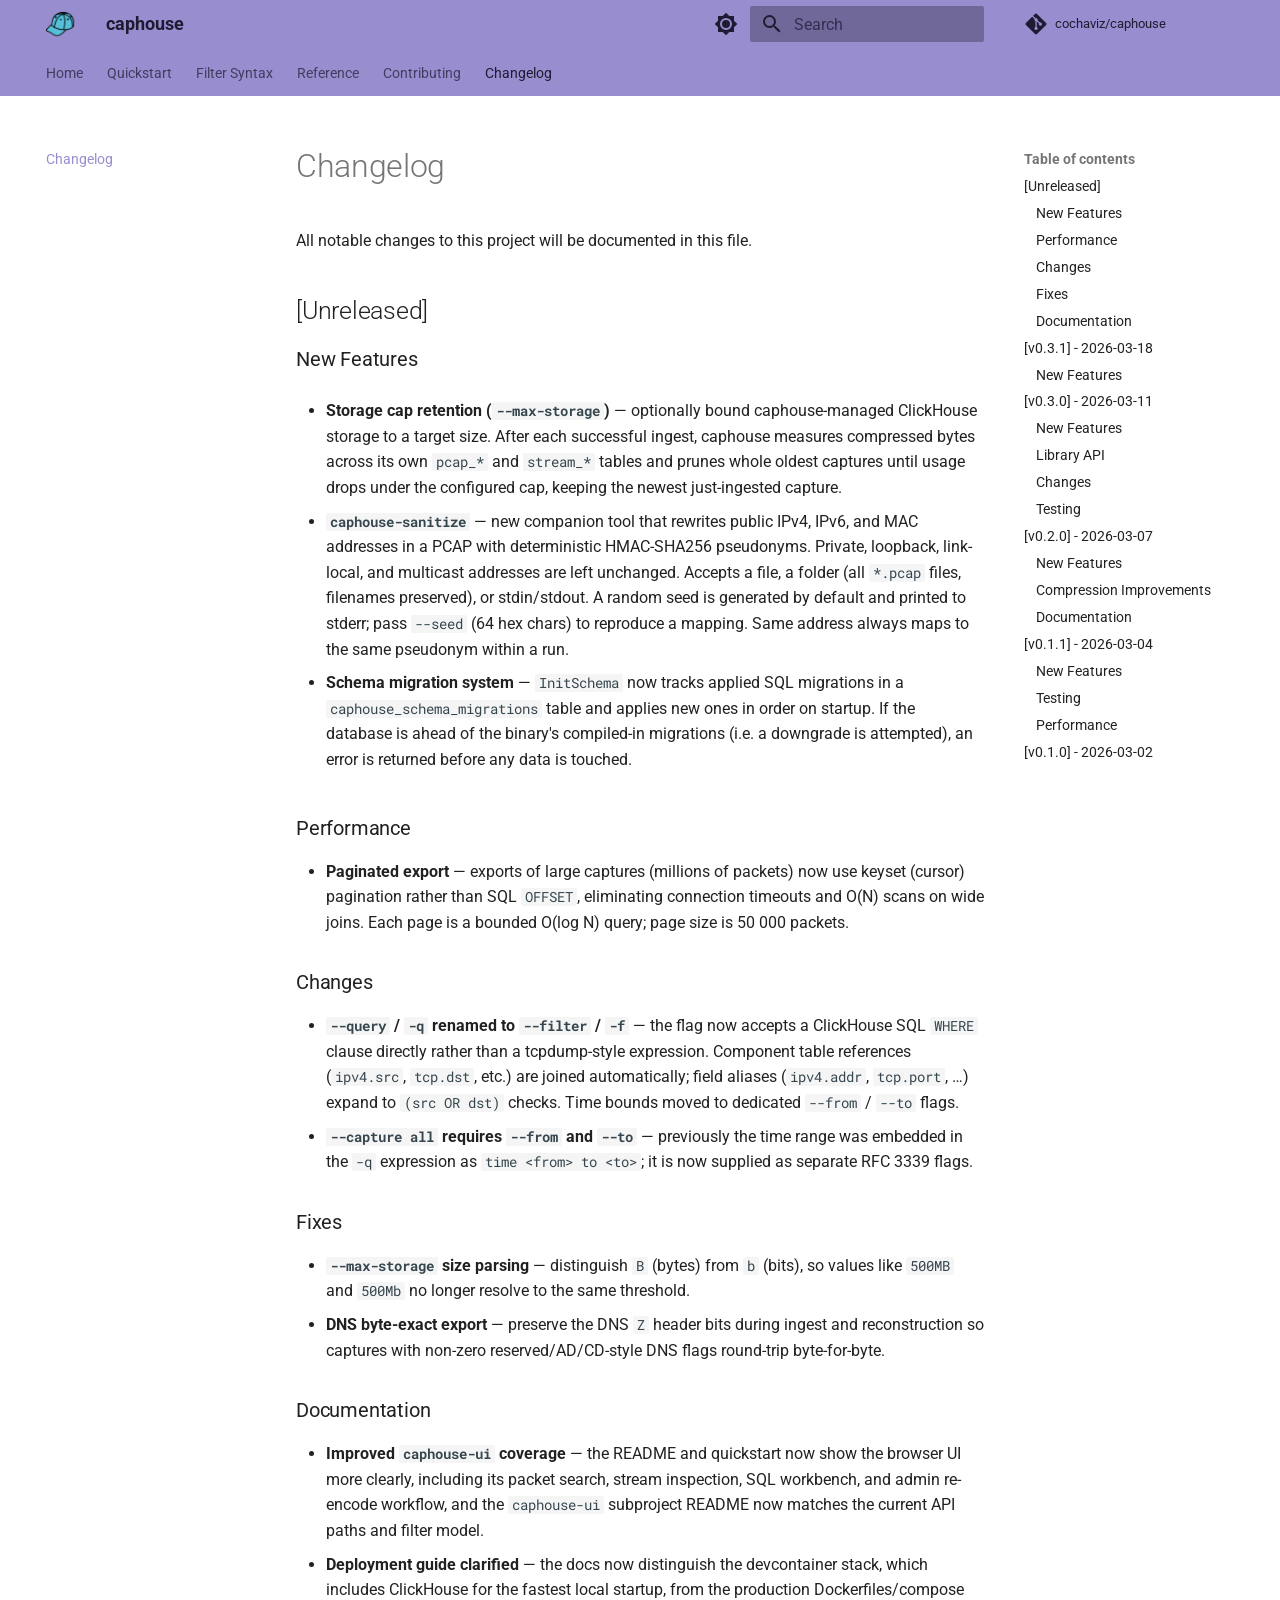
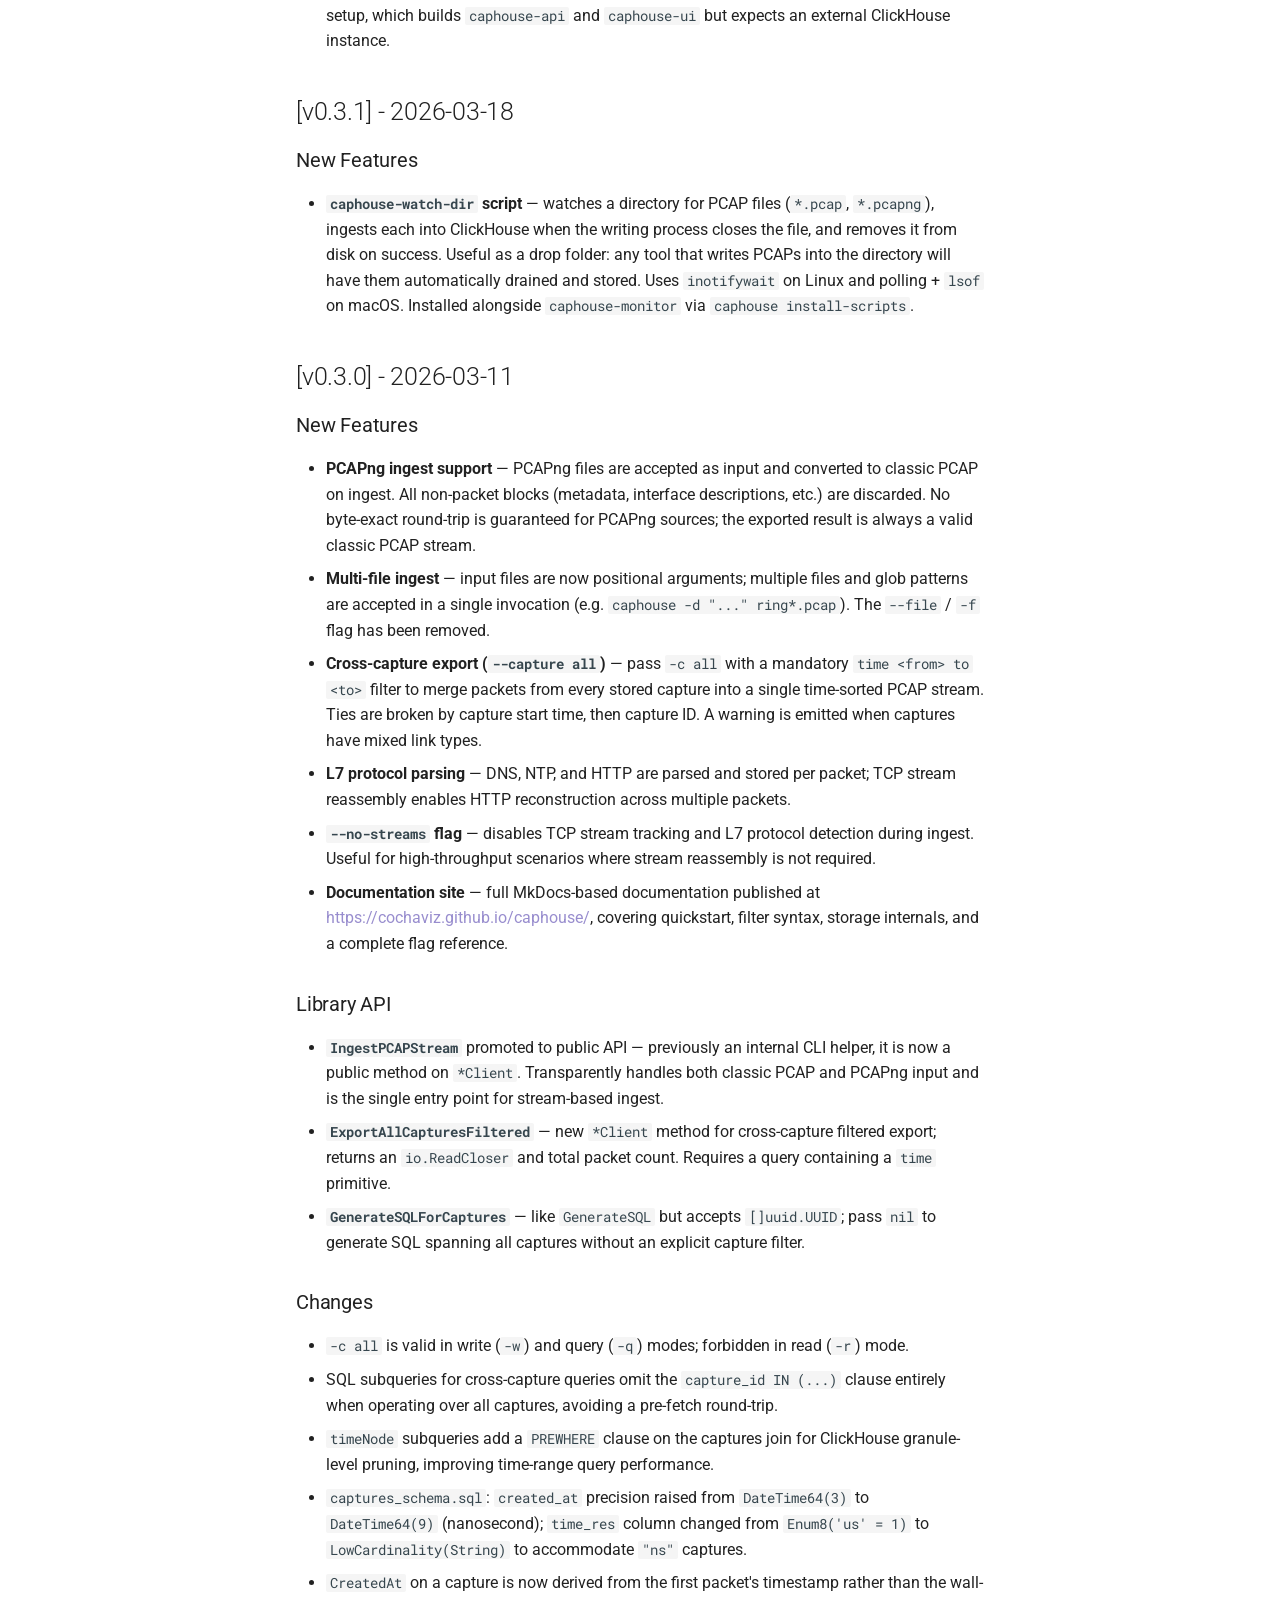
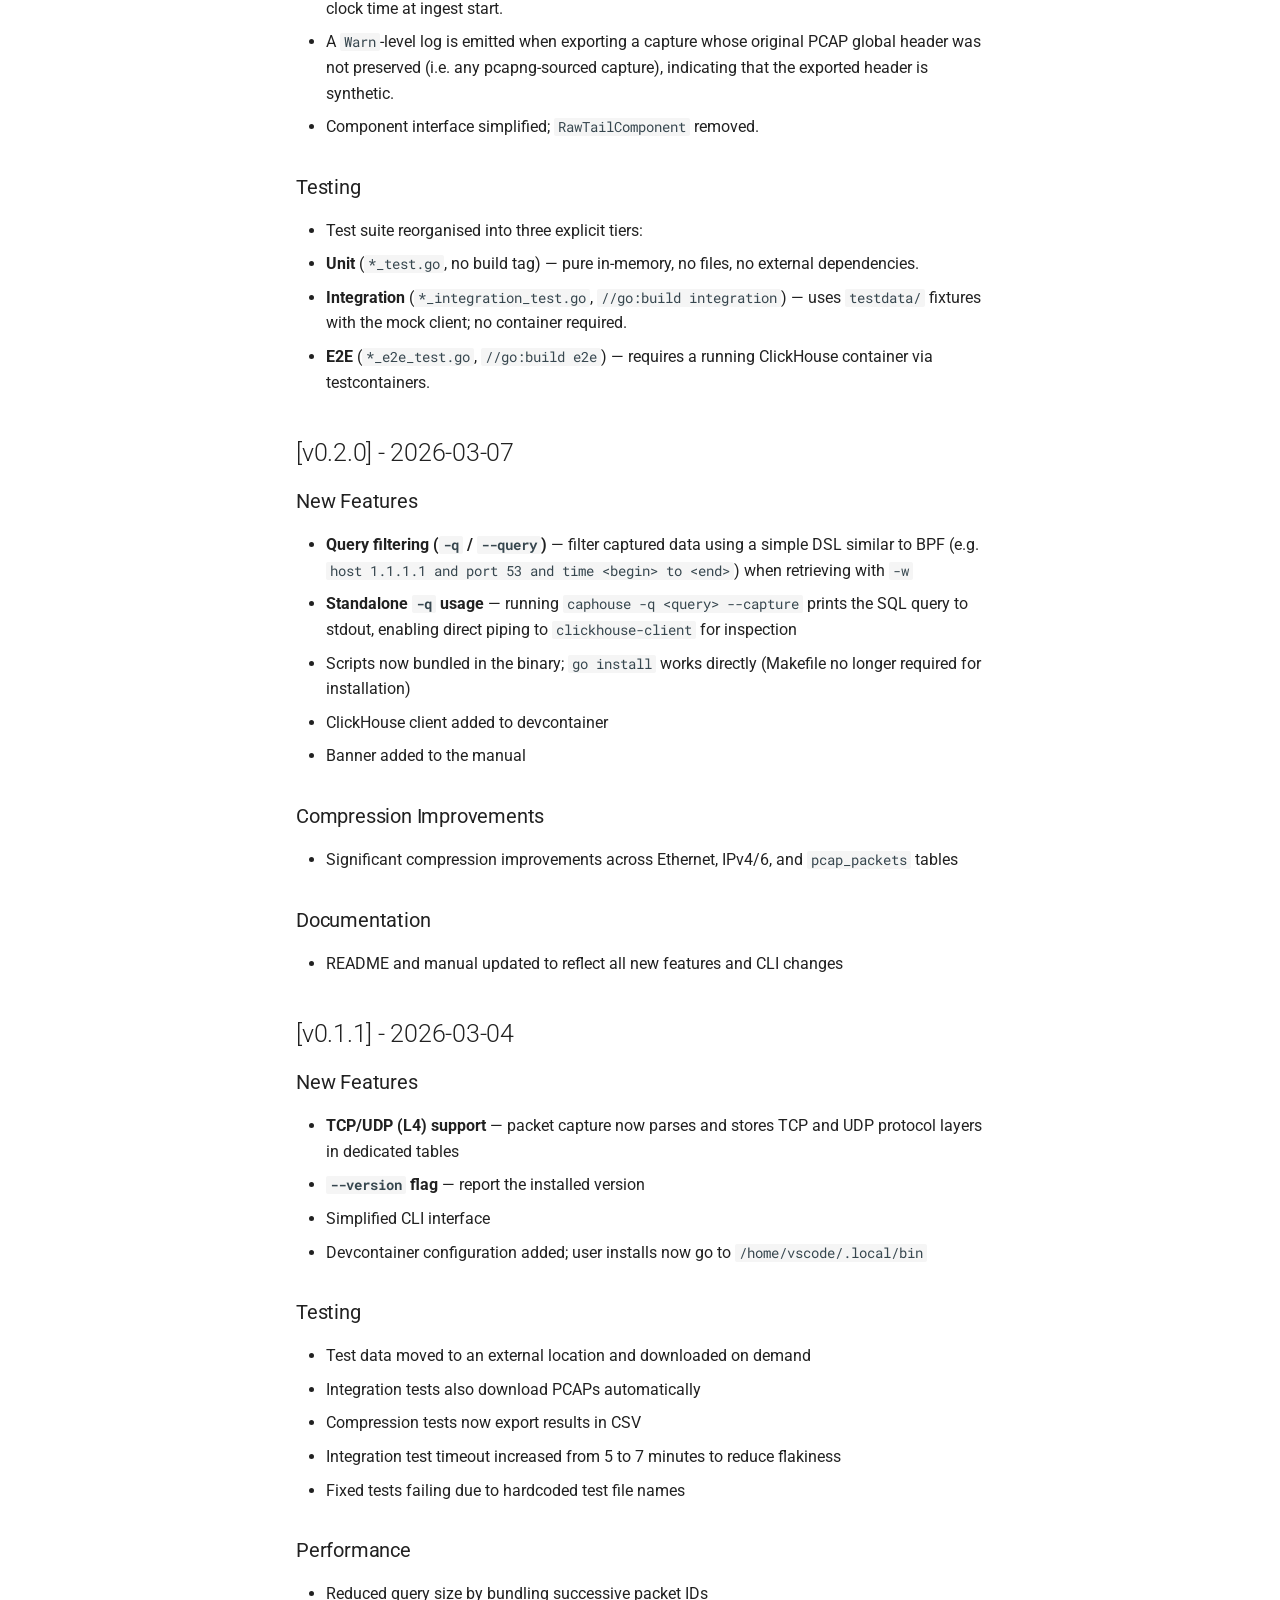
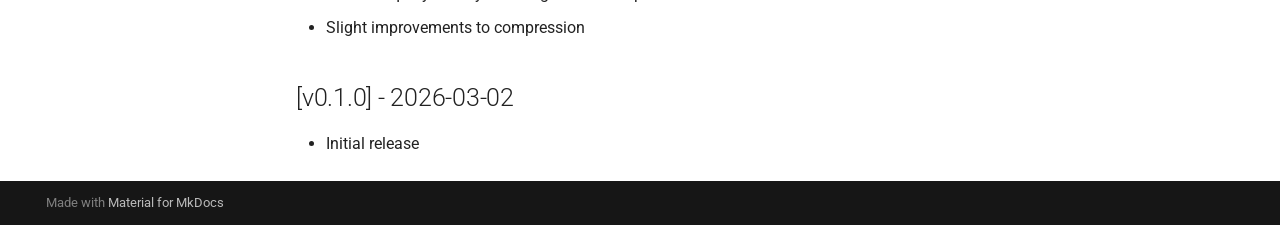
<file: changelog/index.html>
<!doctype html>
<html lang="en" class="no-js">
  <head>
    
      <meta charset="utf-8">
      <meta name="viewport" content="width=device-width,initial-scale=1">
      
        <meta name="description" content="Store and query PCAP files in ClickHouse — parsed, compressed, and reconstructible on demand.">
      
      
      
        <link rel="canonical" href="https://cochaviz.github.io/caphouse/changelog/">
      
      
        <link rel="prev" href="../development/">
      
      
      
        
      
      
      <link rel="icon" href="../assets/images/favicon.png">
      <meta name="generator" content="mkdocs-1.6.1, mkdocs-material-9.7.6">
    
    
      
        <title>Changelog - caphouse</title>
      
    
    
      <link rel="stylesheet" href="../assets/stylesheets/main.484c7ddc.min.css">
      
        
        <link rel="stylesheet" href="../assets/stylesheets/palette.ab4e12ef.min.css">
      
      


    
    
      
    
    
      
        
        
        <link rel="preconnect" href="https://fonts.gstatic.com" crossorigin>
        <link rel="stylesheet" href="https://fonts.googleapis.com/css?family=Roboto:300,300i,400,400i,700,700i%7CRoboto+Mono:400,400i,700,700i&display=fallback">
        <style>:root{--md-text-font:"Roboto";--md-code-font:"Roboto Mono"}</style>
      
    
    
      <link rel="stylesheet" href="../custom.css">
    
    <script>__md_scope=new URL("..",location),__md_hash=e=>[...e].reduce(((e,_)=>(e<<5)-e+_.charCodeAt(0)),0),__md_get=(e,_=localStorage,t=__md_scope)=>JSON.parse(_.getItem(t.pathname+"."+e)),__md_set=(e,_,t=localStorage,a=__md_scope)=>{try{t.setItem(a.pathname+"."+e,JSON.stringify(_))}catch(e){}}</script>
    
      

    
    
  </head>
  
  
    
    
      
    
    
    
    
    <body dir="ltr" data-md-color-scheme="default" data-md-color-primary="indigo" data-md-color-accent="indigo">
  
    
    <input class="md-toggle" data-md-toggle="drawer" type="checkbox" id="__drawer" autocomplete="off">
    <input class="md-toggle" data-md-toggle="search" type="checkbox" id="__search" autocomplete="off">
    <label class="md-overlay" for="__drawer"></label>
    <div data-md-component="skip">
      
        
        <a href="#changelog" class="md-skip">
          Skip to content
        </a>
      
    </div>
    <div data-md-component="announce">
      
    </div>
    
    
      

<header class="md-header" data-md-component="header">
  <nav class="md-header__inner md-grid" aria-label="Header">
    <a href=".." title="caphouse" class="md-header__button md-logo" aria-label="caphouse" data-md-component="logo">
      
  <img src="../caphouse-logo.png" alt="logo">

    </a>
    <label class="md-header__button md-icon" for="__drawer">
      
      <svg xmlns="http://www.w3.org/2000/svg" viewBox="0 0 24 24"><path d="M3 6h18v2H3zm0 5h18v2H3zm0 5h18v2H3z"/></svg>
    </label>
    <div class="md-header__title" data-md-component="header-title">
      <div class="md-header__ellipsis">
        <div class="md-header__topic">
          <span class="md-ellipsis">
            caphouse
          </span>
        </div>
        <div class="md-header__topic" data-md-component="header-topic">
          <span class="md-ellipsis">
            
              Changelog
            
          </span>
        </div>
      </div>
    </div>
    
      
        <form class="md-header__option" data-md-component="palette">
  
    
    
    
    <input class="md-option" data-md-color-media="(prefers-color-scheme: light)" data-md-color-scheme="default" data-md-color-primary="indigo" data-md-color-accent="indigo"  aria-label="Switch to dark mode"  type="radio" name="__palette" id="__palette_0">
    
      <label class="md-header__button md-icon" title="Switch to dark mode" for="__palette_1" hidden>
        <svg xmlns="http://www.w3.org/2000/svg" viewBox="0 0 24 24"><path d="M12 8a4 4 0 0 0-4 4 4 4 0 0 0 4 4 4 4 0 0 0 4-4 4 4 0 0 0-4-4m0 10a6 6 0 0 1-6-6 6 6 0 0 1 6-6 6 6 0 0 1 6 6 6 6 0 0 1-6 6m8-9.31V4h-4.69L12 .69 8.69 4H4v4.69L.69 12 4 15.31V20h4.69L12 23.31 15.31 20H20v-4.69L23.31 12z"/></svg>
      </label>
    
  
    
    
    
    <input class="md-option" data-md-color-media="(prefers-color-scheme: dark)" data-md-color-scheme="slate" data-md-color-primary="indigo" data-md-color-accent="indigo"  aria-label="Switch to light mode"  type="radio" name="__palette" id="__palette_1">
    
      <label class="md-header__button md-icon" title="Switch to light mode" for="__palette_0" hidden>
        <svg xmlns="http://www.w3.org/2000/svg" viewBox="0 0 24 24"><path d="M12 18c-.89 0-1.74-.2-2.5-.55C11.56 16.5 13 14.42 13 12s-1.44-4.5-3.5-5.45C10.26 6.2 11.11 6 12 6a6 6 0 0 1 6 6 6 6 0 0 1-6 6m8-9.31V4h-4.69L12 .69 8.69 4H4v4.69L.69 12 4 15.31V20h4.69L12 23.31 15.31 20H20v-4.69L23.31 12z"/></svg>
      </label>
    
  
</form>
      
    
    
      <script>var palette=__md_get("__palette");if(palette&&palette.color){if("(prefers-color-scheme)"===palette.color.media){var media=matchMedia("(prefers-color-scheme: light)"),input=document.querySelector(media.matches?"[data-md-color-media='(prefers-color-scheme: light)']":"[data-md-color-media='(prefers-color-scheme: dark)']");palette.color.media=input.getAttribute("data-md-color-media"),palette.color.scheme=input.getAttribute("data-md-color-scheme"),palette.color.primary=input.getAttribute("data-md-color-primary"),palette.color.accent=input.getAttribute("data-md-color-accent")}for(var[key,value]of Object.entries(palette.color))document.body.setAttribute("data-md-color-"+key,value)}</script>
    
    
    
      
      
        <label class="md-header__button md-icon" for="__search">
          
          <svg xmlns="http://www.w3.org/2000/svg" viewBox="0 0 24 24"><path d="M9.5 3A6.5 6.5 0 0 1 16 9.5c0 1.61-.59 3.09-1.56 4.23l.27.27h.79l5 5-1.5 1.5-5-5v-.79l-.27-.27A6.52 6.52 0 0 1 9.5 16 6.5 6.5 0 0 1 3 9.5 6.5 6.5 0 0 1 9.5 3m0 2C7 5 5 7 5 9.5S7 14 9.5 14 14 12 14 9.5 12 5 9.5 5"/></svg>
        </label>
        <div class="md-search" data-md-component="search" role="dialog">
  <label class="md-search__overlay" for="__search"></label>
  <div class="md-search__inner" role="search">
    <form class="md-search__form" name="search">
      <input type="text" class="md-search__input" name="query" aria-label="Search" placeholder="Search" autocapitalize="off" autocorrect="off" autocomplete="off" spellcheck="false" data-md-component="search-query" required>
      <label class="md-search__icon md-icon" for="__search">
        
        <svg xmlns="http://www.w3.org/2000/svg" viewBox="0 0 24 24"><path d="M9.5 3A6.5 6.5 0 0 1 16 9.5c0 1.61-.59 3.09-1.56 4.23l.27.27h.79l5 5-1.5 1.5-5-5v-.79l-.27-.27A6.52 6.52 0 0 1 9.5 16 6.5 6.5 0 0 1 3 9.5 6.5 6.5 0 0 1 9.5 3m0 2C7 5 5 7 5 9.5S7 14 9.5 14 14 12 14 9.5 12 5 9.5 5"/></svg>
        
        <svg xmlns="http://www.w3.org/2000/svg" viewBox="0 0 24 24"><path d="M20 11v2H8l5.5 5.5-1.42 1.42L4.16 12l7.92-7.92L13.5 5.5 8 11z"/></svg>
      </label>
      <nav class="md-search__options" aria-label="Search">
        
        <button type="reset" class="md-search__icon md-icon" title="Clear" aria-label="Clear" tabindex="-1">
          
          <svg xmlns="http://www.w3.org/2000/svg" viewBox="0 0 24 24"><path d="M19 6.41 17.59 5 12 10.59 6.41 5 5 6.41 10.59 12 5 17.59 6.41 19 12 13.41 17.59 19 19 17.59 13.41 12z"/></svg>
        </button>
      </nav>
      
    </form>
    <div class="md-search__output">
      <div class="md-search__scrollwrap" tabindex="0" data-md-scrollfix>
        <div class="md-search-result" data-md-component="search-result">
          <div class="md-search-result__meta">
            Initializing search
          </div>
          <ol class="md-search-result__list" role="presentation"></ol>
        </div>
      </div>
    </div>
  </div>
</div>
      
    
    
      <div class="md-header__source">
        <a href="https://github.com/cochaviz/caphouse" title="Go to repository" class="md-source" data-md-component="source">
  <div class="md-source__icon md-icon">
    
    <svg xmlns="http://www.w3.org/2000/svg" viewBox="0 0 448 512"><!--! Font Awesome Free 7.1.0 by @fontawesome - https://fontawesome.com License - https://fontawesome.com/license/free (Icons: CC BY 4.0, Fonts: SIL OFL 1.1, Code: MIT License) Copyright 2025 Fonticons, Inc.--><path d="M439.6 236.1 244 40.5c-5.4-5.5-12.8-8.5-20.4-8.5s-15 3-20.4 8.4L162.5 81l51.5 51.5c27.1-9.1 52.7 16.8 43.4 43.7l49.7 49.7c34.2-11.8 61.2 31 35.5 56.7-26.5 26.5-70.2-2.9-56-37.3L240.3 199v121.9c25.3 12.5 22.3 41.8 9.1 55-6.4 6.4-15.2 10.1-24.3 10.1s-17.8-3.6-24.3-10.1c-17.6-17.6-11.1-46.9 11.2-56v-123c-20.8-8.5-24.6-30.7-18.6-45L142.6 101 8.5 235.1C3 240.6 0 247.9 0 255.5s3 15 8.5 20.4l195.6 195.7c5.4 5.4 12.7 8.4 20.4 8.4s15-3 20.4-8.4l194.7-194.7c5.4-5.4 8.4-12.8 8.4-20.4s-3-15-8.4-20.4"/></svg>
  </div>
  <div class="md-source__repository">
    cochaviz/caphouse
  </div>
</a>
      </div>
    
  </nav>
  
</header>
    
    <div class="md-container" data-md-component="container">
      
      
        
          
            
<nav class="md-tabs" aria-label="Tabs" data-md-component="tabs">
  <div class="md-grid">
    <ul class="md-tabs__list">
      
        
  
  
  
  
    <li class="md-tabs__item">
      <a href=".." class="md-tabs__link">
        
  
  
    
  
  Home

      </a>
    </li>
  

      
        
  
  
  
  
    <li class="md-tabs__item">
      <a href="../quickstart/" class="md-tabs__link">
        
  
  
    
  
  Quickstart

      </a>
    </li>
  

      
        
  
  
  
  
    <li class="md-tabs__item">
      <a href="../filters/" class="md-tabs__link">
        
  
  
    
  
  Filter Syntax

      </a>
    </li>
  

      
        
  
  
  
  
    
    
      <li class="md-tabs__item">
        <a href="../reference/" class="md-tabs__link">
          
  
  
  Reference

        </a>
      </li>
    
  

      
        
  
  
  
  
    
    
      <li class="md-tabs__item">
        <a href="../development/" class="md-tabs__link">
          
  
  
  Contributing

        </a>
      </li>
    
  

      
        
  
  
  
    
  
  
    <li class="md-tabs__item md-tabs__item--active">
      <a href="./" class="md-tabs__link">
        
  
  
    
  
  Changelog

      </a>
    </li>
  

      
    </ul>
  </div>
</nav>
          
        
      
      <main class="md-main" data-md-component="main">
        <div class="md-main__inner md-grid">
          
            
              
              <div class="md-sidebar md-sidebar--primary" data-md-component="sidebar" data-md-type="navigation" >
                <div class="md-sidebar__scrollwrap">
                  <div class="md-sidebar__inner">
                    


  


<nav class="md-nav md-nav--primary md-nav--lifted" aria-label="Navigation" data-md-level="0">
  <label class="md-nav__title" for="__drawer">
    <a href=".." title="caphouse" class="md-nav__button md-logo" aria-label="caphouse" data-md-component="logo">
      
  <img src="../caphouse-logo.png" alt="logo">

    </a>
    caphouse
  </label>
  
    <div class="md-nav__source">
      <a href="https://github.com/cochaviz/caphouse" title="Go to repository" class="md-source" data-md-component="source">
  <div class="md-source__icon md-icon">
    
    <svg xmlns="http://www.w3.org/2000/svg" viewBox="0 0 448 512"><!--! Font Awesome Free 7.1.0 by @fontawesome - https://fontawesome.com License - https://fontawesome.com/license/free (Icons: CC BY 4.0, Fonts: SIL OFL 1.1, Code: MIT License) Copyright 2025 Fonticons, Inc.--><path d="M439.6 236.1 244 40.5c-5.4-5.5-12.8-8.5-20.4-8.5s-15 3-20.4 8.4L162.5 81l51.5 51.5c27.1-9.1 52.7 16.8 43.4 43.7l49.7 49.7c34.2-11.8 61.2 31 35.5 56.7-26.5 26.5-70.2-2.9-56-37.3L240.3 199v121.9c25.3 12.5 22.3 41.8 9.1 55-6.4 6.4-15.2 10.1-24.3 10.1s-17.8-3.6-24.3-10.1c-17.6-17.6-11.1-46.9 11.2-56v-123c-20.8-8.5-24.6-30.7-18.6-45L142.6 101 8.5 235.1C3 240.6 0 247.9 0 255.5s3 15 8.5 20.4l195.6 195.7c5.4 5.4 12.7 8.4 20.4 8.4s15-3 20.4-8.4l194.7-194.7c5.4-5.4 8.4-12.8 8.4-20.4s-3-15-8.4-20.4"/></svg>
  </div>
  <div class="md-source__repository">
    cochaviz/caphouse
  </div>
</a>
    </div>
  
  <ul class="md-nav__list" data-md-scrollfix>
    
      
      
  
  
  
  
    <li class="md-nav__item">
      <a href=".." class="md-nav__link">
        
  
  
  <span class="md-ellipsis">
    
  
    Home
  

    
  </span>
  
  

      </a>
    </li>
  

    
      
      
  
  
  
  
    <li class="md-nav__item">
      <a href="../quickstart/" class="md-nav__link">
        
  
  
  <span class="md-ellipsis">
    
  
    Quickstart
  

    
  </span>
  
  

      </a>
    </li>
  

    
      
      
  
  
  
  
    <li class="md-nav__item">
      <a href="../filters/" class="md-nav__link">
        
  
  
  <span class="md-ellipsis">
    
  
    Filter Syntax
  

    
  </span>
  
  

      </a>
    </li>
  

    
      
      
  
  
  
  
    
    
    
    
      
      
    
    
    <li class="md-nav__item md-nav__item--nested">
      
        
        
        <input class="md-nav__toggle md-toggle " type="checkbox" id="__nav_4" >
        
          
          <label class="md-nav__link" for="__nav_4" id="__nav_4_label" tabindex="0">
            
  
  
  <span class="md-ellipsis">
    
  
    Reference
  

    
  </span>
  
  

            <span class="md-nav__icon md-icon"></span>
          </label>
        
        <nav class="md-nav" data-md-level="1" aria-labelledby="__nav_4_label" aria-expanded="false">
          <label class="md-nav__title" for="__nav_4">
            <span class="md-nav__icon md-icon"></span>
            
  
    Reference
  

          </label>
          <ul class="md-nav__list" data-md-scrollfix>
            
              
                
  
  
  
  
    <li class="md-nav__item">
      <a href="../reference/" class="md-nav__link">
        
  
  
  <span class="md-ellipsis">
    
  
    All Flags
  

    
  </span>
  
  

      </a>
    </li>
  

              
            
              
                
  
  
  
  
    <li class="md-nav__item">
      <a href="../storage/" class="md-nav__link">
        
  
  
  <span class="md-ellipsis">
    
  
    Storage & Compression
  

    
  </span>
  
  

      </a>
    </li>
  

              
            
          </ul>
        </nav>
      
    </li>
  

    
      
      
  
  
  
  
    
    
    
    
      
      
    
    
    <li class="md-nav__item md-nav__item--nested">
      
        
        
        <input class="md-nav__toggle md-toggle " type="checkbox" id="__nav_5" >
        
          
          <label class="md-nav__link" for="__nav_5" id="__nav_5_label" tabindex="0">
            
  
  
  <span class="md-ellipsis">
    
  
    Contributing
  

    
  </span>
  
  

            <span class="md-nav__icon md-icon"></span>
          </label>
        
        <nav class="md-nav" data-md-level="1" aria-labelledby="__nav_5_label" aria-expanded="false">
          <label class="md-nav__title" for="__nav_5">
            <span class="md-nav__icon md-icon"></span>
            
  
    Contributing
  

          </label>
          <ul class="md-nav__list" data-md-scrollfix>
            
              
                
  
  
  
  
    <li class="md-nav__item">
      <a href="../development/" class="md-nav__link">
        
  
  
  <span class="md-ellipsis">
    
  
    Development
  

    
  </span>
  
  

      </a>
    </li>
  

              
            
          </ul>
        </nav>
      
    </li>
  

    
      
      
  
  
    
  
  
  
    <li class="md-nav__item md-nav__item--active">
      
      <input class="md-nav__toggle md-toggle" type="checkbox" id="__toc">
      
      
        
      
      
        <label class="md-nav__link md-nav__link--active" for="__toc">
          
  
  
  <span class="md-ellipsis">
    
  
    Changelog
  

    
  </span>
  
  

          <span class="md-nav__icon md-icon"></span>
        </label>
      
      <a href="./" class="md-nav__link md-nav__link--active">
        
  
  
  <span class="md-ellipsis">
    
  
    Changelog
  

    
  </span>
  
  

      </a>
      
        

<nav class="md-nav md-nav--secondary" aria-label="Table of contents">
  
  
  
    
  
  
    <label class="md-nav__title" for="__toc">
      <span class="md-nav__icon md-icon"></span>
      Table of contents
    </label>
    <ul class="md-nav__list" data-md-component="toc" data-md-scrollfix>
      
        <li class="md-nav__item">
  <a href="#unreleased" class="md-nav__link">
    <span class="md-ellipsis">
      
        [Unreleased]
      
    </span>
  </a>
  
    <nav class="md-nav" aria-label="[Unreleased]">
      <ul class="md-nav__list">
        
          <li class="md-nav__item">
  <a href="#new-features" class="md-nav__link">
    <span class="md-ellipsis">
      
        New Features
      
    </span>
  </a>
  
</li>
        
          <li class="md-nav__item">
  <a href="#performance" class="md-nav__link">
    <span class="md-ellipsis">
      
        Performance
      
    </span>
  </a>
  
</li>
        
          <li class="md-nav__item">
  <a href="#changes" class="md-nav__link">
    <span class="md-ellipsis">
      
        Changes
      
    </span>
  </a>
  
</li>
        
          <li class="md-nav__item">
  <a href="#fixes" class="md-nav__link">
    <span class="md-ellipsis">
      
        Fixes
      
    </span>
  </a>
  
</li>
        
          <li class="md-nav__item">
  <a href="#documentation" class="md-nav__link">
    <span class="md-ellipsis">
      
        Documentation
      
    </span>
  </a>
  
</li>
        
      </ul>
    </nav>
  
</li>
      
        <li class="md-nav__item">
  <a href="#v031-2026-03-18" class="md-nav__link">
    <span class="md-ellipsis">
      
        [v0.3.1] - 2026-03-18
      
    </span>
  </a>
  
    <nav class="md-nav" aria-label="[v0.3.1] - 2026-03-18">
      <ul class="md-nav__list">
        
          <li class="md-nav__item">
  <a href="#new-features_1" class="md-nav__link">
    <span class="md-ellipsis">
      
        New Features
      
    </span>
  </a>
  
</li>
        
      </ul>
    </nav>
  
</li>
      
        <li class="md-nav__item">
  <a href="#v030-2026-03-11" class="md-nav__link">
    <span class="md-ellipsis">
      
        [v0.3.0] - 2026-03-11
      
    </span>
  </a>
  
    <nav class="md-nav" aria-label="[v0.3.0] - 2026-03-11">
      <ul class="md-nav__list">
        
          <li class="md-nav__item">
  <a href="#new-features_2" class="md-nav__link">
    <span class="md-ellipsis">
      
        New Features
      
    </span>
  </a>
  
</li>
        
          <li class="md-nav__item">
  <a href="#library-api" class="md-nav__link">
    <span class="md-ellipsis">
      
        Library API
      
    </span>
  </a>
  
</li>
        
          <li class="md-nav__item">
  <a href="#changes_1" class="md-nav__link">
    <span class="md-ellipsis">
      
        Changes
      
    </span>
  </a>
  
</li>
        
          <li class="md-nav__item">
  <a href="#testing" class="md-nav__link">
    <span class="md-ellipsis">
      
        Testing
      
    </span>
  </a>
  
</li>
        
      </ul>
    </nav>
  
</li>
      
        <li class="md-nav__item">
  <a href="#v020-2026-03-07" class="md-nav__link">
    <span class="md-ellipsis">
      
        [v0.2.0] - 2026-03-07
      
    </span>
  </a>
  
    <nav class="md-nav" aria-label="[v0.2.0] - 2026-03-07">
      <ul class="md-nav__list">
        
          <li class="md-nav__item">
  <a href="#new-features_3" class="md-nav__link">
    <span class="md-ellipsis">
      
        New Features
      
    </span>
  </a>
  
</li>
        
          <li class="md-nav__item">
  <a href="#compression-improvements" class="md-nav__link">
    <span class="md-ellipsis">
      
        Compression Improvements
      
    </span>
  </a>
  
</li>
        
          <li class="md-nav__item">
  <a href="#documentation_1" class="md-nav__link">
    <span class="md-ellipsis">
      
        Documentation
      
    </span>
  </a>
  
</li>
        
      </ul>
    </nav>
  
</li>
      
        <li class="md-nav__item">
  <a href="#v011-2026-03-04" class="md-nav__link">
    <span class="md-ellipsis">
      
        [v0.1.1] - 2026-03-04
      
    </span>
  </a>
  
    <nav class="md-nav" aria-label="[v0.1.1] - 2026-03-04">
      <ul class="md-nav__list">
        
          <li class="md-nav__item">
  <a href="#new-features_4" class="md-nav__link">
    <span class="md-ellipsis">
      
        New Features
      
    </span>
  </a>
  
</li>
        
          <li class="md-nav__item">
  <a href="#testing_1" class="md-nav__link">
    <span class="md-ellipsis">
      
        Testing
      
    </span>
  </a>
  
</li>
        
          <li class="md-nav__item">
  <a href="#performance_1" class="md-nav__link">
    <span class="md-ellipsis">
      
        Performance
      
    </span>
  </a>
  
</li>
        
      </ul>
    </nav>
  
</li>
      
        <li class="md-nav__item">
  <a href="#v010-2026-03-02" class="md-nav__link">
    <span class="md-ellipsis">
      
        [v0.1.0] - 2026-03-02
      
    </span>
  </a>
  
</li>
      
    </ul>
  
</nav>
      
    </li>
  

    
  </ul>
</nav>
                  </div>
                </div>
              </div>
            
            
              
              <div class="md-sidebar md-sidebar--secondary" data-md-component="sidebar" data-md-type="toc" >
                <div class="md-sidebar__scrollwrap">
                  <div class="md-sidebar__inner">
                    

<nav class="md-nav md-nav--secondary" aria-label="Table of contents">
  
  
  
    
  
  
    <label class="md-nav__title" for="__toc">
      <span class="md-nav__icon md-icon"></span>
      Table of contents
    </label>
    <ul class="md-nav__list" data-md-component="toc" data-md-scrollfix>
      
        <li class="md-nav__item">
  <a href="#unreleased" class="md-nav__link">
    <span class="md-ellipsis">
      
        [Unreleased]
      
    </span>
  </a>
  
    <nav class="md-nav" aria-label="[Unreleased]">
      <ul class="md-nav__list">
        
          <li class="md-nav__item">
  <a href="#new-features" class="md-nav__link">
    <span class="md-ellipsis">
      
        New Features
      
    </span>
  </a>
  
</li>
        
          <li class="md-nav__item">
  <a href="#performance" class="md-nav__link">
    <span class="md-ellipsis">
      
        Performance
      
    </span>
  </a>
  
</li>
        
          <li class="md-nav__item">
  <a href="#changes" class="md-nav__link">
    <span class="md-ellipsis">
      
        Changes
      
    </span>
  </a>
  
</li>
        
          <li class="md-nav__item">
  <a href="#fixes" class="md-nav__link">
    <span class="md-ellipsis">
      
        Fixes
      
    </span>
  </a>
  
</li>
        
          <li class="md-nav__item">
  <a href="#documentation" class="md-nav__link">
    <span class="md-ellipsis">
      
        Documentation
      
    </span>
  </a>
  
</li>
        
      </ul>
    </nav>
  
</li>
      
        <li class="md-nav__item">
  <a href="#v031-2026-03-18" class="md-nav__link">
    <span class="md-ellipsis">
      
        [v0.3.1] - 2026-03-18
      
    </span>
  </a>
  
    <nav class="md-nav" aria-label="[v0.3.1] - 2026-03-18">
      <ul class="md-nav__list">
        
          <li class="md-nav__item">
  <a href="#new-features_1" class="md-nav__link">
    <span class="md-ellipsis">
      
        New Features
      
    </span>
  </a>
  
</li>
        
      </ul>
    </nav>
  
</li>
      
        <li class="md-nav__item">
  <a href="#v030-2026-03-11" class="md-nav__link">
    <span class="md-ellipsis">
      
        [v0.3.0] - 2026-03-11
      
    </span>
  </a>
  
    <nav class="md-nav" aria-label="[v0.3.0] - 2026-03-11">
      <ul class="md-nav__list">
        
          <li class="md-nav__item">
  <a href="#new-features_2" class="md-nav__link">
    <span class="md-ellipsis">
      
        New Features
      
    </span>
  </a>
  
</li>
        
          <li class="md-nav__item">
  <a href="#library-api" class="md-nav__link">
    <span class="md-ellipsis">
      
        Library API
      
    </span>
  </a>
  
</li>
        
          <li class="md-nav__item">
  <a href="#changes_1" class="md-nav__link">
    <span class="md-ellipsis">
      
        Changes
      
    </span>
  </a>
  
</li>
        
          <li class="md-nav__item">
  <a href="#testing" class="md-nav__link">
    <span class="md-ellipsis">
      
        Testing
      
    </span>
  </a>
  
</li>
        
      </ul>
    </nav>
  
</li>
      
        <li class="md-nav__item">
  <a href="#v020-2026-03-07" class="md-nav__link">
    <span class="md-ellipsis">
      
        [v0.2.0] - 2026-03-07
      
    </span>
  </a>
  
    <nav class="md-nav" aria-label="[v0.2.0] - 2026-03-07">
      <ul class="md-nav__list">
        
          <li class="md-nav__item">
  <a href="#new-features_3" class="md-nav__link">
    <span class="md-ellipsis">
      
        New Features
      
    </span>
  </a>
  
</li>
        
          <li class="md-nav__item">
  <a href="#compression-improvements" class="md-nav__link">
    <span class="md-ellipsis">
      
        Compression Improvements
      
    </span>
  </a>
  
</li>
        
          <li class="md-nav__item">
  <a href="#documentation_1" class="md-nav__link">
    <span class="md-ellipsis">
      
        Documentation
      
    </span>
  </a>
  
</li>
        
      </ul>
    </nav>
  
</li>
      
        <li class="md-nav__item">
  <a href="#v011-2026-03-04" class="md-nav__link">
    <span class="md-ellipsis">
      
        [v0.1.1] - 2026-03-04
      
    </span>
  </a>
  
    <nav class="md-nav" aria-label="[v0.1.1] - 2026-03-04">
      <ul class="md-nav__list">
        
          <li class="md-nav__item">
  <a href="#new-features_4" class="md-nav__link">
    <span class="md-ellipsis">
      
        New Features
      
    </span>
  </a>
  
</li>
        
          <li class="md-nav__item">
  <a href="#testing_1" class="md-nav__link">
    <span class="md-ellipsis">
      
        Testing
      
    </span>
  </a>
  
</li>
        
          <li class="md-nav__item">
  <a href="#performance_1" class="md-nav__link">
    <span class="md-ellipsis">
      
        Performance
      
    </span>
  </a>
  
</li>
        
      </ul>
    </nav>
  
</li>
      
        <li class="md-nav__item">
  <a href="#v010-2026-03-02" class="md-nav__link">
    <span class="md-ellipsis">
      
        [v0.1.0] - 2026-03-02
      
    </span>
  </a>
  
</li>
      
    </ul>
  
</nav>
                  </div>
                </div>
              </div>
            
          
          
            <div class="md-content" data-md-component="content">
              
              <article class="md-content__inner md-typeset">
                
                  


  
  


<h1 id="changelog">Changelog</h1>
<p>All notable changes to this project will be documented in this file.</p>
<h2 id="unreleased">[Unreleased]</h2>
<h3 id="new-features">New Features</h3>
<ul>
<li>
<p><strong>Storage cap retention (<code>--max-storage</code>)</strong> — optionally bound
  caphouse-managed ClickHouse storage to a target size. After each successful
  ingest, caphouse measures compressed bytes across its own <code>pcap_*</code> and
  <code>stream_*</code> tables and prunes whole oldest captures until usage drops under
  the configured cap, keeping the newest just-ingested capture.</p>
</li>
<li>
<p><strong><code>caphouse-sanitize</code></strong> — new companion tool that rewrites public IPv4,
  IPv6, and MAC addresses in a PCAP with deterministic HMAC-SHA256 pseudonyms.
  Private, loopback, link-local, and multicast addresses are left unchanged.
  Accepts a file, a folder (all <code>*.pcap</code> files, filenames preserved), or
  stdin/stdout. A random seed is generated by default and printed to stderr;
  pass <code>--seed</code> (64 hex chars) to reproduce a mapping. Same address always
  maps to the same pseudonym within a run.</p>
</li>
<li>
<p><strong>Schema migration system</strong> — <code>InitSchema</code> now tracks applied SQL migrations
  in a <code>caphouse_schema_migrations</code> table and applies new ones in order on
  startup. If the database is ahead of the binary's compiled-in migrations
  (i.e. a downgrade is attempted), an error is returned before any data is
  touched.</p>
</li>
</ul>
<h3 id="performance">Performance</h3>
<ul>
<li><strong>Paginated export</strong> — exports of large captures (millions of packets) now
  use keyset (cursor) pagination rather than SQL <code>OFFSET</code>, eliminating
  connection timeouts and O(N) scans on wide joins. Each page is a bounded
  O(log N) query; page size is 50 000 packets.</li>
</ul>
<h3 id="changes">Changes</h3>
<ul>
<li><strong><code>--query</code> / <code>-q</code> renamed to <code>--filter</code> / <code>-f</code></strong> — the flag now accepts a
  ClickHouse SQL <code>WHERE</code> clause directly rather than a tcpdump-style expression.
  Component table references (<code>ipv4.src</code>, <code>tcp.dst</code>, etc.) are joined
  automatically; field aliases (<code>ipv4.addr</code>, <code>tcp.port</code>, …) expand to
  <code>(src OR dst)</code> checks. Time bounds moved to dedicated <code>--from</code> / <code>--to</code> flags.</li>
<li><strong><code>--capture all</code> requires <code>--from</code> and <code>--to</code></strong> — previously the time range
  was embedded in the <code>-q</code> expression as <code>time &lt;from&gt; to &lt;to&gt;</code>; it is now
  supplied as separate RFC 3339 flags.</li>
</ul>
<h3 id="fixes">Fixes</h3>
<ul>
<li><strong><code>--max-storage</code> size parsing</strong> — distinguish <code>B</code> (bytes) from <code>b</code>
  (bits), so values like <code>500MB</code> and <code>500Mb</code> no longer resolve to the same
  threshold.</li>
<li><strong>DNS byte-exact export</strong> — preserve the DNS <code>Z</code> header bits during ingest
  and reconstruction so captures with non-zero reserved/AD/CD-style DNS flags
  round-trip byte-for-byte.</li>
</ul>
<h3 id="documentation">Documentation</h3>
<ul>
<li><strong>Improved <code>caphouse-ui</code> coverage</strong> — the README and quickstart now show the
  browser UI more clearly, including its packet search, stream inspection, SQL
  workbench, and admin re-encode workflow, and the <code>caphouse-ui</code> subproject
  README now matches the current API paths and filter model.</li>
<li><strong>Deployment guide clarified</strong> — the docs now distinguish the devcontainer
  stack, which includes ClickHouse for the fastest local startup, from the
  production Dockerfiles/compose setup, which builds <code>caphouse-api</code> and
  <code>caphouse-ui</code> but expects an external ClickHouse instance.</li>
</ul>
<h2 id="v031-2026-03-18">[v0.3.1] - 2026-03-18</h2>
<h3 id="new-features_1">New Features</h3>
<ul>
<li><strong><code>caphouse-watch-dir</code> script</strong> — watches a directory for PCAP files
  (<code>*.pcap</code>, <code>*.pcapng</code>), ingests each into ClickHouse when the writing
  process closes the file, and removes it from disk on success. Useful as a
  drop folder: any tool that writes PCAPs into the directory will have them
  automatically drained and stored. Uses <code>inotifywait</code> on Linux and
  polling + <code>lsof</code> on macOS. Installed alongside <code>caphouse-monitor</code> via
  <code>caphouse install-scripts</code>.</li>
</ul>
<h2 id="v030-2026-03-11">[v0.3.0] - 2026-03-11</h2>
<h3 id="new-features_2">New Features</h3>
<ul>
<li><strong>PCAPng ingest support</strong> — PCAPng files are accepted as input and converted
  to classic PCAP on ingest. All non-packet blocks (metadata, interface
  descriptions, etc.) are discarded. No byte-exact round-trip is guaranteed for
  PCAPng sources; the exported result is always a valid classic PCAP stream.</li>
<li><strong>Multi-file ingest</strong> — input files are now positional arguments; multiple
  files and glob patterns are accepted in a single invocation (e.g.
  <code>caphouse -d "..." ring*.pcap</code>). The <code>--file</code> / <code>-f</code> flag has been removed.</li>
<li><strong>Cross-capture export (<code>--capture all</code>)</strong> — pass <code>-c all</code> with a mandatory
  <code>time &lt;from&gt; to &lt;to&gt;</code> filter to merge packets from every stored capture into
  a single time-sorted PCAP stream. Ties are broken by capture start time, then
  capture ID. A warning is emitted when captures have mixed link types.</li>
<li><strong>L7 protocol parsing</strong> — DNS, NTP, and HTTP are parsed and stored per packet;
  TCP stream reassembly enables HTTP reconstruction across multiple packets.</li>
<li><strong><code>--no-streams</code> flag</strong> — disables TCP stream tracking and L7 protocol
  detection during ingest. Useful for high-throughput scenarios where stream
  reassembly is not required.</li>
<li><strong>Documentation site</strong> — full MkDocs-based documentation published at
  <a href="https://cochaviz.github.io/caphouse/">https://cochaviz.github.io/caphouse/</a>, covering quickstart, filter syntax,
  storage internals, and a complete flag reference.</li>
</ul>
<h3 id="library-api">Library API</h3>
<ul>
<li><strong><code>IngestPCAPStream</code></strong> promoted to public API — previously an internal CLI
  helper, it is now a public method on <code>*Client</code>. Transparently handles both
  classic PCAP and PCAPng input and is the single entry point for stream-based
  ingest.</li>
<li><strong><code>ExportAllCapturesFiltered</code></strong> — new <code>*Client</code> method for cross-capture
  filtered export; returns an <code>io.ReadCloser</code> and total packet count. Requires
  a query containing a <code>time</code> primitive.</li>
<li><strong><code>GenerateSQLForCaptures</code></strong> — like <code>GenerateSQL</code> but accepts <code>[]uuid.UUID</code>;
  pass <code>nil</code> to generate SQL spanning all captures without an explicit capture
  filter.</li>
</ul>
<h3 id="changes_1">Changes</h3>
<ul>
<li><code>-c all</code> is valid in write (<code>-w</code>) and query (<code>-q</code>) modes; forbidden in read
  (<code>-r</code>) mode.</li>
<li>SQL subqueries for cross-capture queries omit the <code>capture_id IN (...)</code> clause
  entirely when operating over all captures, avoiding a pre-fetch round-trip.</li>
<li><code>timeNode</code> subqueries add a <code>PREWHERE</code> clause on the captures join for
  ClickHouse granule-level pruning, improving time-range query performance.</li>
<li><code>captures_schema.sql</code>: <code>created_at</code> precision raised from <code>DateTime64(3)</code> to
  <code>DateTime64(9)</code> (nanosecond); <code>time_res</code> column changed from
  <code>Enum8('us' = 1)</code> to <code>LowCardinality(String)</code> to accommodate <code>"ns"</code> captures.</li>
<li><code>CreatedAt</code> on a capture is now derived from the first packet's timestamp
  rather than the wall-clock time at ingest start.</li>
<li>A <code>Warn</code>-level log is emitted when exporting a capture whose original PCAP
  global header was not preserved (i.e. any pcapng-sourced capture), indicating
  that the exported header is synthetic.</li>
<li>Component interface simplified; <code>RawTailComponent</code> removed.</li>
</ul>
<h3 id="testing">Testing</h3>
<ul>
<li>Test suite reorganised into three explicit tiers:</li>
<li><strong>Unit</strong> (<code>*_test.go</code>, no build tag) — pure in-memory, no files, no external dependencies.</li>
<li><strong>Integration</strong> (<code>*_integration_test.go</code>, <code>//go:build integration</code>) — uses <code>testdata/</code> fixtures with the mock client; no container required.</li>
<li><strong>E2E</strong> (<code>*_e2e_test.go</code>, <code>//go:build e2e</code>) — requires a running ClickHouse container via testcontainers.</li>
</ul>
<h2 id="v020-2026-03-07">[v0.2.0] - 2026-03-07</h2>
<h3 id="new-features_3">New Features</h3>
<ul>
<li><strong>Query filtering (<code>-q</code> / <code>--query</code>)</strong> — filter captured data using a simple DSL similar to BPF (e.g. <code>host 1.1.1.1 and port 53 and time &lt;begin&gt; to &lt;end&gt;</code>) when retrieving with <code>-w</code></li>
<li><strong>Standalone <code>-q</code> usage</strong> — running <code>caphouse -q &lt;query&gt; --capture</code> prints the SQL query to stdout, enabling direct piping to <code>clickhouse-client</code> for inspection</li>
<li>Scripts now bundled in the binary; <code>go install</code> works directly (Makefile no longer required for installation)</li>
<li>ClickHouse client added to devcontainer</li>
<li>Banner added to the manual</li>
</ul>
<h3 id="compression-improvements">Compression Improvements</h3>
<ul>
<li>Significant compression improvements across Ethernet, IPv4/6, and <code>pcap_packets</code> tables</li>
</ul>
<h3 id="documentation_1">Documentation</h3>
<ul>
<li>README and manual updated to reflect all new features and CLI changes</li>
</ul>
<h2 id="v011-2026-03-04">[v0.1.1] - 2026-03-04</h2>
<h3 id="new-features_4">New Features</h3>
<ul>
<li><strong>TCP/UDP (L4) support</strong> — packet capture now parses and stores TCP and UDP protocol layers in dedicated tables</li>
<li><strong><code>--version</code> flag</strong> — report the installed version</li>
<li>Simplified CLI interface</li>
<li>Devcontainer configuration added; user installs now go to <code>/home/vscode/.local/bin</code></li>
</ul>
<h3 id="testing_1">Testing</h3>
<ul>
<li>Test data moved to an external location and downloaded on demand</li>
<li>Integration tests also download PCAPs automatically</li>
<li>Compression tests now export results in CSV</li>
<li>Integration test timeout increased from 5 to 7 minutes to reduce flakiness</li>
<li>Fixed tests failing due to hardcoded test file names</li>
</ul>
<h3 id="performance_1">Performance</h3>
<ul>
<li>Reduced query size by bundling successive packet IDs</li>
<li>Slight improvements to compression</li>
</ul>
<h2 id="v010-2026-03-02">[v0.1.0] - 2026-03-02</h2>
<ul>
<li>Initial release</li>
</ul>












                
              </article>
            </div>
          
          
<script>var target=document.getElementById(location.hash.slice(1));target&&target.name&&(target.checked=target.name.startsWith("__tabbed_"))</script>
        </div>
        
          <button type="button" class="md-top md-icon" data-md-component="top" hidden>
  
  <svg xmlns="http://www.w3.org/2000/svg" viewBox="0 0 24 24"><path d="M13 20h-2V8l-5.5 5.5-1.42-1.42L12 4.16l7.92 7.92-1.42 1.42L13 8z"/></svg>
  Back to top
</button>
        
      </main>
      
        <footer class="md-footer">
  
  <div class="md-footer-meta md-typeset">
    <div class="md-footer-meta__inner md-grid">
      <div class="md-copyright">
  
  
    Made with
    <a href="https://squidfunk.github.io/mkdocs-material/" target="_blank" rel="noopener">
      Material for MkDocs
    </a>
  
</div>
      
    </div>
  </div>
</footer>
      
    </div>
    <div class="md-dialog" data-md-component="dialog">
      <div class="md-dialog__inner md-typeset"></div>
    </div>
    
    
    
      
      
      <script id="__config" type="application/json">{"annotate": null, "base": "..", "features": ["navigation.tabs", "navigation.instant", "navigation.top", "content.code.copy", "search.highlight"], "search": "../assets/javascripts/workers/search.2c215733.min.js", "tags": null, "translations": {"clipboard.copied": "Copied to clipboard", "clipboard.copy": "Copy to clipboard", "search.result.more.one": "1 more on this page", "search.result.more.other": "# more on this page", "search.result.none": "No matching documents", "search.result.one": "1 matching document", "search.result.other": "# matching documents", "search.result.placeholder": "Type to start searching", "search.result.term.missing": "Missing", "select.version": "Select version"}, "version": null}</script>
    
    
      <script src="../assets/javascripts/bundle.79ae519e.min.js"></script>
      
    
  </body>
</html>
</file>
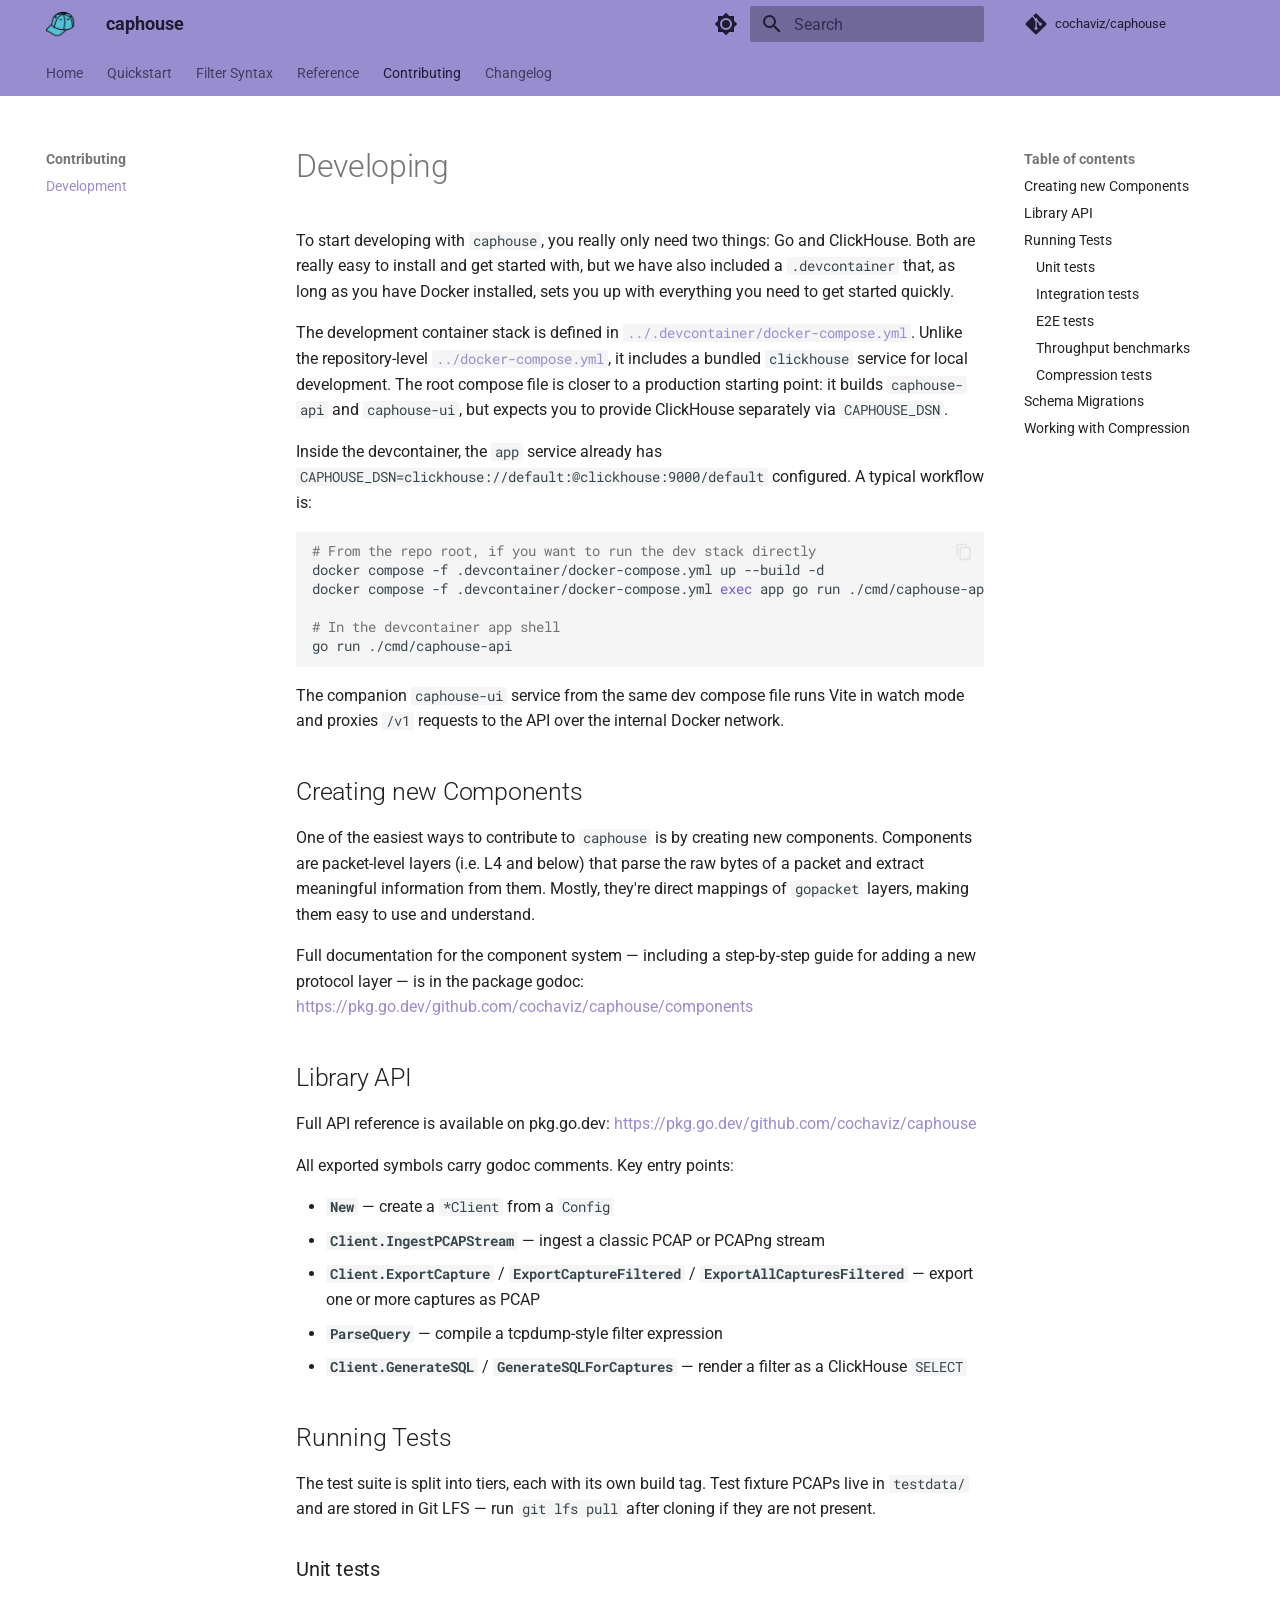
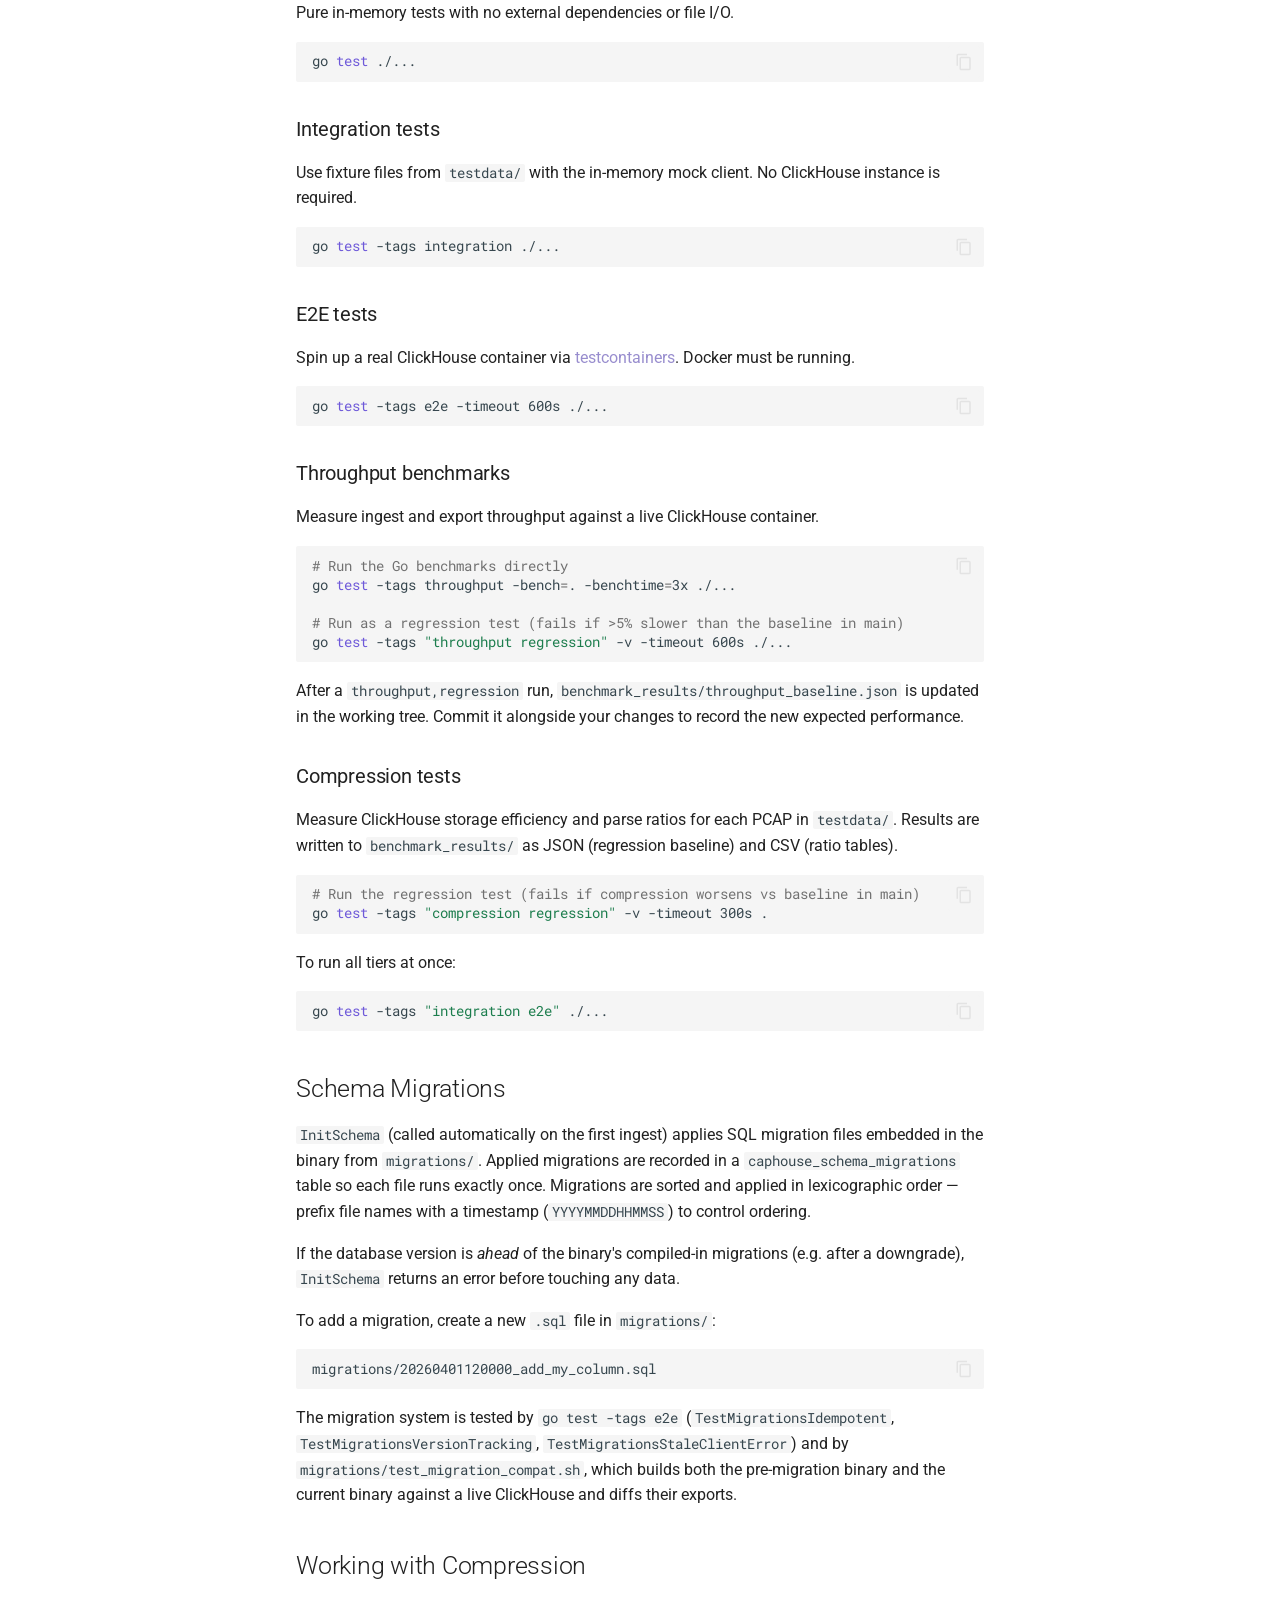
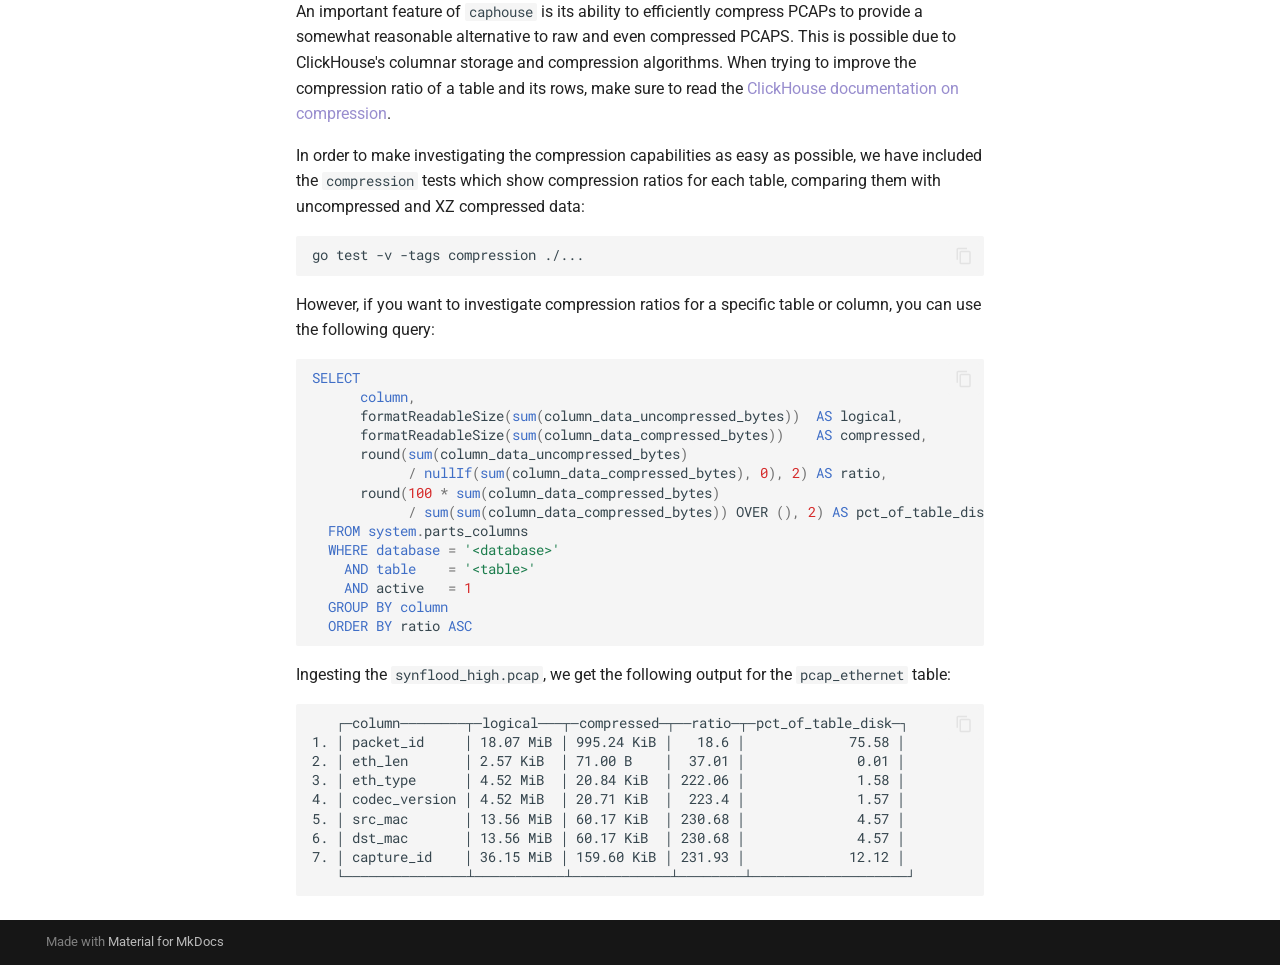
<file: development/index.html>
<!doctype html>
<html lang="en" class="no-js">
  <head>
    
      <meta charset="utf-8">
      <meta name="viewport" content="width=device-width,initial-scale=1">
      
        <meta name="description" content="Store and query PCAP files in ClickHouse — parsed, compressed, and reconstructible on demand.">
      
      
      
        <link rel="canonical" href="https://cochaviz.github.io/caphouse/development/">
      
      
        <link rel="prev" href="../storage/">
      
      
        <link rel="next" href="../changelog/">
      
      
        
      
      
      <link rel="icon" href="../assets/images/favicon.png">
      <meta name="generator" content="mkdocs-1.6.1, mkdocs-material-9.7.6">
    
    
      
        <title>Development - caphouse</title>
      
    
    
      <link rel="stylesheet" href="../assets/stylesheets/main.484c7ddc.min.css">
      
        
        <link rel="stylesheet" href="../assets/stylesheets/palette.ab4e12ef.min.css">
      
      


    
    
      
    
    
      
        
        
        <link rel="preconnect" href="https://fonts.gstatic.com" crossorigin>
        <link rel="stylesheet" href="https://fonts.googleapis.com/css?family=Roboto:300,300i,400,400i,700,700i%7CRoboto+Mono:400,400i,700,700i&display=fallback">
        <style>:root{--md-text-font:"Roboto";--md-code-font:"Roboto Mono"}</style>
      
    
    
      <link rel="stylesheet" href="../custom.css">
    
    <script>__md_scope=new URL("..",location),__md_hash=e=>[...e].reduce(((e,_)=>(e<<5)-e+_.charCodeAt(0)),0),__md_get=(e,_=localStorage,t=__md_scope)=>JSON.parse(_.getItem(t.pathname+"."+e)),__md_set=(e,_,t=localStorage,a=__md_scope)=>{try{t.setItem(a.pathname+"."+e,JSON.stringify(_))}catch(e){}}</script>
    
      

    
    
  </head>
  
  
    
    
      
    
    
    
    
    <body dir="ltr" data-md-color-scheme="default" data-md-color-primary="indigo" data-md-color-accent="indigo">
  
    
    <input class="md-toggle" data-md-toggle="drawer" type="checkbox" id="__drawer" autocomplete="off">
    <input class="md-toggle" data-md-toggle="search" type="checkbox" id="__search" autocomplete="off">
    <label class="md-overlay" for="__drawer"></label>
    <div data-md-component="skip">
      
        
        <a href="#developing" class="md-skip">
          Skip to content
        </a>
      
    </div>
    <div data-md-component="announce">
      
    </div>
    
    
      

<header class="md-header" data-md-component="header">
  <nav class="md-header__inner md-grid" aria-label="Header">
    <a href=".." title="caphouse" class="md-header__button md-logo" aria-label="caphouse" data-md-component="logo">
      
  <img src="../caphouse-logo.png" alt="logo">

    </a>
    <label class="md-header__button md-icon" for="__drawer">
      
      <svg xmlns="http://www.w3.org/2000/svg" viewBox="0 0 24 24"><path d="M3 6h18v2H3zm0 5h18v2H3zm0 5h18v2H3z"/></svg>
    </label>
    <div class="md-header__title" data-md-component="header-title">
      <div class="md-header__ellipsis">
        <div class="md-header__topic">
          <span class="md-ellipsis">
            caphouse
          </span>
        </div>
        <div class="md-header__topic" data-md-component="header-topic">
          <span class="md-ellipsis">
            
              Development
            
          </span>
        </div>
      </div>
    </div>
    
      
        <form class="md-header__option" data-md-component="palette">
  
    
    
    
    <input class="md-option" data-md-color-media="(prefers-color-scheme: light)" data-md-color-scheme="default" data-md-color-primary="indigo" data-md-color-accent="indigo"  aria-label="Switch to dark mode"  type="radio" name="__palette" id="__palette_0">
    
      <label class="md-header__button md-icon" title="Switch to dark mode" for="__palette_1" hidden>
        <svg xmlns="http://www.w3.org/2000/svg" viewBox="0 0 24 24"><path d="M12 8a4 4 0 0 0-4 4 4 4 0 0 0 4 4 4 4 0 0 0 4-4 4 4 0 0 0-4-4m0 10a6 6 0 0 1-6-6 6 6 0 0 1 6-6 6 6 0 0 1 6 6 6 6 0 0 1-6 6m8-9.31V4h-4.69L12 .69 8.69 4H4v4.69L.69 12 4 15.31V20h4.69L12 23.31 15.31 20H20v-4.69L23.31 12z"/></svg>
      </label>
    
  
    
    
    
    <input class="md-option" data-md-color-media="(prefers-color-scheme: dark)" data-md-color-scheme="slate" data-md-color-primary="indigo" data-md-color-accent="indigo"  aria-label="Switch to light mode"  type="radio" name="__palette" id="__palette_1">
    
      <label class="md-header__button md-icon" title="Switch to light mode" for="__palette_0" hidden>
        <svg xmlns="http://www.w3.org/2000/svg" viewBox="0 0 24 24"><path d="M12 18c-.89 0-1.74-.2-2.5-.55C11.56 16.5 13 14.42 13 12s-1.44-4.5-3.5-5.45C10.26 6.2 11.11 6 12 6a6 6 0 0 1 6 6 6 6 0 0 1-6 6m8-9.31V4h-4.69L12 .69 8.69 4H4v4.69L.69 12 4 15.31V20h4.69L12 23.31 15.31 20H20v-4.69L23.31 12z"/></svg>
      </label>
    
  
</form>
      
    
    
      <script>var palette=__md_get("__palette");if(palette&&palette.color){if("(prefers-color-scheme)"===palette.color.media){var media=matchMedia("(prefers-color-scheme: light)"),input=document.querySelector(media.matches?"[data-md-color-media='(prefers-color-scheme: light)']":"[data-md-color-media='(prefers-color-scheme: dark)']");palette.color.media=input.getAttribute("data-md-color-media"),palette.color.scheme=input.getAttribute("data-md-color-scheme"),palette.color.primary=input.getAttribute("data-md-color-primary"),palette.color.accent=input.getAttribute("data-md-color-accent")}for(var[key,value]of Object.entries(palette.color))document.body.setAttribute("data-md-color-"+key,value)}</script>
    
    
    
      
      
        <label class="md-header__button md-icon" for="__search">
          
          <svg xmlns="http://www.w3.org/2000/svg" viewBox="0 0 24 24"><path d="M9.5 3A6.5 6.5 0 0 1 16 9.5c0 1.61-.59 3.09-1.56 4.23l.27.27h.79l5 5-1.5 1.5-5-5v-.79l-.27-.27A6.52 6.52 0 0 1 9.5 16 6.5 6.5 0 0 1 3 9.5 6.5 6.5 0 0 1 9.5 3m0 2C7 5 5 7 5 9.5S7 14 9.5 14 14 12 14 9.5 12 5 9.5 5"/></svg>
        </label>
        <div class="md-search" data-md-component="search" role="dialog">
  <label class="md-search__overlay" for="__search"></label>
  <div class="md-search__inner" role="search">
    <form class="md-search__form" name="search">
      <input type="text" class="md-search__input" name="query" aria-label="Search" placeholder="Search" autocapitalize="off" autocorrect="off" autocomplete="off" spellcheck="false" data-md-component="search-query" required>
      <label class="md-search__icon md-icon" for="__search">
        
        <svg xmlns="http://www.w3.org/2000/svg" viewBox="0 0 24 24"><path d="M9.5 3A6.5 6.5 0 0 1 16 9.5c0 1.61-.59 3.09-1.56 4.23l.27.27h.79l5 5-1.5 1.5-5-5v-.79l-.27-.27A6.52 6.52 0 0 1 9.5 16 6.5 6.5 0 0 1 3 9.5 6.5 6.5 0 0 1 9.5 3m0 2C7 5 5 7 5 9.5S7 14 9.5 14 14 12 14 9.5 12 5 9.5 5"/></svg>
        
        <svg xmlns="http://www.w3.org/2000/svg" viewBox="0 0 24 24"><path d="M20 11v2H8l5.5 5.5-1.42 1.42L4.16 12l7.92-7.92L13.5 5.5 8 11z"/></svg>
      </label>
      <nav class="md-search__options" aria-label="Search">
        
        <button type="reset" class="md-search__icon md-icon" title="Clear" aria-label="Clear" tabindex="-1">
          
          <svg xmlns="http://www.w3.org/2000/svg" viewBox="0 0 24 24"><path d="M19 6.41 17.59 5 12 10.59 6.41 5 5 6.41 10.59 12 5 17.59 6.41 19 12 13.41 17.59 19 19 17.59 13.41 12z"/></svg>
        </button>
      </nav>
      
    </form>
    <div class="md-search__output">
      <div class="md-search__scrollwrap" tabindex="0" data-md-scrollfix>
        <div class="md-search-result" data-md-component="search-result">
          <div class="md-search-result__meta">
            Initializing search
          </div>
          <ol class="md-search-result__list" role="presentation"></ol>
        </div>
      </div>
    </div>
  </div>
</div>
      
    
    
      <div class="md-header__source">
        <a href="https://github.com/cochaviz/caphouse" title="Go to repository" class="md-source" data-md-component="source">
  <div class="md-source__icon md-icon">
    
    <svg xmlns="http://www.w3.org/2000/svg" viewBox="0 0 448 512"><!--! Font Awesome Free 7.1.0 by @fontawesome - https://fontawesome.com License - https://fontawesome.com/license/free (Icons: CC BY 4.0, Fonts: SIL OFL 1.1, Code: MIT License) Copyright 2025 Fonticons, Inc.--><path d="M439.6 236.1 244 40.5c-5.4-5.5-12.8-8.5-20.4-8.5s-15 3-20.4 8.4L162.5 81l51.5 51.5c27.1-9.1 52.7 16.8 43.4 43.7l49.7 49.7c34.2-11.8 61.2 31 35.5 56.7-26.5 26.5-70.2-2.9-56-37.3L240.3 199v121.9c25.3 12.5 22.3 41.8 9.1 55-6.4 6.4-15.2 10.1-24.3 10.1s-17.8-3.6-24.3-10.1c-17.6-17.6-11.1-46.9 11.2-56v-123c-20.8-8.5-24.6-30.7-18.6-45L142.6 101 8.5 235.1C3 240.6 0 247.9 0 255.5s3 15 8.5 20.4l195.6 195.7c5.4 5.4 12.7 8.4 20.4 8.4s15-3 20.4-8.4l194.7-194.7c5.4-5.4 8.4-12.8 8.4-20.4s-3-15-8.4-20.4"/></svg>
  </div>
  <div class="md-source__repository">
    cochaviz/caphouse
  </div>
</a>
      </div>
    
  </nav>
  
</header>
    
    <div class="md-container" data-md-component="container">
      
      
        
          
            
<nav class="md-tabs" aria-label="Tabs" data-md-component="tabs">
  <div class="md-grid">
    <ul class="md-tabs__list">
      
        
  
  
  
  
    <li class="md-tabs__item">
      <a href=".." class="md-tabs__link">
        
  
  
    
  
  Home

      </a>
    </li>
  

      
        
  
  
  
  
    <li class="md-tabs__item">
      <a href="../quickstart/" class="md-tabs__link">
        
  
  
    
  
  Quickstart

      </a>
    </li>
  

      
        
  
  
  
  
    <li class="md-tabs__item">
      <a href="../filters/" class="md-tabs__link">
        
  
  
    
  
  Filter Syntax

      </a>
    </li>
  

      
        
  
  
  
  
    
    
      <li class="md-tabs__item">
        <a href="../reference/" class="md-tabs__link">
          
  
  
  Reference

        </a>
      </li>
    
  

      
        
  
  
  
    
  
  
    
    
      <li class="md-tabs__item md-tabs__item--active">
        <a href="./" class="md-tabs__link">
          
  
  
  Contributing

        </a>
      </li>
    
  

      
        
  
  
  
  
    <li class="md-tabs__item">
      <a href="../changelog/" class="md-tabs__link">
        
  
  
    
  
  Changelog

      </a>
    </li>
  

      
    </ul>
  </div>
</nav>
          
        
      
      <main class="md-main" data-md-component="main">
        <div class="md-main__inner md-grid">
          
            
              
              <div class="md-sidebar md-sidebar--primary" data-md-component="sidebar" data-md-type="navigation" >
                <div class="md-sidebar__scrollwrap">
                  <div class="md-sidebar__inner">
                    


  


<nav class="md-nav md-nav--primary md-nav--lifted" aria-label="Navigation" data-md-level="0">
  <label class="md-nav__title" for="__drawer">
    <a href=".." title="caphouse" class="md-nav__button md-logo" aria-label="caphouse" data-md-component="logo">
      
  <img src="../caphouse-logo.png" alt="logo">

    </a>
    caphouse
  </label>
  
    <div class="md-nav__source">
      <a href="https://github.com/cochaviz/caphouse" title="Go to repository" class="md-source" data-md-component="source">
  <div class="md-source__icon md-icon">
    
    <svg xmlns="http://www.w3.org/2000/svg" viewBox="0 0 448 512"><!--! Font Awesome Free 7.1.0 by @fontawesome - https://fontawesome.com License - https://fontawesome.com/license/free (Icons: CC BY 4.0, Fonts: SIL OFL 1.1, Code: MIT License) Copyright 2025 Fonticons, Inc.--><path d="M439.6 236.1 244 40.5c-5.4-5.5-12.8-8.5-20.4-8.5s-15 3-20.4 8.4L162.5 81l51.5 51.5c27.1-9.1 52.7 16.8 43.4 43.7l49.7 49.7c34.2-11.8 61.2 31 35.5 56.7-26.5 26.5-70.2-2.9-56-37.3L240.3 199v121.9c25.3 12.5 22.3 41.8 9.1 55-6.4 6.4-15.2 10.1-24.3 10.1s-17.8-3.6-24.3-10.1c-17.6-17.6-11.1-46.9 11.2-56v-123c-20.8-8.5-24.6-30.7-18.6-45L142.6 101 8.5 235.1C3 240.6 0 247.9 0 255.5s3 15 8.5 20.4l195.6 195.7c5.4 5.4 12.7 8.4 20.4 8.4s15-3 20.4-8.4l194.7-194.7c5.4-5.4 8.4-12.8 8.4-20.4s-3-15-8.4-20.4"/></svg>
  </div>
  <div class="md-source__repository">
    cochaviz/caphouse
  </div>
</a>
    </div>
  
  <ul class="md-nav__list" data-md-scrollfix>
    
      
      
  
  
  
  
    <li class="md-nav__item">
      <a href=".." class="md-nav__link">
        
  
  
  <span class="md-ellipsis">
    
  
    Home
  

    
  </span>
  
  

      </a>
    </li>
  

    
      
      
  
  
  
  
    <li class="md-nav__item">
      <a href="../quickstart/" class="md-nav__link">
        
  
  
  <span class="md-ellipsis">
    
  
    Quickstart
  

    
  </span>
  
  

      </a>
    </li>
  

    
      
      
  
  
  
  
    <li class="md-nav__item">
      <a href="../filters/" class="md-nav__link">
        
  
  
  <span class="md-ellipsis">
    
  
    Filter Syntax
  

    
  </span>
  
  

      </a>
    </li>
  

    
      
      
  
  
  
  
    
    
    
    
      
      
    
    
    <li class="md-nav__item md-nav__item--nested">
      
        
        
        <input class="md-nav__toggle md-toggle " type="checkbox" id="__nav_4" >
        
          
          <label class="md-nav__link" for="__nav_4" id="__nav_4_label" tabindex="0">
            
  
  
  <span class="md-ellipsis">
    
  
    Reference
  

    
  </span>
  
  

            <span class="md-nav__icon md-icon"></span>
          </label>
        
        <nav class="md-nav" data-md-level="1" aria-labelledby="__nav_4_label" aria-expanded="false">
          <label class="md-nav__title" for="__nav_4">
            <span class="md-nav__icon md-icon"></span>
            
  
    Reference
  

          </label>
          <ul class="md-nav__list" data-md-scrollfix>
            
              
                
  
  
  
  
    <li class="md-nav__item">
      <a href="../reference/" class="md-nav__link">
        
  
  
  <span class="md-ellipsis">
    
  
    All Flags
  

    
  </span>
  
  

      </a>
    </li>
  

              
            
              
                
  
  
  
  
    <li class="md-nav__item">
      <a href="../storage/" class="md-nav__link">
        
  
  
  <span class="md-ellipsis">
    
  
    Storage & Compression
  

    
  </span>
  
  

      </a>
    </li>
  

              
            
          </ul>
        </nav>
      
    </li>
  

    
      
      
  
  
    
  
  
  
    
    
    
    
      
        
        
      
      
    
    
    <li class="md-nav__item md-nav__item--active md-nav__item--section md-nav__item--nested">
      
        
        
        <input class="md-nav__toggle md-toggle " type="checkbox" id="__nav_5" checked>
        
          
          <label class="md-nav__link" for="__nav_5" id="__nav_5_label" tabindex="">
            
  
  
  <span class="md-ellipsis">
    
  
    Contributing
  

    
  </span>
  
  

            <span class="md-nav__icon md-icon"></span>
          </label>
        
        <nav class="md-nav" data-md-level="1" aria-labelledby="__nav_5_label" aria-expanded="true">
          <label class="md-nav__title" for="__nav_5">
            <span class="md-nav__icon md-icon"></span>
            
  
    Contributing
  

          </label>
          <ul class="md-nav__list" data-md-scrollfix>
            
              
                
  
  
    
  
  
  
    <li class="md-nav__item md-nav__item--active">
      
      <input class="md-nav__toggle md-toggle" type="checkbox" id="__toc">
      
      
        
      
      
        <label class="md-nav__link md-nav__link--active" for="__toc">
          
  
  
  <span class="md-ellipsis">
    
  
    Development
  

    
  </span>
  
  

          <span class="md-nav__icon md-icon"></span>
        </label>
      
      <a href="./" class="md-nav__link md-nav__link--active">
        
  
  
  <span class="md-ellipsis">
    
  
    Development
  

    
  </span>
  
  

      </a>
      
        

<nav class="md-nav md-nav--secondary" aria-label="Table of contents">
  
  
  
    
  
  
    <label class="md-nav__title" for="__toc">
      <span class="md-nav__icon md-icon"></span>
      Table of contents
    </label>
    <ul class="md-nav__list" data-md-component="toc" data-md-scrollfix>
      
        <li class="md-nav__item">
  <a href="#creating-new-components" class="md-nav__link">
    <span class="md-ellipsis">
      
        Creating new Components
      
    </span>
  </a>
  
</li>
      
        <li class="md-nav__item">
  <a href="#library-api" class="md-nav__link">
    <span class="md-ellipsis">
      
        Library API
      
    </span>
  </a>
  
</li>
      
        <li class="md-nav__item">
  <a href="#running-tests" class="md-nav__link">
    <span class="md-ellipsis">
      
        Running Tests
      
    </span>
  </a>
  
    <nav class="md-nav" aria-label="Running Tests">
      <ul class="md-nav__list">
        
          <li class="md-nav__item">
  <a href="#unit-tests" class="md-nav__link">
    <span class="md-ellipsis">
      
        Unit tests
      
    </span>
  </a>
  
</li>
        
          <li class="md-nav__item">
  <a href="#integration-tests" class="md-nav__link">
    <span class="md-ellipsis">
      
        Integration tests
      
    </span>
  </a>
  
</li>
        
          <li class="md-nav__item">
  <a href="#e2e-tests" class="md-nav__link">
    <span class="md-ellipsis">
      
        E2E tests
      
    </span>
  </a>
  
</li>
        
          <li class="md-nav__item">
  <a href="#throughput-benchmarks" class="md-nav__link">
    <span class="md-ellipsis">
      
        Throughput benchmarks
      
    </span>
  </a>
  
</li>
        
          <li class="md-nav__item">
  <a href="#compression-tests" class="md-nav__link">
    <span class="md-ellipsis">
      
        Compression tests
      
    </span>
  </a>
  
</li>
        
      </ul>
    </nav>
  
</li>
      
        <li class="md-nav__item">
  <a href="#schema-migrations" class="md-nav__link">
    <span class="md-ellipsis">
      
        Schema Migrations
      
    </span>
  </a>
  
</li>
      
        <li class="md-nav__item">
  <a href="#working-with-compression" class="md-nav__link">
    <span class="md-ellipsis">
      
        Working with Compression
      
    </span>
  </a>
  
</li>
      
    </ul>
  
</nav>
      
    </li>
  

              
            
          </ul>
        </nav>
      
    </li>
  

    
      
      
  
  
  
  
    <li class="md-nav__item">
      <a href="../changelog/" class="md-nav__link">
        
  
  
  <span class="md-ellipsis">
    
  
    Changelog
  

    
  </span>
  
  

      </a>
    </li>
  

    
  </ul>
</nav>
                  </div>
                </div>
              </div>
            
            
              
              <div class="md-sidebar md-sidebar--secondary" data-md-component="sidebar" data-md-type="toc" >
                <div class="md-sidebar__scrollwrap">
                  <div class="md-sidebar__inner">
                    

<nav class="md-nav md-nav--secondary" aria-label="Table of contents">
  
  
  
    
  
  
    <label class="md-nav__title" for="__toc">
      <span class="md-nav__icon md-icon"></span>
      Table of contents
    </label>
    <ul class="md-nav__list" data-md-component="toc" data-md-scrollfix>
      
        <li class="md-nav__item">
  <a href="#creating-new-components" class="md-nav__link">
    <span class="md-ellipsis">
      
        Creating new Components
      
    </span>
  </a>
  
</li>
      
        <li class="md-nav__item">
  <a href="#library-api" class="md-nav__link">
    <span class="md-ellipsis">
      
        Library API
      
    </span>
  </a>
  
</li>
      
        <li class="md-nav__item">
  <a href="#running-tests" class="md-nav__link">
    <span class="md-ellipsis">
      
        Running Tests
      
    </span>
  </a>
  
    <nav class="md-nav" aria-label="Running Tests">
      <ul class="md-nav__list">
        
          <li class="md-nav__item">
  <a href="#unit-tests" class="md-nav__link">
    <span class="md-ellipsis">
      
        Unit tests
      
    </span>
  </a>
  
</li>
        
          <li class="md-nav__item">
  <a href="#integration-tests" class="md-nav__link">
    <span class="md-ellipsis">
      
        Integration tests
      
    </span>
  </a>
  
</li>
        
          <li class="md-nav__item">
  <a href="#e2e-tests" class="md-nav__link">
    <span class="md-ellipsis">
      
        E2E tests
      
    </span>
  </a>
  
</li>
        
          <li class="md-nav__item">
  <a href="#throughput-benchmarks" class="md-nav__link">
    <span class="md-ellipsis">
      
        Throughput benchmarks
      
    </span>
  </a>
  
</li>
        
          <li class="md-nav__item">
  <a href="#compression-tests" class="md-nav__link">
    <span class="md-ellipsis">
      
        Compression tests
      
    </span>
  </a>
  
</li>
        
      </ul>
    </nav>
  
</li>
      
        <li class="md-nav__item">
  <a href="#schema-migrations" class="md-nav__link">
    <span class="md-ellipsis">
      
        Schema Migrations
      
    </span>
  </a>
  
</li>
      
        <li class="md-nav__item">
  <a href="#working-with-compression" class="md-nav__link">
    <span class="md-ellipsis">
      
        Working with Compression
      
    </span>
  </a>
  
</li>
      
    </ul>
  
</nav>
                  </div>
                </div>
              </div>
            
          
          
            <div class="md-content" data-md-component="content">
              
              <article class="md-content__inner md-typeset">
                
                  


  
  


<h1 id="developing">Developing</h1>
<p>To start developing with <code>caphouse</code>, you really only need two things: Go and
ClickHouse. Both are really easy to install and get started with, but we have
also included a <code>.devcontainer</code> that, as long as you have Docker installed,
sets you up with everything you need to get started quickly.</p>
<p>The development container stack is defined in
<a href="../.devcontainer/docker-compose.yml"><code>../.devcontainer/docker-compose.yml</code></a>.
Unlike the repository-level <a href="../docker-compose.yml"><code>../docker-compose.yml</code></a>,
it includes a bundled <code>clickhouse</code> service for local development. The root
compose file is closer to a production starting point: it builds <code>caphouse-api</code>
and <code>caphouse-ui</code>, but expects you to provide ClickHouse separately via
<code>CAPHOUSE_DSN</code>.</p>
<p>Inside the devcontainer, the <code>app</code> service already has
<code>CAPHOUSE_DSN=clickhouse://default:@clickhouse:9000/default</code> configured. A
typical workflow is:</p>
<div class="highlight"><pre><span></span><code><a id="__codelineno-0-1" name="__codelineno-0-1" href="#__codelineno-0-1"></a><span class="c1"># From the repo root, if you want to run the dev stack directly</span>
<a id="__codelineno-0-2" name="__codelineno-0-2" href="#__codelineno-0-2"></a>docker<span class="w"> </span>compose<span class="w"> </span>-f<span class="w"> </span>.devcontainer/docker-compose.yml<span class="w"> </span>up<span class="w"> </span>--build<span class="w"> </span>-d
<a id="__codelineno-0-3" name="__codelineno-0-3" href="#__codelineno-0-3"></a>docker<span class="w"> </span>compose<span class="w"> </span>-f<span class="w"> </span>.devcontainer/docker-compose.yml<span class="w"> </span><span class="nb">exec</span><span class="w"> </span>app<span class="w"> </span>go<span class="w"> </span>run<span class="w"> </span>./cmd/caphouse-api
<a id="__codelineno-0-4" name="__codelineno-0-4" href="#__codelineno-0-4"></a>
<a id="__codelineno-0-5" name="__codelineno-0-5" href="#__codelineno-0-5"></a><span class="c1"># In the devcontainer app shell</span>
<a id="__codelineno-0-6" name="__codelineno-0-6" href="#__codelineno-0-6"></a>go<span class="w"> </span>run<span class="w"> </span>./cmd/caphouse-api
</code></pre></div>
<p>The companion <code>caphouse-ui</code> service from the same dev compose file runs Vite in
watch mode and proxies <code>/v1</code> requests to the API over the internal Docker
network.</p>
<h2 id="creating-new-components">Creating new Components</h2>
<p>One of the easiest ways to contribute to <code>caphouse</code> is by creating new
components. Components are packet-level layers (i.e. L4 and below) that parse
the raw bytes of a packet and extract meaningful information from them. Mostly,
they're direct mappings of <code>gopacket</code> layers, making them easy to use and
understand.</p>
<p>Full documentation for the component system — including a step-by-step guide for
adding a new protocol layer — is in the package godoc:
<a href="https://pkg.go.dev/github.com/cochaviz/caphouse/components">https://pkg.go.dev/github.com/cochaviz/caphouse/components</a></p>
<h2 id="library-api">Library API</h2>
<p>Full API reference is available on pkg.go.dev:
<a href="https://pkg.go.dev/github.com/cochaviz/caphouse">https://pkg.go.dev/github.com/cochaviz/caphouse</a></p>
<p>All exported symbols carry godoc comments. Key entry points:</p>
<ul>
<li><strong><code>New</code></strong> — create a <code>*Client</code> from a <code>Config</code></li>
<li><strong><code>Client.IngestPCAPStream</code></strong> — ingest a classic PCAP or PCAPng stream</li>
<li><strong><code>Client.ExportCapture</code></strong> / <strong><code>ExportCaptureFiltered</code></strong> / <strong><code>ExportAllCapturesFiltered</code></strong> — export one or more captures as PCAP</li>
<li><strong><code>ParseQuery</code></strong> — compile a tcpdump-style filter expression</li>
<li><strong><code>Client.GenerateSQL</code></strong> / <strong><code>GenerateSQLForCaptures</code></strong> — render a filter as a ClickHouse <code>SELECT</code></li>
</ul>
<h2 id="running-tests">Running Tests</h2>
<p>The test suite is split into tiers, each with its own build tag. Test fixture
PCAPs live in <code>testdata/</code> and are stored in Git LFS — run <code>git lfs pull</code> after
cloning if they are not present.</p>
<h3 id="unit-tests">Unit tests</h3>
<p>Pure in-memory tests with no external dependencies or file I/O.</p>
<div class="highlight"><pre><span></span><code><a id="__codelineno-1-1" name="__codelineno-1-1" href="#__codelineno-1-1"></a>go<span class="w"> </span><span class="nb">test</span><span class="w"> </span>./...
</code></pre></div>
<h3 id="integration-tests">Integration tests</h3>
<p>Use fixture files from <code>testdata/</code> with the in-memory mock client. No
ClickHouse instance is required.</p>
<div class="highlight"><pre><span></span><code><a id="__codelineno-2-1" name="__codelineno-2-1" href="#__codelineno-2-1"></a>go<span class="w"> </span><span class="nb">test</span><span class="w"> </span>-tags<span class="w"> </span>integration<span class="w"> </span>./...
</code></pre></div>
<h3 id="e2e-tests">E2E tests</h3>
<p>Spin up a real ClickHouse container via
<a href="https://testcontainers.com/">testcontainers</a>. Docker must be running.</p>
<div class="highlight"><pre><span></span><code><a id="__codelineno-3-1" name="__codelineno-3-1" href="#__codelineno-3-1"></a>go<span class="w"> </span><span class="nb">test</span><span class="w"> </span>-tags<span class="w"> </span>e2e<span class="w"> </span>-timeout<span class="w"> </span>600s<span class="w"> </span>./...
</code></pre></div>
<h3 id="throughput-benchmarks">Throughput benchmarks</h3>
<p>Measure ingest and export throughput against a live ClickHouse container.</p>
<div class="highlight"><pre><span></span><code><a id="__codelineno-4-1" name="__codelineno-4-1" href="#__codelineno-4-1"></a><span class="c1"># Run the Go benchmarks directly</span>
<a id="__codelineno-4-2" name="__codelineno-4-2" href="#__codelineno-4-2"></a>go<span class="w"> </span><span class="nb">test</span><span class="w"> </span>-tags<span class="w"> </span>throughput<span class="w"> </span>-bench<span class="o">=</span>.<span class="w"> </span>-benchtime<span class="o">=</span>3x<span class="w"> </span>./...
<a id="__codelineno-4-3" name="__codelineno-4-3" href="#__codelineno-4-3"></a>
<a id="__codelineno-4-4" name="__codelineno-4-4" href="#__codelineno-4-4"></a><span class="c1"># Run as a regression test (fails if &gt;5% slower than the baseline in main)</span>
<a id="__codelineno-4-5" name="__codelineno-4-5" href="#__codelineno-4-5"></a>go<span class="w"> </span><span class="nb">test</span><span class="w"> </span>-tags<span class="w"> </span><span class="s2">&quot;throughput regression&quot;</span><span class="w"> </span>-v<span class="w"> </span>-timeout<span class="w"> </span>600s<span class="w"> </span>./...
</code></pre></div>
<p>After a <code>throughput,regression</code> run, <code>benchmark_results/throughput_baseline.json</code>
is updated in the working tree. Commit it alongside your changes to record the
new expected performance.</p>
<h3 id="compression-tests">Compression tests</h3>
<p>Measure ClickHouse storage efficiency and parse ratios for each PCAP in
<code>testdata/</code>. Results are written to <code>benchmark_results/</code> as JSON (regression
baseline) and CSV (ratio tables).</p>
<div class="highlight"><pre><span></span><code><a id="__codelineno-5-1" name="__codelineno-5-1" href="#__codelineno-5-1"></a><span class="c1"># Run the regression test (fails if compression worsens vs baseline in main)</span>
<a id="__codelineno-5-2" name="__codelineno-5-2" href="#__codelineno-5-2"></a>go<span class="w"> </span><span class="nb">test</span><span class="w"> </span>-tags<span class="w"> </span><span class="s2">&quot;compression regression&quot;</span><span class="w"> </span>-v<span class="w"> </span>-timeout<span class="w"> </span>300s<span class="w"> </span>.
</code></pre></div>
<p>To run all tiers at once:</p>
<div class="highlight"><pre><span></span><code><a id="__codelineno-6-1" name="__codelineno-6-1" href="#__codelineno-6-1"></a>go<span class="w"> </span><span class="nb">test</span><span class="w"> </span>-tags<span class="w"> </span><span class="s2">&quot;integration e2e&quot;</span><span class="w"> </span>./...
</code></pre></div>
<h2 id="schema-migrations">Schema Migrations</h2>
<p><code>InitSchema</code> (called automatically on the first ingest) applies SQL migration
files embedded in the binary from <code>migrations/</code>. Applied migrations are
recorded in a <code>caphouse_schema_migrations</code> table so each file runs exactly
once. Migrations are sorted and applied in lexicographic order — prefix file
names with a timestamp (<code>YYYYMMDDHHMMSS</code>) to control ordering.</p>
<p>If the database version is <em>ahead</em> of the binary's compiled-in migrations
(e.g. after a downgrade), <code>InitSchema</code> returns an error before touching any
data.</p>
<p>To add a migration, create a new <code>.sql</code> file in <code>migrations/</code>:</p>
<div class="highlight"><pre><span></span><code><a id="__codelineno-7-1" name="__codelineno-7-1" href="#__codelineno-7-1"></a>migrations/20260401120000_add_my_column.sql
</code></pre></div>
<p>The migration system is tested by <code>go test -tags e2e</code> (<code>TestMigrationsIdempotent</code>,
<code>TestMigrationsVersionTracking</code>, <code>TestMigrationsStaleClientError</code>) and by
<code>migrations/test_migration_compat.sh</code>, which builds both the pre-migration
binary and the current binary against a live ClickHouse and diffs their exports.</p>
<h2 id="working-with-compression">Working with Compression</h2>
<p>An important feature of <code>caphouse</code> is its ability to efficiently compress PCAPs
to provide a somewhat reasonable alternative to raw and even compressed PCAPS.
This is possible due to ClickHouse's columnar storage and compression
algorithms. When trying to improve the compression ratio of a table and its
rows, make sure to read the <a href="https://clickhouse.com/docs/data-compression/compression-in-clickhouse">ClickHouse documentation on
compression</a>.</p>
<p>In order to make investigating the compression capabilities as easy as possible,
we have included the <code>compression</code> tests which show compression ratios for each
table, comparing them with uncompressed and XZ compressed data:</p>
<div class="highlight"><pre><span></span><code><a id="__codelineno-8-1" name="__codelineno-8-1" href="#__codelineno-8-1"></a>go test -v -tags compression ./...
</code></pre></div>
<p>However, if you want to investigate compression ratios for a specific table or
column, you can use the following query:</p>
<div class="highlight"><pre><span></span><code><a id="__codelineno-9-1" name="__codelineno-9-1" href="#__codelineno-9-1"></a><span class="k">SELECT</span>
<a id="__codelineno-9-2" name="__codelineno-9-2" href="#__codelineno-9-2"></a><span class="w">      </span><span class="k">column</span><span class="p">,</span>
<a id="__codelineno-9-3" name="__codelineno-9-3" href="#__codelineno-9-3"></a><span class="w">      </span><span class="n">formatReadableSize</span><span class="p">(</span><span class="k">sum</span><span class="p">(</span><span class="n">column_data_uncompressed_bytes</span><span class="p">))</span><span class="w">  </span><span class="k">AS</span><span class="w"> </span><span class="n">logical</span><span class="p">,</span>
<a id="__codelineno-9-4" name="__codelineno-9-4" href="#__codelineno-9-4"></a><span class="w">      </span><span class="n">formatReadableSize</span><span class="p">(</span><span class="k">sum</span><span class="p">(</span><span class="n">column_data_compressed_bytes</span><span class="p">))</span><span class="w">    </span><span class="k">AS</span><span class="w"> </span><span class="n">compressed</span><span class="p">,</span>
<a id="__codelineno-9-5" name="__codelineno-9-5" href="#__codelineno-9-5"></a><span class="w">      </span><span class="n">round</span><span class="p">(</span><span class="k">sum</span><span class="p">(</span><span class="n">column_data_uncompressed_bytes</span><span class="p">)</span>
<a id="__codelineno-9-6" name="__codelineno-9-6" href="#__codelineno-9-6"></a><span class="w">            </span><span class="o">/</span><span class="w"> </span><span class="k">nullIf</span><span class="p">(</span><span class="k">sum</span><span class="p">(</span><span class="n">column_data_compressed_bytes</span><span class="p">),</span><span class="w"> </span><span class="mi">0</span><span class="p">),</span><span class="w"> </span><span class="mi">2</span><span class="p">)</span><span class="w"> </span><span class="k">AS</span><span class="w"> </span><span class="n">ratio</span><span class="p">,</span>
<a id="__codelineno-9-7" name="__codelineno-9-7" href="#__codelineno-9-7"></a><span class="w">      </span><span class="n">round</span><span class="p">(</span><span class="mi">100</span><span class="w"> </span><span class="o">*</span><span class="w"> </span><span class="k">sum</span><span class="p">(</span><span class="n">column_data_compressed_bytes</span><span class="p">)</span>
<a id="__codelineno-9-8" name="__codelineno-9-8" href="#__codelineno-9-8"></a><span class="w">            </span><span class="o">/</span><span class="w"> </span><span class="k">sum</span><span class="p">(</span><span class="k">sum</span><span class="p">(</span><span class="n">column_data_compressed_bytes</span><span class="p">))</span><span class="w"> </span><span class="n">OVER</span><span class="w"> </span><span class="p">(),</span><span class="w"> </span><span class="mi">2</span><span class="p">)</span><span class="w"> </span><span class="k">AS</span><span class="w"> </span><span class="n">pct_of_table_disk</span>
<a id="__codelineno-9-9" name="__codelineno-9-9" href="#__codelineno-9-9"></a><span class="w">  </span><span class="k">FROM</span><span class="w"> </span><span class="k">system</span><span class="p">.</span><span class="n">parts_columns</span>
<a id="__codelineno-9-10" name="__codelineno-9-10" href="#__codelineno-9-10"></a><span class="w">  </span><span class="k">WHERE</span><span class="w"> </span><span class="k">database</span><span class="w"> </span><span class="o">=</span><span class="w"> </span><span class="s1">&#39;&lt;database&gt;&#39;</span>
<a id="__codelineno-9-11" name="__codelineno-9-11" href="#__codelineno-9-11"></a><span class="w">    </span><span class="k">AND</span><span class="w"> </span><span class="k">table</span><span class="w">    </span><span class="o">=</span><span class="w"> </span><span class="s1">&#39;&lt;table&gt;&#39;</span>
<a id="__codelineno-9-12" name="__codelineno-9-12" href="#__codelineno-9-12"></a><span class="w">    </span><span class="k">AND</span><span class="w"> </span><span class="n">active</span><span class="w">   </span><span class="o">=</span><span class="w"> </span><span class="mi">1</span>
<a id="__codelineno-9-13" name="__codelineno-9-13" href="#__codelineno-9-13"></a><span class="w">  </span><span class="k">GROUP</span><span class="w"> </span><span class="k">BY</span><span class="w"> </span><span class="k">column</span>
<a id="__codelineno-9-14" name="__codelineno-9-14" href="#__codelineno-9-14"></a><span class="w">  </span><span class="k">ORDER</span><span class="w"> </span><span class="k">BY</span><span class="w"> </span><span class="n">ratio</span><span class="w"> </span><span class="k">ASC</span>
</code></pre></div>
<p>Ingesting the <code>synflood_high.pcap</code>, we get the following output for the
<code>pcap_ethernet</code> table:</p>
<div class="highlight"><pre><span></span><code><a id="__codelineno-10-1" name="__codelineno-10-1" href="#__codelineno-10-1"></a>   ┌─column────────┬─logical───┬─compressed─┬──ratio─┬─pct_of_table_disk─┐
<a id="__codelineno-10-2" name="__codelineno-10-2" href="#__codelineno-10-2"></a>1. │ packet_id     │ 18.07 MiB │ 995.24 KiB │   18.6 │             75.58 │
<a id="__codelineno-10-3" name="__codelineno-10-3" href="#__codelineno-10-3"></a>2. │ eth_len       │ 2.57 KiB  │ 71.00 B    │  37.01 │              0.01 │
<a id="__codelineno-10-4" name="__codelineno-10-4" href="#__codelineno-10-4"></a>3. │ eth_type      │ 4.52 MiB  │ 20.84 KiB  │ 222.06 │              1.58 │
<a id="__codelineno-10-5" name="__codelineno-10-5" href="#__codelineno-10-5"></a>4. │ codec_version │ 4.52 MiB  │ 20.71 KiB  │  223.4 │              1.57 │
<a id="__codelineno-10-6" name="__codelineno-10-6" href="#__codelineno-10-6"></a>5. │ src_mac       │ 13.56 MiB │ 60.17 KiB  │ 230.68 │              4.57 │
<a id="__codelineno-10-7" name="__codelineno-10-7" href="#__codelineno-10-7"></a>6. │ dst_mac       │ 13.56 MiB │ 60.17 KiB  │ 230.68 │              4.57 │
<a id="__codelineno-10-8" name="__codelineno-10-8" href="#__codelineno-10-8"></a>7. │ capture_id    │ 36.15 MiB │ 159.60 KiB │ 231.93 │             12.12 │
<a id="__codelineno-10-9" name="__codelineno-10-9" href="#__codelineno-10-9"></a>   └───────────────┴───────────┴────────────┴────────┴───────────────────┘
</code></pre></div>












                
              </article>
            </div>
          
          
<script>var target=document.getElementById(location.hash.slice(1));target&&target.name&&(target.checked=target.name.startsWith("__tabbed_"))</script>
        </div>
        
          <button type="button" class="md-top md-icon" data-md-component="top" hidden>
  
  <svg xmlns="http://www.w3.org/2000/svg" viewBox="0 0 24 24"><path d="M13 20h-2V8l-5.5 5.5-1.42-1.42L12 4.16l7.92 7.92-1.42 1.42L13 8z"/></svg>
  Back to top
</button>
        
      </main>
      
        <footer class="md-footer">
  
  <div class="md-footer-meta md-typeset">
    <div class="md-footer-meta__inner md-grid">
      <div class="md-copyright">
  
  
    Made with
    <a href="https://squidfunk.github.io/mkdocs-material/" target="_blank" rel="noopener">
      Material for MkDocs
    </a>
  
</div>
      
    </div>
  </div>
</footer>
      
    </div>
    <div class="md-dialog" data-md-component="dialog">
      <div class="md-dialog__inner md-typeset"></div>
    </div>
    
    
    
      
      
      <script id="__config" type="application/json">{"annotate": null, "base": "..", "features": ["navigation.tabs", "navigation.instant", "navigation.top", "content.code.copy", "search.highlight"], "search": "../assets/javascripts/workers/search.2c215733.min.js", "tags": null, "translations": {"clipboard.copied": "Copied to clipboard", "clipboard.copy": "Copy to clipboard", "search.result.more.one": "1 more on this page", "search.result.more.other": "# more on this page", "search.result.none": "No matching documents", "search.result.one": "1 matching document", "search.result.other": "# matching documents", "search.result.placeholder": "Type to start searching", "search.result.term.missing": "Missing", "select.version": "Select version"}, "version": null}</script>
    
    
      <script src="../assets/javascripts/bundle.79ae519e.min.js"></script>
      
    
  </body>
</html>
</file>
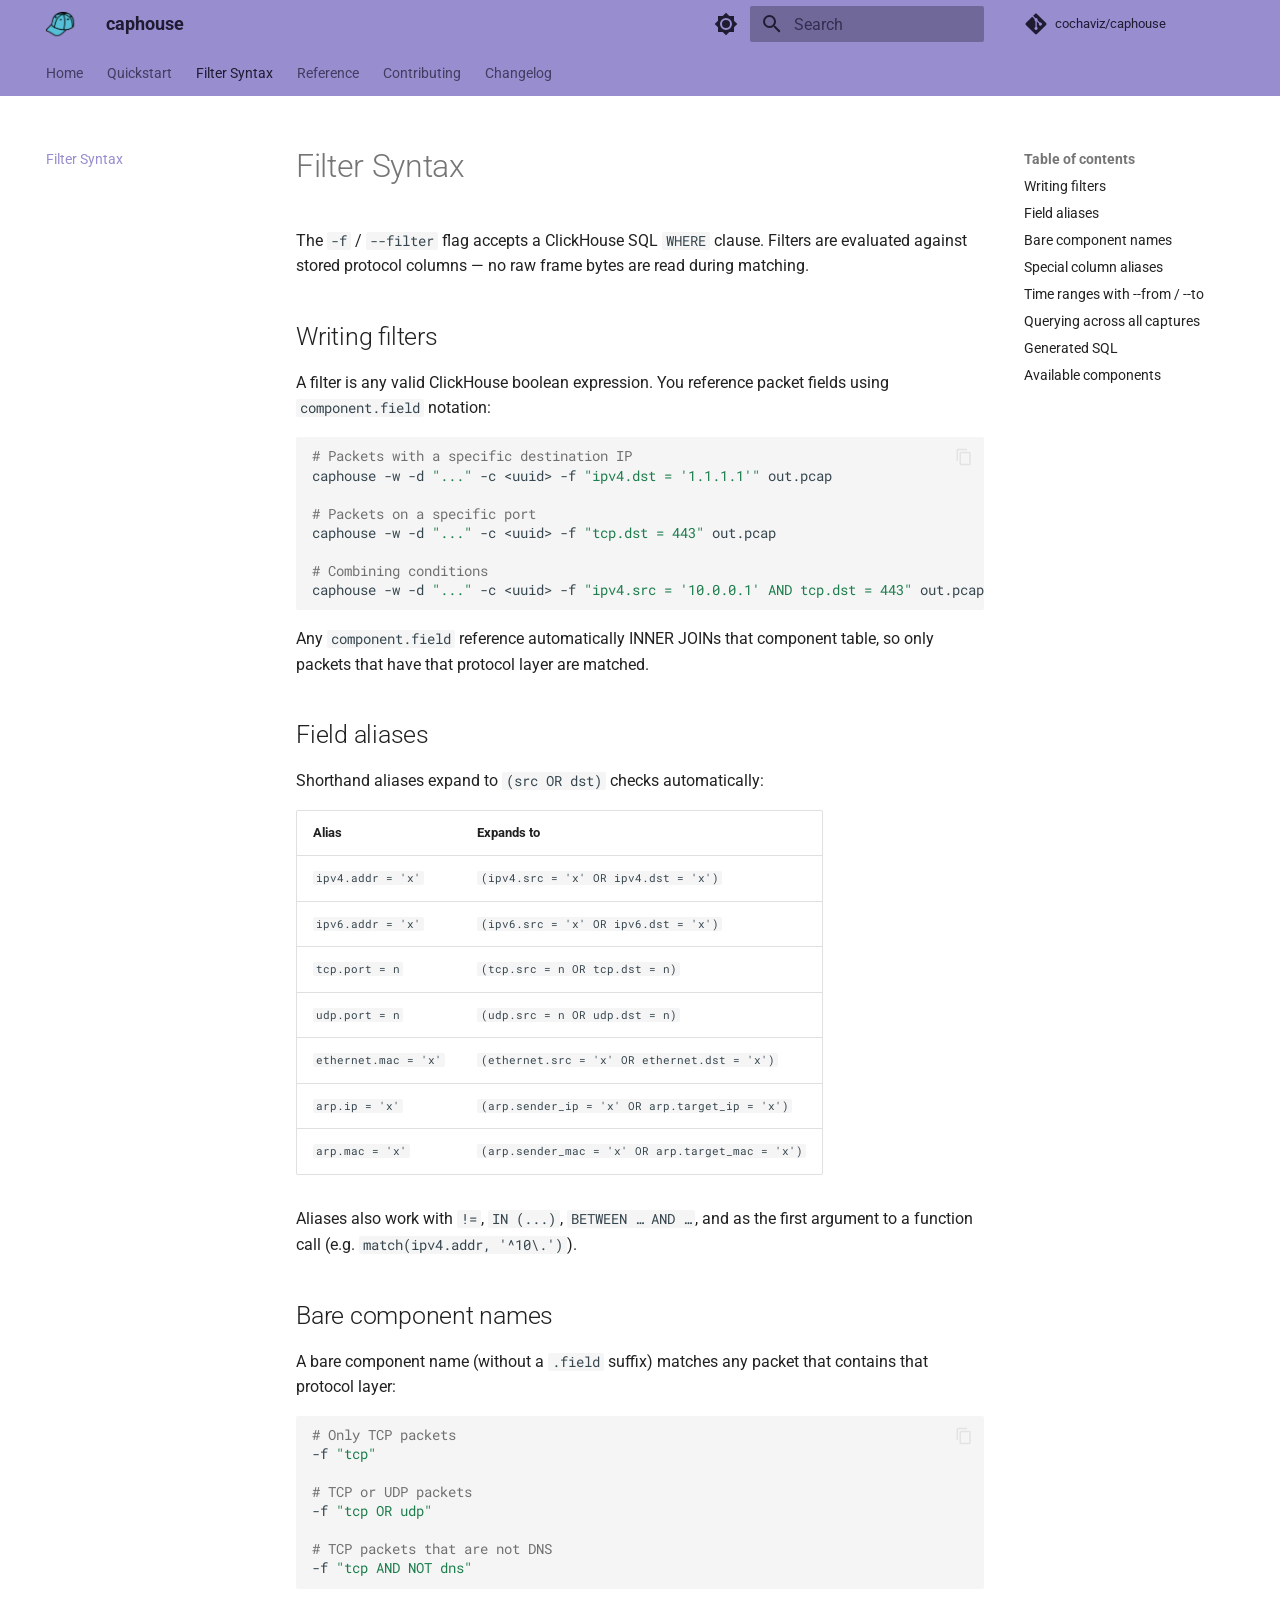
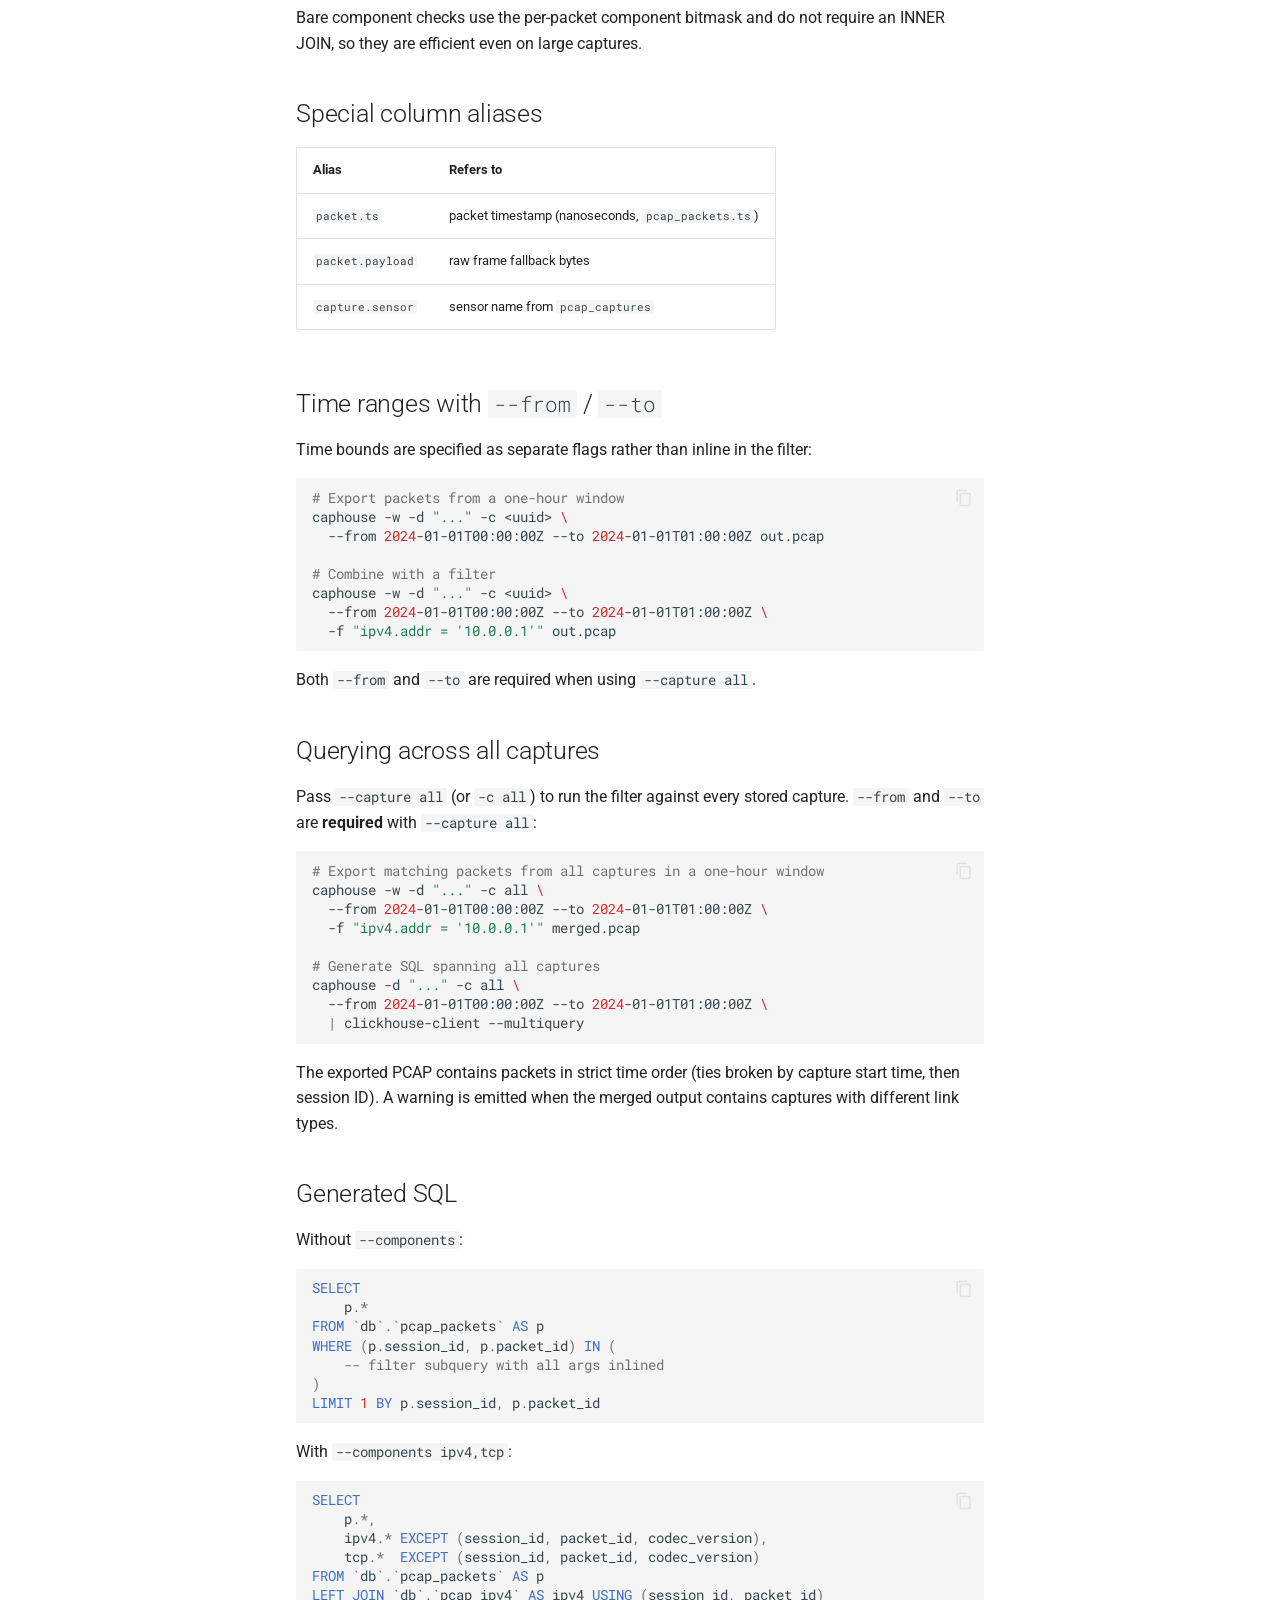
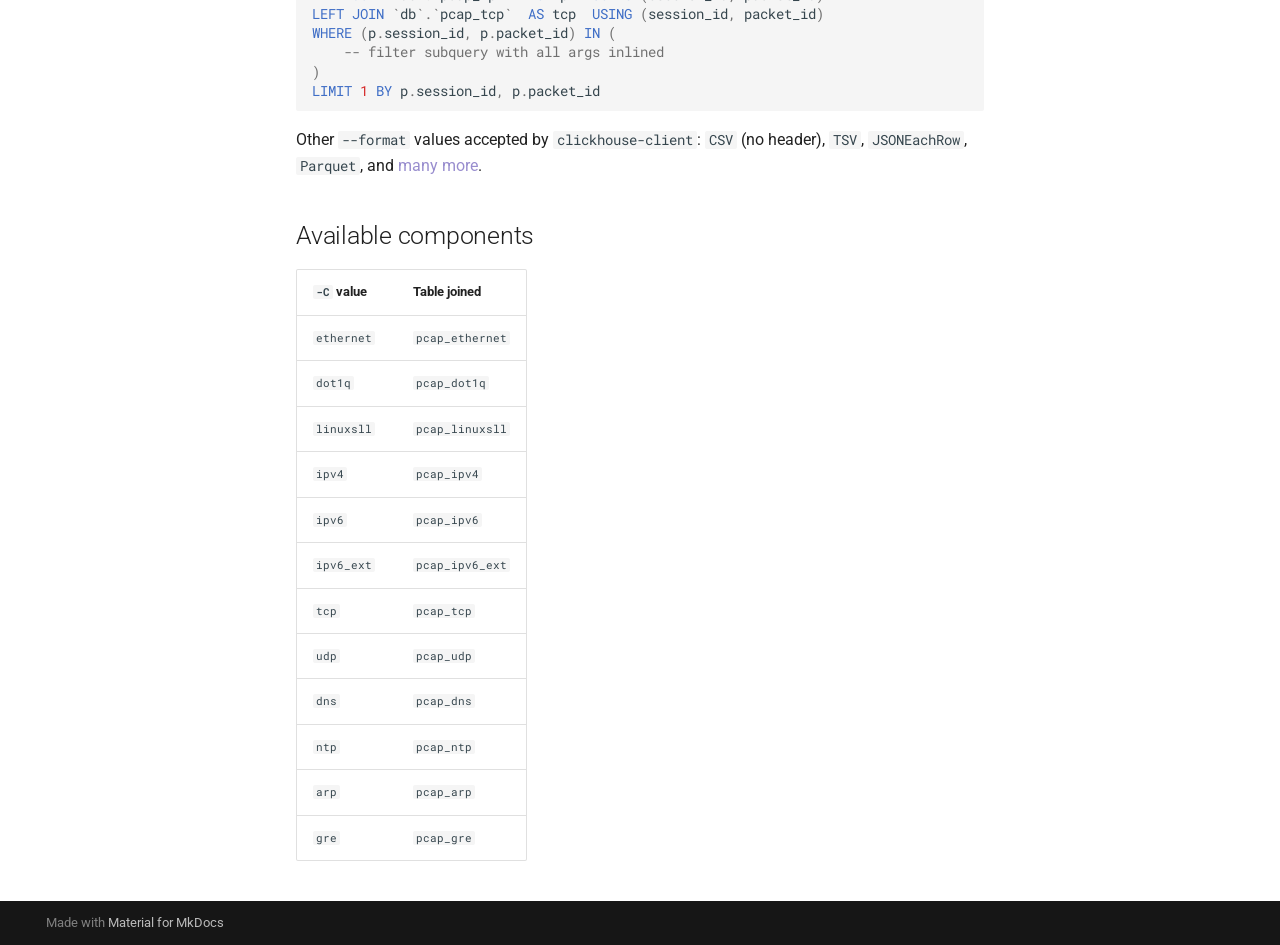
<file: filters/index.html>
<!doctype html>
<html lang="en" class="no-js">
  <head>
    
      <meta charset="utf-8">
      <meta name="viewport" content="width=device-width,initial-scale=1">
      
        <meta name="description" content="Store and query PCAP files in ClickHouse — parsed, compressed, and reconstructible on demand.">
      
      
      
        <link rel="canonical" href="https://cochaviz.github.io/caphouse/filters/">
      
      
        <link rel="prev" href="../quickstart/">
      
      
        <link rel="next" href="../reference/">
      
      
        
      
      
      <link rel="icon" href="../assets/images/favicon.png">
      <meta name="generator" content="mkdocs-1.6.1, mkdocs-material-9.7.6">
    
    
      
        <title>Filter Syntax - caphouse</title>
      
    
    
      <link rel="stylesheet" href="../assets/stylesheets/main.484c7ddc.min.css">
      
        
        <link rel="stylesheet" href="../assets/stylesheets/palette.ab4e12ef.min.css">
      
      


    
    
      
    
    
      
        
        
        <link rel="preconnect" href="https://fonts.gstatic.com" crossorigin>
        <link rel="stylesheet" href="https://fonts.googleapis.com/css?family=Roboto:300,300i,400,400i,700,700i%7CRoboto+Mono:400,400i,700,700i&display=fallback">
        <style>:root{--md-text-font:"Roboto";--md-code-font:"Roboto Mono"}</style>
      
    
    
      <link rel="stylesheet" href="../custom.css">
    
    <script>__md_scope=new URL("..",location),__md_hash=e=>[...e].reduce(((e,_)=>(e<<5)-e+_.charCodeAt(0)),0),__md_get=(e,_=localStorage,t=__md_scope)=>JSON.parse(_.getItem(t.pathname+"."+e)),__md_set=(e,_,t=localStorage,a=__md_scope)=>{try{t.setItem(a.pathname+"."+e,JSON.stringify(_))}catch(e){}}</script>
    
      

    
    
  </head>
  
  
    
    
      
    
    
    
    
    <body dir="ltr" data-md-color-scheme="default" data-md-color-primary="indigo" data-md-color-accent="indigo">
  
    
    <input class="md-toggle" data-md-toggle="drawer" type="checkbox" id="__drawer" autocomplete="off">
    <input class="md-toggle" data-md-toggle="search" type="checkbox" id="__search" autocomplete="off">
    <label class="md-overlay" for="__drawer"></label>
    <div data-md-component="skip">
      
        
        <a href="#filter-syntax" class="md-skip">
          Skip to content
        </a>
      
    </div>
    <div data-md-component="announce">
      
    </div>
    
    
      

<header class="md-header" data-md-component="header">
  <nav class="md-header__inner md-grid" aria-label="Header">
    <a href=".." title="caphouse" class="md-header__button md-logo" aria-label="caphouse" data-md-component="logo">
      
  <img src="../caphouse-logo.png" alt="logo">

    </a>
    <label class="md-header__button md-icon" for="__drawer">
      
      <svg xmlns="http://www.w3.org/2000/svg" viewBox="0 0 24 24"><path d="M3 6h18v2H3zm0 5h18v2H3zm0 5h18v2H3z"/></svg>
    </label>
    <div class="md-header__title" data-md-component="header-title">
      <div class="md-header__ellipsis">
        <div class="md-header__topic">
          <span class="md-ellipsis">
            caphouse
          </span>
        </div>
        <div class="md-header__topic" data-md-component="header-topic">
          <span class="md-ellipsis">
            
              Filter Syntax
            
          </span>
        </div>
      </div>
    </div>
    
      
        <form class="md-header__option" data-md-component="palette">
  
    
    
    
    <input class="md-option" data-md-color-media="(prefers-color-scheme: light)" data-md-color-scheme="default" data-md-color-primary="indigo" data-md-color-accent="indigo"  aria-label="Switch to dark mode"  type="radio" name="__palette" id="__palette_0">
    
      <label class="md-header__button md-icon" title="Switch to dark mode" for="__palette_1" hidden>
        <svg xmlns="http://www.w3.org/2000/svg" viewBox="0 0 24 24"><path d="M12 8a4 4 0 0 0-4 4 4 4 0 0 0 4 4 4 4 0 0 0 4-4 4 4 0 0 0-4-4m0 10a6 6 0 0 1-6-6 6 6 0 0 1 6-6 6 6 0 0 1 6 6 6 6 0 0 1-6 6m8-9.31V4h-4.69L12 .69 8.69 4H4v4.69L.69 12 4 15.31V20h4.69L12 23.31 15.31 20H20v-4.69L23.31 12z"/></svg>
      </label>
    
  
    
    
    
    <input class="md-option" data-md-color-media="(prefers-color-scheme: dark)" data-md-color-scheme="slate" data-md-color-primary="indigo" data-md-color-accent="indigo"  aria-label="Switch to light mode"  type="radio" name="__palette" id="__palette_1">
    
      <label class="md-header__button md-icon" title="Switch to light mode" for="__palette_0" hidden>
        <svg xmlns="http://www.w3.org/2000/svg" viewBox="0 0 24 24"><path d="M12 18c-.89 0-1.74-.2-2.5-.55C11.56 16.5 13 14.42 13 12s-1.44-4.5-3.5-5.45C10.26 6.2 11.11 6 12 6a6 6 0 0 1 6 6 6 6 0 0 1-6 6m8-9.31V4h-4.69L12 .69 8.69 4H4v4.69L.69 12 4 15.31V20h4.69L12 23.31 15.31 20H20v-4.69L23.31 12z"/></svg>
      </label>
    
  
</form>
      
    
    
      <script>var palette=__md_get("__palette");if(palette&&palette.color){if("(prefers-color-scheme)"===palette.color.media){var media=matchMedia("(prefers-color-scheme: light)"),input=document.querySelector(media.matches?"[data-md-color-media='(prefers-color-scheme: light)']":"[data-md-color-media='(prefers-color-scheme: dark)']");palette.color.media=input.getAttribute("data-md-color-media"),palette.color.scheme=input.getAttribute("data-md-color-scheme"),palette.color.primary=input.getAttribute("data-md-color-primary"),palette.color.accent=input.getAttribute("data-md-color-accent")}for(var[key,value]of Object.entries(palette.color))document.body.setAttribute("data-md-color-"+key,value)}</script>
    
    
    
      
      
        <label class="md-header__button md-icon" for="__search">
          
          <svg xmlns="http://www.w3.org/2000/svg" viewBox="0 0 24 24"><path d="M9.5 3A6.5 6.5 0 0 1 16 9.5c0 1.61-.59 3.09-1.56 4.23l.27.27h.79l5 5-1.5 1.5-5-5v-.79l-.27-.27A6.52 6.52 0 0 1 9.5 16 6.5 6.5 0 0 1 3 9.5 6.5 6.5 0 0 1 9.5 3m0 2C7 5 5 7 5 9.5S7 14 9.5 14 14 12 14 9.5 12 5 9.5 5"/></svg>
        </label>
        <div class="md-search" data-md-component="search" role="dialog">
  <label class="md-search__overlay" for="__search"></label>
  <div class="md-search__inner" role="search">
    <form class="md-search__form" name="search">
      <input type="text" class="md-search__input" name="query" aria-label="Search" placeholder="Search" autocapitalize="off" autocorrect="off" autocomplete="off" spellcheck="false" data-md-component="search-query" required>
      <label class="md-search__icon md-icon" for="__search">
        
        <svg xmlns="http://www.w3.org/2000/svg" viewBox="0 0 24 24"><path d="M9.5 3A6.5 6.5 0 0 1 16 9.5c0 1.61-.59 3.09-1.56 4.23l.27.27h.79l5 5-1.5 1.5-5-5v-.79l-.27-.27A6.52 6.52 0 0 1 9.5 16 6.5 6.5 0 0 1 3 9.5 6.5 6.5 0 0 1 9.5 3m0 2C7 5 5 7 5 9.5S7 14 9.5 14 14 12 14 9.5 12 5 9.5 5"/></svg>
        
        <svg xmlns="http://www.w3.org/2000/svg" viewBox="0 0 24 24"><path d="M20 11v2H8l5.5 5.5-1.42 1.42L4.16 12l7.92-7.92L13.5 5.5 8 11z"/></svg>
      </label>
      <nav class="md-search__options" aria-label="Search">
        
        <button type="reset" class="md-search__icon md-icon" title="Clear" aria-label="Clear" tabindex="-1">
          
          <svg xmlns="http://www.w3.org/2000/svg" viewBox="0 0 24 24"><path d="M19 6.41 17.59 5 12 10.59 6.41 5 5 6.41 10.59 12 5 17.59 6.41 19 12 13.41 17.59 19 19 17.59 13.41 12z"/></svg>
        </button>
      </nav>
      
    </form>
    <div class="md-search__output">
      <div class="md-search__scrollwrap" tabindex="0" data-md-scrollfix>
        <div class="md-search-result" data-md-component="search-result">
          <div class="md-search-result__meta">
            Initializing search
          </div>
          <ol class="md-search-result__list" role="presentation"></ol>
        </div>
      </div>
    </div>
  </div>
</div>
      
    
    
      <div class="md-header__source">
        <a href="https://github.com/cochaviz/caphouse" title="Go to repository" class="md-source" data-md-component="source">
  <div class="md-source__icon md-icon">
    
    <svg xmlns="http://www.w3.org/2000/svg" viewBox="0 0 448 512"><!--! Font Awesome Free 7.1.0 by @fontawesome - https://fontawesome.com License - https://fontawesome.com/license/free (Icons: CC BY 4.0, Fonts: SIL OFL 1.1, Code: MIT License) Copyright 2025 Fonticons, Inc.--><path d="M439.6 236.1 244 40.5c-5.4-5.5-12.8-8.5-20.4-8.5s-15 3-20.4 8.4L162.5 81l51.5 51.5c27.1-9.1 52.7 16.8 43.4 43.7l49.7 49.7c34.2-11.8 61.2 31 35.5 56.7-26.5 26.5-70.2-2.9-56-37.3L240.3 199v121.9c25.3 12.5 22.3 41.8 9.1 55-6.4 6.4-15.2 10.1-24.3 10.1s-17.8-3.6-24.3-10.1c-17.6-17.6-11.1-46.9 11.2-56v-123c-20.8-8.5-24.6-30.7-18.6-45L142.6 101 8.5 235.1C3 240.6 0 247.9 0 255.5s3 15 8.5 20.4l195.6 195.7c5.4 5.4 12.7 8.4 20.4 8.4s15-3 20.4-8.4l194.7-194.7c5.4-5.4 8.4-12.8 8.4-20.4s-3-15-8.4-20.4"/></svg>
  </div>
  <div class="md-source__repository">
    cochaviz/caphouse
  </div>
</a>
      </div>
    
  </nav>
  
</header>
    
    <div class="md-container" data-md-component="container">
      
      
        
          
            
<nav class="md-tabs" aria-label="Tabs" data-md-component="tabs">
  <div class="md-grid">
    <ul class="md-tabs__list">
      
        
  
  
  
  
    <li class="md-tabs__item">
      <a href=".." class="md-tabs__link">
        
  
  
    
  
  Home

      </a>
    </li>
  

      
        
  
  
  
  
    <li class="md-tabs__item">
      <a href="../quickstart/" class="md-tabs__link">
        
  
  
    
  
  Quickstart

      </a>
    </li>
  

      
        
  
  
  
    
  
  
    <li class="md-tabs__item md-tabs__item--active">
      <a href="./" class="md-tabs__link">
        
  
  
    
  
  Filter Syntax

      </a>
    </li>
  

      
        
  
  
  
  
    
    
      <li class="md-tabs__item">
        <a href="../reference/" class="md-tabs__link">
          
  
  
  Reference

        </a>
      </li>
    
  

      
        
  
  
  
  
    
    
      <li class="md-tabs__item">
        <a href="../development/" class="md-tabs__link">
          
  
  
  Contributing

        </a>
      </li>
    
  

      
        
  
  
  
  
    <li class="md-tabs__item">
      <a href="../changelog/" class="md-tabs__link">
        
  
  
    
  
  Changelog

      </a>
    </li>
  

      
    </ul>
  </div>
</nav>
          
        
      
      <main class="md-main" data-md-component="main">
        <div class="md-main__inner md-grid">
          
            
              
              <div class="md-sidebar md-sidebar--primary" data-md-component="sidebar" data-md-type="navigation" >
                <div class="md-sidebar__scrollwrap">
                  <div class="md-sidebar__inner">
                    


  


<nav class="md-nav md-nav--primary md-nav--lifted" aria-label="Navigation" data-md-level="0">
  <label class="md-nav__title" for="__drawer">
    <a href=".." title="caphouse" class="md-nav__button md-logo" aria-label="caphouse" data-md-component="logo">
      
  <img src="../caphouse-logo.png" alt="logo">

    </a>
    caphouse
  </label>
  
    <div class="md-nav__source">
      <a href="https://github.com/cochaviz/caphouse" title="Go to repository" class="md-source" data-md-component="source">
  <div class="md-source__icon md-icon">
    
    <svg xmlns="http://www.w3.org/2000/svg" viewBox="0 0 448 512"><!--! Font Awesome Free 7.1.0 by @fontawesome - https://fontawesome.com License - https://fontawesome.com/license/free (Icons: CC BY 4.0, Fonts: SIL OFL 1.1, Code: MIT License) Copyright 2025 Fonticons, Inc.--><path d="M439.6 236.1 244 40.5c-5.4-5.5-12.8-8.5-20.4-8.5s-15 3-20.4 8.4L162.5 81l51.5 51.5c27.1-9.1 52.7 16.8 43.4 43.7l49.7 49.7c34.2-11.8 61.2 31 35.5 56.7-26.5 26.5-70.2-2.9-56-37.3L240.3 199v121.9c25.3 12.5 22.3 41.8 9.1 55-6.4 6.4-15.2 10.1-24.3 10.1s-17.8-3.6-24.3-10.1c-17.6-17.6-11.1-46.9 11.2-56v-123c-20.8-8.5-24.6-30.7-18.6-45L142.6 101 8.5 235.1C3 240.6 0 247.9 0 255.5s3 15 8.5 20.4l195.6 195.7c5.4 5.4 12.7 8.4 20.4 8.4s15-3 20.4-8.4l194.7-194.7c5.4-5.4 8.4-12.8 8.4-20.4s-3-15-8.4-20.4"/></svg>
  </div>
  <div class="md-source__repository">
    cochaviz/caphouse
  </div>
</a>
    </div>
  
  <ul class="md-nav__list" data-md-scrollfix>
    
      
      
  
  
  
  
    <li class="md-nav__item">
      <a href=".." class="md-nav__link">
        
  
  
  <span class="md-ellipsis">
    
  
    Home
  

    
  </span>
  
  

      </a>
    </li>
  

    
      
      
  
  
  
  
    <li class="md-nav__item">
      <a href="../quickstart/" class="md-nav__link">
        
  
  
  <span class="md-ellipsis">
    
  
    Quickstart
  

    
  </span>
  
  

      </a>
    </li>
  

    
      
      
  
  
    
  
  
  
    <li class="md-nav__item md-nav__item--active">
      
      <input class="md-nav__toggle md-toggle" type="checkbox" id="__toc">
      
      
        
      
      
        <label class="md-nav__link md-nav__link--active" for="__toc">
          
  
  
  <span class="md-ellipsis">
    
  
    Filter Syntax
  

    
  </span>
  
  

          <span class="md-nav__icon md-icon"></span>
        </label>
      
      <a href="./" class="md-nav__link md-nav__link--active">
        
  
  
  <span class="md-ellipsis">
    
  
    Filter Syntax
  

    
  </span>
  
  

      </a>
      
        

<nav class="md-nav md-nav--secondary" aria-label="Table of contents">
  
  
  
    
  
  
    <label class="md-nav__title" for="__toc">
      <span class="md-nav__icon md-icon"></span>
      Table of contents
    </label>
    <ul class="md-nav__list" data-md-component="toc" data-md-scrollfix>
      
        <li class="md-nav__item">
  <a href="#writing-filters" class="md-nav__link">
    <span class="md-ellipsis">
      
        Writing filters
      
    </span>
  </a>
  
</li>
      
        <li class="md-nav__item">
  <a href="#field-aliases" class="md-nav__link">
    <span class="md-ellipsis">
      
        Field aliases
      
    </span>
  </a>
  
</li>
      
        <li class="md-nav__item">
  <a href="#bare-component-names" class="md-nav__link">
    <span class="md-ellipsis">
      
        Bare component names
      
    </span>
  </a>
  
</li>
      
        <li class="md-nav__item">
  <a href="#special-column-aliases" class="md-nav__link">
    <span class="md-ellipsis">
      
        Special column aliases
      
    </span>
  </a>
  
</li>
      
        <li class="md-nav__item">
  <a href="#time-ranges-with-from-to" class="md-nav__link">
    <span class="md-ellipsis">
      
        Time ranges with --from / --to
      
    </span>
  </a>
  
</li>
      
        <li class="md-nav__item">
  <a href="#querying-across-all-captures" class="md-nav__link">
    <span class="md-ellipsis">
      
        Querying across all captures
      
    </span>
  </a>
  
</li>
      
        <li class="md-nav__item">
  <a href="#generated-sql" class="md-nav__link">
    <span class="md-ellipsis">
      
        Generated SQL
      
    </span>
  </a>
  
</li>
      
        <li class="md-nav__item">
  <a href="#available-components" class="md-nav__link">
    <span class="md-ellipsis">
      
        Available components
      
    </span>
  </a>
  
</li>
      
    </ul>
  
</nav>
      
    </li>
  

    
      
      
  
  
  
  
    
    
    
    
      
      
    
    
    <li class="md-nav__item md-nav__item--nested">
      
        
        
        <input class="md-nav__toggle md-toggle " type="checkbox" id="__nav_4" >
        
          
          <label class="md-nav__link" for="__nav_4" id="__nav_4_label" tabindex="0">
            
  
  
  <span class="md-ellipsis">
    
  
    Reference
  

    
  </span>
  
  

            <span class="md-nav__icon md-icon"></span>
          </label>
        
        <nav class="md-nav" data-md-level="1" aria-labelledby="__nav_4_label" aria-expanded="false">
          <label class="md-nav__title" for="__nav_4">
            <span class="md-nav__icon md-icon"></span>
            
  
    Reference
  

          </label>
          <ul class="md-nav__list" data-md-scrollfix>
            
              
                
  
  
  
  
    <li class="md-nav__item">
      <a href="../reference/" class="md-nav__link">
        
  
  
  <span class="md-ellipsis">
    
  
    All Flags
  

    
  </span>
  
  

      </a>
    </li>
  

              
            
              
                
  
  
  
  
    <li class="md-nav__item">
      <a href="../storage/" class="md-nav__link">
        
  
  
  <span class="md-ellipsis">
    
  
    Storage & Compression
  

    
  </span>
  
  

      </a>
    </li>
  

              
            
          </ul>
        </nav>
      
    </li>
  

    
      
      
  
  
  
  
    
    
    
    
      
      
    
    
    <li class="md-nav__item md-nav__item--nested">
      
        
        
        <input class="md-nav__toggle md-toggle " type="checkbox" id="__nav_5" >
        
          
          <label class="md-nav__link" for="__nav_5" id="__nav_5_label" tabindex="0">
            
  
  
  <span class="md-ellipsis">
    
  
    Contributing
  

    
  </span>
  
  

            <span class="md-nav__icon md-icon"></span>
          </label>
        
        <nav class="md-nav" data-md-level="1" aria-labelledby="__nav_5_label" aria-expanded="false">
          <label class="md-nav__title" for="__nav_5">
            <span class="md-nav__icon md-icon"></span>
            
  
    Contributing
  

          </label>
          <ul class="md-nav__list" data-md-scrollfix>
            
              
                
  
  
  
  
    <li class="md-nav__item">
      <a href="../development/" class="md-nav__link">
        
  
  
  <span class="md-ellipsis">
    
  
    Development
  

    
  </span>
  
  

      </a>
    </li>
  

              
            
          </ul>
        </nav>
      
    </li>
  

    
      
      
  
  
  
  
    <li class="md-nav__item">
      <a href="../changelog/" class="md-nav__link">
        
  
  
  <span class="md-ellipsis">
    
  
    Changelog
  

    
  </span>
  
  

      </a>
    </li>
  

    
  </ul>
</nav>
                  </div>
                </div>
              </div>
            
            
              
              <div class="md-sidebar md-sidebar--secondary" data-md-component="sidebar" data-md-type="toc" >
                <div class="md-sidebar__scrollwrap">
                  <div class="md-sidebar__inner">
                    

<nav class="md-nav md-nav--secondary" aria-label="Table of contents">
  
  
  
    
  
  
    <label class="md-nav__title" for="__toc">
      <span class="md-nav__icon md-icon"></span>
      Table of contents
    </label>
    <ul class="md-nav__list" data-md-component="toc" data-md-scrollfix>
      
        <li class="md-nav__item">
  <a href="#writing-filters" class="md-nav__link">
    <span class="md-ellipsis">
      
        Writing filters
      
    </span>
  </a>
  
</li>
      
        <li class="md-nav__item">
  <a href="#field-aliases" class="md-nav__link">
    <span class="md-ellipsis">
      
        Field aliases
      
    </span>
  </a>
  
</li>
      
        <li class="md-nav__item">
  <a href="#bare-component-names" class="md-nav__link">
    <span class="md-ellipsis">
      
        Bare component names
      
    </span>
  </a>
  
</li>
      
        <li class="md-nav__item">
  <a href="#special-column-aliases" class="md-nav__link">
    <span class="md-ellipsis">
      
        Special column aliases
      
    </span>
  </a>
  
</li>
      
        <li class="md-nav__item">
  <a href="#time-ranges-with-from-to" class="md-nav__link">
    <span class="md-ellipsis">
      
        Time ranges with --from / --to
      
    </span>
  </a>
  
</li>
      
        <li class="md-nav__item">
  <a href="#querying-across-all-captures" class="md-nav__link">
    <span class="md-ellipsis">
      
        Querying across all captures
      
    </span>
  </a>
  
</li>
      
        <li class="md-nav__item">
  <a href="#generated-sql" class="md-nav__link">
    <span class="md-ellipsis">
      
        Generated SQL
      
    </span>
  </a>
  
</li>
      
        <li class="md-nav__item">
  <a href="#available-components" class="md-nav__link">
    <span class="md-ellipsis">
      
        Available components
      
    </span>
  </a>
  
</li>
      
    </ul>
  
</nav>
                  </div>
                </div>
              </div>
            
          
          
            <div class="md-content" data-md-component="content">
              
              <article class="md-content__inner md-typeset">
                
                  


  
  


<h1 id="filter-syntax">Filter Syntax</h1>
<p>The <code>-f</code> / <code>--filter</code> flag accepts a ClickHouse SQL <code>WHERE</code> clause. Filters
are evaluated against stored protocol columns — no raw frame bytes are read
during matching.</p>
<h2 id="writing-filters">Writing filters</h2>
<p>A filter is any valid ClickHouse boolean expression. You reference packet
fields using <code>component.field</code> notation:</p>
<div class="highlight"><pre><span></span><code><a id="__codelineno-0-1" name="__codelineno-0-1" href="#__codelineno-0-1"></a><span class="c1"># Packets with a specific destination IP</span>
<a id="__codelineno-0-2" name="__codelineno-0-2" href="#__codelineno-0-2"></a>caphouse<span class="w"> </span>-w<span class="w"> </span>-d<span class="w"> </span><span class="s2">&quot;...&quot;</span><span class="w"> </span>-c<span class="w"> </span>&lt;uuid&gt;<span class="w"> </span>-f<span class="w"> </span><span class="s2">&quot;ipv4.dst = &#39;1.1.1.1&#39;&quot;</span><span class="w"> </span>out.pcap
<a id="__codelineno-0-3" name="__codelineno-0-3" href="#__codelineno-0-3"></a>
<a id="__codelineno-0-4" name="__codelineno-0-4" href="#__codelineno-0-4"></a><span class="c1"># Packets on a specific port</span>
<a id="__codelineno-0-5" name="__codelineno-0-5" href="#__codelineno-0-5"></a>caphouse<span class="w"> </span>-w<span class="w"> </span>-d<span class="w"> </span><span class="s2">&quot;...&quot;</span><span class="w"> </span>-c<span class="w"> </span>&lt;uuid&gt;<span class="w"> </span>-f<span class="w"> </span><span class="s2">&quot;tcp.dst = 443&quot;</span><span class="w"> </span>out.pcap
<a id="__codelineno-0-6" name="__codelineno-0-6" href="#__codelineno-0-6"></a>
<a id="__codelineno-0-7" name="__codelineno-0-7" href="#__codelineno-0-7"></a><span class="c1"># Combining conditions</span>
<a id="__codelineno-0-8" name="__codelineno-0-8" href="#__codelineno-0-8"></a>caphouse<span class="w"> </span>-w<span class="w"> </span>-d<span class="w"> </span><span class="s2">&quot;...&quot;</span><span class="w"> </span>-c<span class="w"> </span>&lt;uuid&gt;<span class="w"> </span>-f<span class="w"> </span><span class="s2">&quot;ipv4.src = &#39;10.0.0.1&#39; AND tcp.dst = 443&quot;</span><span class="w"> </span>out.pcap
</code></pre></div>
<p>Any <code>component.field</code> reference automatically INNER JOINs that component
table, so only packets that have that protocol layer are matched.</p>
<h2 id="field-aliases">Field aliases</h2>
<p>Shorthand aliases expand to <code>(src OR dst)</code> checks automatically:</p>
<table>
<thead>
<tr>
<th>Alias</th>
<th>Expands to</th>
</tr>
</thead>
<tbody>
<tr>
<td><code>ipv4.addr = 'x'</code></td>
<td><code>(ipv4.src = 'x' OR ipv4.dst = 'x')</code></td>
</tr>
<tr>
<td><code>ipv6.addr = 'x'</code></td>
<td><code>(ipv6.src = 'x' OR ipv6.dst = 'x')</code></td>
</tr>
<tr>
<td><code>tcp.port = n</code></td>
<td><code>(tcp.src = n OR tcp.dst = n)</code></td>
</tr>
<tr>
<td><code>udp.port = n</code></td>
<td><code>(udp.src = n OR udp.dst = n)</code></td>
</tr>
<tr>
<td><code>ethernet.mac = 'x'</code></td>
<td><code>(ethernet.src = 'x' OR ethernet.dst = 'x')</code></td>
</tr>
<tr>
<td><code>arp.ip = 'x'</code></td>
<td><code>(arp.sender_ip = 'x' OR arp.target_ip = 'x')</code></td>
</tr>
<tr>
<td><code>arp.mac = 'x'</code></td>
<td><code>(arp.sender_mac = 'x' OR arp.target_mac = 'x')</code></td>
</tr>
</tbody>
</table>
<p>Aliases also work with <code>!=</code>, <code>IN (...)</code>, <code>BETWEEN … AND …</code>, and as the first
argument to a function call (e.g. <code>match(ipv4.addr, '^10\.')</code>).</p>
<h2 id="bare-component-names">Bare component names</h2>
<p>A bare component name (without a <code>.field</code> suffix) matches any packet that
contains that protocol layer:</p>
<div class="highlight"><pre><span></span><code><a id="__codelineno-1-1" name="__codelineno-1-1" href="#__codelineno-1-1"></a><span class="c1"># Only TCP packets</span>
<a id="__codelineno-1-2" name="__codelineno-1-2" href="#__codelineno-1-2"></a>-f<span class="w"> </span><span class="s2">&quot;tcp&quot;</span>
<a id="__codelineno-1-3" name="__codelineno-1-3" href="#__codelineno-1-3"></a>
<a id="__codelineno-1-4" name="__codelineno-1-4" href="#__codelineno-1-4"></a><span class="c1"># TCP or UDP packets</span>
<a id="__codelineno-1-5" name="__codelineno-1-5" href="#__codelineno-1-5"></a>-f<span class="w"> </span><span class="s2">&quot;tcp OR udp&quot;</span>
<a id="__codelineno-1-6" name="__codelineno-1-6" href="#__codelineno-1-6"></a>
<a id="__codelineno-1-7" name="__codelineno-1-7" href="#__codelineno-1-7"></a><span class="c1"># TCP packets that are not DNS</span>
<a id="__codelineno-1-8" name="__codelineno-1-8" href="#__codelineno-1-8"></a>-f<span class="w"> </span><span class="s2">&quot;tcp AND NOT dns&quot;</span>
</code></pre></div>
<p>Bare component checks use the per-packet component bitmask and do not require
an INNER JOIN, so they are efficient even on large captures.</p>
<h2 id="special-column-aliases">Special column aliases</h2>
<table>
<thead>
<tr>
<th>Alias</th>
<th>Refers to</th>
</tr>
</thead>
<tbody>
<tr>
<td><code>packet.ts</code></td>
<td>packet timestamp (nanoseconds, <code>pcap_packets.ts</code>)</td>
</tr>
<tr>
<td><code>packet.payload</code></td>
<td>raw frame fallback bytes</td>
</tr>
<tr>
<td><code>capture.sensor</code></td>
<td>sensor name from <code>pcap_captures</code></td>
</tr>
</tbody>
</table>
<h2 id="time-ranges-with-from-to">Time ranges with <code>--from</code> / <code>--to</code></h2>
<p>Time bounds are specified as separate flags rather than inline in the filter:</p>
<div class="highlight"><pre><span></span><code><a id="__codelineno-2-1" name="__codelineno-2-1" href="#__codelineno-2-1"></a><span class="c1"># Export packets from a one-hour window</span>
<a id="__codelineno-2-2" name="__codelineno-2-2" href="#__codelineno-2-2"></a>caphouse<span class="w"> </span>-w<span class="w"> </span>-d<span class="w"> </span><span class="s2">&quot;...&quot;</span><span class="w"> </span>-c<span class="w"> </span>&lt;uuid&gt;<span class="w"> </span><span class="se">\</span>
<a id="__codelineno-2-3" name="__codelineno-2-3" href="#__codelineno-2-3"></a><span class="w">  </span>--from<span class="w"> </span><span class="m">2024</span>-01-01T00:00:00Z<span class="w"> </span>--to<span class="w"> </span><span class="m">2024</span>-01-01T01:00:00Z<span class="w"> </span>out.pcap
<a id="__codelineno-2-4" name="__codelineno-2-4" href="#__codelineno-2-4"></a>
<a id="__codelineno-2-5" name="__codelineno-2-5" href="#__codelineno-2-5"></a><span class="c1"># Combine with a filter</span>
<a id="__codelineno-2-6" name="__codelineno-2-6" href="#__codelineno-2-6"></a>caphouse<span class="w"> </span>-w<span class="w"> </span>-d<span class="w"> </span><span class="s2">&quot;...&quot;</span><span class="w"> </span>-c<span class="w"> </span>&lt;uuid&gt;<span class="w"> </span><span class="se">\</span>
<a id="__codelineno-2-7" name="__codelineno-2-7" href="#__codelineno-2-7"></a><span class="w">  </span>--from<span class="w"> </span><span class="m">2024</span>-01-01T00:00:00Z<span class="w"> </span>--to<span class="w"> </span><span class="m">2024</span>-01-01T01:00:00Z<span class="w"> </span><span class="se">\</span>
<a id="__codelineno-2-8" name="__codelineno-2-8" href="#__codelineno-2-8"></a><span class="w">  </span>-f<span class="w"> </span><span class="s2">&quot;ipv4.addr = &#39;10.0.0.1&#39;&quot;</span><span class="w"> </span>out.pcap
</code></pre></div>
<p>Both <code>--from</code> and <code>--to</code> are required when using <code>--capture all</code>.</p>
<h2 id="querying-across-all-captures">Querying across all captures</h2>
<p>Pass <code>--capture all</code> (or <code>-c all</code>) to run the filter against every stored
capture. <code>--from</code> and <code>--to</code> are <strong>required</strong> with <code>--capture all</code>:</p>
<div class="highlight"><pre><span></span><code><a id="__codelineno-3-1" name="__codelineno-3-1" href="#__codelineno-3-1"></a><span class="c1"># Export matching packets from all captures in a one-hour window</span>
<a id="__codelineno-3-2" name="__codelineno-3-2" href="#__codelineno-3-2"></a>caphouse<span class="w"> </span>-w<span class="w"> </span>-d<span class="w"> </span><span class="s2">&quot;...&quot;</span><span class="w"> </span>-c<span class="w"> </span>all<span class="w"> </span><span class="se">\</span>
<a id="__codelineno-3-3" name="__codelineno-3-3" href="#__codelineno-3-3"></a><span class="w">  </span>--from<span class="w"> </span><span class="m">2024</span>-01-01T00:00:00Z<span class="w"> </span>--to<span class="w"> </span><span class="m">2024</span>-01-01T01:00:00Z<span class="w"> </span><span class="se">\</span>
<a id="__codelineno-3-4" name="__codelineno-3-4" href="#__codelineno-3-4"></a><span class="w">  </span>-f<span class="w"> </span><span class="s2">&quot;ipv4.addr = &#39;10.0.0.1&#39;&quot;</span><span class="w"> </span>merged.pcap
<a id="__codelineno-3-5" name="__codelineno-3-5" href="#__codelineno-3-5"></a>
<a id="__codelineno-3-6" name="__codelineno-3-6" href="#__codelineno-3-6"></a><span class="c1"># Generate SQL spanning all captures</span>
<a id="__codelineno-3-7" name="__codelineno-3-7" href="#__codelineno-3-7"></a>caphouse<span class="w"> </span>-d<span class="w"> </span><span class="s2">&quot;...&quot;</span><span class="w"> </span>-c<span class="w"> </span>all<span class="w"> </span><span class="se">\</span>
<a id="__codelineno-3-8" name="__codelineno-3-8" href="#__codelineno-3-8"></a><span class="w">  </span>--from<span class="w"> </span><span class="m">2024</span>-01-01T00:00:00Z<span class="w"> </span>--to<span class="w"> </span><span class="m">2024</span>-01-01T01:00:00Z<span class="w"> </span><span class="se">\</span>
<a id="__codelineno-3-9" name="__codelineno-3-9" href="#__codelineno-3-9"></a><span class="w">  </span><span class="p">|</span><span class="w"> </span>clickhouse-client<span class="w"> </span>--multiquery
</code></pre></div>
<p>The exported PCAP contains packets in strict time order (ties broken by
capture start time, then session ID). A warning is emitted when the merged
output contains captures with different link types.</p>
<h2 id="generated-sql">Generated SQL</h2>
<p>Without <code>--components</code>:</p>
<div class="highlight"><pre><span></span><code><a id="__codelineno-4-1" name="__codelineno-4-1" href="#__codelineno-4-1"></a><span class="k">SELECT</span>
<a id="__codelineno-4-2" name="__codelineno-4-2" href="#__codelineno-4-2"></a><span class="w">    </span><span class="n">p</span><span class="p">.</span><span class="o">*</span>
<a id="__codelineno-4-3" name="__codelineno-4-3" href="#__codelineno-4-3"></a><span class="k">FROM</span><span class="w"> </span><span class="o">`</span><span class="n">db</span><span class="o">`</span><span class="p">.</span><span class="o">`</span><span class="n">pcap_packets</span><span class="o">`</span><span class="w"> </span><span class="k">AS</span><span class="w"> </span><span class="n">p</span>
<a id="__codelineno-4-4" name="__codelineno-4-4" href="#__codelineno-4-4"></a><span class="k">WHERE</span><span class="w"> </span><span class="p">(</span><span class="n">p</span><span class="p">.</span><span class="n">session_id</span><span class="p">,</span><span class="w"> </span><span class="n">p</span><span class="p">.</span><span class="n">packet_id</span><span class="p">)</span><span class="w"> </span><span class="k">IN</span><span class="w"> </span><span class="p">(</span>
<a id="__codelineno-4-5" name="__codelineno-4-5" href="#__codelineno-4-5"></a><span class="w">    </span><span class="c1">-- filter subquery with all args inlined</span>
<a id="__codelineno-4-6" name="__codelineno-4-6" href="#__codelineno-4-6"></a><span class="p">)</span>
<a id="__codelineno-4-7" name="__codelineno-4-7" href="#__codelineno-4-7"></a><span class="k">LIMIT</span><span class="w"> </span><span class="mi">1</span><span class="w"> </span><span class="k">BY</span><span class="w"> </span><span class="n">p</span><span class="p">.</span><span class="n">session_id</span><span class="p">,</span><span class="w"> </span><span class="n">p</span><span class="p">.</span><span class="n">packet_id</span>
</code></pre></div>
<p>With <code>--components ipv4,tcp</code>:</p>
<div class="highlight"><pre><span></span><code><a id="__codelineno-5-1" name="__codelineno-5-1" href="#__codelineno-5-1"></a><span class="k">SELECT</span>
<a id="__codelineno-5-2" name="__codelineno-5-2" href="#__codelineno-5-2"></a><span class="w">    </span><span class="n">p</span><span class="p">.</span><span class="o">*</span><span class="p">,</span>
<a id="__codelineno-5-3" name="__codelineno-5-3" href="#__codelineno-5-3"></a><span class="w">    </span><span class="n">ipv4</span><span class="p">.</span><span class="o">*</span><span class="w"> </span><span class="k">EXCEPT</span><span class="w"> </span><span class="p">(</span><span class="n">session_id</span><span class="p">,</span><span class="w"> </span><span class="n">packet_id</span><span class="p">,</span><span class="w"> </span><span class="n">codec_version</span><span class="p">),</span>
<a id="__codelineno-5-4" name="__codelineno-5-4" href="#__codelineno-5-4"></a><span class="w">    </span><span class="n">tcp</span><span class="p">.</span><span class="o">*</span><span class="w">  </span><span class="k">EXCEPT</span><span class="w"> </span><span class="p">(</span><span class="n">session_id</span><span class="p">,</span><span class="w"> </span><span class="n">packet_id</span><span class="p">,</span><span class="w"> </span><span class="n">codec_version</span><span class="p">)</span>
<a id="__codelineno-5-5" name="__codelineno-5-5" href="#__codelineno-5-5"></a><span class="k">FROM</span><span class="w"> </span><span class="o">`</span><span class="n">db</span><span class="o">`</span><span class="p">.</span><span class="o">`</span><span class="n">pcap_packets</span><span class="o">`</span><span class="w"> </span><span class="k">AS</span><span class="w"> </span><span class="n">p</span>
<a id="__codelineno-5-6" name="__codelineno-5-6" href="#__codelineno-5-6"></a><span class="k">LEFT</span><span class="w"> </span><span class="k">JOIN</span><span class="w"> </span><span class="o">`</span><span class="n">db</span><span class="o">`</span><span class="p">.</span><span class="o">`</span><span class="n">pcap_ipv4</span><span class="o">`</span><span class="w"> </span><span class="k">AS</span><span class="w"> </span><span class="n">ipv4</span><span class="w"> </span><span class="k">USING</span><span class="w"> </span><span class="p">(</span><span class="n">session_id</span><span class="p">,</span><span class="w"> </span><span class="n">packet_id</span><span class="p">)</span>
<a id="__codelineno-5-7" name="__codelineno-5-7" href="#__codelineno-5-7"></a><span class="k">LEFT</span><span class="w"> </span><span class="k">JOIN</span><span class="w"> </span><span class="o">`</span><span class="n">db</span><span class="o">`</span><span class="p">.</span><span class="o">`</span><span class="n">pcap_tcp</span><span class="o">`</span><span class="w">  </span><span class="k">AS</span><span class="w"> </span><span class="n">tcp</span><span class="w">  </span><span class="k">USING</span><span class="w"> </span><span class="p">(</span><span class="n">session_id</span><span class="p">,</span><span class="w"> </span><span class="n">packet_id</span><span class="p">)</span>
<a id="__codelineno-5-8" name="__codelineno-5-8" href="#__codelineno-5-8"></a><span class="k">WHERE</span><span class="w"> </span><span class="p">(</span><span class="n">p</span><span class="p">.</span><span class="n">session_id</span><span class="p">,</span><span class="w"> </span><span class="n">p</span><span class="p">.</span><span class="n">packet_id</span><span class="p">)</span><span class="w"> </span><span class="k">IN</span><span class="w"> </span><span class="p">(</span>
<a id="__codelineno-5-9" name="__codelineno-5-9" href="#__codelineno-5-9"></a><span class="w">    </span><span class="c1">-- filter subquery with all args inlined</span>
<a id="__codelineno-5-10" name="__codelineno-5-10" href="#__codelineno-5-10"></a><span class="p">)</span>
<a id="__codelineno-5-11" name="__codelineno-5-11" href="#__codelineno-5-11"></a><span class="k">LIMIT</span><span class="w"> </span><span class="mi">1</span><span class="w"> </span><span class="k">BY</span><span class="w"> </span><span class="n">p</span><span class="p">.</span><span class="n">session_id</span><span class="p">,</span><span class="w"> </span><span class="n">p</span><span class="p">.</span><span class="n">packet_id</span>
</code></pre></div>
<p>Other <code>--format</code> values accepted by <code>clickhouse-client</code>: <code>CSV</code> (no header),
<code>TSV</code>, <code>JSONEachRow</code>, <code>Parquet</code>, and <a href="https://clickhouse.com/docs/interfaces/formats">many more</a>.</p>
<h2 id="available-components">Available components</h2>
<table>
<thead>
<tr>
<th><code>-C</code> value</th>
<th>Table joined</th>
</tr>
</thead>
<tbody>
<tr>
<td><code>ethernet</code></td>
<td><code>pcap_ethernet</code></td>
</tr>
<tr>
<td><code>dot1q</code></td>
<td><code>pcap_dot1q</code></td>
</tr>
<tr>
<td><code>linuxsll</code></td>
<td><code>pcap_linuxsll</code></td>
</tr>
<tr>
<td><code>ipv4</code></td>
<td><code>pcap_ipv4</code></td>
</tr>
<tr>
<td><code>ipv6</code></td>
<td><code>pcap_ipv6</code></td>
</tr>
<tr>
<td><code>ipv6_ext</code></td>
<td><code>pcap_ipv6_ext</code></td>
</tr>
<tr>
<td><code>tcp</code></td>
<td><code>pcap_tcp</code></td>
</tr>
<tr>
<td><code>udp</code></td>
<td><code>pcap_udp</code></td>
</tr>
<tr>
<td><code>dns</code></td>
<td><code>pcap_dns</code></td>
</tr>
<tr>
<td><code>ntp</code></td>
<td><code>pcap_ntp</code></td>
</tr>
<tr>
<td><code>arp</code></td>
<td><code>pcap_arp</code></td>
</tr>
<tr>
<td><code>gre</code></td>
<td><code>pcap_gre</code></td>
</tr>
</tbody>
</table>












                
              </article>
            </div>
          
          
<script>var target=document.getElementById(location.hash.slice(1));target&&target.name&&(target.checked=target.name.startsWith("__tabbed_"))</script>
        </div>
        
          <button type="button" class="md-top md-icon" data-md-component="top" hidden>
  
  <svg xmlns="http://www.w3.org/2000/svg" viewBox="0 0 24 24"><path d="M13 20h-2V8l-5.5 5.5-1.42-1.42L12 4.16l7.92 7.92-1.42 1.42L13 8z"/></svg>
  Back to top
</button>
        
      </main>
      
        <footer class="md-footer">
  
  <div class="md-footer-meta md-typeset">
    <div class="md-footer-meta__inner md-grid">
      <div class="md-copyright">
  
  
    Made with
    <a href="https://squidfunk.github.io/mkdocs-material/" target="_blank" rel="noopener">
      Material for MkDocs
    </a>
  
</div>
      
    </div>
  </div>
</footer>
      
    </div>
    <div class="md-dialog" data-md-component="dialog">
      <div class="md-dialog__inner md-typeset"></div>
    </div>
    
    
    
      
      
      <script id="__config" type="application/json">{"annotate": null, "base": "..", "features": ["navigation.tabs", "navigation.instant", "navigation.top", "content.code.copy", "search.highlight"], "search": "../assets/javascripts/workers/search.2c215733.min.js", "tags": null, "translations": {"clipboard.copied": "Copied to clipboard", "clipboard.copy": "Copy to clipboard", "search.result.more.one": "1 more on this page", "search.result.more.other": "# more on this page", "search.result.none": "No matching documents", "search.result.one": "1 matching document", "search.result.other": "# matching documents", "search.result.placeholder": "Type to start searching", "search.result.term.missing": "Missing", "select.version": "Select version"}, "version": null}</script>
    
    
      <script src="../assets/javascripts/bundle.79ae519e.min.js"></script>
      
    
  </body>
</html>
</file>
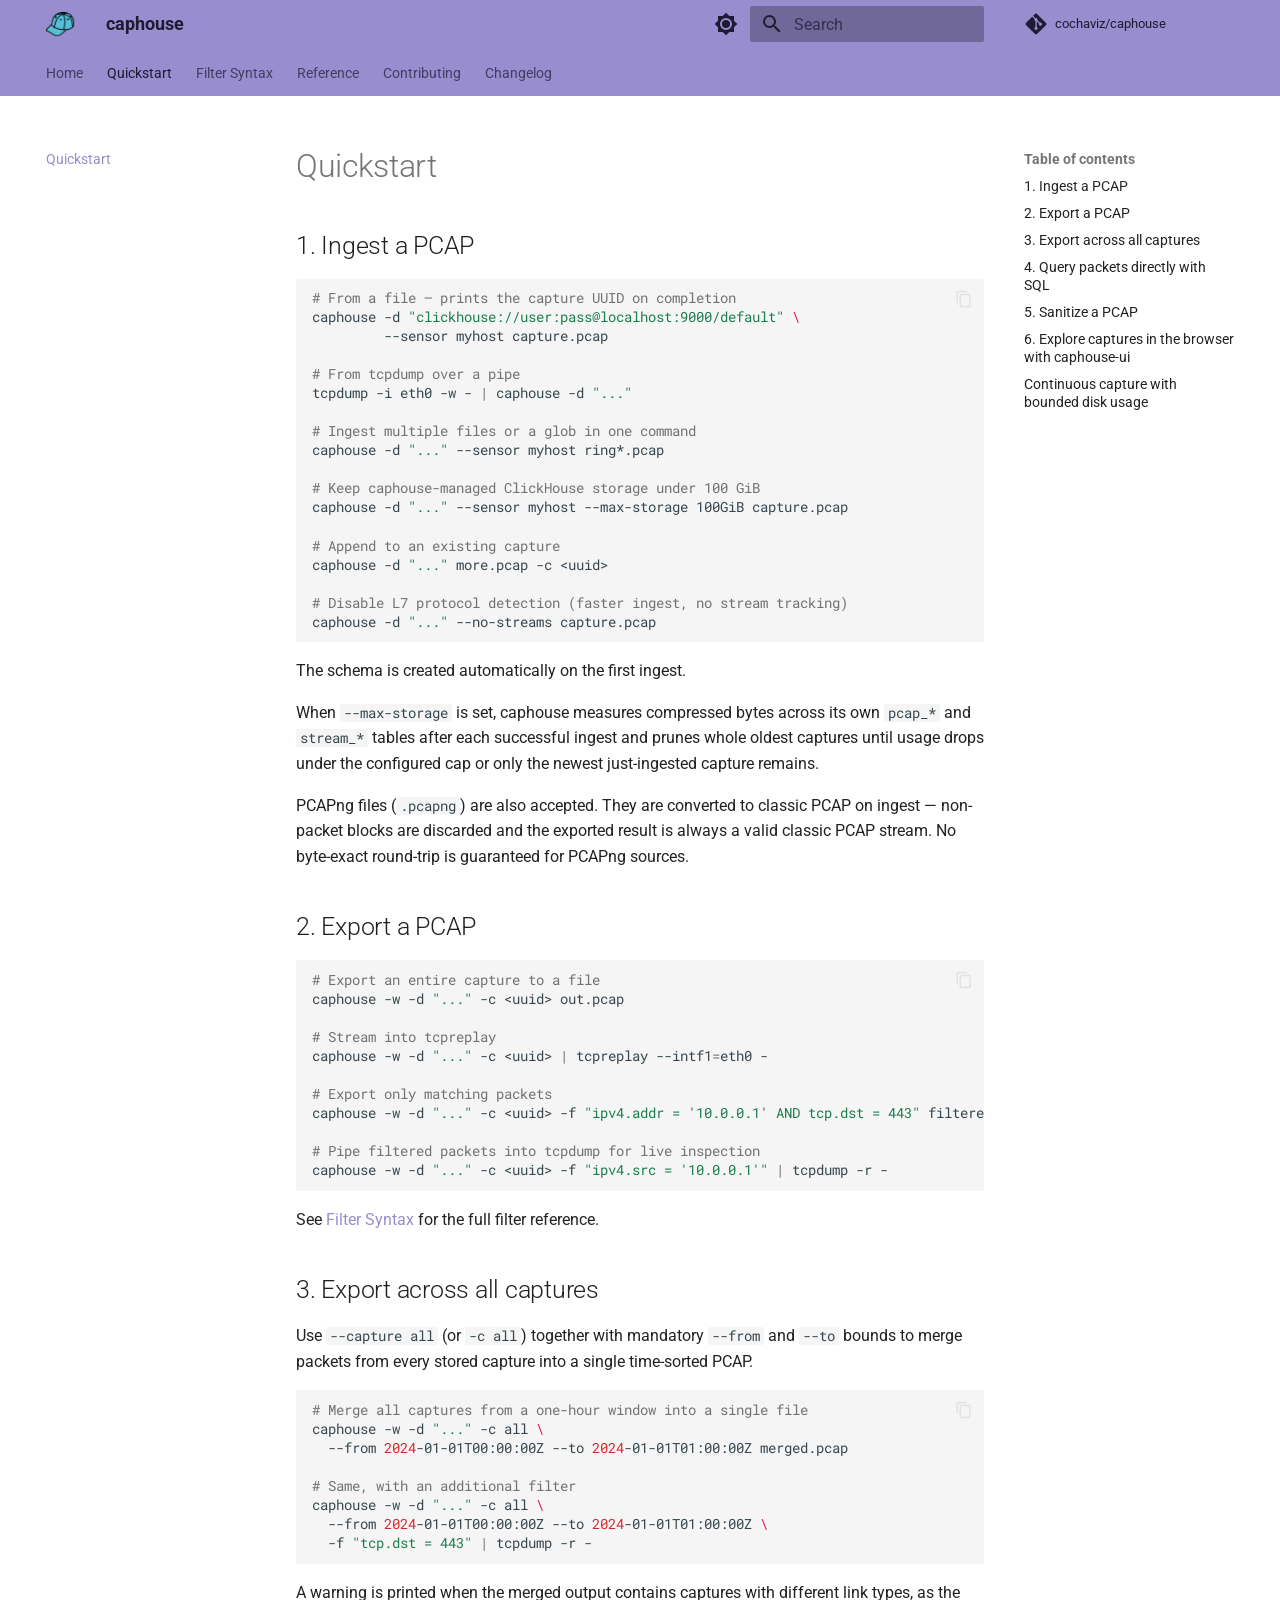
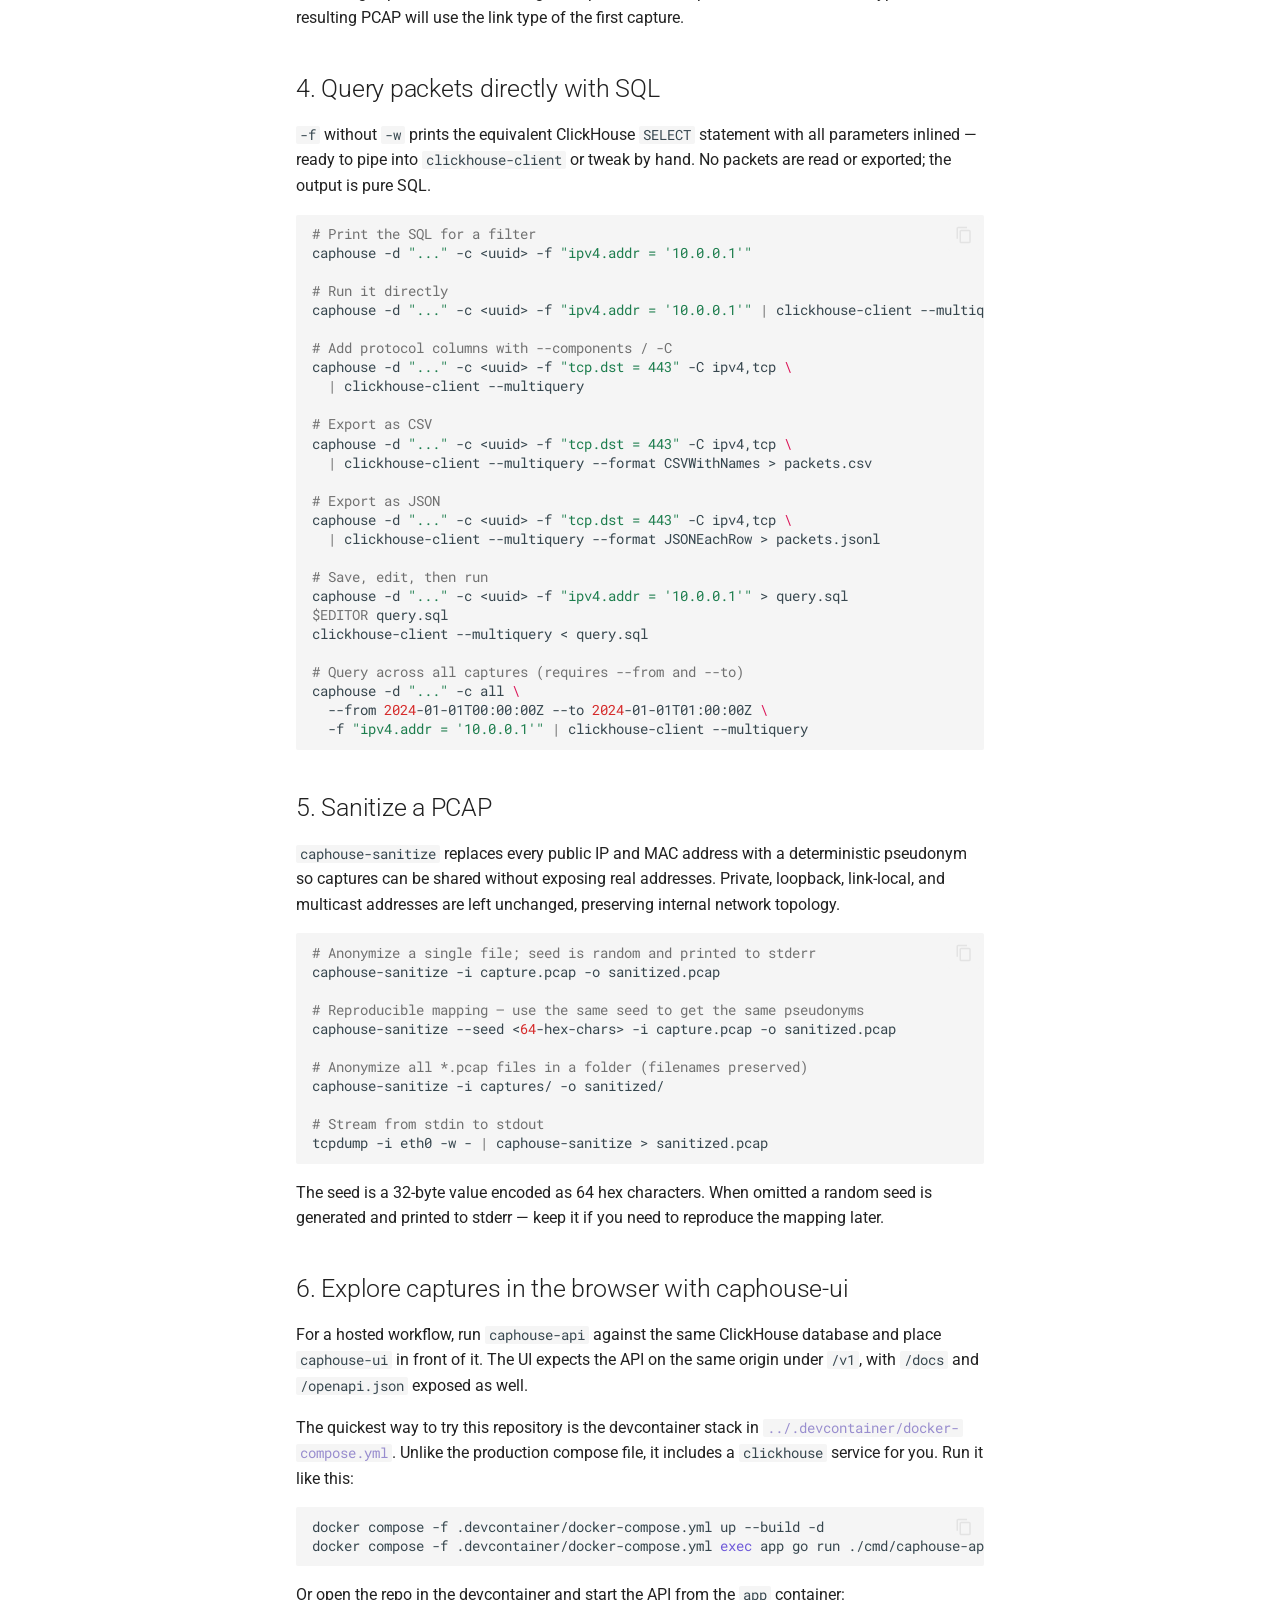
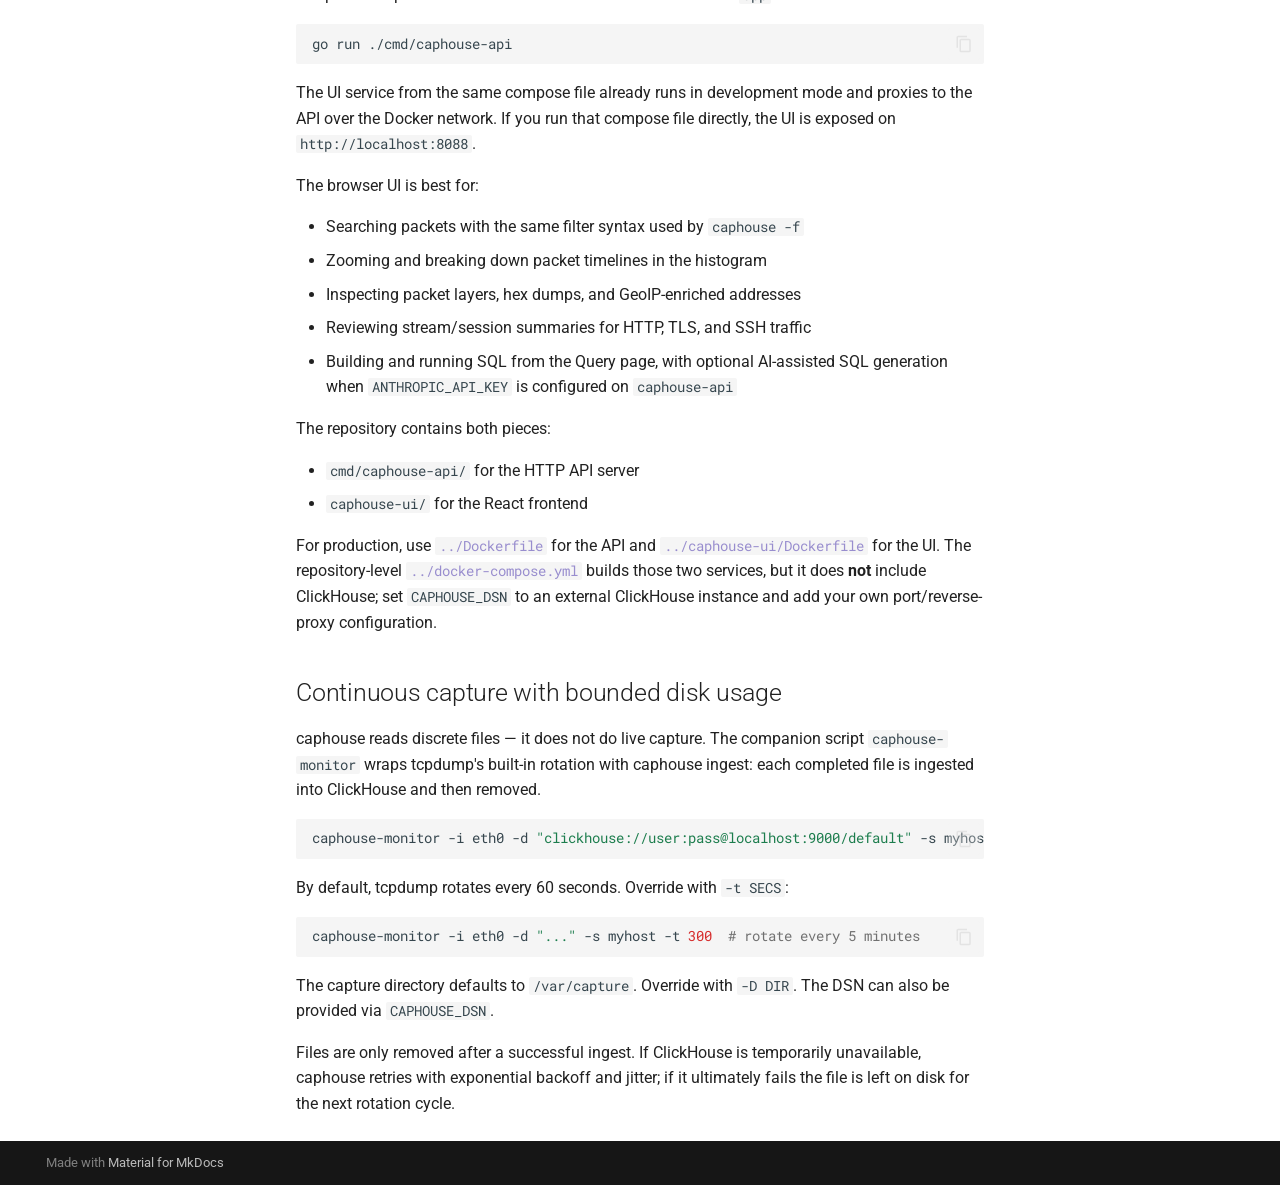
<file: quickstart/index.html>
<!doctype html>
<html lang="en" class="no-js">
  <head>
    
      <meta charset="utf-8">
      <meta name="viewport" content="width=device-width,initial-scale=1">
      
        <meta name="description" content="Store and query PCAP files in ClickHouse — parsed, compressed, and reconstructible on demand.">
      
      
      
        <link rel="canonical" href="https://cochaviz.github.io/caphouse/quickstart/">
      
      
        <link rel="prev" href="..">
      
      
        <link rel="next" href="../filters/">
      
      
        
      
      
      <link rel="icon" href="../assets/images/favicon.png">
      <meta name="generator" content="mkdocs-1.6.1, mkdocs-material-9.7.6">
    
    
      
        <title>Quickstart - caphouse</title>
      
    
    
      <link rel="stylesheet" href="../assets/stylesheets/main.484c7ddc.min.css">
      
        
        <link rel="stylesheet" href="../assets/stylesheets/palette.ab4e12ef.min.css">
      
      


    
    
      
    
    
      
        
        
        <link rel="preconnect" href="https://fonts.gstatic.com" crossorigin>
        <link rel="stylesheet" href="https://fonts.googleapis.com/css?family=Roboto:300,300i,400,400i,700,700i%7CRoboto+Mono:400,400i,700,700i&display=fallback">
        <style>:root{--md-text-font:"Roboto";--md-code-font:"Roboto Mono"}</style>
      
    
    
      <link rel="stylesheet" href="../custom.css">
    
    <script>__md_scope=new URL("..",location),__md_hash=e=>[...e].reduce(((e,_)=>(e<<5)-e+_.charCodeAt(0)),0),__md_get=(e,_=localStorage,t=__md_scope)=>JSON.parse(_.getItem(t.pathname+"."+e)),__md_set=(e,_,t=localStorage,a=__md_scope)=>{try{t.setItem(a.pathname+"."+e,JSON.stringify(_))}catch(e){}}</script>
    
      

    
    
  </head>
  
  
    
    
      
    
    
    
    
    <body dir="ltr" data-md-color-scheme="default" data-md-color-primary="indigo" data-md-color-accent="indigo">
  
    
    <input class="md-toggle" data-md-toggle="drawer" type="checkbox" id="__drawer" autocomplete="off">
    <input class="md-toggle" data-md-toggle="search" type="checkbox" id="__search" autocomplete="off">
    <label class="md-overlay" for="__drawer"></label>
    <div data-md-component="skip">
      
        
        <a href="#quickstart" class="md-skip">
          Skip to content
        </a>
      
    </div>
    <div data-md-component="announce">
      
    </div>
    
    
      

<header class="md-header" data-md-component="header">
  <nav class="md-header__inner md-grid" aria-label="Header">
    <a href=".." title="caphouse" class="md-header__button md-logo" aria-label="caphouse" data-md-component="logo">
      
  <img src="../caphouse-logo.png" alt="logo">

    </a>
    <label class="md-header__button md-icon" for="__drawer">
      
      <svg xmlns="http://www.w3.org/2000/svg" viewBox="0 0 24 24"><path d="M3 6h18v2H3zm0 5h18v2H3zm0 5h18v2H3z"/></svg>
    </label>
    <div class="md-header__title" data-md-component="header-title">
      <div class="md-header__ellipsis">
        <div class="md-header__topic">
          <span class="md-ellipsis">
            caphouse
          </span>
        </div>
        <div class="md-header__topic" data-md-component="header-topic">
          <span class="md-ellipsis">
            
              Quickstart
            
          </span>
        </div>
      </div>
    </div>
    
      
        <form class="md-header__option" data-md-component="palette">
  
    
    
    
    <input class="md-option" data-md-color-media="(prefers-color-scheme: light)" data-md-color-scheme="default" data-md-color-primary="indigo" data-md-color-accent="indigo"  aria-label="Switch to dark mode"  type="radio" name="__palette" id="__palette_0">
    
      <label class="md-header__button md-icon" title="Switch to dark mode" for="__palette_1" hidden>
        <svg xmlns="http://www.w3.org/2000/svg" viewBox="0 0 24 24"><path d="M12 8a4 4 0 0 0-4 4 4 4 0 0 0 4 4 4 4 0 0 0 4-4 4 4 0 0 0-4-4m0 10a6 6 0 0 1-6-6 6 6 0 0 1 6-6 6 6 0 0 1 6 6 6 6 0 0 1-6 6m8-9.31V4h-4.69L12 .69 8.69 4H4v4.69L.69 12 4 15.31V20h4.69L12 23.31 15.31 20H20v-4.69L23.31 12z"/></svg>
      </label>
    
  
    
    
    
    <input class="md-option" data-md-color-media="(prefers-color-scheme: dark)" data-md-color-scheme="slate" data-md-color-primary="indigo" data-md-color-accent="indigo"  aria-label="Switch to light mode"  type="radio" name="__palette" id="__palette_1">
    
      <label class="md-header__button md-icon" title="Switch to light mode" for="__palette_0" hidden>
        <svg xmlns="http://www.w3.org/2000/svg" viewBox="0 0 24 24"><path d="M12 18c-.89 0-1.74-.2-2.5-.55C11.56 16.5 13 14.42 13 12s-1.44-4.5-3.5-5.45C10.26 6.2 11.11 6 12 6a6 6 0 0 1 6 6 6 6 0 0 1-6 6m8-9.31V4h-4.69L12 .69 8.69 4H4v4.69L.69 12 4 15.31V20h4.69L12 23.31 15.31 20H20v-4.69L23.31 12z"/></svg>
      </label>
    
  
</form>
      
    
    
      <script>var palette=__md_get("__palette");if(palette&&palette.color){if("(prefers-color-scheme)"===palette.color.media){var media=matchMedia("(prefers-color-scheme: light)"),input=document.querySelector(media.matches?"[data-md-color-media='(prefers-color-scheme: light)']":"[data-md-color-media='(prefers-color-scheme: dark)']");palette.color.media=input.getAttribute("data-md-color-media"),palette.color.scheme=input.getAttribute("data-md-color-scheme"),palette.color.primary=input.getAttribute("data-md-color-primary"),palette.color.accent=input.getAttribute("data-md-color-accent")}for(var[key,value]of Object.entries(palette.color))document.body.setAttribute("data-md-color-"+key,value)}</script>
    
    
    
      
      
        <label class="md-header__button md-icon" for="__search">
          
          <svg xmlns="http://www.w3.org/2000/svg" viewBox="0 0 24 24"><path d="M9.5 3A6.5 6.5 0 0 1 16 9.5c0 1.61-.59 3.09-1.56 4.23l.27.27h.79l5 5-1.5 1.5-5-5v-.79l-.27-.27A6.52 6.52 0 0 1 9.5 16 6.5 6.5 0 0 1 3 9.5 6.5 6.5 0 0 1 9.5 3m0 2C7 5 5 7 5 9.5S7 14 9.5 14 14 12 14 9.5 12 5 9.5 5"/></svg>
        </label>
        <div class="md-search" data-md-component="search" role="dialog">
  <label class="md-search__overlay" for="__search"></label>
  <div class="md-search__inner" role="search">
    <form class="md-search__form" name="search">
      <input type="text" class="md-search__input" name="query" aria-label="Search" placeholder="Search" autocapitalize="off" autocorrect="off" autocomplete="off" spellcheck="false" data-md-component="search-query" required>
      <label class="md-search__icon md-icon" for="__search">
        
        <svg xmlns="http://www.w3.org/2000/svg" viewBox="0 0 24 24"><path d="M9.5 3A6.5 6.5 0 0 1 16 9.5c0 1.61-.59 3.09-1.56 4.23l.27.27h.79l5 5-1.5 1.5-5-5v-.79l-.27-.27A6.52 6.52 0 0 1 9.5 16 6.5 6.5 0 0 1 3 9.5 6.5 6.5 0 0 1 9.5 3m0 2C7 5 5 7 5 9.5S7 14 9.5 14 14 12 14 9.5 12 5 9.5 5"/></svg>
        
        <svg xmlns="http://www.w3.org/2000/svg" viewBox="0 0 24 24"><path d="M20 11v2H8l5.5 5.5-1.42 1.42L4.16 12l7.92-7.92L13.5 5.5 8 11z"/></svg>
      </label>
      <nav class="md-search__options" aria-label="Search">
        
        <button type="reset" class="md-search__icon md-icon" title="Clear" aria-label="Clear" tabindex="-1">
          
          <svg xmlns="http://www.w3.org/2000/svg" viewBox="0 0 24 24"><path d="M19 6.41 17.59 5 12 10.59 6.41 5 5 6.41 10.59 12 5 17.59 6.41 19 12 13.41 17.59 19 19 17.59 13.41 12z"/></svg>
        </button>
      </nav>
      
    </form>
    <div class="md-search__output">
      <div class="md-search__scrollwrap" tabindex="0" data-md-scrollfix>
        <div class="md-search-result" data-md-component="search-result">
          <div class="md-search-result__meta">
            Initializing search
          </div>
          <ol class="md-search-result__list" role="presentation"></ol>
        </div>
      </div>
    </div>
  </div>
</div>
      
    
    
      <div class="md-header__source">
        <a href="https://github.com/cochaviz/caphouse" title="Go to repository" class="md-source" data-md-component="source">
  <div class="md-source__icon md-icon">
    
    <svg xmlns="http://www.w3.org/2000/svg" viewBox="0 0 448 512"><!--! Font Awesome Free 7.1.0 by @fontawesome - https://fontawesome.com License - https://fontawesome.com/license/free (Icons: CC BY 4.0, Fonts: SIL OFL 1.1, Code: MIT License) Copyright 2025 Fonticons, Inc.--><path d="M439.6 236.1 244 40.5c-5.4-5.5-12.8-8.5-20.4-8.5s-15 3-20.4 8.4L162.5 81l51.5 51.5c27.1-9.1 52.7 16.8 43.4 43.7l49.7 49.7c34.2-11.8 61.2 31 35.5 56.7-26.5 26.5-70.2-2.9-56-37.3L240.3 199v121.9c25.3 12.5 22.3 41.8 9.1 55-6.4 6.4-15.2 10.1-24.3 10.1s-17.8-3.6-24.3-10.1c-17.6-17.6-11.1-46.9 11.2-56v-123c-20.8-8.5-24.6-30.7-18.6-45L142.6 101 8.5 235.1C3 240.6 0 247.9 0 255.5s3 15 8.5 20.4l195.6 195.7c5.4 5.4 12.7 8.4 20.4 8.4s15-3 20.4-8.4l194.7-194.7c5.4-5.4 8.4-12.8 8.4-20.4s-3-15-8.4-20.4"/></svg>
  </div>
  <div class="md-source__repository">
    cochaviz/caphouse
  </div>
</a>
      </div>
    
  </nav>
  
</header>
    
    <div class="md-container" data-md-component="container">
      
      
        
          
            
<nav class="md-tabs" aria-label="Tabs" data-md-component="tabs">
  <div class="md-grid">
    <ul class="md-tabs__list">
      
        
  
  
  
  
    <li class="md-tabs__item">
      <a href=".." class="md-tabs__link">
        
  
  
    
  
  Home

      </a>
    </li>
  

      
        
  
  
  
    
  
  
    <li class="md-tabs__item md-tabs__item--active">
      <a href="./" class="md-tabs__link">
        
  
  
    
  
  Quickstart

      </a>
    </li>
  

      
        
  
  
  
  
    <li class="md-tabs__item">
      <a href="../filters/" class="md-tabs__link">
        
  
  
    
  
  Filter Syntax

      </a>
    </li>
  

      
        
  
  
  
  
    
    
      <li class="md-tabs__item">
        <a href="../reference/" class="md-tabs__link">
          
  
  
  Reference

        </a>
      </li>
    
  

      
        
  
  
  
  
    
    
      <li class="md-tabs__item">
        <a href="../development/" class="md-tabs__link">
          
  
  
  Contributing

        </a>
      </li>
    
  

      
        
  
  
  
  
    <li class="md-tabs__item">
      <a href="../changelog/" class="md-tabs__link">
        
  
  
    
  
  Changelog

      </a>
    </li>
  

      
    </ul>
  </div>
</nav>
          
        
      
      <main class="md-main" data-md-component="main">
        <div class="md-main__inner md-grid">
          
            
              
              <div class="md-sidebar md-sidebar--primary" data-md-component="sidebar" data-md-type="navigation" >
                <div class="md-sidebar__scrollwrap">
                  <div class="md-sidebar__inner">
                    


  


<nav class="md-nav md-nav--primary md-nav--lifted" aria-label="Navigation" data-md-level="0">
  <label class="md-nav__title" for="__drawer">
    <a href=".." title="caphouse" class="md-nav__button md-logo" aria-label="caphouse" data-md-component="logo">
      
  <img src="../caphouse-logo.png" alt="logo">

    </a>
    caphouse
  </label>
  
    <div class="md-nav__source">
      <a href="https://github.com/cochaviz/caphouse" title="Go to repository" class="md-source" data-md-component="source">
  <div class="md-source__icon md-icon">
    
    <svg xmlns="http://www.w3.org/2000/svg" viewBox="0 0 448 512"><!--! Font Awesome Free 7.1.0 by @fontawesome - https://fontawesome.com License - https://fontawesome.com/license/free (Icons: CC BY 4.0, Fonts: SIL OFL 1.1, Code: MIT License) Copyright 2025 Fonticons, Inc.--><path d="M439.6 236.1 244 40.5c-5.4-5.5-12.8-8.5-20.4-8.5s-15 3-20.4 8.4L162.5 81l51.5 51.5c27.1-9.1 52.7 16.8 43.4 43.7l49.7 49.7c34.2-11.8 61.2 31 35.5 56.7-26.5 26.5-70.2-2.9-56-37.3L240.3 199v121.9c25.3 12.5 22.3 41.8 9.1 55-6.4 6.4-15.2 10.1-24.3 10.1s-17.8-3.6-24.3-10.1c-17.6-17.6-11.1-46.9 11.2-56v-123c-20.8-8.5-24.6-30.7-18.6-45L142.6 101 8.5 235.1C3 240.6 0 247.9 0 255.5s3 15 8.5 20.4l195.6 195.7c5.4 5.4 12.7 8.4 20.4 8.4s15-3 20.4-8.4l194.7-194.7c5.4-5.4 8.4-12.8 8.4-20.4s-3-15-8.4-20.4"/></svg>
  </div>
  <div class="md-source__repository">
    cochaviz/caphouse
  </div>
</a>
    </div>
  
  <ul class="md-nav__list" data-md-scrollfix>
    
      
      
  
  
  
  
    <li class="md-nav__item">
      <a href=".." class="md-nav__link">
        
  
  
  <span class="md-ellipsis">
    
  
    Home
  

    
  </span>
  
  

      </a>
    </li>
  

    
      
      
  
  
    
  
  
  
    <li class="md-nav__item md-nav__item--active">
      
      <input class="md-nav__toggle md-toggle" type="checkbox" id="__toc">
      
      
        
      
      
        <label class="md-nav__link md-nav__link--active" for="__toc">
          
  
  
  <span class="md-ellipsis">
    
  
    Quickstart
  

    
  </span>
  
  

          <span class="md-nav__icon md-icon"></span>
        </label>
      
      <a href="./" class="md-nav__link md-nav__link--active">
        
  
  
  <span class="md-ellipsis">
    
  
    Quickstart
  

    
  </span>
  
  

      </a>
      
        

<nav class="md-nav md-nav--secondary" aria-label="Table of contents">
  
  
  
    
  
  
    <label class="md-nav__title" for="__toc">
      <span class="md-nav__icon md-icon"></span>
      Table of contents
    </label>
    <ul class="md-nav__list" data-md-component="toc" data-md-scrollfix>
      
        <li class="md-nav__item">
  <a href="#1-ingest-a-pcap" class="md-nav__link">
    <span class="md-ellipsis">
      
        1. Ingest a PCAP
      
    </span>
  </a>
  
</li>
      
        <li class="md-nav__item">
  <a href="#2-export-a-pcap" class="md-nav__link">
    <span class="md-ellipsis">
      
        2. Export a PCAP
      
    </span>
  </a>
  
</li>
      
        <li class="md-nav__item">
  <a href="#3-export-across-all-captures" class="md-nav__link">
    <span class="md-ellipsis">
      
        3. Export across all captures
      
    </span>
  </a>
  
</li>
      
        <li class="md-nav__item">
  <a href="#4-query-packets-directly-with-sql" class="md-nav__link">
    <span class="md-ellipsis">
      
        4. Query packets directly with SQL
      
    </span>
  </a>
  
</li>
      
        <li class="md-nav__item">
  <a href="#5-sanitize-a-pcap" class="md-nav__link">
    <span class="md-ellipsis">
      
        5. Sanitize a PCAP
      
    </span>
  </a>
  
</li>
      
        <li class="md-nav__item">
  <a href="#6-explore-captures-in-the-browser-with-caphouse-ui" class="md-nav__link">
    <span class="md-ellipsis">
      
        6. Explore captures in the browser with caphouse-ui
      
    </span>
  </a>
  
</li>
      
        <li class="md-nav__item">
  <a href="#continuous-capture-with-bounded-disk-usage" class="md-nav__link">
    <span class="md-ellipsis">
      
        Continuous capture with bounded disk usage
      
    </span>
  </a>
  
</li>
      
    </ul>
  
</nav>
      
    </li>
  

    
      
      
  
  
  
  
    <li class="md-nav__item">
      <a href="../filters/" class="md-nav__link">
        
  
  
  <span class="md-ellipsis">
    
  
    Filter Syntax
  

    
  </span>
  
  

      </a>
    </li>
  

    
      
      
  
  
  
  
    
    
    
    
      
      
    
    
    <li class="md-nav__item md-nav__item--nested">
      
        
        
        <input class="md-nav__toggle md-toggle " type="checkbox" id="__nav_4" >
        
          
          <label class="md-nav__link" for="__nav_4" id="__nav_4_label" tabindex="0">
            
  
  
  <span class="md-ellipsis">
    
  
    Reference
  

    
  </span>
  
  

            <span class="md-nav__icon md-icon"></span>
          </label>
        
        <nav class="md-nav" data-md-level="1" aria-labelledby="__nav_4_label" aria-expanded="false">
          <label class="md-nav__title" for="__nav_4">
            <span class="md-nav__icon md-icon"></span>
            
  
    Reference
  

          </label>
          <ul class="md-nav__list" data-md-scrollfix>
            
              
                
  
  
  
  
    <li class="md-nav__item">
      <a href="../reference/" class="md-nav__link">
        
  
  
  <span class="md-ellipsis">
    
  
    All Flags
  

    
  </span>
  
  

      </a>
    </li>
  

              
            
              
                
  
  
  
  
    <li class="md-nav__item">
      <a href="../storage/" class="md-nav__link">
        
  
  
  <span class="md-ellipsis">
    
  
    Storage & Compression
  

    
  </span>
  
  

      </a>
    </li>
  

              
            
          </ul>
        </nav>
      
    </li>
  

    
      
      
  
  
  
  
    
    
    
    
      
      
    
    
    <li class="md-nav__item md-nav__item--nested">
      
        
        
        <input class="md-nav__toggle md-toggle " type="checkbox" id="__nav_5" >
        
          
          <label class="md-nav__link" for="__nav_5" id="__nav_5_label" tabindex="0">
            
  
  
  <span class="md-ellipsis">
    
  
    Contributing
  

    
  </span>
  
  

            <span class="md-nav__icon md-icon"></span>
          </label>
        
        <nav class="md-nav" data-md-level="1" aria-labelledby="__nav_5_label" aria-expanded="false">
          <label class="md-nav__title" for="__nav_5">
            <span class="md-nav__icon md-icon"></span>
            
  
    Contributing
  

          </label>
          <ul class="md-nav__list" data-md-scrollfix>
            
              
                
  
  
  
  
    <li class="md-nav__item">
      <a href="../development/" class="md-nav__link">
        
  
  
  <span class="md-ellipsis">
    
  
    Development
  

    
  </span>
  
  

      </a>
    </li>
  

              
            
          </ul>
        </nav>
      
    </li>
  

    
      
      
  
  
  
  
    <li class="md-nav__item">
      <a href="../changelog/" class="md-nav__link">
        
  
  
  <span class="md-ellipsis">
    
  
    Changelog
  

    
  </span>
  
  

      </a>
    </li>
  

    
  </ul>
</nav>
                  </div>
                </div>
              </div>
            
            
              
              <div class="md-sidebar md-sidebar--secondary" data-md-component="sidebar" data-md-type="toc" >
                <div class="md-sidebar__scrollwrap">
                  <div class="md-sidebar__inner">
                    

<nav class="md-nav md-nav--secondary" aria-label="Table of contents">
  
  
  
    
  
  
    <label class="md-nav__title" for="__toc">
      <span class="md-nav__icon md-icon"></span>
      Table of contents
    </label>
    <ul class="md-nav__list" data-md-component="toc" data-md-scrollfix>
      
        <li class="md-nav__item">
  <a href="#1-ingest-a-pcap" class="md-nav__link">
    <span class="md-ellipsis">
      
        1. Ingest a PCAP
      
    </span>
  </a>
  
</li>
      
        <li class="md-nav__item">
  <a href="#2-export-a-pcap" class="md-nav__link">
    <span class="md-ellipsis">
      
        2. Export a PCAP
      
    </span>
  </a>
  
</li>
      
        <li class="md-nav__item">
  <a href="#3-export-across-all-captures" class="md-nav__link">
    <span class="md-ellipsis">
      
        3. Export across all captures
      
    </span>
  </a>
  
</li>
      
        <li class="md-nav__item">
  <a href="#4-query-packets-directly-with-sql" class="md-nav__link">
    <span class="md-ellipsis">
      
        4. Query packets directly with SQL
      
    </span>
  </a>
  
</li>
      
        <li class="md-nav__item">
  <a href="#5-sanitize-a-pcap" class="md-nav__link">
    <span class="md-ellipsis">
      
        5. Sanitize a PCAP
      
    </span>
  </a>
  
</li>
      
        <li class="md-nav__item">
  <a href="#6-explore-captures-in-the-browser-with-caphouse-ui" class="md-nav__link">
    <span class="md-ellipsis">
      
        6. Explore captures in the browser with caphouse-ui
      
    </span>
  </a>
  
</li>
      
        <li class="md-nav__item">
  <a href="#continuous-capture-with-bounded-disk-usage" class="md-nav__link">
    <span class="md-ellipsis">
      
        Continuous capture with bounded disk usage
      
    </span>
  </a>
  
</li>
      
    </ul>
  
</nav>
                  </div>
                </div>
              </div>
            
          
          
            <div class="md-content" data-md-component="content">
              
              <article class="md-content__inner md-typeset">
                
                  


  
  


<h1 id="quickstart">Quickstart</h1>
<h2 id="1-ingest-a-pcap">1. Ingest a PCAP</h2>
<div class="highlight"><pre><span></span><code><a id="__codelineno-0-1" name="__codelineno-0-1" href="#__codelineno-0-1"></a><span class="c1"># From a file — prints the capture UUID on completion</span>
<a id="__codelineno-0-2" name="__codelineno-0-2" href="#__codelineno-0-2"></a>caphouse<span class="w"> </span>-d<span class="w"> </span><span class="s2">&quot;clickhouse://user:pass@localhost:9000/default&quot;</span><span class="w"> </span><span class="se">\</span>
<a id="__codelineno-0-3" name="__codelineno-0-3" href="#__codelineno-0-3"></a><span class="w">         </span>--sensor<span class="w"> </span>myhost<span class="w"> </span>capture.pcap
<a id="__codelineno-0-4" name="__codelineno-0-4" href="#__codelineno-0-4"></a>
<a id="__codelineno-0-5" name="__codelineno-0-5" href="#__codelineno-0-5"></a><span class="c1"># From tcpdump over a pipe</span>
<a id="__codelineno-0-6" name="__codelineno-0-6" href="#__codelineno-0-6"></a>tcpdump<span class="w"> </span>-i<span class="w"> </span>eth0<span class="w"> </span>-w<span class="w"> </span>-<span class="w"> </span><span class="p">|</span><span class="w"> </span>caphouse<span class="w"> </span>-d<span class="w"> </span><span class="s2">&quot;...&quot;</span>
<a id="__codelineno-0-7" name="__codelineno-0-7" href="#__codelineno-0-7"></a>
<a id="__codelineno-0-8" name="__codelineno-0-8" href="#__codelineno-0-8"></a><span class="c1"># Ingest multiple files or a glob in one command</span>
<a id="__codelineno-0-9" name="__codelineno-0-9" href="#__codelineno-0-9"></a>caphouse<span class="w"> </span>-d<span class="w"> </span><span class="s2">&quot;...&quot;</span><span class="w"> </span>--sensor<span class="w"> </span>myhost<span class="w"> </span>ring*.pcap
<a id="__codelineno-0-10" name="__codelineno-0-10" href="#__codelineno-0-10"></a>
<a id="__codelineno-0-11" name="__codelineno-0-11" href="#__codelineno-0-11"></a><span class="c1"># Keep caphouse-managed ClickHouse storage under 100 GiB</span>
<a id="__codelineno-0-12" name="__codelineno-0-12" href="#__codelineno-0-12"></a>caphouse<span class="w"> </span>-d<span class="w"> </span><span class="s2">&quot;...&quot;</span><span class="w"> </span>--sensor<span class="w"> </span>myhost<span class="w"> </span>--max-storage<span class="w"> </span>100GiB<span class="w"> </span>capture.pcap
<a id="__codelineno-0-13" name="__codelineno-0-13" href="#__codelineno-0-13"></a>
<a id="__codelineno-0-14" name="__codelineno-0-14" href="#__codelineno-0-14"></a><span class="c1"># Append to an existing capture</span>
<a id="__codelineno-0-15" name="__codelineno-0-15" href="#__codelineno-0-15"></a>caphouse<span class="w"> </span>-d<span class="w"> </span><span class="s2">&quot;...&quot;</span><span class="w"> </span>more.pcap<span class="w"> </span>-c<span class="w"> </span>&lt;uuid&gt;
<a id="__codelineno-0-16" name="__codelineno-0-16" href="#__codelineno-0-16"></a>
<a id="__codelineno-0-17" name="__codelineno-0-17" href="#__codelineno-0-17"></a><span class="c1"># Disable L7 protocol detection (faster ingest, no stream tracking)</span>
<a id="__codelineno-0-18" name="__codelineno-0-18" href="#__codelineno-0-18"></a>caphouse<span class="w"> </span>-d<span class="w"> </span><span class="s2">&quot;...&quot;</span><span class="w"> </span>--no-streams<span class="w"> </span>capture.pcap
</code></pre></div>
<p>The schema is created automatically on the first ingest.</p>
<p>When <code>--max-storage</code> is set, caphouse measures compressed bytes across its own
<code>pcap_*</code> and <code>stream_*</code> tables after each successful ingest and prunes whole
oldest captures until usage drops under the configured cap or only the newest
just-ingested capture remains.</p>
<p>PCAPng files (<code>.pcapng</code>) are also accepted. They are converted to classic PCAP
on ingest — non-packet blocks are discarded and the exported result is always a
valid classic PCAP stream. No byte-exact round-trip is guaranteed for PCAPng
sources.</p>
<h2 id="2-export-a-pcap">2. Export a PCAP</h2>
<div class="highlight"><pre><span></span><code><a id="__codelineno-1-1" name="__codelineno-1-1" href="#__codelineno-1-1"></a><span class="c1"># Export an entire capture to a file</span>
<a id="__codelineno-1-2" name="__codelineno-1-2" href="#__codelineno-1-2"></a>caphouse<span class="w"> </span>-w<span class="w"> </span>-d<span class="w"> </span><span class="s2">&quot;...&quot;</span><span class="w"> </span>-c<span class="w"> </span>&lt;uuid&gt;<span class="w"> </span>out.pcap
<a id="__codelineno-1-3" name="__codelineno-1-3" href="#__codelineno-1-3"></a>
<a id="__codelineno-1-4" name="__codelineno-1-4" href="#__codelineno-1-4"></a><span class="c1"># Stream into tcpreplay</span>
<a id="__codelineno-1-5" name="__codelineno-1-5" href="#__codelineno-1-5"></a>caphouse<span class="w"> </span>-w<span class="w"> </span>-d<span class="w"> </span><span class="s2">&quot;...&quot;</span><span class="w"> </span>-c<span class="w"> </span>&lt;uuid&gt;<span class="w"> </span><span class="p">|</span><span class="w"> </span>tcpreplay<span class="w"> </span>--intf1<span class="o">=</span>eth0<span class="w"> </span>-
<a id="__codelineno-1-6" name="__codelineno-1-6" href="#__codelineno-1-6"></a>
<a id="__codelineno-1-7" name="__codelineno-1-7" href="#__codelineno-1-7"></a><span class="c1"># Export only matching packets</span>
<a id="__codelineno-1-8" name="__codelineno-1-8" href="#__codelineno-1-8"></a>caphouse<span class="w"> </span>-w<span class="w"> </span>-d<span class="w"> </span><span class="s2">&quot;...&quot;</span><span class="w"> </span>-c<span class="w"> </span>&lt;uuid&gt;<span class="w"> </span>-f<span class="w"> </span><span class="s2">&quot;ipv4.addr = &#39;10.0.0.1&#39; AND tcp.dst = 443&quot;</span><span class="w"> </span>filtered.pcap
<a id="__codelineno-1-9" name="__codelineno-1-9" href="#__codelineno-1-9"></a>
<a id="__codelineno-1-10" name="__codelineno-1-10" href="#__codelineno-1-10"></a><span class="c1"># Pipe filtered packets into tcpdump for live inspection</span>
<a id="__codelineno-1-11" name="__codelineno-1-11" href="#__codelineno-1-11"></a>caphouse<span class="w"> </span>-w<span class="w"> </span>-d<span class="w"> </span><span class="s2">&quot;...&quot;</span><span class="w"> </span>-c<span class="w"> </span>&lt;uuid&gt;<span class="w"> </span>-f<span class="w"> </span><span class="s2">&quot;ipv4.src = &#39;10.0.0.1&#39;&quot;</span><span class="w"> </span><span class="p">|</span><span class="w"> </span>tcpdump<span class="w"> </span>-r<span class="w"> </span>-
</code></pre></div>
<p>See <a href="../filters/">Filter Syntax</a> for the full filter reference.</p>
<h2 id="3-export-across-all-captures">3. Export across all captures</h2>
<p>Use <code>--capture all</code> (or <code>-c all</code>) together with mandatory <code>--from</code> and <code>--to</code>
bounds to merge packets from every stored capture into a single time-sorted PCAP.</p>
<div class="highlight"><pre><span></span><code><a id="__codelineno-2-1" name="__codelineno-2-1" href="#__codelineno-2-1"></a><span class="c1"># Merge all captures from a one-hour window into a single file</span>
<a id="__codelineno-2-2" name="__codelineno-2-2" href="#__codelineno-2-2"></a>caphouse<span class="w"> </span>-w<span class="w"> </span>-d<span class="w"> </span><span class="s2">&quot;...&quot;</span><span class="w"> </span>-c<span class="w"> </span>all<span class="w"> </span><span class="se">\</span>
<a id="__codelineno-2-3" name="__codelineno-2-3" href="#__codelineno-2-3"></a><span class="w">  </span>--from<span class="w"> </span><span class="m">2024</span>-01-01T00:00:00Z<span class="w"> </span>--to<span class="w"> </span><span class="m">2024</span>-01-01T01:00:00Z<span class="w"> </span>merged.pcap
<a id="__codelineno-2-4" name="__codelineno-2-4" href="#__codelineno-2-4"></a>
<a id="__codelineno-2-5" name="__codelineno-2-5" href="#__codelineno-2-5"></a><span class="c1"># Same, with an additional filter</span>
<a id="__codelineno-2-6" name="__codelineno-2-6" href="#__codelineno-2-6"></a>caphouse<span class="w"> </span>-w<span class="w"> </span>-d<span class="w"> </span><span class="s2">&quot;...&quot;</span><span class="w"> </span>-c<span class="w"> </span>all<span class="w"> </span><span class="se">\</span>
<a id="__codelineno-2-7" name="__codelineno-2-7" href="#__codelineno-2-7"></a><span class="w">  </span>--from<span class="w"> </span><span class="m">2024</span>-01-01T00:00:00Z<span class="w"> </span>--to<span class="w"> </span><span class="m">2024</span>-01-01T01:00:00Z<span class="w"> </span><span class="se">\</span>
<a id="__codelineno-2-8" name="__codelineno-2-8" href="#__codelineno-2-8"></a><span class="w">  </span>-f<span class="w"> </span><span class="s2">&quot;tcp.dst = 443&quot;</span><span class="w"> </span><span class="p">|</span><span class="w"> </span>tcpdump<span class="w"> </span>-r<span class="w"> </span>-
</code></pre></div>
<p>A warning is printed when the merged output contains captures with different
link types, as the resulting PCAP will use the link type of the first capture.</p>
<h2 id="4-query-packets-directly-with-sql">4. Query packets directly with SQL</h2>
<p><code>-f</code> without <code>-w</code> prints the equivalent ClickHouse <code>SELECT</code> statement with all
parameters inlined — ready to pipe into <code>clickhouse-client</code> or tweak by hand.
No packets are read or exported; the output is pure SQL.</p>
<div class="highlight"><pre><span></span><code><a id="__codelineno-3-1" name="__codelineno-3-1" href="#__codelineno-3-1"></a><span class="c1"># Print the SQL for a filter</span>
<a id="__codelineno-3-2" name="__codelineno-3-2" href="#__codelineno-3-2"></a>caphouse<span class="w"> </span>-d<span class="w"> </span><span class="s2">&quot;...&quot;</span><span class="w"> </span>-c<span class="w"> </span>&lt;uuid&gt;<span class="w"> </span>-f<span class="w"> </span><span class="s2">&quot;ipv4.addr = &#39;10.0.0.1&#39;&quot;</span>
<a id="__codelineno-3-3" name="__codelineno-3-3" href="#__codelineno-3-3"></a>
<a id="__codelineno-3-4" name="__codelineno-3-4" href="#__codelineno-3-4"></a><span class="c1"># Run it directly</span>
<a id="__codelineno-3-5" name="__codelineno-3-5" href="#__codelineno-3-5"></a>caphouse<span class="w"> </span>-d<span class="w"> </span><span class="s2">&quot;...&quot;</span><span class="w"> </span>-c<span class="w"> </span>&lt;uuid&gt;<span class="w"> </span>-f<span class="w"> </span><span class="s2">&quot;ipv4.addr = &#39;10.0.0.1&#39;&quot;</span><span class="w"> </span><span class="p">|</span><span class="w"> </span>clickhouse-client<span class="w"> </span>--multiquery
<a id="__codelineno-3-6" name="__codelineno-3-6" href="#__codelineno-3-6"></a>
<a id="__codelineno-3-7" name="__codelineno-3-7" href="#__codelineno-3-7"></a><span class="c1"># Add protocol columns with --components / -C</span>
<a id="__codelineno-3-8" name="__codelineno-3-8" href="#__codelineno-3-8"></a>caphouse<span class="w"> </span>-d<span class="w"> </span><span class="s2">&quot;...&quot;</span><span class="w"> </span>-c<span class="w"> </span>&lt;uuid&gt;<span class="w"> </span>-f<span class="w"> </span><span class="s2">&quot;tcp.dst = 443&quot;</span><span class="w"> </span>-C<span class="w"> </span>ipv4,tcp<span class="w"> </span><span class="se">\</span>
<a id="__codelineno-3-9" name="__codelineno-3-9" href="#__codelineno-3-9"></a><span class="w">  </span><span class="p">|</span><span class="w"> </span>clickhouse-client<span class="w"> </span>--multiquery
<a id="__codelineno-3-10" name="__codelineno-3-10" href="#__codelineno-3-10"></a>
<a id="__codelineno-3-11" name="__codelineno-3-11" href="#__codelineno-3-11"></a><span class="c1"># Export as CSV</span>
<a id="__codelineno-3-12" name="__codelineno-3-12" href="#__codelineno-3-12"></a>caphouse<span class="w"> </span>-d<span class="w"> </span><span class="s2">&quot;...&quot;</span><span class="w"> </span>-c<span class="w"> </span>&lt;uuid&gt;<span class="w"> </span>-f<span class="w"> </span><span class="s2">&quot;tcp.dst = 443&quot;</span><span class="w"> </span>-C<span class="w"> </span>ipv4,tcp<span class="w"> </span><span class="se">\</span>
<a id="__codelineno-3-13" name="__codelineno-3-13" href="#__codelineno-3-13"></a><span class="w">  </span><span class="p">|</span><span class="w"> </span>clickhouse-client<span class="w"> </span>--multiquery<span class="w"> </span>--format<span class="w"> </span>CSVWithNames<span class="w"> </span>&gt;<span class="w"> </span>packets.csv
<a id="__codelineno-3-14" name="__codelineno-3-14" href="#__codelineno-3-14"></a>
<a id="__codelineno-3-15" name="__codelineno-3-15" href="#__codelineno-3-15"></a><span class="c1"># Export as JSON</span>
<a id="__codelineno-3-16" name="__codelineno-3-16" href="#__codelineno-3-16"></a>caphouse<span class="w"> </span>-d<span class="w"> </span><span class="s2">&quot;...&quot;</span><span class="w"> </span>-c<span class="w"> </span>&lt;uuid&gt;<span class="w"> </span>-f<span class="w"> </span><span class="s2">&quot;tcp.dst = 443&quot;</span><span class="w"> </span>-C<span class="w"> </span>ipv4,tcp<span class="w"> </span><span class="se">\</span>
<a id="__codelineno-3-17" name="__codelineno-3-17" href="#__codelineno-3-17"></a><span class="w">  </span><span class="p">|</span><span class="w"> </span>clickhouse-client<span class="w"> </span>--multiquery<span class="w"> </span>--format<span class="w"> </span>JSONEachRow<span class="w"> </span>&gt;<span class="w"> </span>packets.jsonl
<a id="__codelineno-3-18" name="__codelineno-3-18" href="#__codelineno-3-18"></a>
<a id="__codelineno-3-19" name="__codelineno-3-19" href="#__codelineno-3-19"></a><span class="c1"># Save, edit, then run</span>
<a id="__codelineno-3-20" name="__codelineno-3-20" href="#__codelineno-3-20"></a>caphouse<span class="w"> </span>-d<span class="w"> </span><span class="s2">&quot;...&quot;</span><span class="w"> </span>-c<span class="w"> </span>&lt;uuid&gt;<span class="w"> </span>-f<span class="w"> </span><span class="s2">&quot;ipv4.addr = &#39;10.0.0.1&#39;&quot;</span><span class="w"> </span>&gt;<span class="w"> </span>query.sql
<a id="__codelineno-3-21" name="__codelineno-3-21" href="#__codelineno-3-21"></a><span class="nv">$EDITOR</span><span class="w"> </span>query.sql
<a id="__codelineno-3-22" name="__codelineno-3-22" href="#__codelineno-3-22"></a>clickhouse-client<span class="w"> </span>--multiquery<span class="w"> </span>&lt;<span class="w"> </span>query.sql
<a id="__codelineno-3-23" name="__codelineno-3-23" href="#__codelineno-3-23"></a>
<a id="__codelineno-3-24" name="__codelineno-3-24" href="#__codelineno-3-24"></a><span class="c1"># Query across all captures (requires --from and --to)</span>
<a id="__codelineno-3-25" name="__codelineno-3-25" href="#__codelineno-3-25"></a>caphouse<span class="w"> </span>-d<span class="w"> </span><span class="s2">&quot;...&quot;</span><span class="w"> </span>-c<span class="w"> </span>all<span class="w"> </span><span class="se">\</span>
<a id="__codelineno-3-26" name="__codelineno-3-26" href="#__codelineno-3-26"></a><span class="w">  </span>--from<span class="w"> </span><span class="m">2024</span>-01-01T00:00:00Z<span class="w"> </span>--to<span class="w"> </span><span class="m">2024</span>-01-01T01:00:00Z<span class="w"> </span><span class="se">\</span>
<a id="__codelineno-3-27" name="__codelineno-3-27" href="#__codelineno-3-27"></a><span class="w">  </span>-f<span class="w"> </span><span class="s2">&quot;ipv4.addr = &#39;10.0.0.1&#39;&quot;</span><span class="w"> </span><span class="p">|</span><span class="w"> </span>clickhouse-client<span class="w"> </span>--multiquery
</code></pre></div>
<h2 id="5-sanitize-a-pcap">5. Sanitize a PCAP</h2>
<p><code>caphouse-sanitize</code> replaces every public IP and MAC address with a
deterministic pseudonym so captures can be shared without exposing real
addresses. Private, loopback, link-local, and multicast addresses are left
unchanged, preserving internal network topology.</p>
<div class="highlight"><pre><span></span><code><a id="__codelineno-4-1" name="__codelineno-4-1" href="#__codelineno-4-1"></a><span class="c1"># Anonymize a single file; seed is random and printed to stderr</span>
<a id="__codelineno-4-2" name="__codelineno-4-2" href="#__codelineno-4-2"></a>caphouse-sanitize<span class="w"> </span>-i<span class="w"> </span>capture.pcap<span class="w"> </span>-o<span class="w"> </span>sanitized.pcap
<a id="__codelineno-4-3" name="__codelineno-4-3" href="#__codelineno-4-3"></a>
<a id="__codelineno-4-4" name="__codelineno-4-4" href="#__codelineno-4-4"></a><span class="c1"># Reproducible mapping — use the same seed to get the same pseudonyms</span>
<a id="__codelineno-4-5" name="__codelineno-4-5" href="#__codelineno-4-5"></a>caphouse-sanitize<span class="w"> </span>--seed<span class="w"> </span>&lt;<span class="m">64</span>-hex-chars&gt;<span class="w"> </span>-i<span class="w"> </span>capture.pcap<span class="w"> </span>-o<span class="w"> </span>sanitized.pcap
<a id="__codelineno-4-6" name="__codelineno-4-6" href="#__codelineno-4-6"></a>
<a id="__codelineno-4-7" name="__codelineno-4-7" href="#__codelineno-4-7"></a><span class="c1"># Anonymize all *.pcap files in a folder (filenames preserved)</span>
<a id="__codelineno-4-8" name="__codelineno-4-8" href="#__codelineno-4-8"></a>caphouse-sanitize<span class="w"> </span>-i<span class="w"> </span>captures/<span class="w"> </span>-o<span class="w"> </span>sanitized/
<a id="__codelineno-4-9" name="__codelineno-4-9" href="#__codelineno-4-9"></a>
<a id="__codelineno-4-10" name="__codelineno-4-10" href="#__codelineno-4-10"></a><span class="c1"># Stream from stdin to stdout</span>
<a id="__codelineno-4-11" name="__codelineno-4-11" href="#__codelineno-4-11"></a>tcpdump<span class="w"> </span>-i<span class="w"> </span>eth0<span class="w"> </span>-w<span class="w"> </span>-<span class="w"> </span><span class="p">|</span><span class="w"> </span>caphouse-sanitize<span class="w"> </span>&gt;<span class="w"> </span>sanitized.pcap
</code></pre></div>
<p>The seed is a 32-byte value encoded as 64 hex characters. When omitted a
random seed is generated and printed to stderr — keep it if you need to
reproduce the mapping later.</p>
<h2 id="6-explore-captures-in-the-browser-with-caphouse-ui">6. Explore captures in the browser with caphouse-ui</h2>
<p>For a hosted workflow, run <code>caphouse-api</code> against the same ClickHouse database
and place <code>caphouse-ui</code> in front of it. The UI expects the API on the same
origin under <code>/v1</code>, with <code>/docs</code> and <code>/openapi.json</code> exposed as well.</p>
<p>The quickest way to try this repository is the devcontainer stack in
<a href="../.devcontainer/docker-compose.yml"><code>../.devcontainer/docker-compose.yml</code></a>.
Unlike the production compose file, it includes a <code>clickhouse</code> service for you.
Run it like this:</p>
<div class="highlight"><pre><span></span><code><a id="__codelineno-5-1" name="__codelineno-5-1" href="#__codelineno-5-1"></a>docker<span class="w"> </span>compose<span class="w"> </span>-f<span class="w"> </span>.devcontainer/docker-compose.yml<span class="w"> </span>up<span class="w"> </span>--build<span class="w"> </span>-d
<a id="__codelineno-5-2" name="__codelineno-5-2" href="#__codelineno-5-2"></a>docker<span class="w"> </span>compose<span class="w"> </span>-f<span class="w"> </span>.devcontainer/docker-compose.yml<span class="w"> </span><span class="nb">exec</span><span class="w"> </span>app<span class="w"> </span>go<span class="w"> </span>run<span class="w"> </span>./cmd/caphouse-api
</code></pre></div>
<p>Or open the repo in the devcontainer and start the API from the <code>app</code>
container:</p>
<div class="highlight"><pre><span></span><code><a id="__codelineno-6-1" name="__codelineno-6-1" href="#__codelineno-6-1"></a>go<span class="w"> </span>run<span class="w"> </span>./cmd/caphouse-api
</code></pre></div>
<p>The UI service from the same compose file already runs in development mode and
proxies to the API over the Docker network. If you run that compose file
directly, the UI is exposed on <code>http://localhost:8088</code>.</p>
<p>The browser UI is best for:</p>
<ul>
<li>Searching packets with the same filter syntax used by <code>caphouse -f</code></li>
<li>Zooming and breaking down packet timelines in the histogram</li>
<li>Inspecting packet layers, hex dumps, and GeoIP-enriched addresses</li>
<li>Reviewing stream/session summaries for HTTP, TLS, and SSH traffic</li>
<li>Building and running SQL from the Query page, with optional AI-assisted SQL
  generation when <code>ANTHROPIC_API_KEY</code> is configured on <code>caphouse-api</code></li>
</ul>
<p>The repository contains both pieces:</p>
<ul>
<li><code>cmd/caphouse-api/</code> for the HTTP API server</li>
<li><code>caphouse-ui/</code> for the React frontend</li>
</ul>
<p>For production, use <a href="../Dockerfile"><code>../Dockerfile</code></a> for the API and
<a href="../caphouse-ui/Dockerfile"><code>../caphouse-ui/Dockerfile</code></a> for the UI. The
repository-level <a href="../docker-compose.yml"><code>../docker-compose.yml</code></a> builds those
two services, but it does <strong>not</strong> include ClickHouse; set <code>CAPHOUSE_DSN</code> to an
external ClickHouse instance and add your own port/reverse-proxy configuration.</p>
<h2 id="continuous-capture-with-bounded-disk-usage">Continuous capture with bounded disk usage</h2>
<p>caphouse reads discrete files — it does not do live capture. The companion
script <code>caphouse-monitor</code> wraps tcpdump's built-in rotation with caphouse
ingest: each completed file is ingested into ClickHouse and then removed.</p>
<div class="highlight"><pre><span></span><code><a id="__codelineno-7-1" name="__codelineno-7-1" href="#__codelineno-7-1"></a>caphouse-monitor<span class="w"> </span>-i<span class="w"> </span>eth0<span class="w"> </span>-d<span class="w"> </span><span class="s2">&quot;clickhouse://user:pass@localhost:9000/default&quot;</span><span class="w"> </span>-s<span class="w"> </span>myhost
</code></pre></div>
<p>By default, tcpdump rotates every 60 seconds. Override with <code>-t SECS</code>:</p>
<div class="highlight"><pre><span></span><code><a id="__codelineno-8-1" name="__codelineno-8-1" href="#__codelineno-8-1"></a>caphouse-monitor<span class="w"> </span>-i<span class="w"> </span>eth0<span class="w"> </span>-d<span class="w"> </span><span class="s2">&quot;...&quot;</span><span class="w"> </span>-s<span class="w"> </span>myhost<span class="w"> </span>-t<span class="w"> </span><span class="m">300</span><span class="w">  </span><span class="c1"># rotate every 5 minutes</span>
</code></pre></div>
<p>The capture directory defaults to <code>/var/capture</code>. Override with <code>-D DIR</code>.
The DSN can also be provided via <code>CAPHOUSE_DSN</code>.</p>
<p>Files are only removed after a successful ingest. If ClickHouse is temporarily
unavailable, caphouse retries with exponential backoff and jitter; if it
ultimately fails the file is left on disk for the next rotation cycle.</p>












                
              </article>
            </div>
          
          
<script>var target=document.getElementById(location.hash.slice(1));target&&target.name&&(target.checked=target.name.startsWith("__tabbed_"))</script>
        </div>
        
          <button type="button" class="md-top md-icon" data-md-component="top" hidden>
  
  <svg xmlns="http://www.w3.org/2000/svg" viewBox="0 0 24 24"><path d="M13 20h-2V8l-5.5 5.5-1.42-1.42L12 4.16l7.92 7.92-1.42 1.42L13 8z"/></svg>
  Back to top
</button>
        
      </main>
      
        <footer class="md-footer">
  
  <div class="md-footer-meta md-typeset">
    <div class="md-footer-meta__inner md-grid">
      <div class="md-copyright">
  
  
    Made with
    <a href="https://squidfunk.github.io/mkdocs-material/" target="_blank" rel="noopener">
      Material for MkDocs
    </a>
  
</div>
      
    </div>
  </div>
</footer>
      
    </div>
    <div class="md-dialog" data-md-component="dialog">
      <div class="md-dialog__inner md-typeset"></div>
    </div>
    
    
    
      
      
      <script id="__config" type="application/json">{"annotate": null, "base": "..", "features": ["navigation.tabs", "navigation.instant", "navigation.top", "content.code.copy", "search.highlight"], "search": "../assets/javascripts/workers/search.2c215733.min.js", "tags": null, "translations": {"clipboard.copied": "Copied to clipboard", "clipboard.copy": "Copy to clipboard", "search.result.more.one": "1 more on this page", "search.result.more.other": "# more on this page", "search.result.none": "No matching documents", "search.result.one": "1 matching document", "search.result.other": "# matching documents", "search.result.placeholder": "Type to start searching", "search.result.term.missing": "Missing", "select.version": "Select version"}, "version": null}</script>
    
    
      <script src="../assets/javascripts/bundle.79ae519e.min.js"></script>
      
    
  </body>
</html>
</file>
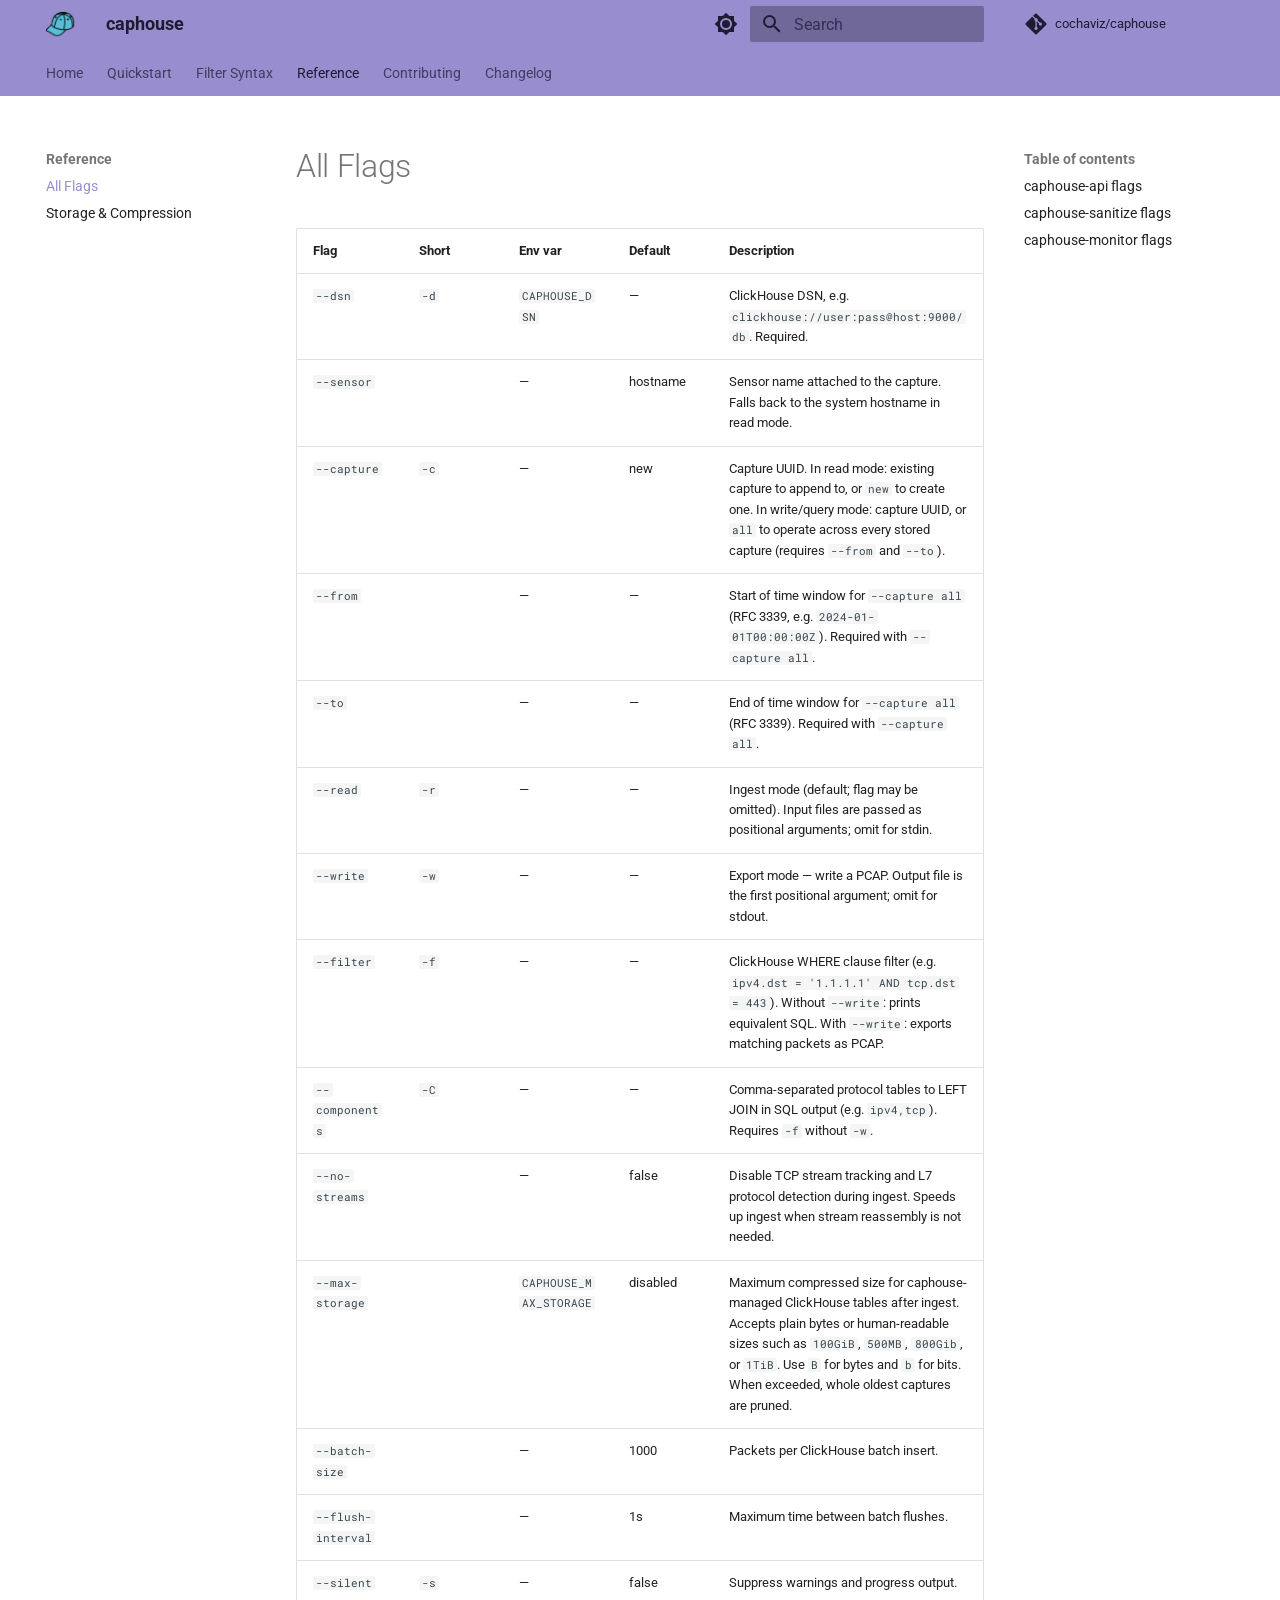
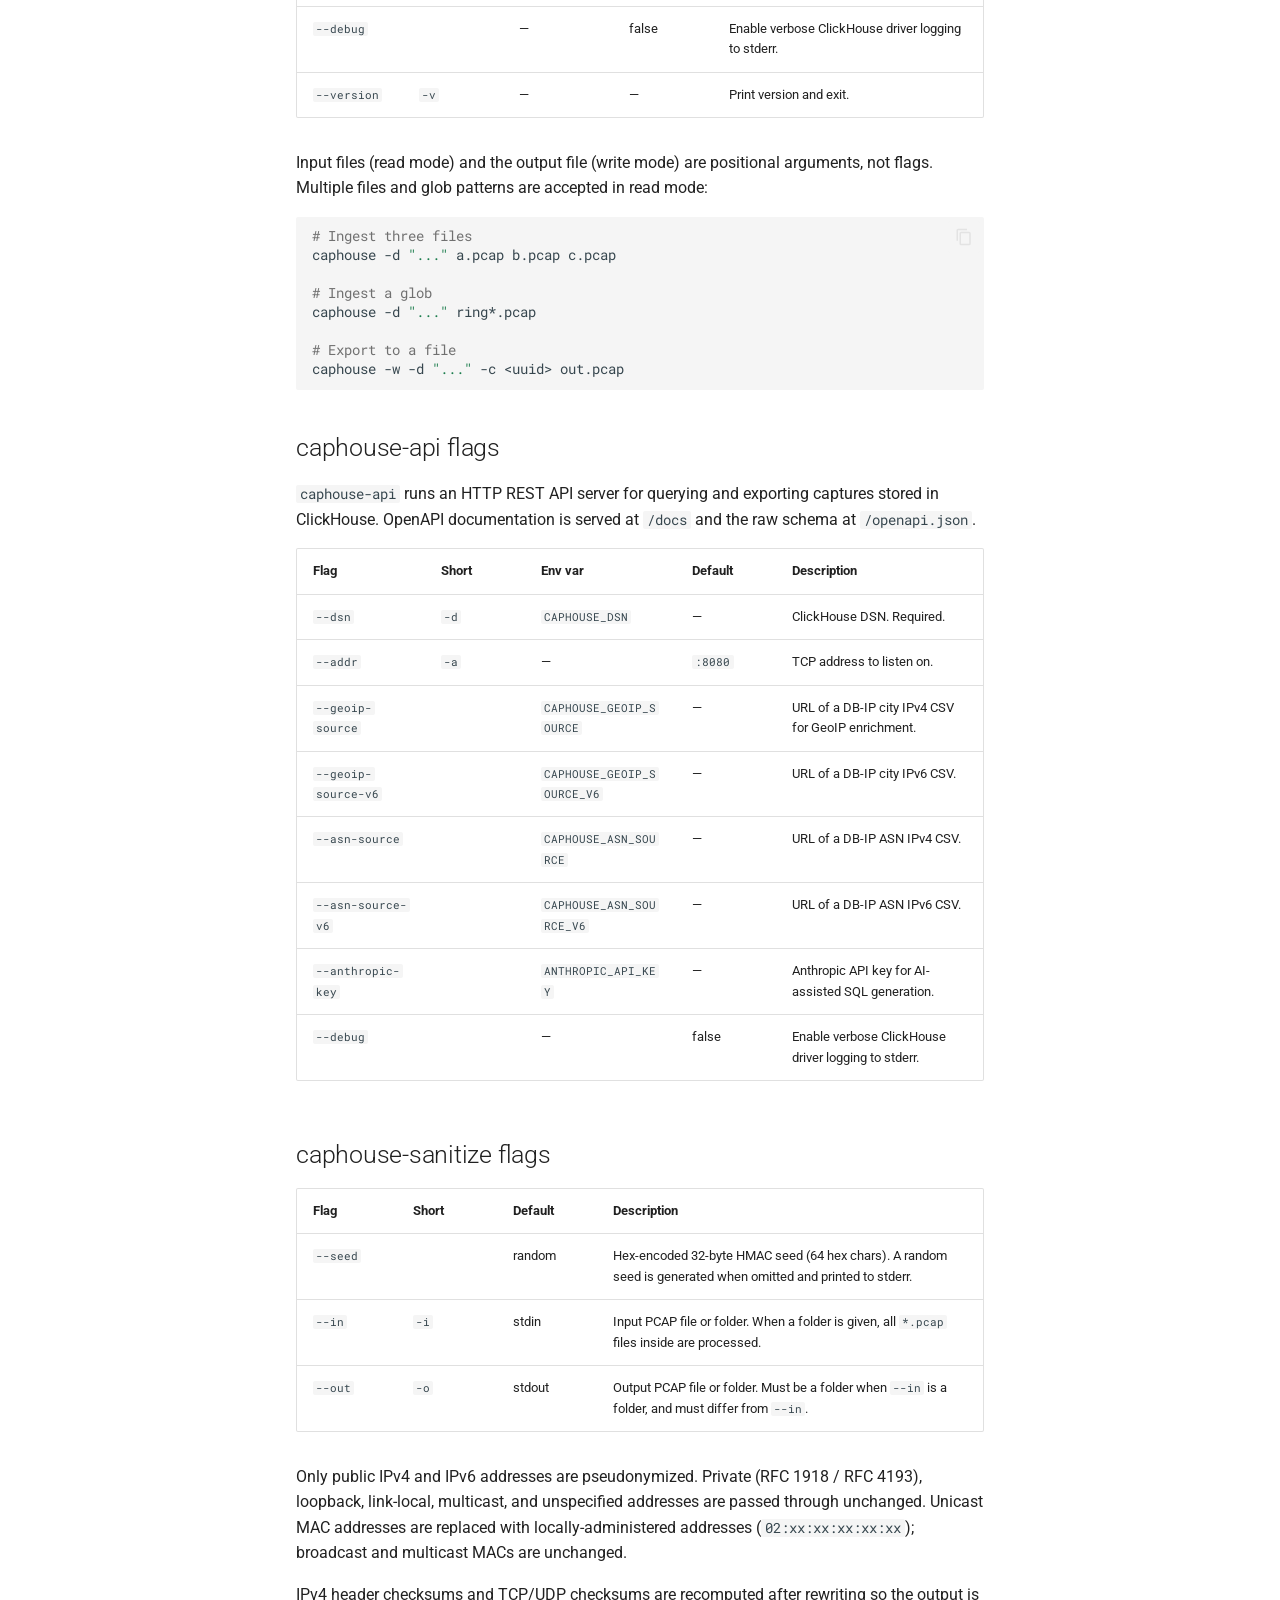
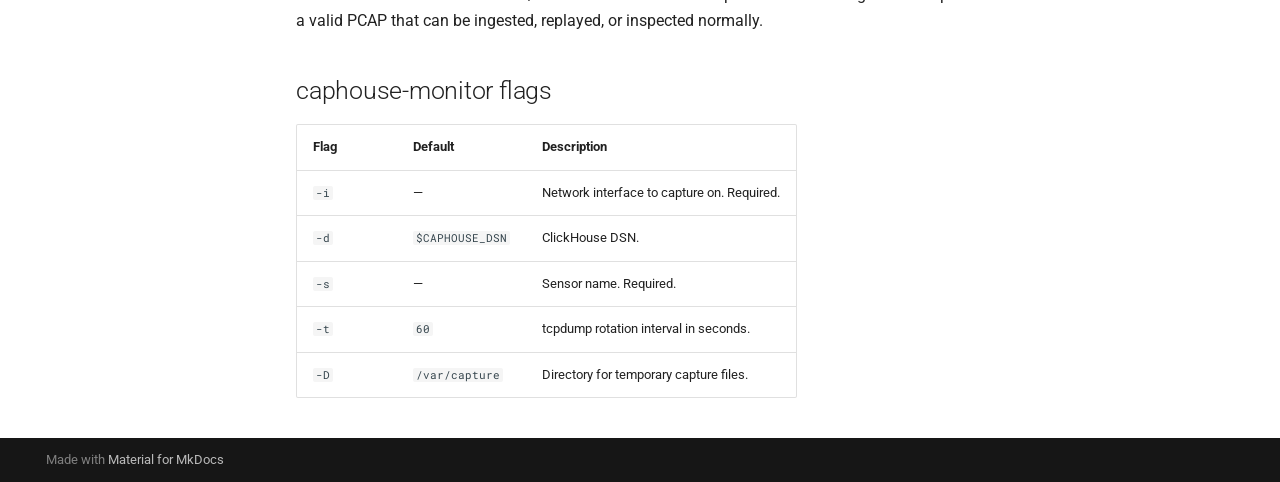
<file: reference/index.html>
<!doctype html>
<html lang="en" class="no-js">
  <head>
    
      <meta charset="utf-8">
      <meta name="viewport" content="width=device-width,initial-scale=1">
      
        <meta name="description" content="Store and query PCAP files in ClickHouse — parsed, compressed, and reconstructible on demand.">
      
      
      
        <link rel="canonical" href="https://cochaviz.github.io/caphouse/reference/">
      
      
        <link rel="prev" href="../filters/">
      
      
        <link rel="next" href="../storage/">
      
      
        
      
      
      <link rel="icon" href="../assets/images/favicon.png">
      <meta name="generator" content="mkdocs-1.6.1, mkdocs-material-9.7.6">
    
    
      
        <title>All Flags - caphouse</title>
      
    
    
      <link rel="stylesheet" href="../assets/stylesheets/main.484c7ddc.min.css">
      
        
        <link rel="stylesheet" href="../assets/stylesheets/palette.ab4e12ef.min.css">
      
      


    
    
      
    
    
      
        
        
        <link rel="preconnect" href="https://fonts.gstatic.com" crossorigin>
        <link rel="stylesheet" href="https://fonts.googleapis.com/css?family=Roboto:300,300i,400,400i,700,700i%7CRoboto+Mono:400,400i,700,700i&display=fallback">
        <style>:root{--md-text-font:"Roboto";--md-code-font:"Roboto Mono"}</style>
      
    
    
      <link rel="stylesheet" href="../custom.css">
    
    <script>__md_scope=new URL("..",location),__md_hash=e=>[...e].reduce(((e,_)=>(e<<5)-e+_.charCodeAt(0)),0),__md_get=(e,_=localStorage,t=__md_scope)=>JSON.parse(_.getItem(t.pathname+"."+e)),__md_set=(e,_,t=localStorage,a=__md_scope)=>{try{t.setItem(a.pathname+"."+e,JSON.stringify(_))}catch(e){}}</script>
    
      

    
    
  </head>
  
  
    
    
      
    
    
    
    
    <body dir="ltr" data-md-color-scheme="default" data-md-color-primary="indigo" data-md-color-accent="indigo">
  
    
    <input class="md-toggle" data-md-toggle="drawer" type="checkbox" id="__drawer" autocomplete="off">
    <input class="md-toggle" data-md-toggle="search" type="checkbox" id="__search" autocomplete="off">
    <label class="md-overlay" for="__drawer"></label>
    <div data-md-component="skip">
      
        
        <a href="#all-flags" class="md-skip">
          Skip to content
        </a>
      
    </div>
    <div data-md-component="announce">
      
    </div>
    
    
      

<header class="md-header" data-md-component="header">
  <nav class="md-header__inner md-grid" aria-label="Header">
    <a href=".." title="caphouse" class="md-header__button md-logo" aria-label="caphouse" data-md-component="logo">
      
  <img src="../caphouse-logo.png" alt="logo">

    </a>
    <label class="md-header__button md-icon" for="__drawer">
      
      <svg xmlns="http://www.w3.org/2000/svg" viewBox="0 0 24 24"><path d="M3 6h18v2H3zm0 5h18v2H3zm0 5h18v2H3z"/></svg>
    </label>
    <div class="md-header__title" data-md-component="header-title">
      <div class="md-header__ellipsis">
        <div class="md-header__topic">
          <span class="md-ellipsis">
            caphouse
          </span>
        </div>
        <div class="md-header__topic" data-md-component="header-topic">
          <span class="md-ellipsis">
            
              All Flags
            
          </span>
        </div>
      </div>
    </div>
    
      
        <form class="md-header__option" data-md-component="palette">
  
    
    
    
    <input class="md-option" data-md-color-media="(prefers-color-scheme: light)" data-md-color-scheme="default" data-md-color-primary="indigo" data-md-color-accent="indigo"  aria-label="Switch to dark mode"  type="radio" name="__palette" id="__palette_0">
    
      <label class="md-header__button md-icon" title="Switch to dark mode" for="__palette_1" hidden>
        <svg xmlns="http://www.w3.org/2000/svg" viewBox="0 0 24 24"><path d="M12 8a4 4 0 0 0-4 4 4 4 0 0 0 4 4 4 4 0 0 0 4-4 4 4 0 0 0-4-4m0 10a6 6 0 0 1-6-6 6 6 0 0 1 6-6 6 6 0 0 1 6 6 6 6 0 0 1-6 6m8-9.31V4h-4.69L12 .69 8.69 4H4v4.69L.69 12 4 15.31V20h4.69L12 23.31 15.31 20H20v-4.69L23.31 12z"/></svg>
      </label>
    
  
    
    
    
    <input class="md-option" data-md-color-media="(prefers-color-scheme: dark)" data-md-color-scheme="slate" data-md-color-primary="indigo" data-md-color-accent="indigo"  aria-label="Switch to light mode"  type="radio" name="__palette" id="__palette_1">
    
      <label class="md-header__button md-icon" title="Switch to light mode" for="__palette_0" hidden>
        <svg xmlns="http://www.w3.org/2000/svg" viewBox="0 0 24 24"><path d="M12 18c-.89 0-1.74-.2-2.5-.55C11.56 16.5 13 14.42 13 12s-1.44-4.5-3.5-5.45C10.26 6.2 11.11 6 12 6a6 6 0 0 1 6 6 6 6 0 0 1-6 6m8-9.31V4h-4.69L12 .69 8.69 4H4v4.69L.69 12 4 15.31V20h4.69L12 23.31 15.31 20H20v-4.69L23.31 12z"/></svg>
      </label>
    
  
</form>
      
    
    
      <script>var palette=__md_get("__palette");if(palette&&palette.color){if("(prefers-color-scheme)"===palette.color.media){var media=matchMedia("(prefers-color-scheme: light)"),input=document.querySelector(media.matches?"[data-md-color-media='(prefers-color-scheme: light)']":"[data-md-color-media='(prefers-color-scheme: dark)']");palette.color.media=input.getAttribute("data-md-color-media"),palette.color.scheme=input.getAttribute("data-md-color-scheme"),palette.color.primary=input.getAttribute("data-md-color-primary"),palette.color.accent=input.getAttribute("data-md-color-accent")}for(var[key,value]of Object.entries(palette.color))document.body.setAttribute("data-md-color-"+key,value)}</script>
    
    
    
      
      
        <label class="md-header__button md-icon" for="__search">
          
          <svg xmlns="http://www.w3.org/2000/svg" viewBox="0 0 24 24"><path d="M9.5 3A6.5 6.5 0 0 1 16 9.5c0 1.61-.59 3.09-1.56 4.23l.27.27h.79l5 5-1.5 1.5-5-5v-.79l-.27-.27A6.52 6.52 0 0 1 9.5 16 6.5 6.5 0 0 1 3 9.5 6.5 6.5 0 0 1 9.5 3m0 2C7 5 5 7 5 9.5S7 14 9.5 14 14 12 14 9.5 12 5 9.5 5"/></svg>
        </label>
        <div class="md-search" data-md-component="search" role="dialog">
  <label class="md-search__overlay" for="__search"></label>
  <div class="md-search__inner" role="search">
    <form class="md-search__form" name="search">
      <input type="text" class="md-search__input" name="query" aria-label="Search" placeholder="Search" autocapitalize="off" autocorrect="off" autocomplete="off" spellcheck="false" data-md-component="search-query" required>
      <label class="md-search__icon md-icon" for="__search">
        
        <svg xmlns="http://www.w3.org/2000/svg" viewBox="0 0 24 24"><path d="M9.5 3A6.5 6.5 0 0 1 16 9.5c0 1.61-.59 3.09-1.56 4.23l.27.27h.79l5 5-1.5 1.5-5-5v-.79l-.27-.27A6.52 6.52 0 0 1 9.5 16 6.5 6.5 0 0 1 3 9.5 6.5 6.5 0 0 1 9.5 3m0 2C7 5 5 7 5 9.5S7 14 9.5 14 14 12 14 9.5 12 5 9.5 5"/></svg>
        
        <svg xmlns="http://www.w3.org/2000/svg" viewBox="0 0 24 24"><path d="M20 11v2H8l5.5 5.5-1.42 1.42L4.16 12l7.92-7.92L13.5 5.5 8 11z"/></svg>
      </label>
      <nav class="md-search__options" aria-label="Search">
        
        <button type="reset" class="md-search__icon md-icon" title="Clear" aria-label="Clear" tabindex="-1">
          
          <svg xmlns="http://www.w3.org/2000/svg" viewBox="0 0 24 24"><path d="M19 6.41 17.59 5 12 10.59 6.41 5 5 6.41 10.59 12 5 17.59 6.41 19 12 13.41 17.59 19 19 17.59 13.41 12z"/></svg>
        </button>
      </nav>
      
    </form>
    <div class="md-search__output">
      <div class="md-search__scrollwrap" tabindex="0" data-md-scrollfix>
        <div class="md-search-result" data-md-component="search-result">
          <div class="md-search-result__meta">
            Initializing search
          </div>
          <ol class="md-search-result__list" role="presentation"></ol>
        </div>
      </div>
    </div>
  </div>
</div>
      
    
    
      <div class="md-header__source">
        <a href="https://github.com/cochaviz/caphouse" title="Go to repository" class="md-source" data-md-component="source">
  <div class="md-source__icon md-icon">
    
    <svg xmlns="http://www.w3.org/2000/svg" viewBox="0 0 448 512"><!--! Font Awesome Free 7.1.0 by @fontawesome - https://fontawesome.com License - https://fontawesome.com/license/free (Icons: CC BY 4.0, Fonts: SIL OFL 1.1, Code: MIT License) Copyright 2025 Fonticons, Inc.--><path d="M439.6 236.1 244 40.5c-5.4-5.5-12.8-8.5-20.4-8.5s-15 3-20.4 8.4L162.5 81l51.5 51.5c27.1-9.1 52.7 16.8 43.4 43.7l49.7 49.7c34.2-11.8 61.2 31 35.5 56.7-26.5 26.5-70.2-2.9-56-37.3L240.3 199v121.9c25.3 12.5 22.3 41.8 9.1 55-6.4 6.4-15.2 10.1-24.3 10.1s-17.8-3.6-24.3-10.1c-17.6-17.6-11.1-46.9 11.2-56v-123c-20.8-8.5-24.6-30.7-18.6-45L142.6 101 8.5 235.1C3 240.6 0 247.9 0 255.5s3 15 8.5 20.4l195.6 195.7c5.4 5.4 12.7 8.4 20.4 8.4s15-3 20.4-8.4l194.7-194.7c5.4-5.4 8.4-12.8 8.4-20.4s-3-15-8.4-20.4"/></svg>
  </div>
  <div class="md-source__repository">
    cochaviz/caphouse
  </div>
</a>
      </div>
    
  </nav>
  
</header>
    
    <div class="md-container" data-md-component="container">
      
      
        
          
            
<nav class="md-tabs" aria-label="Tabs" data-md-component="tabs">
  <div class="md-grid">
    <ul class="md-tabs__list">
      
        
  
  
  
  
    <li class="md-tabs__item">
      <a href=".." class="md-tabs__link">
        
  
  
    
  
  Home

      </a>
    </li>
  

      
        
  
  
  
  
    <li class="md-tabs__item">
      <a href="../quickstart/" class="md-tabs__link">
        
  
  
    
  
  Quickstart

      </a>
    </li>
  

      
        
  
  
  
  
    <li class="md-tabs__item">
      <a href="../filters/" class="md-tabs__link">
        
  
  
    
  
  Filter Syntax

      </a>
    </li>
  

      
        
  
  
  
    
  
  
    
    
      <li class="md-tabs__item md-tabs__item--active">
        <a href="./" class="md-tabs__link">
          
  
  
  Reference

        </a>
      </li>
    
  

      
        
  
  
  
  
    
    
      <li class="md-tabs__item">
        <a href="../development/" class="md-tabs__link">
          
  
  
  Contributing

        </a>
      </li>
    
  

      
        
  
  
  
  
    <li class="md-tabs__item">
      <a href="../changelog/" class="md-tabs__link">
        
  
  
    
  
  Changelog

      </a>
    </li>
  

      
    </ul>
  </div>
</nav>
          
        
      
      <main class="md-main" data-md-component="main">
        <div class="md-main__inner md-grid">
          
            
              
              <div class="md-sidebar md-sidebar--primary" data-md-component="sidebar" data-md-type="navigation" >
                <div class="md-sidebar__scrollwrap">
                  <div class="md-sidebar__inner">
                    


  


<nav class="md-nav md-nav--primary md-nav--lifted" aria-label="Navigation" data-md-level="0">
  <label class="md-nav__title" for="__drawer">
    <a href=".." title="caphouse" class="md-nav__button md-logo" aria-label="caphouse" data-md-component="logo">
      
  <img src="../caphouse-logo.png" alt="logo">

    </a>
    caphouse
  </label>
  
    <div class="md-nav__source">
      <a href="https://github.com/cochaviz/caphouse" title="Go to repository" class="md-source" data-md-component="source">
  <div class="md-source__icon md-icon">
    
    <svg xmlns="http://www.w3.org/2000/svg" viewBox="0 0 448 512"><!--! Font Awesome Free 7.1.0 by @fontawesome - https://fontawesome.com License - https://fontawesome.com/license/free (Icons: CC BY 4.0, Fonts: SIL OFL 1.1, Code: MIT License) Copyright 2025 Fonticons, Inc.--><path d="M439.6 236.1 244 40.5c-5.4-5.5-12.8-8.5-20.4-8.5s-15 3-20.4 8.4L162.5 81l51.5 51.5c27.1-9.1 52.7 16.8 43.4 43.7l49.7 49.7c34.2-11.8 61.2 31 35.5 56.7-26.5 26.5-70.2-2.9-56-37.3L240.3 199v121.9c25.3 12.5 22.3 41.8 9.1 55-6.4 6.4-15.2 10.1-24.3 10.1s-17.8-3.6-24.3-10.1c-17.6-17.6-11.1-46.9 11.2-56v-123c-20.8-8.5-24.6-30.7-18.6-45L142.6 101 8.5 235.1C3 240.6 0 247.9 0 255.5s3 15 8.5 20.4l195.6 195.7c5.4 5.4 12.7 8.4 20.4 8.4s15-3 20.4-8.4l194.7-194.7c5.4-5.4 8.4-12.8 8.4-20.4s-3-15-8.4-20.4"/></svg>
  </div>
  <div class="md-source__repository">
    cochaviz/caphouse
  </div>
</a>
    </div>
  
  <ul class="md-nav__list" data-md-scrollfix>
    
      
      
  
  
  
  
    <li class="md-nav__item">
      <a href=".." class="md-nav__link">
        
  
  
  <span class="md-ellipsis">
    
  
    Home
  

    
  </span>
  
  

      </a>
    </li>
  

    
      
      
  
  
  
  
    <li class="md-nav__item">
      <a href="../quickstart/" class="md-nav__link">
        
  
  
  <span class="md-ellipsis">
    
  
    Quickstart
  

    
  </span>
  
  

      </a>
    </li>
  

    
      
      
  
  
  
  
    <li class="md-nav__item">
      <a href="../filters/" class="md-nav__link">
        
  
  
  <span class="md-ellipsis">
    
  
    Filter Syntax
  

    
  </span>
  
  

      </a>
    </li>
  

    
      
      
  
  
    
  
  
  
    
    
    
    
      
        
        
      
      
    
    
    <li class="md-nav__item md-nav__item--active md-nav__item--section md-nav__item--nested">
      
        
        
        <input class="md-nav__toggle md-toggle " type="checkbox" id="__nav_4" checked>
        
          
          <label class="md-nav__link" for="__nav_4" id="__nav_4_label" tabindex="">
            
  
  
  <span class="md-ellipsis">
    
  
    Reference
  

    
  </span>
  
  

            <span class="md-nav__icon md-icon"></span>
          </label>
        
        <nav class="md-nav" data-md-level="1" aria-labelledby="__nav_4_label" aria-expanded="true">
          <label class="md-nav__title" for="__nav_4">
            <span class="md-nav__icon md-icon"></span>
            
  
    Reference
  

          </label>
          <ul class="md-nav__list" data-md-scrollfix>
            
              
                
  
  
    
  
  
  
    <li class="md-nav__item md-nav__item--active">
      
      <input class="md-nav__toggle md-toggle" type="checkbox" id="__toc">
      
      
        
      
      
        <label class="md-nav__link md-nav__link--active" for="__toc">
          
  
  
  <span class="md-ellipsis">
    
  
    All Flags
  

    
  </span>
  
  

          <span class="md-nav__icon md-icon"></span>
        </label>
      
      <a href="./" class="md-nav__link md-nav__link--active">
        
  
  
  <span class="md-ellipsis">
    
  
    All Flags
  

    
  </span>
  
  

      </a>
      
        

<nav class="md-nav md-nav--secondary" aria-label="Table of contents">
  
  
  
    
  
  
    <label class="md-nav__title" for="__toc">
      <span class="md-nav__icon md-icon"></span>
      Table of contents
    </label>
    <ul class="md-nav__list" data-md-component="toc" data-md-scrollfix>
      
        <li class="md-nav__item">
  <a href="#caphouse-api-flags" class="md-nav__link">
    <span class="md-ellipsis">
      
        caphouse-api flags
      
    </span>
  </a>
  
</li>
      
        <li class="md-nav__item">
  <a href="#caphouse-sanitize-flags" class="md-nav__link">
    <span class="md-ellipsis">
      
        caphouse-sanitize flags
      
    </span>
  </a>
  
</li>
      
        <li class="md-nav__item">
  <a href="#caphouse-monitor-flags" class="md-nav__link">
    <span class="md-ellipsis">
      
        caphouse-monitor flags
      
    </span>
  </a>
  
</li>
      
    </ul>
  
</nav>
      
    </li>
  

              
            
              
                
  
  
  
  
    <li class="md-nav__item">
      <a href="../storage/" class="md-nav__link">
        
  
  
  <span class="md-ellipsis">
    
  
    Storage & Compression
  

    
  </span>
  
  

      </a>
    </li>
  

              
            
          </ul>
        </nav>
      
    </li>
  

    
      
      
  
  
  
  
    
    
    
    
      
      
    
    
    <li class="md-nav__item md-nav__item--nested">
      
        
        
        <input class="md-nav__toggle md-toggle " type="checkbox" id="__nav_5" >
        
          
          <label class="md-nav__link" for="__nav_5" id="__nav_5_label" tabindex="0">
            
  
  
  <span class="md-ellipsis">
    
  
    Contributing
  

    
  </span>
  
  

            <span class="md-nav__icon md-icon"></span>
          </label>
        
        <nav class="md-nav" data-md-level="1" aria-labelledby="__nav_5_label" aria-expanded="false">
          <label class="md-nav__title" for="__nav_5">
            <span class="md-nav__icon md-icon"></span>
            
  
    Contributing
  

          </label>
          <ul class="md-nav__list" data-md-scrollfix>
            
              
                
  
  
  
  
    <li class="md-nav__item">
      <a href="../development/" class="md-nav__link">
        
  
  
  <span class="md-ellipsis">
    
  
    Development
  

    
  </span>
  
  

      </a>
    </li>
  

              
            
          </ul>
        </nav>
      
    </li>
  

    
      
      
  
  
  
  
    <li class="md-nav__item">
      <a href="../changelog/" class="md-nav__link">
        
  
  
  <span class="md-ellipsis">
    
  
    Changelog
  

    
  </span>
  
  

      </a>
    </li>
  

    
  </ul>
</nav>
                  </div>
                </div>
              </div>
            
            
              
              <div class="md-sidebar md-sidebar--secondary" data-md-component="sidebar" data-md-type="toc" >
                <div class="md-sidebar__scrollwrap">
                  <div class="md-sidebar__inner">
                    

<nav class="md-nav md-nav--secondary" aria-label="Table of contents">
  
  
  
    
  
  
    <label class="md-nav__title" for="__toc">
      <span class="md-nav__icon md-icon"></span>
      Table of contents
    </label>
    <ul class="md-nav__list" data-md-component="toc" data-md-scrollfix>
      
        <li class="md-nav__item">
  <a href="#caphouse-api-flags" class="md-nav__link">
    <span class="md-ellipsis">
      
        caphouse-api flags
      
    </span>
  </a>
  
</li>
      
        <li class="md-nav__item">
  <a href="#caphouse-sanitize-flags" class="md-nav__link">
    <span class="md-ellipsis">
      
        caphouse-sanitize flags
      
    </span>
  </a>
  
</li>
      
        <li class="md-nav__item">
  <a href="#caphouse-monitor-flags" class="md-nav__link">
    <span class="md-ellipsis">
      
        caphouse-monitor flags
      
    </span>
  </a>
  
</li>
      
    </ul>
  
</nav>
                  </div>
                </div>
              </div>
            
          
          
            <div class="md-content" data-md-component="content">
              
              <article class="md-content__inner md-typeset">
                
                  


  
  


<h1 id="all-flags">All Flags</h1>
<table>
<thead>
<tr>
<th>Flag</th>
<th>Short</th>
<th>Env var</th>
<th>Default</th>
<th>Description</th>
</tr>
</thead>
<tbody>
<tr>
<td><code>--dsn</code></td>
<td><code>-d</code></td>
<td><code>CAPHOUSE_DSN</code></td>
<td>—</td>
<td>ClickHouse DSN, e.g. <code>clickhouse://user:pass@host:9000/db</code>. Required.</td>
</tr>
<tr>
<td><code>--sensor</code></td>
<td></td>
<td>—</td>
<td>hostname</td>
<td>Sensor name attached to the capture. Falls back to the system hostname in read mode.</td>
</tr>
<tr>
<td><code>--capture</code></td>
<td><code>-c</code></td>
<td>—</td>
<td>new</td>
<td>Capture UUID. In read mode: existing capture to append to, or <code>new</code> to create one. In write/query mode: capture UUID, or <code>all</code> to operate across every stored capture (requires <code>--from</code> and <code>--to</code>).</td>
</tr>
<tr>
<td><code>--from</code></td>
<td></td>
<td>—</td>
<td>—</td>
<td>Start of time window for <code>--capture all</code> (RFC 3339, e.g. <code>2024-01-01T00:00:00Z</code>). Required with <code>--capture all</code>.</td>
</tr>
<tr>
<td><code>--to</code></td>
<td></td>
<td>—</td>
<td>—</td>
<td>End of time window for <code>--capture all</code> (RFC 3339). Required with <code>--capture all</code>.</td>
</tr>
<tr>
<td><code>--read</code></td>
<td><code>-r</code></td>
<td>—</td>
<td>—</td>
<td>Ingest mode (default; flag may be omitted). Input files are passed as positional arguments; omit for stdin.</td>
</tr>
<tr>
<td><code>--write</code></td>
<td><code>-w</code></td>
<td>—</td>
<td>—</td>
<td>Export mode — write a PCAP. Output file is the first positional argument; omit for stdout.</td>
</tr>
<tr>
<td><code>--filter</code></td>
<td><code>-f</code></td>
<td>—</td>
<td>—</td>
<td>ClickHouse WHERE clause filter (e.g. <code>ipv4.dst = '1.1.1.1' AND tcp.dst = 443</code>). Without <code>--write</code>: prints equivalent SQL. With <code>--write</code>: exports matching packets as PCAP.</td>
</tr>
<tr>
<td><code>--components</code></td>
<td><code>-C</code></td>
<td>—</td>
<td>—</td>
<td>Comma-separated protocol tables to LEFT JOIN in SQL output (e.g. <code>ipv4,tcp</code>). Requires <code>-f</code> without <code>-w</code>.</td>
</tr>
<tr>
<td><code>--no-streams</code></td>
<td></td>
<td>—</td>
<td>false</td>
<td>Disable TCP stream tracking and L7 protocol detection during ingest. Speeds up ingest when stream reassembly is not needed.</td>
</tr>
<tr>
<td><code>--max-storage</code></td>
<td></td>
<td><code>CAPHOUSE_MAX_STORAGE</code></td>
<td>disabled</td>
<td>Maximum compressed size for caphouse-managed ClickHouse tables after ingest. Accepts plain bytes or human-readable sizes such as <code>100GiB</code>, <code>500MB</code>, <code>800Gib</code>, or <code>1TiB</code>. Use <code>B</code> for bytes and <code>b</code> for bits. When exceeded, whole oldest captures are pruned.</td>
</tr>
<tr>
<td><code>--batch-size</code></td>
<td></td>
<td>—</td>
<td>1000</td>
<td>Packets per ClickHouse batch insert.</td>
</tr>
<tr>
<td><code>--flush-interval</code></td>
<td></td>
<td>—</td>
<td>1s</td>
<td>Maximum time between batch flushes.</td>
</tr>
<tr>
<td><code>--silent</code></td>
<td><code>-s</code></td>
<td>—</td>
<td>false</td>
<td>Suppress warnings and progress output.</td>
</tr>
<tr>
<td><code>--debug</code></td>
<td></td>
<td>—</td>
<td>false</td>
<td>Enable verbose ClickHouse driver logging to stderr.</td>
</tr>
<tr>
<td><code>--version</code></td>
<td><code>-v</code></td>
<td>—</td>
<td>—</td>
<td>Print version and exit.</td>
</tr>
</tbody>
</table>
<p>Input files (read mode) and the output file (write mode) are positional
arguments, not flags. Multiple files and glob patterns are accepted in read
mode:</p>
<div class="highlight"><pre><span></span><code><a id="__codelineno-0-1" name="__codelineno-0-1" href="#__codelineno-0-1"></a><span class="c1"># Ingest three files</span>
<a id="__codelineno-0-2" name="__codelineno-0-2" href="#__codelineno-0-2"></a>caphouse<span class="w"> </span>-d<span class="w"> </span><span class="s2">&quot;...&quot;</span><span class="w"> </span>a.pcap<span class="w"> </span>b.pcap<span class="w"> </span>c.pcap
<a id="__codelineno-0-3" name="__codelineno-0-3" href="#__codelineno-0-3"></a>
<a id="__codelineno-0-4" name="__codelineno-0-4" href="#__codelineno-0-4"></a><span class="c1"># Ingest a glob</span>
<a id="__codelineno-0-5" name="__codelineno-0-5" href="#__codelineno-0-5"></a>caphouse<span class="w"> </span>-d<span class="w"> </span><span class="s2">&quot;...&quot;</span><span class="w"> </span>ring*.pcap
<a id="__codelineno-0-6" name="__codelineno-0-6" href="#__codelineno-0-6"></a>
<a id="__codelineno-0-7" name="__codelineno-0-7" href="#__codelineno-0-7"></a><span class="c1"># Export to a file</span>
<a id="__codelineno-0-8" name="__codelineno-0-8" href="#__codelineno-0-8"></a>caphouse<span class="w"> </span>-w<span class="w"> </span>-d<span class="w"> </span><span class="s2">&quot;...&quot;</span><span class="w"> </span>-c<span class="w"> </span>&lt;uuid&gt;<span class="w"> </span>out.pcap
</code></pre></div>
<h2 id="caphouse-api-flags">caphouse-api flags</h2>
<p><code>caphouse-api</code> runs an HTTP REST API server for querying and exporting
captures stored in ClickHouse. OpenAPI documentation is served at <code>/docs</code>
and the raw schema at <code>/openapi.json</code>.</p>
<table>
<thead>
<tr>
<th>Flag</th>
<th>Short</th>
<th>Env var</th>
<th>Default</th>
<th>Description</th>
</tr>
</thead>
<tbody>
<tr>
<td><code>--dsn</code></td>
<td><code>-d</code></td>
<td><code>CAPHOUSE_DSN</code></td>
<td>—</td>
<td>ClickHouse DSN. Required.</td>
</tr>
<tr>
<td><code>--addr</code></td>
<td><code>-a</code></td>
<td>—</td>
<td><code>:8080</code></td>
<td>TCP address to listen on.</td>
</tr>
<tr>
<td><code>--geoip-source</code></td>
<td></td>
<td><code>CAPHOUSE_GEOIP_SOURCE</code></td>
<td>—</td>
<td>URL of a DB-IP city IPv4 CSV for GeoIP enrichment.</td>
</tr>
<tr>
<td><code>--geoip-source-v6</code></td>
<td></td>
<td><code>CAPHOUSE_GEOIP_SOURCE_V6</code></td>
<td>—</td>
<td>URL of a DB-IP city IPv6 CSV.</td>
</tr>
<tr>
<td><code>--asn-source</code></td>
<td></td>
<td><code>CAPHOUSE_ASN_SOURCE</code></td>
<td>—</td>
<td>URL of a DB-IP ASN IPv4 CSV.</td>
</tr>
<tr>
<td><code>--asn-source-v6</code></td>
<td></td>
<td><code>CAPHOUSE_ASN_SOURCE_V6</code></td>
<td>—</td>
<td>URL of a DB-IP ASN IPv6 CSV.</td>
</tr>
<tr>
<td><code>--anthropic-key</code></td>
<td></td>
<td><code>ANTHROPIC_API_KEY</code></td>
<td>—</td>
<td>Anthropic API key for AI-assisted SQL generation.</td>
</tr>
<tr>
<td><code>--debug</code></td>
<td></td>
<td>—</td>
<td>false</td>
<td>Enable verbose ClickHouse driver logging to stderr.</td>
</tr>
</tbody>
</table>
<h2 id="caphouse-sanitize-flags">caphouse-sanitize flags</h2>
<table>
<thead>
<tr>
<th>Flag</th>
<th>Short</th>
<th>Default</th>
<th>Description</th>
</tr>
</thead>
<tbody>
<tr>
<td><code>--seed</code></td>
<td></td>
<td>random</td>
<td>Hex-encoded 32-byte HMAC seed (64 hex chars). A random seed is generated when omitted and printed to stderr.</td>
</tr>
<tr>
<td><code>--in</code></td>
<td><code>-i</code></td>
<td>stdin</td>
<td>Input PCAP file or folder. When a folder is given, all <code>*.pcap</code> files inside are processed.</td>
</tr>
<tr>
<td><code>--out</code></td>
<td><code>-o</code></td>
<td>stdout</td>
<td>Output PCAP file or folder. Must be a folder when <code>--in</code> is a folder, and must differ from <code>--in</code>.</td>
</tr>
</tbody>
</table>
<p>Only public IPv4 and IPv6 addresses are pseudonymized. Private (RFC 1918 /
RFC 4193), loopback, link-local, multicast, and unspecified addresses are
passed through unchanged. Unicast MAC addresses are replaced with
locally-administered addresses (<code>02:xx:xx:xx:xx:xx</code>); broadcast and multicast
MACs are unchanged.</p>
<p>IPv4 header checksums and TCP/UDP checksums are recomputed after rewriting so
the output is a valid PCAP that can be ingested, replayed, or inspected
normally.</p>
<h2 id="caphouse-monitor-flags">caphouse-monitor flags</h2>
<table>
<thead>
<tr>
<th>Flag</th>
<th>Default</th>
<th>Description</th>
</tr>
</thead>
<tbody>
<tr>
<td><code>-i</code></td>
<td>—</td>
<td>Network interface to capture on. Required.</td>
</tr>
<tr>
<td><code>-d</code></td>
<td><code>$CAPHOUSE_DSN</code></td>
<td>ClickHouse DSN.</td>
</tr>
<tr>
<td><code>-s</code></td>
<td>—</td>
<td>Sensor name. Required.</td>
</tr>
<tr>
<td><code>-t</code></td>
<td><code>60</code></td>
<td>tcpdump rotation interval in seconds.</td>
</tr>
<tr>
<td><code>-D</code></td>
<td><code>/var/capture</code></td>
<td>Directory for temporary capture files.</td>
</tr>
</tbody>
</table>












                
              </article>
            </div>
          
          
<script>var target=document.getElementById(location.hash.slice(1));target&&target.name&&(target.checked=target.name.startsWith("__tabbed_"))</script>
        </div>
        
          <button type="button" class="md-top md-icon" data-md-component="top" hidden>
  
  <svg xmlns="http://www.w3.org/2000/svg" viewBox="0 0 24 24"><path d="M13 20h-2V8l-5.5 5.5-1.42-1.42L12 4.16l7.92 7.92-1.42 1.42L13 8z"/></svg>
  Back to top
</button>
        
      </main>
      
        <footer class="md-footer">
  
  <div class="md-footer-meta md-typeset">
    <div class="md-footer-meta__inner md-grid">
      <div class="md-copyright">
  
  
    Made with
    <a href="https://squidfunk.github.io/mkdocs-material/" target="_blank" rel="noopener">
      Material for MkDocs
    </a>
  
</div>
      
    </div>
  </div>
</footer>
      
    </div>
    <div class="md-dialog" data-md-component="dialog">
      <div class="md-dialog__inner md-typeset"></div>
    </div>
    
    
    
      
      
      <script id="__config" type="application/json">{"annotate": null, "base": "..", "features": ["navigation.tabs", "navigation.instant", "navigation.top", "content.code.copy", "search.highlight"], "search": "../assets/javascripts/workers/search.2c215733.min.js", "tags": null, "translations": {"clipboard.copied": "Copied to clipboard", "clipboard.copy": "Copy to clipboard", "search.result.more.one": "1 more on this page", "search.result.more.other": "# more on this page", "search.result.none": "No matching documents", "search.result.one": "1 matching document", "search.result.other": "# matching documents", "search.result.placeholder": "Type to start searching", "search.result.term.missing": "Missing", "select.version": "Select version"}, "version": null}</script>
    
    
      <script src="../assets/javascripts/bundle.79ae519e.min.js"></script>
      
    
  </body>
</html>
</file>
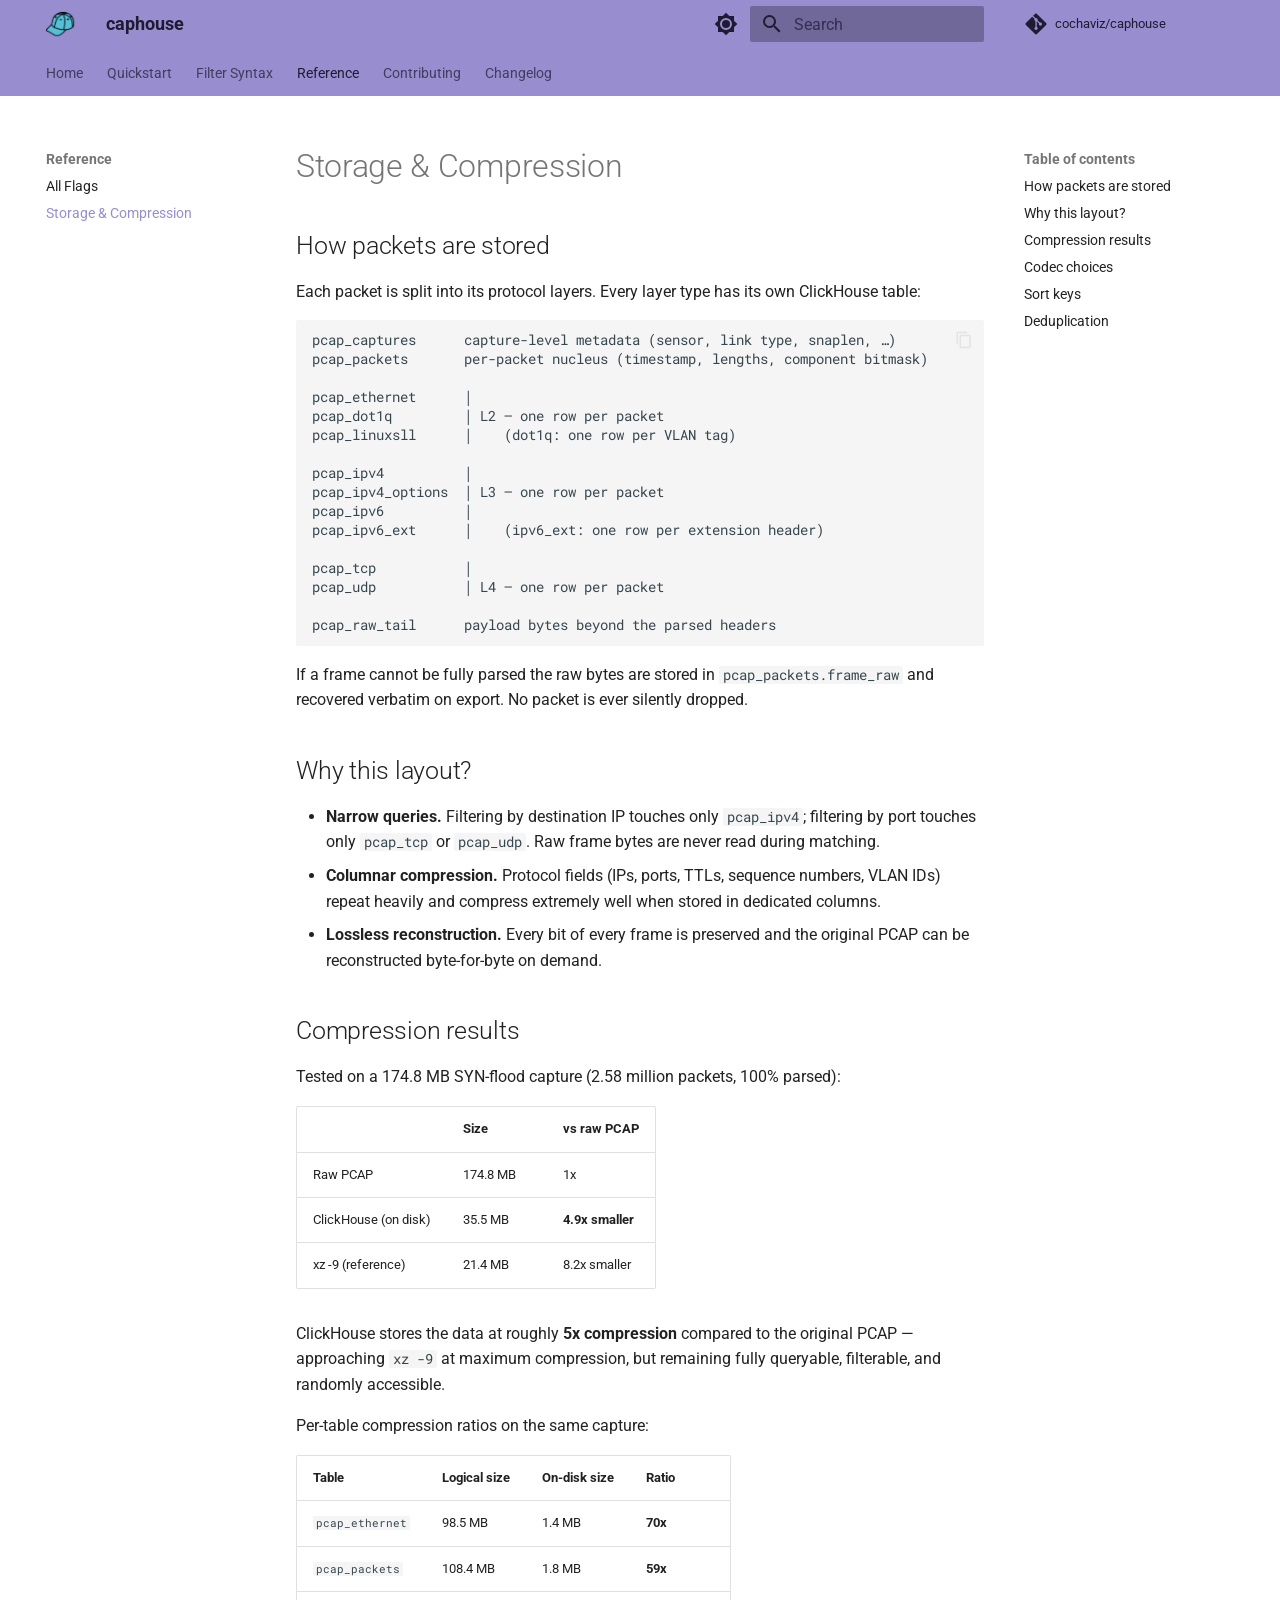
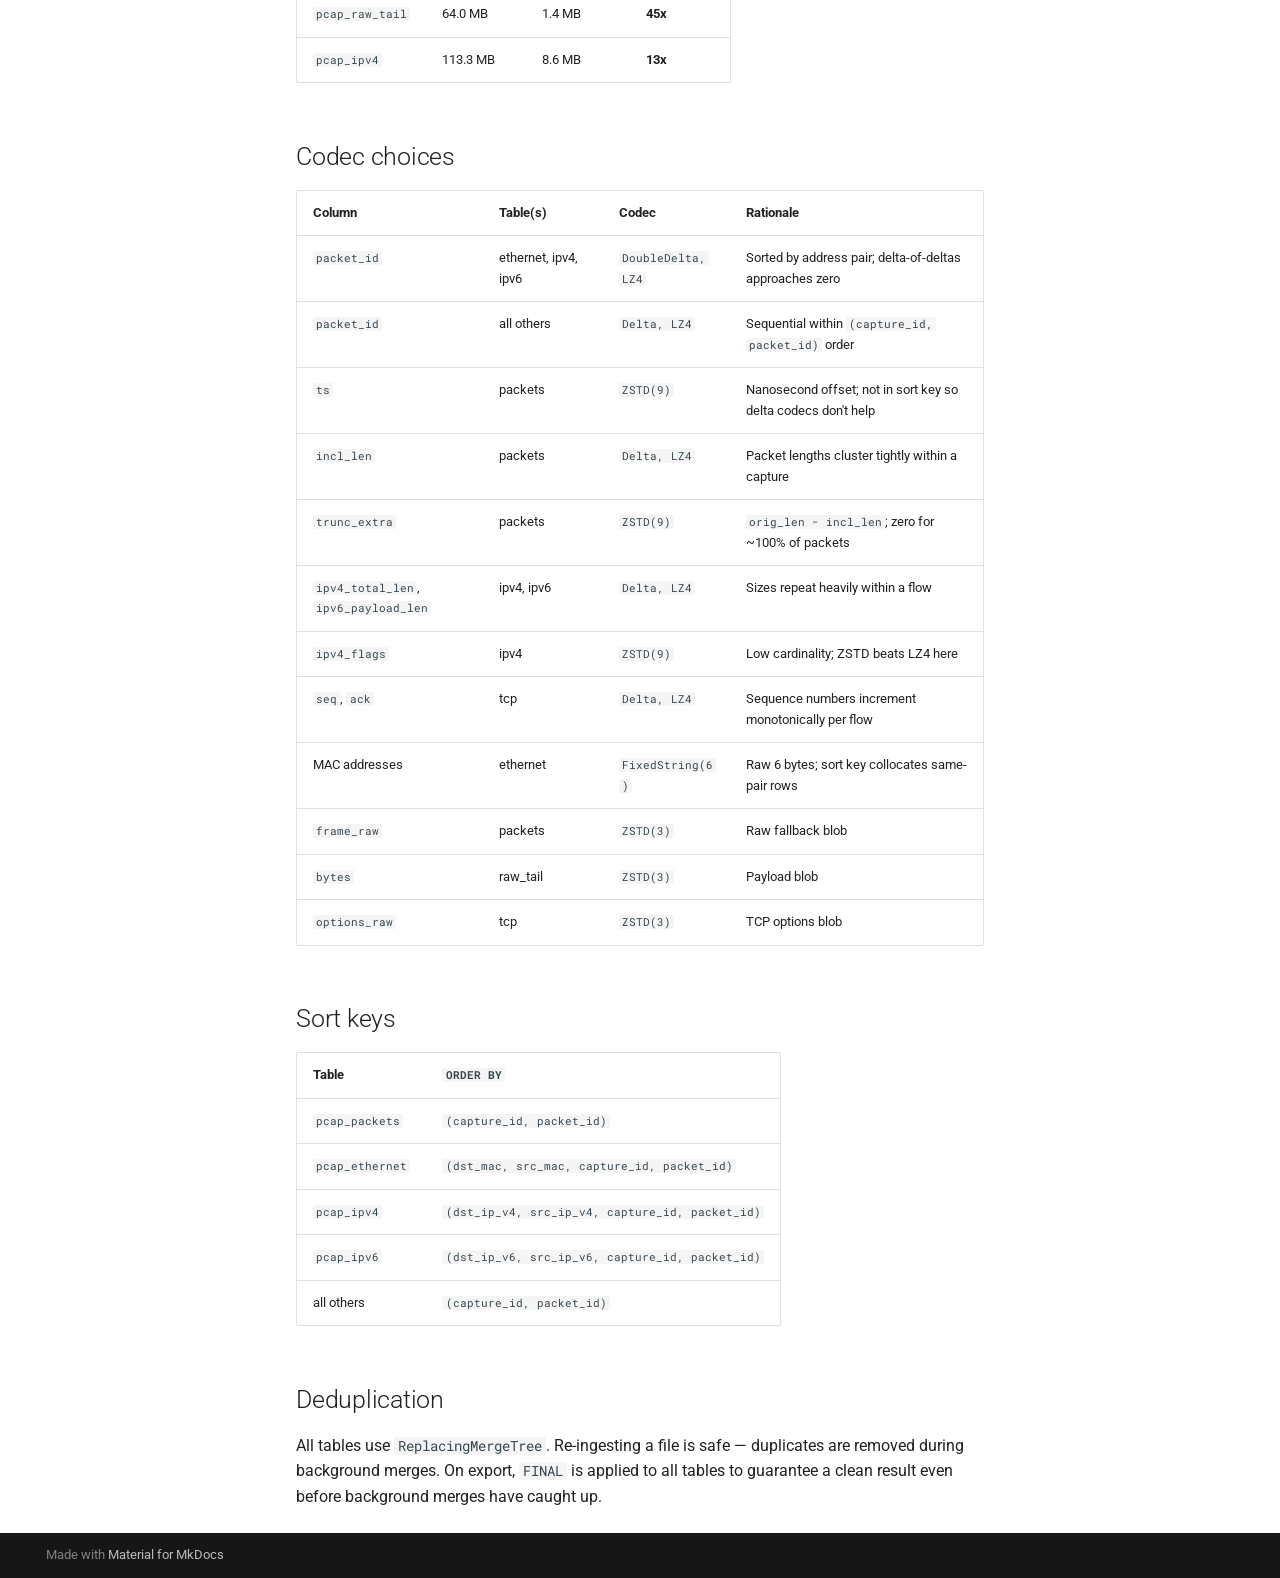
<file: storage/index.html>
<!doctype html>
<html lang="en" class="no-js">
  <head>
    
      <meta charset="utf-8">
      <meta name="viewport" content="width=device-width,initial-scale=1">
      
        <meta name="description" content="Store and query PCAP files in ClickHouse — parsed, compressed, and reconstructible on demand.">
      
      
      
        <link rel="canonical" href="https://cochaviz.github.io/caphouse/storage/">
      
      
        <link rel="prev" href="../reference/">
      
      
        <link rel="next" href="../development/">
      
      
        
      
      
      <link rel="icon" href="../assets/images/favicon.png">
      <meta name="generator" content="mkdocs-1.6.1, mkdocs-material-9.7.6">
    
    
      
        <title>Storage & Compression - caphouse</title>
      
    
    
      <link rel="stylesheet" href="../assets/stylesheets/main.484c7ddc.min.css">
      
        
        <link rel="stylesheet" href="../assets/stylesheets/palette.ab4e12ef.min.css">
      
      


    
    
      
    
    
      
        
        
        <link rel="preconnect" href="https://fonts.gstatic.com" crossorigin>
        <link rel="stylesheet" href="https://fonts.googleapis.com/css?family=Roboto:300,300i,400,400i,700,700i%7CRoboto+Mono:400,400i,700,700i&display=fallback">
        <style>:root{--md-text-font:"Roboto";--md-code-font:"Roboto Mono"}</style>
      
    
    
      <link rel="stylesheet" href="../custom.css">
    
    <script>__md_scope=new URL("..",location),__md_hash=e=>[...e].reduce(((e,_)=>(e<<5)-e+_.charCodeAt(0)),0),__md_get=(e,_=localStorage,t=__md_scope)=>JSON.parse(_.getItem(t.pathname+"."+e)),__md_set=(e,_,t=localStorage,a=__md_scope)=>{try{t.setItem(a.pathname+"."+e,JSON.stringify(_))}catch(e){}}</script>
    
      

    
    
  </head>
  
  
    
    
      
    
    
    
    
    <body dir="ltr" data-md-color-scheme="default" data-md-color-primary="indigo" data-md-color-accent="indigo">
  
    
    <input class="md-toggle" data-md-toggle="drawer" type="checkbox" id="__drawer" autocomplete="off">
    <input class="md-toggle" data-md-toggle="search" type="checkbox" id="__search" autocomplete="off">
    <label class="md-overlay" for="__drawer"></label>
    <div data-md-component="skip">
      
        
        <a href="#storage-compression" class="md-skip">
          Skip to content
        </a>
      
    </div>
    <div data-md-component="announce">
      
    </div>
    
    
      

<header class="md-header" data-md-component="header">
  <nav class="md-header__inner md-grid" aria-label="Header">
    <a href=".." title="caphouse" class="md-header__button md-logo" aria-label="caphouse" data-md-component="logo">
      
  <img src="../caphouse-logo.png" alt="logo">

    </a>
    <label class="md-header__button md-icon" for="__drawer">
      
      <svg xmlns="http://www.w3.org/2000/svg" viewBox="0 0 24 24"><path d="M3 6h18v2H3zm0 5h18v2H3zm0 5h18v2H3z"/></svg>
    </label>
    <div class="md-header__title" data-md-component="header-title">
      <div class="md-header__ellipsis">
        <div class="md-header__topic">
          <span class="md-ellipsis">
            caphouse
          </span>
        </div>
        <div class="md-header__topic" data-md-component="header-topic">
          <span class="md-ellipsis">
            
              Storage & Compression
            
          </span>
        </div>
      </div>
    </div>
    
      
        <form class="md-header__option" data-md-component="palette">
  
    
    
    
    <input class="md-option" data-md-color-media="(prefers-color-scheme: light)" data-md-color-scheme="default" data-md-color-primary="indigo" data-md-color-accent="indigo"  aria-label="Switch to dark mode"  type="radio" name="__palette" id="__palette_0">
    
      <label class="md-header__button md-icon" title="Switch to dark mode" for="__palette_1" hidden>
        <svg xmlns="http://www.w3.org/2000/svg" viewBox="0 0 24 24"><path d="M12 8a4 4 0 0 0-4 4 4 4 0 0 0 4 4 4 4 0 0 0 4-4 4 4 0 0 0-4-4m0 10a6 6 0 0 1-6-6 6 6 0 0 1 6-6 6 6 0 0 1 6 6 6 6 0 0 1-6 6m8-9.31V4h-4.69L12 .69 8.69 4H4v4.69L.69 12 4 15.31V20h4.69L12 23.31 15.31 20H20v-4.69L23.31 12z"/></svg>
      </label>
    
  
    
    
    
    <input class="md-option" data-md-color-media="(prefers-color-scheme: dark)" data-md-color-scheme="slate" data-md-color-primary="indigo" data-md-color-accent="indigo"  aria-label="Switch to light mode"  type="radio" name="__palette" id="__palette_1">
    
      <label class="md-header__button md-icon" title="Switch to light mode" for="__palette_0" hidden>
        <svg xmlns="http://www.w3.org/2000/svg" viewBox="0 0 24 24"><path d="M12 18c-.89 0-1.74-.2-2.5-.55C11.56 16.5 13 14.42 13 12s-1.44-4.5-3.5-5.45C10.26 6.2 11.11 6 12 6a6 6 0 0 1 6 6 6 6 0 0 1-6 6m8-9.31V4h-4.69L12 .69 8.69 4H4v4.69L.69 12 4 15.31V20h4.69L12 23.31 15.31 20H20v-4.69L23.31 12z"/></svg>
      </label>
    
  
</form>
      
    
    
      <script>var palette=__md_get("__palette");if(palette&&palette.color){if("(prefers-color-scheme)"===palette.color.media){var media=matchMedia("(prefers-color-scheme: light)"),input=document.querySelector(media.matches?"[data-md-color-media='(prefers-color-scheme: light)']":"[data-md-color-media='(prefers-color-scheme: dark)']");palette.color.media=input.getAttribute("data-md-color-media"),palette.color.scheme=input.getAttribute("data-md-color-scheme"),palette.color.primary=input.getAttribute("data-md-color-primary"),palette.color.accent=input.getAttribute("data-md-color-accent")}for(var[key,value]of Object.entries(palette.color))document.body.setAttribute("data-md-color-"+key,value)}</script>
    
    
    
      
      
        <label class="md-header__button md-icon" for="__search">
          
          <svg xmlns="http://www.w3.org/2000/svg" viewBox="0 0 24 24"><path d="M9.5 3A6.5 6.5 0 0 1 16 9.5c0 1.61-.59 3.09-1.56 4.23l.27.27h.79l5 5-1.5 1.5-5-5v-.79l-.27-.27A6.52 6.52 0 0 1 9.5 16 6.5 6.5 0 0 1 3 9.5 6.5 6.5 0 0 1 9.5 3m0 2C7 5 5 7 5 9.5S7 14 9.5 14 14 12 14 9.5 12 5 9.5 5"/></svg>
        </label>
        <div class="md-search" data-md-component="search" role="dialog">
  <label class="md-search__overlay" for="__search"></label>
  <div class="md-search__inner" role="search">
    <form class="md-search__form" name="search">
      <input type="text" class="md-search__input" name="query" aria-label="Search" placeholder="Search" autocapitalize="off" autocorrect="off" autocomplete="off" spellcheck="false" data-md-component="search-query" required>
      <label class="md-search__icon md-icon" for="__search">
        
        <svg xmlns="http://www.w3.org/2000/svg" viewBox="0 0 24 24"><path d="M9.5 3A6.5 6.5 0 0 1 16 9.5c0 1.61-.59 3.09-1.56 4.23l.27.27h.79l5 5-1.5 1.5-5-5v-.79l-.27-.27A6.52 6.52 0 0 1 9.5 16 6.5 6.5 0 0 1 3 9.5 6.5 6.5 0 0 1 9.5 3m0 2C7 5 5 7 5 9.5S7 14 9.5 14 14 12 14 9.5 12 5 9.5 5"/></svg>
        
        <svg xmlns="http://www.w3.org/2000/svg" viewBox="0 0 24 24"><path d="M20 11v2H8l5.5 5.5-1.42 1.42L4.16 12l7.92-7.92L13.5 5.5 8 11z"/></svg>
      </label>
      <nav class="md-search__options" aria-label="Search">
        
        <button type="reset" class="md-search__icon md-icon" title="Clear" aria-label="Clear" tabindex="-1">
          
          <svg xmlns="http://www.w3.org/2000/svg" viewBox="0 0 24 24"><path d="M19 6.41 17.59 5 12 10.59 6.41 5 5 6.41 10.59 12 5 17.59 6.41 19 12 13.41 17.59 19 19 17.59 13.41 12z"/></svg>
        </button>
      </nav>
      
    </form>
    <div class="md-search__output">
      <div class="md-search__scrollwrap" tabindex="0" data-md-scrollfix>
        <div class="md-search-result" data-md-component="search-result">
          <div class="md-search-result__meta">
            Initializing search
          </div>
          <ol class="md-search-result__list" role="presentation"></ol>
        </div>
      </div>
    </div>
  </div>
</div>
      
    
    
      <div class="md-header__source">
        <a href="https://github.com/cochaviz/caphouse" title="Go to repository" class="md-source" data-md-component="source">
  <div class="md-source__icon md-icon">
    
    <svg xmlns="http://www.w3.org/2000/svg" viewBox="0 0 448 512"><!--! Font Awesome Free 7.1.0 by @fontawesome - https://fontawesome.com License - https://fontawesome.com/license/free (Icons: CC BY 4.0, Fonts: SIL OFL 1.1, Code: MIT License) Copyright 2025 Fonticons, Inc.--><path d="M439.6 236.1 244 40.5c-5.4-5.5-12.8-8.5-20.4-8.5s-15 3-20.4 8.4L162.5 81l51.5 51.5c27.1-9.1 52.7 16.8 43.4 43.7l49.7 49.7c34.2-11.8 61.2 31 35.5 56.7-26.5 26.5-70.2-2.9-56-37.3L240.3 199v121.9c25.3 12.5 22.3 41.8 9.1 55-6.4 6.4-15.2 10.1-24.3 10.1s-17.8-3.6-24.3-10.1c-17.6-17.6-11.1-46.9 11.2-56v-123c-20.8-8.5-24.6-30.7-18.6-45L142.6 101 8.5 235.1C3 240.6 0 247.9 0 255.5s3 15 8.5 20.4l195.6 195.7c5.4 5.4 12.7 8.4 20.4 8.4s15-3 20.4-8.4l194.7-194.7c5.4-5.4 8.4-12.8 8.4-20.4s-3-15-8.4-20.4"/></svg>
  </div>
  <div class="md-source__repository">
    cochaviz/caphouse
  </div>
</a>
      </div>
    
  </nav>
  
</header>
    
    <div class="md-container" data-md-component="container">
      
      
        
          
            
<nav class="md-tabs" aria-label="Tabs" data-md-component="tabs">
  <div class="md-grid">
    <ul class="md-tabs__list">
      
        
  
  
  
  
    <li class="md-tabs__item">
      <a href=".." class="md-tabs__link">
        
  
  
    
  
  Home

      </a>
    </li>
  

      
        
  
  
  
  
    <li class="md-tabs__item">
      <a href="../quickstart/" class="md-tabs__link">
        
  
  
    
  
  Quickstart

      </a>
    </li>
  

      
        
  
  
  
  
    <li class="md-tabs__item">
      <a href="../filters/" class="md-tabs__link">
        
  
  
    
  
  Filter Syntax

      </a>
    </li>
  

      
        
  
  
  
    
  
  
    
    
      <li class="md-tabs__item md-tabs__item--active">
        <a href="../reference/" class="md-tabs__link">
          
  
  
  Reference

        </a>
      </li>
    
  

      
        
  
  
  
  
    
    
      <li class="md-tabs__item">
        <a href="../development/" class="md-tabs__link">
          
  
  
  Contributing

        </a>
      </li>
    
  

      
        
  
  
  
  
    <li class="md-tabs__item">
      <a href="../changelog/" class="md-tabs__link">
        
  
  
    
  
  Changelog

      </a>
    </li>
  

      
    </ul>
  </div>
</nav>
          
        
      
      <main class="md-main" data-md-component="main">
        <div class="md-main__inner md-grid">
          
            
              
              <div class="md-sidebar md-sidebar--primary" data-md-component="sidebar" data-md-type="navigation" >
                <div class="md-sidebar__scrollwrap">
                  <div class="md-sidebar__inner">
                    


  


<nav class="md-nav md-nav--primary md-nav--lifted" aria-label="Navigation" data-md-level="0">
  <label class="md-nav__title" for="__drawer">
    <a href=".." title="caphouse" class="md-nav__button md-logo" aria-label="caphouse" data-md-component="logo">
      
  <img src="../caphouse-logo.png" alt="logo">

    </a>
    caphouse
  </label>
  
    <div class="md-nav__source">
      <a href="https://github.com/cochaviz/caphouse" title="Go to repository" class="md-source" data-md-component="source">
  <div class="md-source__icon md-icon">
    
    <svg xmlns="http://www.w3.org/2000/svg" viewBox="0 0 448 512"><!--! Font Awesome Free 7.1.0 by @fontawesome - https://fontawesome.com License - https://fontawesome.com/license/free (Icons: CC BY 4.0, Fonts: SIL OFL 1.1, Code: MIT License) Copyright 2025 Fonticons, Inc.--><path d="M439.6 236.1 244 40.5c-5.4-5.5-12.8-8.5-20.4-8.5s-15 3-20.4 8.4L162.5 81l51.5 51.5c27.1-9.1 52.7 16.8 43.4 43.7l49.7 49.7c34.2-11.8 61.2 31 35.5 56.7-26.5 26.5-70.2-2.9-56-37.3L240.3 199v121.9c25.3 12.5 22.3 41.8 9.1 55-6.4 6.4-15.2 10.1-24.3 10.1s-17.8-3.6-24.3-10.1c-17.6-17.6-11.1-46.9 11.2-56v-123c-20.8-8.5-24.6-30.7-18.6-45L142.6 101 8.5 235.1C3 240.6 0 247.9 0 255.5s3 15 8.5 20.4l195.6 195.7c5.4 5.4 12.7 8.4 20.4 8.4s15-3 20.4-8.4l194.7-194.7c5.4-5.4 8.4-12.8 8.4-20.4s-3-15-8.4-20.4"/></svg>
  </div>
  <div class="md-source__repository">
    cochaviz/caphouse
  </div>
</a>
    </div>
  
  <ul class="md-nav__list" data-md-scrollfix>
    
      
      
  
  
  
  
    <li class="md-nav__item">
      <a href=".." class="md-nav__link">
        
  
  
  <span class="md-ellipsis">
    
  
    Home
  

    
  </span>
  
  

      </a>
    </li>
  

    
      
      
  
  
  
  
    <li class="md-nav__item">
      <a href="../quickstart/" class="md-nav__link">
        
  
  
  <span class="md-ellipsis">
    
  
    Quickstart
  

    
  </span>
  
  

      </a>
    </li>
  

    
      
      
  
  
  
  
    <li class="md-nav__item">
      <a href="../filters/" class="md-nav__link">
        
  
  
  <span class="md-ellipsis">
    
  
    Filter Syntax
  

    
  </span>
  
  

      </a>
    </li>
  

    
      
      
  
  
    
  
  
  
    
    
    
    
      
        
        
      
      
    
    
    <li class="md-nav__item md-nav__item--active md-nav__item--section md-nav__item--nested">
      
        
        
        <input class="md-nav__toggle md-toggle " type="checkbox" id="__nav_4" checked>
        
          
          <label class="md-nav__link" for="__nav_4" id="__nav_4_label" tabindex="">
            
  
  
  <span class="md-ellipsis">
    
  
    Reference
  

    
  </span>
  
  

            <span class="md-nav__icon md-icon"></span>
          </label>
        
        <nav class="md-nav" data-md-level="1" aria-labelledby="__nav_4_label" aria-expanded="true">
          <label class="md-nav__title" for="__nav_4">
            <span class="md-nav__icon md-icon"></span>
            
  
    Reference
  

          </label>
          <ul class="md-nav__list" data-md-scrollfix>
            
              
                
  
  
  
  
    <li class="md-nav__item">
      <a href="../reference/" class="md-nav__link">
        
  
  
  <span class="md-ellipsis">
    
  
    All Flags
  

    
  </span>
  
  

      </a>
    </li>
  

              
            
              
                
  
  
    
  
  
  
    <li class="md-nav__item md-nav__item--active">
      
      <input class="md-nav__toggle md-toggle" type="checkbox" id="__toc">
      
      
        
      
      
        <label class="md-nav__link md-nav__link--active" for="__toc">
          
  
  
  <span class="md-ellipsis">
    
  
    Storage & Compression
  

    
  </span>
  
  

          <span class="md-nav__icon md-icon"></span>
        </label>
      
      <a href="./" class="md-nav__link md-nav__link--active">
        
  
  
  <span class="md-ellipsis">
    
  
    Storage & Compression
  

    
  </span>
  
  

      </a>
      
        

<nav class="md-nav md-nav--secondary" aria-label="Table of contents">
  
  
  
    
  
  
    <label class="md-nav__title" for="__toc">
      <span class="md-nav__icon md-icon"></span>
      Table of contents
    </label>
    <ul class="md-nav__list" data-md-component="toc" data-md-scrollfix>
      
        <li class="md-nav__item">
  <a href="#how-packets-are-stored" class="md-nav__link">
    <span class="md-ellipsis">
      
        How packets are stored
      
    </span>
  </a>
  
</li>
      
        <li class="md-nav__item">
  <a href="#why-this-layout" class="md-nav__link">
    <span class="md-ellipsis">
      
        Why this layout?
      
    </span>
  </a>
  
</li>
      
        <li class="md-nav__item">
  <a href="#compression-results" class="md-nav__link">
    <span class="md-ellipsis">
      
        Compression results
      
    </span>
  </a>
  
</li>
      
        <li class="md-nav__item">
  <a href="#codec-choices" class="md-nav__link">
    <span class="md-ellipsis">
      
        Codec choices
      
    </span>
  </a>
  
</li>
      
        <li class="md-nav__item">
  <a href="#sort-keys" class="md-nav__link">
    <span class="md-ellipsis">
      
        Sort keys
      
    </span>
  </a>
  
</li>
      
        <li class="md-nav__item">
  <a href="#deduplication" class="md-nav__link">
    <span class="md-ellipsis">
      
        Deduplication
      
    </span>
  </a>
  
</li>
      
    </ul>
  
</nav>
      
    </li>
  

              
            
          </ul>
        </nav>
      
    </li>
  

    
      
      
  
  
  
  
    
    
    
    
      
      
    
    
    <li class="md-nav__item md-nav__item--nested">
      
        
        
        <input class="md-nav__toggle md-toggle " type="checkbox" id="__nav_5" >
        
          
          <label class="md-nav__link" for="__nav_5" id="__nav_5_label" tabindex="0">
            
  
  
  <span class="md-ellipsis">
    
  
    Contributing
  

    
  </span>
  
  

            <span class="md-nav__icon md-icon"></span>
          </label>
        
        <nav class="md-nav" data-md-level="1" aria-labelledby="__nav_5_label" aria-expanded="false">
          <label class="md-nav__title" for="__nav_5">
            <span class="md-nav__icon md-icon"></span>
            
  
    Contributing
  

          </label>
          <ul class="md-nav__list" data-md-scrollfix>
            
              
                
  
  
  
  
    <li class="md-nav__item">
      <a href="../development/" class="md-nav__link">
        
  
  
  <span class="md-ellipsis">
    
  
    Development
  

    
  </span>
  
  

      </a>
    </li>
  

              
            
          </ul>
        </nav>
      
    </li>
  

    
      
      
  
  
  
  
    <li class="md-nav__item">
      <a href="../changelog/" class="md-nav__link">
        
  
  
  <span class="md-ellipsis">
    
  
    Changelog
  

    
  </span>
  
  

      </a>
    </li>
  

    
  </ul>
</nav>
                  </div>
                </div>
              </div>
            
            
              
              <div class="md-sidebar md-sidebar--secondary" data-md-component="sidebar" data-md-type="toc" >
                <div class="md-sidebar__scrollwrap">
                  <div class="md-sidebar__inner">
                    

<nav class="md-nav md-nav--secondary" aria-label="Table of contents">
  
  
  
    
  
  
    <label class="md-nav__title" for="__toc">
      <span class="md-nav__icon md-icon"></span>
      Table of contents
    </label>
    <ul class="md-nav__list" data-md-component="toc" data-md-scrollfix>
      
        <li class="md-nav__item">
  <a href="#how-packets-are-stored" class="md-nav__link">
    <span class="md-ellipsis">
      
        How packets are stored
      
    </span>
  </a>
  
</li>
      
        <li class="md-nav__item">
  <a href="#why-this-layout" class="md-nav__link">
    <span class="md-ellipsis">
      
        Why this layout?
      
    </span>
  </a>
  
</li>
      
        <li class="md-nav__item">
  <a href="#compression-results" class="md-nav__link">
    <span class="md-ellipsis">
      
        Compression results
      
    </span>
  </a>
  
</li>
      
        <li class="md-nav__item">
  <a href="#codec-choices" class="md-nav__link">
    <span class="md-ellipsis">
      
        Codec choices
      
    </span>
  </a>
  
</li>
      
        <li class="md-nav__item">
  <a href="#sort-keys" class="md-nav__link">
    <span class="md-ellipsis">
      
        Sort keys
      
    </span>
  </a>
  
</li>
      
        <li class="md-nav__item">
  <a href="#deduplication" class="md-nav__link">
    <span class="md-ellipsis">
      
        Deduplication
      
    </span>
  </a>
  
</li>
      
    </ul>
  
</nav>
                  </div>
                </div>
              </div>
            
          
          
            <div class="md-content" data-md-component="content">
              
              <article class="md-content__inner md-typeset">
                
                  


  
  


<h1 id="storage-compression">Storage &amp; Compression</h1>
<h2 id="how-packets-are-stored">How packets are stored</h2>
<p>Each packet is split into its protocol layers. Every layer type has its own
ClickHouse table:</p>
<div class="highlight"><pre><span></span><code><a id="__codelineno-0-1" name="__codelineno-0-1" href="#__codelineno-0-1"></a>pcap_captures      capture-level metadata (sensor, link type, snaplen, …)
<a id="__codelineno-0-2" name="__codelineno-0-2" href="#__codelineno-0-2"></a>pcap_packets       per-packet nucleus (timestamp, lengths, component bitmask)
<a id="__codelineno-0-3" name="__codelineno-0-3" href="#__codelineno-0-3"></a>
<a id="__codelineno-0-4" name="__codelineno-0-4" href="#__codelineno-0-4"></a>pcap_ethernet      │
<a id="__codelineno-0-5" name="__codelineno-0-5" href="#__codelineno-0-5"></a>pcap_dot1q         │ L2 — one row per packet
<a id="__codelineno-0-6" name="__codelineno-0-6" href="#__codelineno-0-6"></a>pcap_linuxsll      │    (dot1q: one row per VLAN tag)
<a id="__codelineno-0-7" name="__codelineno-0-7" href="#__codelineno-0-7"></a>
<a id="__codelineno-0-8" name="__codelineno-0-8" href="#__codelineno-0-8"></a>pcap_ipv4          │
<a id="__codelineno-0-9" name="__codelineno-0-9" href="#__codelineno-0-9"></a>pcap_ipv4_options  │ L3 — one row per packet
<a id="__codelineno-0-10" name="__codelineno-0-10" href="#__codelineno-0-10"></a>pcap_ipv6          │
<a id="__codelineno-0-11" name="__codelineno-0-11" href="#__codelineno-0-11"></a>pcap_ipv6_ext      │    (ipv6_ext: one row per extension header)
<a id="__codelineno-0-12" name="__codelineno-0-12" href="#__codelineno-0-12"></a>
<a id="__codelineno-0-13" name="__codelineno-0-13" href="#__codelineno-0-13"></a>pcap_tcp           │
<a id="__codelineno-0-14" name="__codelineno-0-14" href="#__codelineno-0-14"></a>pcap_udp           │ L4 — one row per packet
<a id="__codelineno-0-15" name="__codelineno-0-15" href="#__codelineno-0-15"></a>
<a id="__codelineno-0-16" name="__codelineno-0-16" href="#__codelineno-0-16"></a>pcap_raw_tail      payload bytes beyond the parsed headers
</code></pre></div>
<p>If a frame cannot be fully parsed the raw bytes are stored in
<code>pcap_packets.frame_raw</code> and recovered verbatim on export. No packet is ever
silently dropped.</p>
<h2 id="why-this-layout">Why this layout?</h2>
<ul>
<li><strong>Narrow queries.</strong> Filtering by destination IP touches only <code>pcap_ipv4</code>;
  filtering by port touches only <code>pcap_tcp</code> or <code>pcap_udp</code>. Raw frame bytes are
  never read during matching.</li>
<li><strong>Columnar compression.</strong> Protocol fields (IPs, ports, TTLs, sequence
  numbers, VLAN IDs) repeat heavily and compress extremely well when stored in
  dedicated columns.</li>
<li><strong>Lossless reconstruction.</strong> Every bit of every frame is preserved and the
  original PCAP can be reconstructed byte-for-byte on demand.</li>
</ul>
<h2 id="compression-results">Compression results</h2>
<p>Tested on a 174.8 MB SYN-flood capture (2.58 million packets, 100% parsed):</p>
<table>
<thead>
<tr>
<th></th>
<th>Size</th>
<th>vs raw PCAP</th>
</tr>
</thead>
<tbody>
<tr>
<td>Raw PCAP</td>
<td>174.8 MB</td>
<td>1x</td>
</tr>
<tr>
<td>ClickHouse (on disk)</td>
<td>35.5 MB</td>
<td><strong>4.9x smaller</strong></td>
</tr>
<tr>
<td>xz -9 (reference)</td>
<td>21.4 MB</td>
<td>8.2x smaller</td>
</tr>
</tbody>
</table>
<p>ClickHouse stores the data at roughly <strong>5x compression</strong> compared to the
original PCAP — approaching <code>xz -9</code> at maximum compression, but remaining fully
queryable, filterable, and randomly accessible.</p>
<p>Per-table compression ratios on the same capture:</p>
<table>
<thead>
<tr>
<th>Table</th>
<th>Logical size</th>
<th>On-disk size</th>
<th>Ratio</th>
</tr>
</thead>
<tbody>
<tr>
<td><code>pcap_ethernet</code></td>
<td>98.5 MB</td>
<td>1.4 MB</td>
<td><strong>70x</strong></td>
</tr>
<tr>
<td><code>pcap_packets</code></td>
<td>108.4 MB</td>
<td>1.8 MB</td>
<td><strong>59x</strong></td>
</tr>
<tr>
<td><code>pcap_raw_tail</code></td>
<td>64.0 MB</td>
<td>1.4 MB</td>
<td><strong>45x</strong></td>
</tr>
<tr>
<td><code>pcap_ipv4</code></td>
<td>113.3 MB</td>
<td>8.6 MB</td>
<td><strong>13x</strong></td>
</tr>
</tbody>
</table>
<h2 id="codec-choices">Codec choices</h2>
<table>
<thead>
<tr>
<th>Column</th>
<th>Table(s)</th>
<th>Codec</th>
<th>Rationale</th>
</tr>
</thead>
<tbody>
<tr>
<td><code>packet_id</code></td>
<td>ethernet, ipv4, ipv6</td>
<td><code>DoubleDelta, LZ4</code></td>
<td>Sorted by address pair; delta-of-deltas approaches zero</td>
</tr>
<tr>
<td><code>packet_id</code></td>
<td>all others</td>
<td><code>Delta, LZ4</code></td>
<td>Sequential within <code>(capture_id, packet_id)</code> order</td>
</tr>
<tr>
<td><code>ts</code></td>
<td>packets</td>
<td><code>ZSTD(9)</code></td>
<td>Nanosecond offset; not in sort key so delta codecs don't help</td>
</tr>
<tr>
<td><code>incl_len</code></td>
<td>packets</td>
<td><code>Delta, LZ4</code></td>
<td>Packet lengths cluster tightly within a capture</td>
</tr>
<tr>
<td><code>trunc_extra</code></td>
<td>packets</td>
<td><code>ZSTD(9)</code></td>
<td><code>orig_len − incl_len</code>; zero for ~100% of packets</td>
</tr>
<tr>
<td><code>ipv4_total_len</code>, <code>ipv6_payload_len</code></td>
<td>ipv4, ipv6</td>
<td><code>Delta, LZ4</code></td>
<td>Sizes repeat heavily within a flow</td>
</tr>
<tr>
<td><code>ipv4_flags</code></td>
<td>ipv4</td>
<td><code>ZSTD(9)</code></td>
<td>Low cardinality; ZSTD beats LZ4 here</td>
</tr>
<tr>
<td><code>seq</code>, <code>ack</code></td>
<td>tcp</td>
<td><code>Delta, LZ4</code></td>
<td>Sequence numbers increment monotonically per flow</td>
</tr>
<tr>
<td>MAC addresses</td>
<td>ethernet</td>
<td><code>FixedString(6)</code></td>
<td>Raw 6 bytes; sort key collocates same-pair rows</td>
</tr>
<tr>
<td><code>frame_raw</code></td>
<td>packets</td>
<td><code>ZSTD(3)</code></td>
<td>Raw fallback blob</td>
</tr>
<tr>
<td><code>bytes</code></td>
<td>raw_tail</td>
<td><code>ZSTD(3)</code></td>
<td>Payload blob</td>
</tr>
<tr>
<td><code>options_raw</code></td>
<td>tcp</td>
<td><code>ZSTD(3)</code></td>
<td>TCP options blob</td>
</tr>
</tbody>
</table>
<h2 id="sort-keys">Sort keys</h2>
<table>
<thead>
<tr>
<th>Table</th>
<th><code>ORDER BY</code></th>
</tr>
</thead>
<tbody>
<tr>
<td><code>pcap_packets</code></td>
<td><code>(capture_id, packet_id)</code></td>
</tr>
<tr>
<td><code>pcap_ethernet</code></td>
<td><code>(dst_mac, src_mac, capture_id, packet_id)</code></td>
</tr>
<tr>
<td><code>pcap_ipv4</code></td>
<td><code>(dst_ip_v4, src_ip_v4, capture_id, packet_id)</code></td>
</tr>
<tr>
<td><code>pcap_ipv6</code></td>
<td><code>(dst_ip_v6, src_ip_v6, capture_id, packet_id)</code></td>
</tr>
<tr>
<td>all others</td>
<td><code>(capture_id, packet_id)</code></td>
</tr>
</tbody>
</table>
<h2 id="deduplication">Deduplication</h2>
<p>All tables use <code>ReplacingMergeTree</code>. Re-ingesting a file is safe — duplicates
are removed during background merges. On export, <code>FINAL</code> is applied to all
tables to guarantee a clean result even before background merges have caught up.</p>












                
              </article>
            </div>
          
          
<script>var target=document.getElementById(location.hash.slice(1));target&&target.name&&(target.checked=target.name.startsWith("__tabbed_"))</script>
        </div>
        
          <button type="button" class="md-top md-icon" data-md-component="top" hidden>
  
  <svg xmlns="http://www.w3.org/2000/svg" viewBox="0 0 24 24"><path d="M13 20h-2V8l-5.5 5.5-1.42-1.42L12 4.16l7.92 7.92-1.42 1.42L13 8z"/></svg>
  Back to top
</button>
        
      </main>
      
        <footer class="md-footer">
  
  <div class="md-footer-meta md-typeset">
    <div class="md-footer-meta__inner md-grid">
      <div class="md-copyright">
  
  
    Made with
    <a href="https://squidfunk.github.io/mkdocs-material/" target="_blank" rel="noopener">
      Material for MkDocs
    </a>
  
</div>
      
    </div>
  </div>
</footer>
      
    </div>
    <div class="md-dialog" data-md-component="dialog">
      <div class="md-dialog__inner md-typeset"></div>
    </div>
    
    
    
      
      
      <script id="__config" type="application/json">{"annotate": null, "base": "..", "features": ["navigation.tabs", "navigation.instant", "navigation.top", "content.code.copy", "search.highlight"], "search": "../assets/javascripts/workers/search.2c215733.min.js", "tags": null, "translations": {"clipboard.copied": "Copied to clipboard", "clipboard.copy": "Copy to clipboard", "search.result.more.one": "1 more on this page", "search.result.more.other": "# more on this page", "search.result.none": "No matching documents", "search.result.one": "1 matching document", "search.result.other": "# matching documents", "search.result.placeholder": "Type to start searching", "search.result.term.missing": "Missing", "select.version": "Select version"}, "version": null}</script>
    
    
      <script src="../assets/javascripts/bundle.79ae519e.min.js"></script>
      
    
  </body>
</html>
</file>
<file: custom.css>
[data-md-color-scheme="default"] {
  --md-primary-fg-color: hsl(250, 40%, 68%);
  --md-primary-fg-color--light: hsl(250, 40%, 78%);
  --md-primary-fg-color--dark: hsl(250, 40%, 58%);
  --md-primary-bg-color: hsl(250, 30%, 15%);
  --md-primary-bg-color--light: hsl(250, 30%, 25%);
  --md-accent-fg-color: hsl(250, 40%, 68%);
}

[data-md-color-scheme="slate"] {
  --md-primary-fg-color: hsl(250, 35%, 40%);
  --md-primary-fg-color--light: hsl(250, 35%, 50%);
  --md-primary-fg-color--dark: hsl(250, 35%, 30%);
  --md-primary-bg-color: hsl(250, 40%, 88%);
  --md-primary-bg-color--light: hsl(250, 40%, 95%);
  --md-accent-fg-color: hsl(250, 40%, 68%);
}
</file>
<file: assets/stylesheets/main.484c7ddc.min.css>
@charset "UTF-8";html{-webkit-text-size-adjust:none;-moz-text-size-adjust:none;text-size-adjust:none;box-sizing:border-box}*,:after,:before{box-sizing:inherit}@media (prefers-reduced-motion){*,:after,:before{transition:none!important}}body{margin:0}a,button,input,label{-webkit-tap-highlight-color:transparent}a{color:inherit;text-decoration:none}hr{border:0;box-sizing:initial;display:block;height:.05rem;overflow:visible;padding:0}small{font-size:80%}sub,sup{line-height:1em}img{border-style:none}table{border-collapse:initial;border-spacing:0}td,th{font-weight:400;vertical-align:top}button{background:#0000;border:0;font-family:inherit;font-size:inherit;margin:0;padding:0}input{border:0;outline:none}:root{--md-primary-fg-color:#4051b5;--md-primary-fg-color--light:#5d6cc0;--md-primary-fg-color--dark:#303fa1;--md-primary-bg-color:#fff;--md-primary-bg-color--light:#ffffffb3;--md-accent-fg-color:#526cfe;--md-accent-fg-color--transparent:#526cfe1a;--md-accent-bg-color:#fff;--md-accent-bg-color--light:#ffffffb3}[data-md-color-scheme=default]{color-scheme:light}[data-md-color-scheme=default] img[src$="#gh-dark-mode-only"],[data-md-color-scheme=default] img[src$="#only-dark"]{display:none}:root,[data-md-color-scheme=default]{--md-hue:225deg;--md-default-fg-color:#000000de;--md-default-fg-color--light:#0000008a;--md-default-fg-color--lighter:#00000052;--md-default-fg-color--lightest:#00000012;--md-default-bg-color:#fff;--md-default-bg-color--light:#ffffffb3;--md-default-bg-color--lighter:#ffffff4d;--md-default-bg-color--lightest:#ffffff1f;--md-code-fg-color:#36464e;--md-code-bg-color:#f5f5f5;--md-code-bg-color--light:#f5f5f5b3;--md-code-bg-color--lighter:#f5f5f54d;--md-code-hl-color:#4287ff;--md-code-hl-color--light:#4287ff1a;--md-code-hl-number-color:#d52a2a;--md-code-hl-special-color:#db1457;--md-code-hl-function-color:#a846b9;--md-code-hl-constant-color:#6e59d9;--md-code-hl-keyword-color:#3f6ec6;--md-code-hl-string-color:#1c7d4d;--md-code-hl-name-color:var(--md-code-fg-color);--md-code-hl-operator-color:var(--md-default-fg-color--light);--md-code-hl-punctuation-color:var(--md-default-fg-color--light);--md-code-hl-comment-color:var(--md-default-fg-color--light);--md-code-hl-generic-color:var(--md-default-fg-color--light);--md-code-hl-variable-color:var(--md-default-fg-color--light);--md-typeset-color:var(--md-default-fg-color);--md-typeset-a-color:var(--md-primary-fg-color);--md-typeset-del-color:#f5503d26;--md-typeset-ins-color:#0bd57026;--md-typeset-kbd-color:#fafafa;--md-typeset-kbd-accent-color:#fff;--md-typeset-kbd-border-color:#b8b8b8;--md-typeset-mark-color:#ffff0080;--md-typeset-table-color:#0000001f;--md-typeset-table-color--light:rgba(0,0,0,.035);--md-admonition-fg-color:var(--md-default-fg-color);--md-admonition-bg-color:var(--md-default-bg-color);--md-warning-fg-color:#000000de;--md-warning-bg-color:#ff9;--md-footer-fg-color:#fff;--md-footer-fg-color--light:#ffffffb3;--md-footer-fg-color--lighter:#ffffff73;--md-footer-bg-color:#000000de;--md-footer-bg-color--dark:#00000052;--md-shadow-z1:0 0.2rem 0.5rem #0000000d,0 0 0.05rem #0000001a;--md-shadow-z2:0 0.2rem 0.5rem #0000001a,0 0 0.05rem #00000040;--md-shadow-z3:0 0.2rem 0.5rem #0003,0 0 0.05rem #00000059}.md-icon svg{fill:currentcolor;display:block;height:1.2rem;width:1.2rem}body{-webkit-font-smoothing:antialiased;-moz-osx-font-smoothing:grayscale;--md-text-font-family:var(--md-text-font,_),-apple-system,BlinkMacSystemFont,Helvetica,Arial,sans-serif;--md-code-font-family:var(--md-code-font,_),SFMono-Regular,Consolas,Menlo,monospace}aside,body,input{font-feature-settings:"kern","liga";color:var(--md-typeset-color);font-family:var(--md-text-font-family)}code,kbd,pre{font-feature-settings:"kern";font-family:var(--md-code-font-family)}:root{--md-typeset-table-sort-icon:url('data:image/svg+xml;charset=utf-8,<svg xmlns="http://www.w3.org/2000/svg" viewBox="0 0 24 24"><path d="m18 21-4-4h3V7h-3l4-4 4 4h-3v10h3M2 19v-2h10v2M2 13v-2h7v2M2 7V5h4v2z"/></svg>');--md-typeset-table-sort-icon--asc:url('data:image/svg+xml;charset=utf-8,<svg xmlns="http://www.w3.org/2000/svg" viewBox="0 0 24 24"><path d="M19 17h3l-4 4-4-4h3V3h2M2 17h10v2H2M6 5v2H2V5m0 6h7v2H2z"/></svg>');--md-typeset-table-sort-icon--desc:url('data:image/svg+xml;charset=utf-8,<svg xmlns="http://www.w3.org/2000/svg" viewBox="0 0 24 24"><path d="M19 7h3l-4-4-4 4h3v14h2M2 17h10v2H2M6 5v2H2V5m0 6h7v2H2z"/></svg>')}.md-typeset{-webkit-print-color-adjust:exact;color-adjust:exact;font-size:.8rem;line-height:1.6;overflow-wrap:break-word}@media print{.md-typeset{font-size:.68rem}}.md-typeset blockquote,.md-typeset dl,.md-typeset figure,.md-typeset ol,.md-typeset pre,.md-typeset ul{margin-bottom:1em;margin-top:1em}.md-typeset h1{color:var(--md-default-fg-color--light);font-size:2em;line-height:1.3;margin:0 0 1.25em}.md-typeset h1,.md-typeset h2{font-weight:300;letter-spacing:-.01em}.md-typeset h2{font-size:1.5625em;line-height:1.4;margin:1.6em 0 .64em}.md-typeset h3{font-size:1.25em;font-weight:400;letter-spacing:-.01em;line-height:1.5;margin:1.6em 0 .8em}.md-typeset h2+h3{margin-top:.8em}.md-typeset h4{font-weight:700;letter-spacing:-.01em;margin:1em 0}.md-typeset h5,.md-typeset h6{color:var(--md-default-fg-color--light);font-size:.8em;font-weight:700;letter-spacing:-.01em;margin:1.25em 0}.md-typeset h5{text-transform:uppercase}.md-typeset h5 code{text-transform:none}.md-typeset hr{border-bottom:.05rem solid var(--md-default-fg-color--lightest);display:flow-root;margin:1.5em 0}.md-typeset a{color:var(--md-typeset-a-color);word-break:break-word}.md-typeset a,.md-typeset a:before{transition:color 125ms}.md-typeset a:focus,.md-typeset a:hover{color:var(--md-accent-fg-color)}.md-typeset a:focus code,.md-typeset a:hover code{background-color:var(--md-accent-fg-color--transparent);color:var(--md-accent-fg-color)}.md-typeset a code{color:var(--md-typeset-a-color)}.md-typeset a.focus-visible{outline-color:var(--md-accent-fg-color);outline-offset:.2rem}.md-typeset code,.md-typeset kbd,.md-typeset pre{color:var(--md-code-fg-color);direction:ltr;font-variant-ligatures:none;transition:background-color 125ms}@media print{.md-typeset code,.md-typeset kbd,.md-typeset pre{white-space:pre-wrap}}.md-typeset code{background-color:var(--md-code-bg-color);border-radius:.1rem;-webkit-box-decoration-break:clone;box-decoration-break:clone;font-size:.85em;padding:0 .2941176471em;transition:color 125ms,background-color 125ms;word-break:break-word}.md-typeset code:not(.focus-visible){-webkit-tap-highlight-color:transparent;outline:none}.md-typeset pre{display:flow-root;line-height:1.4;position:relative}.md-typeset pre>code{-webkit-box-decoration-break:slice;box-decoration-break:slice;box-shadow:none;display:block;margin:0;outline-color:var(--md-accent-fg-color);overflow:auto;padding:.7720588235em 1.1764705882em;scrollbar-color:var(--md-default-fg-color--lighter) #0000;scrollbar-width:thin;touch-action:auto;word-break:normal}.md-typeset pre>code:hover{scrollbar-color:var(--md-accent-fg-color) #0000}.md-typeset pre>code::-webkit-scrollbar{height:.2rem;width:.2rem}.md-typeset pre>code::-webkit-scrollbar-thumb{background-color:var(--md-default-fg-color--lighter)}.md-typeset pre>code::-webkit-scrollbar-thumb:hover{background-color:var(--md-accent-fg-color)}.md-typeset kbd{background-color:var(--md-typeset-kbd-color);border-radius:.1rem;box-shadow:0 .1rem 0 .05rem var(--md-typeset-kbd-border-color),0 .1rem 0 var(--md-typeset-kbd-border-color),0 -.1rem .2rem var(--md-typeset-kbd-accent-color) inset;color:var(--md-default-fg-color);display:inline-block;font-size:.75em;padding:0 .6666666667em;vertical-align:text-top;word-break:break-word}.md-typeset mark{background-color:var(--md-typeset-mark-color);-webkit-box-decoration-break:clone;box-decoration-break:clone;color:inherit;word-break:break-word}.md-typeset abbr{cursor:help;text-decoration:none}.md-typeset [data-preview],.md-typeset abbr{border-bottom:.05rem dotted var(--md-default-fg-color--light)}.md-typeset small{opacity:.75}[dir=ltr] .md-typeset sub,[dir=ltr] .md-typeset sup{margin-left:.078125em}[dir=rtl] .md-typeset sub,[dir=rtl] .md-typeset sup{margin-right:.078125em}[dir=ltr] .md-typeset blockquote{padding-left:.6rem}[dir=rtl] .md-typeset blockquote{padding-right:.6rem}[dir=ltr] .md-typeset blockquote{border-left:.2rem solid var(--md-default-fg-color--lighter)}[dir=rtl] .md-typeset blockquote{border-right:.2rem solid var(--md-default-fg-color--lighter)}.md-typeset blockquote{color:var(--md-default-fg-color--light);margin-left:0;margin-right:0}.md-typeset ul{list-style-type:disc}.md-typeset ul[type]{list-style-type:revert-layer}[dir=ltr] .md-typeset ol,[dir=ltr] .md-typeset ul{margin-left:.625em}[dir=rtl] .md-typeset ol,[dir=rtl] .md-typeset ul{margin-right:.625em}.md-typeset ol,.md-typeset ul{padding:0}.md-typeset ol:not([hidden]),.md-typeset ul:not([hidden]){display:flow-root}.md-typeset ol ol,.md-typeset ul ol{list-style-type:lower-alpha}.md-typeset ol ol ol,.md-typeset ul ol ol{list-style-type:lower-roman}.md-typeset ol ol ol ol,.md-typeset ul ol ol ol{list-style-type:upper-alpha}.md-typeset ol ol ol ol ol,.md-typeset ul ol ol ol ol{list-style-type:upper-roman}.md-typeset ol[type],.md-typeset ul[type]{list-style-type:revert-layer}[dir=ltr] .md-typeset ol li,[dir=ltr] .md-typeset ul li{margin-left:1.25em}[dir=rtl] .md-typeset ol li,[dir=rtl] .md-typeset ul li{margin-right:1.25em}.md-typeset ol li,.md-typeset ul li{margin-bottom:.5em}.md-typeset ol li blockquote,.md-typeset ol li p,.md-typeset ul li blockquote,.md-typeset ul li p{margin:.5em 0}.md-typeset ol li:last-child,.md-typeset ul li:last-child{margin-bottom:0}[dir=ltr] .md-typeset ol li ol,[dir=ltr] .md-typeset ol li ul,[dir=ltr] .md-typeset ul li ol,[dir=ltr] .md-typeset ul li ul{margin-left:.625em}[dir=rtl] .md-typeset ol li ol,[dir=rtl] .md-typeset ol li ul,[dir=rtl] .md-typeset ul li ol,[dir=rtl] .md-typeset ul li ul{margin-right:.625em}.md-typeset ol li ol,.md-typeset ol li ul,.md-typeset ul li ol,.md-typeset ul li ul{margin-bottom:.5em;margin-top:.5em}[dir=ltr] .md-typeset dd{margin-left:1.875em}[dir=rtl] .md-typeset dd{margin-right:1.875em}.md-typeset dd{margin-bottom:1.5em;margin-top:1em}.md-typeset img,.md-typeset svg,.md-typeset video{height:auto;max-width:100%}.md-typeset img[align=left]{margin:1em 1em 1em 0}.md-typeset img[align=right]{margin:1em 0 1em 1em}.md-typeset img[align]:only-child{margin-top:0}.md-typeset figure{display:flow-root;margin:1em auto;max-width:100%;text-align:center;width:fit-content}.md-typeset figure img{display:block;margin:0 auto}.md-typeset figcaption{font-style:italic;margin:1em auto;max-width:24rem}.md-typeset iframe{max-width:100%}.md-typeset table:not([class]){background-color:var(--md-default-bg-color);border:.05rem solid var(--md-typeset-table-color);border-radius:.1rem;display:inline-block;font-size:.64rem;max-width:100%;overflow:auto;touch-action:auto}@media print{.md-typeset table:not([class]){display:table}}.md-typeset table:not([class])+*{margin-top:1.5em}.md-typeset table:not([class]) td>:first-child,.md-typeset table:not([class]) th>:first-child{margin-top:0}.md-typeset table:not([class]) td>:last-child,.md-typeset table:not([class]) th>:last-child{margin-bottom:0}.md-typeset table:not([class]) td:not([align]),.md-typeset table:not([class]) th:not([align]){text-align:left}[dir=rtl] .md-typeset table:not([class]) td:not([align]),[dir=rtl] .md-typeset table:not([class]) th:not([align]){text-align:right}.md-typeset table:not([class]) th{font-weight:700;min-width:5rem;padding:.9375em 1.25em;vertical-align:top}.md-typeset table:not([class]) td{border-top:.05rem solid var(--md-typeset-table-color);padding:.9375em 1.25em;vertical-align:top}.md-typeset table:not([class]) tbody tr{transition:background-color 125ms}.md-typeset table:not([class]) tbody tr:hover{background-color:var(--md-typeset-table-color--light);box-shadow:0 .05rem 0 var(--md-default-bg-color) inset}.md-typeset table:not([class]) a{word-break:normal}.md-typeset table th[role=columnheader]{cursor:pointer}[dir=ltr] .md-typeset table th[role=columnheader]:after{margin-left:.5em}[dir=rtl] .md-typeset table th[role=columnheader]:after{margin-right:.5em}.md-typeset table th[role=columnheader]:after{content:"";display:inline-block;height:1.2em;-webkit-mask-image:var(--md-typeset-table-sort-icon);mask-image:var(--md-typeset-table-sort-icon);-webkit-mask-repeat:no-repeat;mask-repeat:no-repeat;-webkit-mask-size:contain;mask-size:contain;transition:background-color 125ms;vertical-align:text-bottom;width:1.2em}.md-typeset table th[role=columnheader]:hover:after{background-color:var(--md-default-fg-color--lighter)}.md-typeset table th[role=columnheader][aria-sort=ascending]:after{background-color:var(--md-default-fg-color--light);-webkit-mask-image:var(--md-typeset-table-sort-icon--asc);mask-image:var(--md-typeset-table-sort-icon--asc)}.md-typeset table th[role=columnheader][aria-sort=descending]:after{background-color:var(--md-default-fg-color--light);-webkit-mask-image:var(--md-typeset-table-sort-icon--desc);mask-image:var(--md-typeset-table-sort-icon--desc)}.md-typeset__scrollwrap{margin:1em -.8rem;overflow-x:auto;touch-action:auto}.md-typeset__table{display:inline-block;margin-bottom:.5em;padding:0 .8rem}@media print{.md-typeset__table{display:block}}html .md-typeset__table table{display:table;margin:0;overflow:hidden;width:100%}@media screen and (max-width:44.984375em){.md-content__inner>pre{margin:1em -.8rem}.md-content__inner>pre code{border-radius:0}}.md-typeset .md-author{border-radius:100%;display:block;flex-shrink:0;height:1.6rem;overflow:hidden;position:relative;transition:color 125ms,transform 125ms;width:1.6rem}.md-typeset .md-author img{display:block}.md-typeset .md-author--more{background:var(--md-default-fg-color--lightest);color:var(--md-default-fg-color--lighter);font-size:.6rem;font-weight:700;line-height:1.6rem;text-align:center}.md-typeset .md-author--long{height:2.4rem;width:2.4rem}.md-typeset a.md-author{transform:scale(1)}.md-typeset a.md-author img{border-radius:100%;filter:grayscale(100%) opacity(75%);transition:filter 125ms}.md-typeset a.md-author:focus,.md-typeset a.md-author:hover{transform:scale(1.1);z-index:1}.md-typeset a.md-author:focus img,.md-typeset a.md-author:hover img{filter:grayscale(0)}.md-banner{background-color:var(--md-footer-bg-color);color:var(--md-footer-fg-color);overflow:auto}@media print{.md-banner{display:none}}.md-banner--warning{background-color:var(--md-warning-bg-color);color:var(--md-warning-fg-color)}.md-banner__inner{font-size:.7rem;margin:.6rem auto;padding:0 .8rem}[dir=ltr] .md-banner__button{float:right}[dir=rtl] .md-banner__button{float:left}.md-banner__button{color:inherit;cursor:pointer;transition:opacity .25s}.no-js .md-banner__button{display:none}.md-banner__button:hover{opacity:.7}html{font-size:125%;height:100%;overflow-x:hidden}@media screen and (min-width:100em){html{font-size:137.5%}}@media screen and (min-width:125em){html{font-size:150%}}body{background-color:var(--md-default-bg-color);display:flex;flex-direction:column;font-size:.5rem;min-height:100%;position:relative;width:100%}@media print{body{display:block}}@media screen and (max-width:59.984375em){body[data-md-scrolllock]{position:fixed}}.md-grid{margin-left:auto;margin-right:auto;max-width:61rem}.md-container{display:flex;flex-direction:column;flex-grow:1}@media print{.md-container{display:block}}.md-main{flex-grow:1}.md-main__inner{display:flex;height:100%;margin-top:1.5rem}.md-ellipsis{overflow:hidden;text-overflow:ellipsis}.md-toggle{display:none}.md-option{height:0;opacity:0;position:absolute;width:0}.md-option:checked+label:not([hidden]){display:block}.md-option.focus-visible+label{outline-color:var(--md-accent-fg-color);outline-style:auto}.md-skip{background-color:var(--md-default-fg-color);border-radius:.1rem;color:var(--md-default-bg-color);font-size:.64rem;margin:.5rem;opacity:0;outline-color:var(--md-accent-fg-color);padding:.3rem .5rem;position:fixed;transform:translateY(.4rem);z-index:-1}.md-skip:focus{opacity:1;transform:translateY(0);transition:transform .25s cubic-bezier(.4,0,.2,1),opacity 175ms 75ms;z-index:10}@page{margin:25mm}:root{--md-clipboard-icon:url('data:image/svg+xml;charset=utf-8,<svg xmlns="http://www.w3.org/2000/svg" viewBox="0 0 24 24"><path d="M19 21H8V7h11m0-2H8a2 2 0 0 0-2 2v14a2 2 0 0 0 2 2h11a2 2 0 0 0 2-2V7a2 2 0 0 0-2-2m-3-4H4a2 2 0 0 0-2 2v14h2V3h12z"/></svg>')}.md-clipboard{border-radius:.1rem;color:var(--md-default-fg-color--lightest);cursor:pointer;height:1.5em;outline-color:var(--md-accent-fg-color);outline-offset:.1rem;transition:color .25s;width:1.5em;z-index:1}@media print{.md-clipboard{display:none}}.md-clipboard:not(.focus-visible){-webkit-tap-highlight-color:transparent;outline:none}:hover>.md-clipboard{color:var(--md-default-fg-color--light)}.md-clipboard:focus,.md-clipboard:hover{color:var(--md-accent-fg-color)}.md-clipboard:after{background-color:currentcolor;content:"";display:block;height:1.125em;margin:0 auto;-webkit-mask-image:var(--md-clipboard-icon);mask-image:var(--md-clipboard-icon);-webkit-mask-position:center;mask-position:center;-webkit-mask-repeat:no-repeat;mask-repeat:no-repeat;-webkit-mask-size:contain;mask-size:contain;width:1.125em}.md-clipboard--inline{cursor:pointer}.md-clipboard--inline code{transition:color .25s,background-color .25s}.md-clipboard--inline:focus code,.md-clipboard--inline:hover code{background-color:var(--md-accent-fg-color--transparent);color:var(--md-accent-fg-color)}:root{--md-code-select-icon:url('data:image/svg+xml;charset=utf-8,<svg xmlns="http://www.w3.org/2000/svg" viewBox="0 0 24 24"><path d="M19 19h-4v2h4c1.1 0 2-.9 2-2v-4h-2m0-12h-4v2h4v4h2V5c0-1.1-.9-2-2-2M5 5h4V3H5c-1.1 0-2 .9-2 2v4h2m0 6H3v4c0 1.1.9 2 2 2h4v-2H5zm2-4h2v2H7zm4 0h2v2h-2zm4 0h2v2h-2zM7 7h2v2H7zm4 0h2v2h-2zm4 0h2v2h-2zm-8 8h2v2H7zm4 0h2v2h-2zm4 0h2v2h-2z"/></svg>');--md-code-copy-icon:url('data:image/svg+xml;charset=utf-8,<svg xmlns="http://www.w3.org/2000/svg" viewBox="0 0 24 24"><path d="M19 21H8V7h11m0-2H8a2 2 0 0 0-2 2v14a2 2 0 0 0 2 2h11a2 2 0 0 0 2-2V7a2 2 0 0 0-2-2m-3-4H4a2 2 0 0 0-2 2v14h2V3h12z"/></svg>')}.md-typeset .md-code__content{display:grid}.md-code__nav{background-color:var(--md-code-bg-color--lighter);border-radius:.1rem;display:flex;gap:.2rem;padding:.2rem;position:absolute;right:.25em;top:.25em;transition:background-color .25s;z-index:1}:hover>.md-code__nav{background-color:var(--md-code-bg-color--light)}.md-code__button{color:var(--md-default-fg-color--lightest);cursor:pointer;display:block;height:1.5em;outline-color:var(--md-accent-fg-color);outline-offset:.1rem;transition:color .25s;width:1.5em}:hover>*>.md-code__button{color:var(--md-default-fg-color--light)}.md-code__button.focus-visible,.md-code__button:hover{color:var(--md-accent-fg-color)}.md-code__button--active{color:var(--md-default-fg-color)!important}.md-code__button:after{background-color:currentcolor;content:"";display:block;height:1.125em;margin:0 auto;-webkit-mask-position:center;mask-position:center;-webkit-mask-repeat:no-repeat;mask-repeat:no-repeat;-webkit-mask-size:contain;mask-size:contain;width:1.125em}.md-code__button[data-md-type=select]:after{-webkit-mask-image:var(--md-code-select-icon);mask-image:var(--md-code-select-icon)}.md-code__button[data-md-type=copy]:after{-webkit-mask-image:var(--md-code-copy-icon);mask-image:var(--md-code-copy-icon)}@keyframes consent{0%{opacity:0;transform:translateY(100%)}to{opacity:1;transform:translateY(0)}}@keyframes overlay{0%{opacity:0}to{opacity:1}}.md-consent__overlay{animation:overlay .25s both;-webkit-backdrop-filter:blur(.1rem);backdrop-filter:blur(.1rem);background-color:#0000008a;height:100%;opacity:1;position:fixed;top:0;width:100%;z-index:5}.md-consent__inner{animation:consent .5s cubic-bezier(.1,.7,.1,1) both;background-color:var(--md-default-bg-color);border:0;border-radius:.1rem;bottom:0;box-shadow:0 0 .2rem #0000001a,0 .2rem .4rem #0003;max-height:100%;overflow:auto;padding:0;position:fixed;width:100%;z-index:5}.md-consent__form{padding:.8rem}.md-consent__settings{display:none;margin:1em 0}input:checked+.md-consent__settings{display:block}.md-consent__controls{margin-bottom:.8rem}.md-typeset .md-consent__controls .md-button{display:inline}@media screen and (max-width:44.984375em){.md-typeset .md-consent__controls .md-button{display:block;margin-top:.4rem;text-align:center;width:100%}}.md-consent label{cursor:pointer}.md-content{flex-grow:1;min-width:0}.md-content__inner{margin:0 .8rem 1.2rem;padding-top:.6rem}@media screen and (min-width:76.25em){[dir=ltr] .md-sidebar--primary:not([hidden])~.md-content>.md-content__inner{margin-left:1.2rem}[dir=ltr] .md-sidebar--secondary:not([hidden])~.md-content>.md-content__inner,[dir=rtl] .md-sidebar--primary:not([hidden])~.md-content>.md-content__inner{margin-right:1.2rem}[dir=rtl] .md-sidebar--secondary:not([hidden])~.md-content>.md-content__inner{margin-left:1.2rem}}.md-content__inner:before{content:"";display:block;height:.4rem}.md-content__inner>:last-child{margin-bottom:0}[dir=ltr] .md-content__button{float:right}[dir=rtl] .md-content__button{float:left}[dir=ltr] .md-content__button{margin-left:.4rem}[dir=rtl] .md-content__button{margin-right:.4rem}.md-content__button{margin:.4rem 0;padding:0}@media print{.md-content__button{display:none}}.md-typeset .md-content__button{color:var(--md-default-fg-color--lighter)}.md-content__button svg{display:inline;vertical-align:top}[dir=rtl] .md-content__button svg{transform:scaleX(-1)}[dir=ltr] .md-dialog{right:.8rem}[dir=rtl] .md-dialog{left:.8rem}.md-dialog{background-color:var(--md-default-fg-color);border-radius:.1rem;bottom:.8rem;box-shadow:var(--md-shadow-z3);min-width:11.1rem;opacity:0;padding:.4rem .6rem;pointer-events:none;position:fixed;transform:translateY(100%);transition:transform 0ms .4s,opacity .4s;z-index:4}@media print{.md-dialog{display:none}}.md-dialog--active{opacity:1;pointer-events:auto;transform:translateY(0);transition:transform .4s cubic-bezier(.075,.85,.175,1),opacity .4s}.md-dialog__inner{color:var(--md-default-bg-color);font-size:.7rem}.md-feedback{margin:2em 0 1em;text-align:center}.md-feedback fieldset{border:none;margin:0;padding:0}.md-feedback__title{font-weight:700;margin:1em auto}.md-feedback__inner{position:relative}.md-feedback__list{display:flex;flex-wrap:wrap;place-content:baseline center;position:relative}.md-feedback__list:hover .md-icon:not(:disabled){color:var(--md-default-fg-color--lighter)}:disabled .md-feedback__list{min-height:1.8rem}.md-feedback__icon{color:var(--md-default-fg-color--light);cursor:pointer;flex-shrink:0;margin:0 .1rem;transition:color 125ms}.md-feedback__icon:not(:disabled).md-icon:hover{color:var(--md-accent-fg-color)}.md-feedback__icon:disabled{color:var(--md-default-fg-color--lightest);pointer-events:none}.md-feedback__note{opacity:0;position:relative;transform:translateY(.4rem);transition:transform .4s cubic-bezier(.1,.7,.1,1),opacity .15s}.md-feedback__note>*{margin:0 auto;max-width:16rem}:disabled .md-feedback__note{opacity:1;transform:translateY(0)}@media print{.md-feedback{display:none}}.md-footer{background-color:var(--md-footer-bg-color);color:var(--md-footer-fg-color)}@media print{.md-footer{display:none}}.md-footer__inner{justify-content:space-between;overflow:auto;padding:.2rem}.md-footer__inner:not([hidden]){display:flex}.md-footer__link{align-items:end;display:flex;flex-grow:0.01;margin-bottom:.4rem;margin-top:1rem;max-width:100%;outline-color:var(--md-accent-fg-color);overflow:hidden;transition:opacity .25s}.md-footer__link:focus,.md-footer__link:hover{opacity:.7}[dir=rtl] .md-footer__link svg{transform:scaleX(-1)}@media screen and (max-width:44.984375em){.md-footer__link--prev{flex-shrink:0}.md-footer__link--prev .md-footer__title{display:none}}[dir=ltr] .md-footer__link--next{margin-left:auto}[dir=rtl] .md-footer__link--next{margin-right:auto}.md-footer__link--next{text-align:right}[dir=rtl] .md-footer__link--next{text-align:left}.md-footer__title{flex-grow:1;font-size:.9rem;margin-bottom:.7rem;max-width:calc(100% - 2.4rem);padding:0 1rem;white-space:nowrap}.md-footer__button{margin:.2rem;padding:.4rem}.md-footer__direction{font-size:.64rem;opacity:.7}.md-footer-meta{background-color:var(--md-footer-bg-color--dark)}.md-footer-meta__inner{display:flex;flex-wrap:wrap;justify-content:space-between;padding:.2rem}html .md-footer-meta.md-typeset a{color:var(--md-footer-fg-color--light)}html .md-footer-meta.md-typeset a:focus,html .md-footer-meta.md-typeset a:hover{color:var(--md-footer-fg-color)}.md-copyright{color:var(--md-footer-fg-color--lighter);font-size:.64rem;margin:auto .6rem;padding:.4rem 0;width:100%}@media screen and (min-width:45em){.md-copyright{width:auto}}.md-copyright__highlight{color:var(--md-footer-fg-color--light)}.md-social{display:inline-flex;gap:.2rem;margin:0 .4rem;padding:.2rem 0 .6rem}@media screen and (min-width:45em){.md-social{padding:.6rem 0}}.md-social__link{display:inline-block;height:1.6rem;text-align:center;width:1.6rem}.md-social__link:before{line-height:1.9}.md-social__link svg{fill:currentcolor;max-height:.8rem;vertical-align:-25%}.md-typeset .md-button{border:.1rem solid;border-radius:.1rem;color:var(--md-primary-fg-color);cursor:pointer;display:inline-block;font-weight:700;padding:.625em 2em;transition:color 125ms,background-color 125ms,border-color 125ms}.md-typeset .md-button--primary{background-color:var(--md-primary-fg-color);border-color:var(--md-primary-fg-color);color:var(--md-primary-bg-color)}.md-typeset .md-button:focus,.md-typeset .md-button:hover{background-color:var(--md-accent-fg-color);border-color:var(--md-accent-fg-color);color:var(--md-accent-bg-color)}[dir=ltr] .md-typeset .md-input{border-top-left-radius:.1rem}[dir=ltr] .md-typeset .md-input,[dir=rtl] .md-typeset .md-input{border-top-right-radius:.1rem}[dir=rtl] .md-typeset .md-input{border-top-left-radius:.1rem}.md-typeset .md-input{border-bottom:.1rem solid var(--md-default-fg-color--lighter);box-shadow:var(--md-shadow-z1);font-size:.8rem;height:1.8rem;padding:0 .6rem;transition:border .25s,box-shadow .25s}.md-typeset .md-input:focus,.md-typeset .md-input:hover{border-bottom-color:var(--md-accent-fg-color);box-shadow:var(--md-shadow-z2)}.md-typeset .md-input--stretch{width:100%}.md-header{background-color:var(--md-primary-fg-color);box-shadow:0 0 .2rem #0000,0 .2rem .4rem #0000;color:var(--md-primary-bg-color);display:block;left:0;position:sticky;right:0;top:0;z-index:4}@media print{.md-header{display:none}}.md-header[hidden]{transform:translateY(-100%);transition:transform .25s cubic-bezier(.8,0,.6,1),box-shadow .25s}.md-header--shadow{box-shadow:0 0 .2rem #0000001a,0 .2rem .4rem #0003;transition:transform .25s cubic-bezier(.1,.7,.1,1),box-shadow .25s}.md-header__inner{align-items:center;display:flex;padding:0 .2rem}.md-header__button{color:currentcolor;cursor:pointer;margin:.2rem;outline-color:var(--md-accent-fg-color);padding:.4rem;position:relative;transition:opacity .25s;vertical-align:middle;z-index:1}.md-header__button:hover{opacity:.7}.md-header__button:not([hidden]){display:inline-block}.md-header__button:not(.focus-visible){-webkit-tap-highlight-color:transparent;outline:none}.md-header__button.md-logo{margin:.2rem;padding:.4rem}@media screen and (max-width:76.234375em){.md-header__button.md-logo{display:none}}.md-header__button.md-logo img,.md-header__button.md-logo svg{fill:currentcolor;display:block;height:1.2rem;width:auto}@media screen and (min-width:60em){.md-header__button[for=__search]{display:none}}.no-js .md-header__button[for=__search]{display:none}[dir=rtl] .md-header__button[for=__search] svg{transform:scaleX(-1)}@media screen and (min-width:76.25em){.md-header__button[for=__drawer]{display:none}}.md-header__topic{display:flex;max-width:100%;position:absolute;transition:transform .4s cubic-bezier(.1,.7,.1,1),opacity .15s;white-space:nowrap}.md-header__topic+.md-header__topic{opacity:0;pointer-events:none;transform:translateX(1.25rem);transition:transform .4s cubic-bezier(1,.7,.1,.1),opacity .15s;z-index:-1}[dir=rtl] .md-header__topic+.md-header__topic{transform:translateX(-1.25rem)}.md-header__topic:first-child{font-weight:700}[dir=ltr] .md-header__title{margin-left:1rem;margin-right:.4rem}[dir=rtl] .md-header__title{margin-left:.4rem;margin-right:1rem}.md-header__title{flex-grow:1;font-size:.9rem;height:2.4rem;line-height:2.4rem}.md-header__title--active .md-header__topic{opacity:0;pointer-events:none;transform:translateX(-1.25rem);transition:transform .4s cubic-bezier(1,.7,.1,.1),opacity .15s;z-index:-1}[dir=rtl] .md-header__title--active .md-header__topic{transform:translateX(1.25rem)}.md-header__title--active .md-header__topic+.md-header__topic{opacity:1;pointer-events:auto;transform:translateX(0);transition:transform .4s cubic-bezier(.1,.7,.1,1),opacity .15s;z-index:0}.md-header__title>.md-header__ellipsis{height:100%;position:relative;width:100%}.md-header__option{display:flex;flex-shrink:0;max-width:100%;transition:max-width 0ms .25s,opacity .25s .25s;white-space:nowrap}[data-md-toggle=search]:checked~.md-header .md-header__option{max-width:0;opacity:0;transition:max-width 0ms,opacity 0ms}.md-header__option>input{bottom:0}.md-header__source{display:none}@media screen and (min-width:60em){[dir=ltr] .md-header__source{margin-left:1rem}[dir=rtl] .md-header__source{margin-right:1rem}.md-header__source{display:block;max-width:11.7rem;width:11.7rem}}@media screen and (min-width:76.25em){[dir=ltr] .md-header__source{margin-left:1.4rem}[dir=rtl] .md-header__source{margin-right:1.4rem}}.md-meta{color:var(--md-default-fg-color--light);font-size:.7rem;line-height:1.3}.md-meta__list{display:inline-flex;flex-wrap:wrap;list-style:none;margin:0;padding:0}.md-meta__item:not(:last-child):after{content:"·";margin-left:.2rem;margin-right:.2rem}.md-meta__link{color:var(--md-typeset-a-color)}.md-meta__link:focus,.md-meta__link:hover{color:var(--md-accent-fg-color)}.md-draft{background-color:#ff1744;border-radius:.125em;color:#fff;display:inline-block;font-weight:700;padding-left:.5714285714em;padding-right:.5714285714em}:root{--md-nav-icon--prev:url('data:image/svg+xml;charset=utf-8,<svg xmlns="http://www.w3.org/2000/svg" viewBox="0 0 24 24"><path d="M20 11v2H8l5.5 5.5-1.42 1.42L4.16 12l7.92-7.92L13.5 5.5 8 11z"/></svg>');--md-nav-icon--next:url('data:image/svg+xml;charset=utf-8,<svg xmlns="http://www.w3.org/2000/svg" viewBox="0 0 24 24"><path d="M8.59 16.58 13.17 12 8.59 7.41 10 6l6 6-6 6z"/></svg>');--md-toc-icon:url('data:image/svg+xml;charset=utf-8,<svg xmlns="http://www.w3.org/2000/svg" viewBox="0 0 24 24"><path d="M3 9h14V7H3zm0 4h14v-2H3zm0 4h14v-2H3zm16 0h2v-2h-2zm0-10v2h2V7zm0 6h2v-2h-2z"/></svg>')}.md-nav{font-size:.7rem;line-height:1.3}.md-nav__title{color:var(--md-default-fg-color--light);display:block;font-weight:700;overflow:hidden;padding:0 .6rem;text-overflow:ellipsis}.md-nav__title .md-nav__button{display:none}.md-nav__title .md-nav__button img{height:100%;width:auto}.md-nav__title .md-nav__button.md-logo img,.md-nav__title .md-nav__button.md-logo svg{fill:currentcolor;display:block;height:2.4rem;max-width:100%;object-fit:contain;width:auto}.md-nav__list{list-style:none;margin:0;padding:0}.md-nav__link{align-items:flex-start;display:flex;gap:.4rem;margin-top:.625em;scroll-snap-align:start;transition:color 125ms}.md-nav__link--passed,.md-nav__link--passed code{color:var(--md-default-fg-color--light)}.md-nav__item .md-nav__link--active,.md-nav__item .md-nav__link--active code{color:var(--md-typeset-a-color)}.md-nav__link .md-ellipsis{position:relative}.md-nav__link .md-ellipsis code{word-break:normal}[dir=ltr] .md-nav__link .md-icon:last-child{margin-left:auto}[dir=rtl] .md-nav__link .md-icon:last-child{margin-right:auto}.md-nav__link .md-typeset{font-size:.7rem;line-height:1.3}.md-nav__link svg{fill:currentcolor;flex-shrink:0;height:1.3em;position:relative}.md-nav__link[for]:focus,.md-nav__link[for]:hover,.md-nav__link[href]:focus,.md-nav__link[href]:hover{color:var(--md-accent-fg-color);cursor:pointer}.md-nav__link[for]:focus code,.md-nav__link[for]:hover code,.md-nav__link[href]:focus code,.md-nav__link[href]:hover code{background-color:var(--md-accent-fg-color--transparent);color:var(--md-accent-fg-color)}.md-nav__link.focus-visible{outline-color:var(--md-accent-fg-color);outline-offset:.2rem}.md-nav--primary .md-nav__link[for=__toc]{display:none}.md-nav--primary .md-nav__link[for=__toc] .md-icon:after{background-color:currentcolor;display:block;height:100%;-webkit-mask-image:var(--md-toc-icon);mask-image:var(--md-toc-icon);width:100%}.md-nav--primary .md-nav__link[for=__toc]~.md-nav{display:none}.md-nav__container>.md-nav__link{margin-top:0}.md-nav__container>.md-nav__link:first-child{flex-grow:1;min-width:0}.md-nav__icon{flex-shrink:0}.md-nav__source{display:none}@media screen and (max-width:76.234375em){.md-nav--primary,.md-nav--primary .md-nav{background-color:var(--md-default-bg-color);display:flex;flex-direction:column;height:100%;left:0;position:absolute;right:0;top:0;z-index:1}.md-nav--primary .md-nav__item,.md-nav--primary .md-nav__title{font-size:.8rem;line-height:1.5}.md-nav--primary .md-nav__title{background-color:var(--md-default-fg-color--lightest);color:var(--md-default-fg-color--light);cursor:pointer;height:5.6rem;line-height:2.4rem;padding:3rem .8rem .2rem;position:relative;white-space:nowrap}[dir=ltr] .md-nav--primary .md-nav__title .md-nav__icon{left:.4rem}[dir=rtl] .md-nav--primary .md-nav__title .md-nav__icon{right:.4rem}.md-nav--primary .md-nav__title .md-nav__icon{display:block;height:1.2rem;margin:.2rem;position:absolute;top:.4rem;width:1.2rem}.md-nav--primary .md-nav__title .md-nav__icon:after{background-color:currentcolor;content:"";display:block;height:100%;-webkit-mask-image:var(--md-nav-icon--prev);mask-image:var(--md-nav-icon--prev);-webkit-mask-position:center;mask-position:center;-webkit-mask-repeat:no-repeat;mask-repeat:no-repeat;-webkit-mask-size:contain;mask-size:contain;width:100%}.md-nav--primary .md-nav__title~.md-nav__list{background-color:var(--md-default-bg-color);box-shadow:0 .05rem 0 var(--md-default-fg-color--lightest) inset;overflow-y:auto;scroll-snap-type:y mandatory;touch-action:pan-y}.md-nav--primary .md-nav__title~.md-nav__list>:first-child{border-top:0}.md-nav--primary .md-nav__title[for=__drawer]{background-color:var(--md-primary-fg-color);color:var(--md-primary-bg-color);font-weight:700}.md-nav--primary .md-nav__title .md-logo{display:block;left:.2rem;margin:.2rem;padding:.4rem;position:absolute;right:.2rem;top:.2rem}.md-nav--primary .md-nav__list{flex:1}.md-nav--primary .md-nav__item{border-top:.05rem solid var(--md-default-fg-color--lightest)}.md-nav--primary .md-nav__item--active>.md-nav__link{color:var(--md-typeset-a-color)}.md-nav--primary .md-nav__item--active>.md-nav__link:focus,.md-nav--primary .md-nav__item--active>.md-nav__link:hover{color:var(--md-accent-fg-color)}.md-nav--primary .md-nav__link{margin-top:0;padding:.6rem .8rem}.md-nav--primary .md-nav__link svg{margin-top:.1em}.md-nav--primary .md-nav__link>.md-nav__link{padding:0}[dir=ltr] .md-nav--primary .md-nav__link .md-nav__icon{margin-right:-.2rem}[dir=rtl] .md-nav--primary .md-nav__link .md-nav__icon{margin-left:-.2rem}.md-nav--primary .md-nav__link .md-nav__icon{font-size:1.2rem;height:1.2rem;width:1.2rem}.md-nav--primary .md-nav__link .md-nav__icon:after{background-color:currentcolor;content:"";display:block;height:100%;-webkit-mask-image:var(--md-nav-icon--next);mask-image:var(--md-nav-icon--next);-webkit-mask-position:center;mask-position:center;-webkit-mask-repeat:no-repeat;mask-repeat:no-repeat;-webkit-mask-size:contain;mask-size:contain;width:100%}[dir=rtl] .md-nav--primary .md-nav__icon:after{transform:scale(-1)}.md-nav--primary .md-nav--secondary .md-nav{background-color:initial;position:static}[dir=ltr] .md-nav--primary .md-nav--secondary .md-nav .md-nav__link{padding-left:1.4rem}[dir=rtl] .md-nav--primary .md-nav--secondary .md-nav .md-nav__link{padding-right:1.4rem}[dir=ltr] .md-nav--primary .md-nav--secondary .md-nav .md-nav .md-nav__link{padding-left:2rem}[dir=rtl] .md-nav--primary .md-nav--secondary .md-nav .md-nav .md-nav__link{padding-right:2rem}[dir=ltr] .md-nav--primary .md-nav--secondary .md-nav .md-nav .md-nav .md-nav__link{padding-left:2.6rem}[dir=rtl] .md-nav--primary .md-nav--secondary .md-nav .md-nav .md-nav .md-nav__link{padding-right:2.6rem}[dir=ltr] .md-nav--primary .md-nav--secondary .md-nav .md-nav .md-nav .md-nav .md-nav__link{padding-left:3.2rem}[dir=rtl] .md-nav--primary .md-nav--secondary .md-nav .md-nav .md-nav .md-nav .md-nav__link{padding-right:3.2rem}.md-nav--secondary{background-color:initial}.md-nav__toggle~.md-nav{display:flex;opacity:0;transform:translateX(100%);transition:transform .25s cubic-bezier(.8,0,.6,1),opacity 125ms 50ms}[dir=rtl] .md-nav__toggle~.md-nav{transform:translateX(-100%)}.md-nav__toggle:checked~.md-nav{opacity:1;transform:translateX(0);transition:transform .25s cubic-bezier(.4,0,.2,1),opacity 125ms 125ms}.md-nav__toggle:checked~.md-nav>.md-nav__list{backface-visibility:hidden}}@media screen and (max-width:59.984375em){.md-nav--primary .md-nav__link[for=__toc]{display:flex}.md-nav--primary .md-nav__link[for=__toc] .md-icon:after{content:""}.md-nav--primary .md-nav__link[for=__toc]+.md-nav__link{display:none}.md-nav--primary .md-nav__link[for=__toc]~.md-nav{display:flex}.md-nav__source{background-color:var(--md-primary-fg-color--dark);color:var(--md-primary-bg-color);display:block;padding:0 .2rem}}@media screen and (min-width:60em) and (max-width:76.234375em){.md-nav--integrated .md-nav__link[for=__toc]{display:flex}.md-nav--integrated .md-nav__link[for=__toc] .md-icon:after{content:""}.md-nav--integrated .md-nav__link[for=__toc]+.md-nav__link{display:none}.md-nav--integrated .md-nav__link[for=__toc]~.md-nav{display:flex}}@media screen and (min-width:60em){.md-nav{margin-bottom:-.4rem}.md-nav--secondary .md-nav__title{background:var(--md-default-bg-color);box-shadow:0 0 .4rem .4rem var(--md-default-bg-color);position:sticky;top:0;z-index:1}.md-nav--secondary .md-nav__title[for=__toc]{scroll-snap-align:start}.md-nav--secondary .md-nav__title .md-nav__icon{display:none}[dir=ltr] .md-nav--secondary .md-nav__list{padding-left:.6rem}[dir=rtl] .md-nav--secondary .md-nav__list{padding-right:.6rem}.md-nav--secondary .md-nav__list{padding-bottom:.4rem}[dir=ltr] .md-nav--secondary .md-nav__item>.md-nav__link{margin-right:.4rem}[dir=rtl] .md-nav--secondary .md-nav__item>.md-nav__link{margin-left:.4rem}}@media screen and (min-width:76.25em){.md-nav{margin-bottom:-.4rem;transition:max-height .25s cubic-bezier(.86,0,.07,1)}.md-nav--primary .md-nav__title{background:var(--md-default-bg-color);box-shadow:0 0 .4rem .4rem var(--md-default-bg-color);position:sticky;top:0;z-index:1}.md-nav--primary .md-nav__title[for=__drawer]{scroll-snap-align:start}.md-nav--primary .md-nav__title .md-nav__icon{display:none}[dir=ltr] .md-nav--primary .md-nav__list{padding-left:.6rem}[dir=rtl] .md-nav--primary .md-nav__list{padding-right:.6rem}.md-nav--primary .md-nav__list{padding-bottom:.4rem}[dir=ltr] .md-nav--primary .md-nav__item>.md-nav__link{margin-right:.4rem}[dir=rtl] .md-nav--primary .md-nav__item>.md-nav__link{margin-left:.4rem}.md-nav__toggle~.md-nav{display:grid;grid-template-rows:minmax(.4rem,0fr);opacity:0;transition:grid-template-rows .25s cubic-bezier(.86,0,.07,1),opacity .25s,visibility 0ms .25s;visibility:collapse}.md-nav__toggle~.md-nav>.md-nav__list{overflow:hidden}.md-nav__toggle.md-toggle--indeterminate~.md-nav,.md-nav__toggle:checked~.md-nav{grid-template-rows:minmax(.4rem,1fr);opacity:1;transition:grid-template-rows .25s cubic-bezier(.86,0,.07,1),opacity .15s .1s,visibility 0ms;visibility:visible}.md-nav__toggle.md-toggle--indeterminate~.md-nav{transition:none}.md-nav__item--nested>.md-nav>.md-nav__title{display:none}.md-nav__item--section{display:block;margin:1.25em 0}.md-nav__item--section:last-child{margin-bottom:0}.md-nav__item--section>.md-nav__link{font-weight:700}.md-nav__item--section>.md-nav__link[for]{color:var(--md-default-fg-color--light)}.md-nav__item--section>.md-nav__link:not(.md-nav__container){pointer-events:none}.md-nav__item--section>.md-nav__link .md-icon,.md-nav__item--section>.md-nav__link>[for]{display:none}[dir=ltr] .md-nav__item--section>.md-nav{margin-left:-.6rem}[dir=rtl] .md-nav__item--section>.md-nav{margin-right:-.6rem}.md-nav__item--section>.md-nav{display:block;opacity:1;visibility:visible}.md-nav__item--section>.md-nav>.md-nav__list>.md-nav__item{padding:0}.md-nav__icon{border-radius:100%;height:.9rem;transition:background-color .25s;width:.9rem}.md-nav__icon:hover{background-color:var(--md-accent-fg-color--transparent)}.md-nav__icon:after{background-color:currentcolor;border-radius:100%;content:"";display:inline-block;height:100%;-webkit-mask-image:var(--md-nav-icon--next);mask-image:var(--md-nav-icon--next);-webkit-mask-position:center;mask-position:center;-webkit-mask-repeat:no-repeat;mask-repeat:no-repeat;-webkit-mask-size:contain;mask-size:contain;transition:transform .25s;vertical-align:-.1rem;width:100%}[dir=rtl] .md-nav__icon:after{transform:rotate(180deg)}.md-nav__item--nested .md-nav__toggle:checked~.md-nav__link .md-nav__icon:after,.md-nav__item--nested .md-toggle--indeterminate~.md-nav__link .md-nav__icon:after{transform:rotate(90deg)}.md-nav--lifted>.md-nav__list>.md-nav__item,.md-nav--lifted>.md-nav__title{display:none}.md-nav--lifted>.md-nav__list>.md-nav__item--active{display:block}.md-nav--lifted>.md-nav__list>.md-nav__item--active>.md-nav__link{background:var(--md-default-bg-color);box-shadow:0 0 .4rem .4rem var(--md-default-bg-color);margin-top:0;position:sticky;top:0;z-index:1}.md-nav--lifted>.md-nav__list>.md-nav__item--active>.md-nav__link:not(.md-nav__container){pointer-events:none}.md-nav--lifted>.md-nav__list>.md-nav__item--active.md-nav__item--section{margin:0}[dir=ltr] .md-nav--lifted>.md-nav__list>.md-nav__item>.md-nav:not(.md-nav--secondary){margin-left:-.6rem}[dir=rtl] .md-nav--lifted>.md-nav__list>.md-nav__item>.md-nav:not(.md-nav--secondary){margin-right:-.6rem}.md-nav--lifted>.md-nav__list>.md-nav__item>[for]{color:var(--md-default-fg-color--light)}.md-nav--lifted .md-nav[data-md-level="1"]{grid-template-rows:minmax(.4rem,1fr);opacity:1;visibility:visible}[dir=ltr] .md-nav--integrated>.md-nav__list>.md-nav__item--active .md-nav--secondary{border-left:.05rem solid var(--md-primary-fg-color)}[dir=rtl] .md-nav--integrated>.md-nav__list>.md-nav__item--active .md-nav--secondary{border-right:.05rem solid var(--md-primary-fg-color)}.md-nav--integrated>.md-nav__list>.md-nav__item--active .md-nav--secondary{display:block;margin-bottom:1.25em;opacity:1;visibility:visible}.md-nav--integrated>.md-nav__list>.md-nav__item--active .md-nav--secondary>.md-nav__list{overflow:visible;padding-bottom:0}.md-nav--integrated>.md-nav__list>.md-nav__item--active .md-nav--secondary>.md-nav__title{display:none}}.md-pagination{font-size:.8rem;font-weight:700;gap:.4rem}.md-pagination,.md-pagination>*{align-items:center;display:flex;justify-content:center}.md-pagination>*{border-radius:.2rem;height:1.8rem;min-width:1.8rem;text-align:center}.md-pagination__current{background-color:var(--md-default-fg-color--lightest);color:var(--md-default-fg-color--light)}.md-pagination__link{transition:color 125ms,background-color 125ms}.md-pagination__link:focus,.md-pagination__link:hover{background-color:var(--md-accent-fg-color--transparent);color:var(--md-accent-fg-color)}.md-pagination__link:focus svg,.md-pagination__link:hover svg{color:var(--md-accent-fg-color)}.md-pagination__link.focus-visible{outline-color:var(--md-accent-fg-color);outline-offset:.2rem}.md-pagination__link svg{fill:currentcolor;color:var(--md-default-fg-color--lighter);display:block;max-height:100%;width:1.2rem}:root{--md-path-icon:url('data:image/svg+xml;charset=utf-8,<svg xmlns="http://www.w3.org/2000/svg" viewBox="0 0 24 24"><path d="M8.59 16.58 13.17 12 8.59 7.41 10 6l6 6-6 6z"/></svg>')}.md-path{font-size:.7rem;margin:0 .8rem;overflow:auto;padding-top:1.2rem}.md-path:not([hidden]){display:block}@media screen and (min-width:76.25em){.md-path{margin:0 1.2rem}}.md-path__list{align-items:center;display:flex;gap:.2rem;list-style:none;margin:0;padding:0}.md-path__item:not(:first-child){display:inline-flex;gap:.2rem;white-space:nowrap}.md-path__item:not(:first-child):before{background-color:var(--md-default-fg-color--lighter);content:"";display:inline;height:.8rem;-webkit-mask-image:var(--md-path-icon);mask-image:var(--md-path-icon);width:.8rem}.md-path__link{align-items:center;color:var(--md-default-fg-color--light);display:flex}.md-path__link:focus,.md-path__link:hover{color:var(--md-accent-fg-color)}:root{--md-post-pin-icon:url('data:image/svg+xml;charset=utf-8,<svg xmlns="http://www.w3.org/2000/svg" viewBox="0 0 24 24"><path d="M16 12V4h1V2H7v2h1v8l-2 2v2h5.2v6h1.6v-6H18v-2z"/></svg>')}.md-post__back{border-bottom:.05rem solid var(--md-default-fg-color--lightest);margin-bottom:1.2rem;padding-bottom:1.2rem}@media screen and (max-width:76.234375em){.md-post__back{display:none}}[dir=rtl] .md-post__back svg{transform:scaleX(-1)}.md-post__authors{display:flex;flex-direction:column;gap:.6rem;margin:0 .6rem 1.2rem}.md-post .md-post__meta a{transition:color 125ms}.md-post .md-post__meta a:focus,.md-post .md-post__meta a:hover{color:var(--md-accent-fg-color)}.md-post__title{color:var(--md-default-fg-color--light);font-weight:700}.md-post--excerpt{margin-bottom:3.2rem}.md-post--excerpt .md-post__header{align-items:center;display:flex;gap:.6rem;min-height:1.6rem}.md-post--excerpt .md-post__authors{align-items:center;display:inline-flex;flex-direction:row;gap:.2rem;margin:0;min-height:2.4rem}[dir=ltr] .md-post--excerpt .md-post__meta .md-meta__list{margin-right:.4rem}[dir=rtl] .md-post--excerpt .md-post__meta .md-meta__list{margin-left:.4rem}.md-post--excerpt .md-post__content>:first-child{--md-scroll-margin:6rem;margin-top:0}.md-post>.md-nav--secondary{margin:1em 0}.md-pin{background:var(--md-default-fg-color--lightest);border-radius:1rem;margin-top:-.05rem;padding:.2rem}.md-pin:after{background-color:currentcolor;content:"";display:block;height:.6rem;margin:0 auto;-webkit-mask-image:var(--md-post-pin-icon);mask-image:var(--md-post-pin-icon);-webkit-mask-position:center;mask-position:center;-webkit-mask-repeat:no-repeat;mask-repeat:no-repeat;-webkit-mask-size:contain;mask-size:contain;width:.6rem}.md-profile{align-items:center;display:flex;font-size:.7rem;gap:.6rem;line-height:1.4;width:100%}.md-profile__description{flex-grow:1}.md-content--post{display:flex}@media screen and (max-width:76.234375em){.md-content--post{flex-flow:column-reverse}}.md-content--post>.md-content__inner{flex-grow:1;min-width:0}@media screen and (min-width:76.25em){[dir=ltr] .md-content--post>.md-content__inner{margin-left:1.2rem}[dir=rtl] .md-content--post>.md-content__inner{margin-right:1.2rem}}@media screen and (max-width:76.234375em){.md-sidebar.md-sidebar--post{padding:0;position:static;width:100%}.md-sidebar.md-sidebar--post .md-sidebar__scrollwrap{overflow:visible}.md-sidebar.md-sidebar--post .md-sidebar__inner{padding:0}.md-sidebar.md-sidebar--post .md-post__meta{margin-left:.6rem;margin-right:.6rem}.md-sidebar.md-sidebar--post .md-nav__item{border:none;display:inline}.md-sidebar.md-sidebar--post .md-nav__list{display:inline-flex;flex-wrap:wrap;gap:.6rem;padding-bottom:.6rem;padding-top:.6rem}.md-sidebar.md-sidebar--post .md-nav__link{padding:0}.md-sidebar.md-sidebar--post .md-nav{height:auto;margin-bottom:0;position:static}}:root{--md-progress-value:0;--md-progress-delay:400ms}.md-progress{background:var(--md-primary-bg-color);height:.075rem;opacity:min(clamp(0,var(--md-progress-value),1),clamp(0,100 - var(--md-progress-value),1));position:fixed;top:0;transform:scaleX(calc(var(--md-progress-value)*1%));transform-origin:left;transition:transform .5s cubic-bezier(.19,1,.22,1),opacity .25s var(--md-progress-delay);width:100%;z-index:4}:root{--md-search-result-icon:url('data:image/svg+xml;charset=utf-8,<svg xmlns="http://www.w3.org/2000/svg" viewBox="0 0 24 24"><path d="M14 2H6a2 2 0 0 0-2 2v16a2 2 0 0 0 2 2h7c-.41-.25-.8-.56-1.14-.9-.33-.33-.61-.7-.86-1.1H6V4h7v5h5v1.18c.71.16 1.39.43 2 .82V8zm6.31 16.9c1.33-2.11.69-4.9-1.4-6.22-2.11-1.33-4.91-.68-6.22 1.4-1.34 2.11-.69 4.89 1.4 6.22 1.46.93 3.32.93 4.79.02L22 23.39 23.39 22zm-3.81.1a2.5 2.5 0 0 1-2.5-2.5 2.5 2.5 0 0 1 2.5-2.5 2.5 2.5 0 0 1 2.5 2.5 2.5 2.5 0 0 1-2.5 2.5"/></svg>')}.md-search{position:relative}@media screen and (min-width:60em){.md-search{padding:.2rem 0}}.no-js .md-search{display:none}.md-search__overlay{opacity:0;z-index:1}@media screen and (max-width:59.984375em){[dir=ltr] .md-search__overlay{left:-2.2rem}[dir=rtl] .md-search__overlay{right:-2.2rem}.md-search__overlay{background-color:var(--md-default-bg-color);border-radius:1rem;height:2rem;overflow:hidden;pointer-events:none;position:absolute;top:-1rem;transform-origin:center;transition:transform .3s .1s,opacity .2s .2s;width:2rem}[data-md-toggle=search]:checked~.md-header .md-search__overlay{opacity:1;transition:transform .4s,opacity .1s}}@media screen and (min-width:60em){[dir=ltr] .md-search__overlay{left:0}[dir=rtl] .md-search__overlay{right:0}.md-search__overlay{background-color:#0000008a;cursor:pointer;height:0;position:fixed;top:0;transition:width 0ms .25s,height 0ms .25s,opacity .25s;width:0}[data-md-toggle=search]:checked~.md-header .md-search__overlay{height:200vh;opacity:1;transition:width 0ms,height 0ms,opacity .25s;width:100%}}@media screen and (max-width:29.984375em){[data-md-toggle=search]:checked~.md-header .md-search__overlay{transform:scale(45)}}@media screen and (min-width:30em) and (max-width:44.984375em){[data-md-toggle=search]:checked~.md-header .md-search__overlay{transform:scale(60)}}@media screen and (min-width:45em) and (max-width:59.984375em){[data-md-toggle=search]:checked~.md-header .md-search__overlay{transform:scale(75)}}.md-search__inner{backface-visibility:hidden}@media screen and (max-width:59.984375em){[dir=ltr] .md-search__inner{left:0}[dir=rtl] .md-search__inner{right:0}.md-search__inner{height:0;opacity:0;overflow:hidden;position:fixed;top:0;transform:translateX(5%);transition:width 0ms .3s,height 0ms .3s,transform .15s cubic-bezier(.4,0,.2,1) .15s,opacity .15s .15s;width:0;z-index:2}[dir=rtl] .md-search__inner{transform:translateX(-5%)}[data-md-toggle=search]:checked~.md-header .md-search__inner{height:100%;opacity:1;transform:translateX(0);transition:width 0ms 0ms,height 0ms 0ms,transform .15s cubic-bezier(.1,.7,.1,1) .15s,opacity .15s .15s;width:100%}}@media screen and (min-width:60em){[dir=ltr] .md-search__inner{float:right}[dir=rtl] .md-search__inner{float:left}.md-search__inner{padding:.1rem 0;position:relative;transition:width .25s cubic-bezier(.1,.7,.1,1);width:11.7rem}}@media screen and (min-width:60em) and (max-width:76.234375em){[data-md-toggle=search]:checked~.md-header .md-search__inner{width:23.4rem}}@media screen and (min-width:76.25em){[data-md-toggle=search]:checked~.md-header .md-search__inner{width:34.4rem}}.md-search__form{background-color:var(--md-default-bg-color);box-shadow:0 0 .6rem #0000;height:2.4rem;position:relative;transition:color .25s,background-color .25s;z-index:2}@media screen and (min-width:60em){.md-search__form{background-color:#00000042;border-radius:.1rem;height:1.8rem}.md-search__form:hover{background-color:#ffffff1f}}[data-md-toggle=search]:checked~.md-header .md-search__form{background-color:var(--md-default-bg-color);border-radius:.1rem .1rem 0 0;box-shadow:0 0 .6rem #00000012;color:var(--md-default-fg-color)}[dir=ltr] .md-search__input{padding-left:3.6rem;padding-right:2.2rem}[dir=rtl] .md-search__input{padding-left:2.2rem;padding-right:3.6rem}.md-search__input{background:#0000;font-size:.9rem;height:100%;position:relative;text-overflow:ellipsis;width:100%;z-index:2}.md-search__input::placeholder{transition:color .25s}.md-search__input::placeholder,.md-search__input~.md-search__icon{color:var(--md-default-fg-color--light)}.md-search__input::-ms-clear{display:none}@media screen and (max-width:59.984375em){.md-search__input{font-size:.9rem;height:2.4rem;width:100%}}@media screen and (min-width:60em){[dir=ltr] .md-search__input{padding-left:2.2rem}[dir=rtl] .md-search__input{padding-right:2.2rem}.md-search__input{color:inherit;font-size:.8rem}.md-search__input::placeholder{color:var(--md-primary-bg-color--light)}.md-search__input+.md-search__icon{color:var(--md-primary-bg-color)}[data-md-toggle=search]:checked~.md-header .md-search__input{text-overflow:clip}[data-md-toggle=search]:checked~.md-header .md-search__input+.md-search__icon{color:var(--md-default-fg-color--light)}[data-md-toggle=search]:checked~.md-header .md-search__input::placeholder{color:#0000}}.md-search__icon{cursor:pointer;display:inline-block;height:1.2rem;transition:color .25s,opacity .25s;width:1.2rem}.md-search__icon:hover{opacity:.7}[dir=ltr] .md-search__icon[for=__search]{left:.5rem}[dir=rtl] .md-search__icon[for=__search]{right:.5rem}.md-search__icon[for=__search]{position:absolute;top:.3rem;z-index:2}[dir=rtl] .md-search__icon[for=__search] svg{transform:scaleX(-1)}@media screen and (max-width:59.984375em){[dir=ltr] .md-search__icon[for=__search]{left:.8rem}[dir=rtl] .md-search__icon[for=__search]{right:.8rem}.md-search__icon[for=__search]{top:.6rem}.md-search__icon[for=__search] svg:first-child{display:none}}@media screen and (min-width:60em){.md-search__icon[for=__search]{pointer-events:none}.md-search__icon[for=__search] svg:last-child{display:none}}[dir=ltr] .md-search__options{right:.5rem}[dir=rtl] .md-search__options{left:.5rem}.md-search__options{pointer-events:none;position:absolute;top:.3rem;z-index:2}@media screen and (max-width:59.984375em){[dir=ltr] .md-search__options{right:.8rem}[dir=rtl] .md-search__options{left:.8rem}.md-search__options{top:.6rem}}[dir=ltr] .md-search__options>.md-icon{margin-left:.2rem}[dir=rtl] .md-search__options>.md-icon{margin-right:.2rem}.md-search__options>.md-icon{color:var(--md-default-fg-color--light);opacity:0;transform:scale(.75);transition:transform .15s cubic-bezier(.1,.7,.1,1),opacity .15s}.md-search__options>.md-icon:not(.focus-visible){-webkit-tap-highlight-color:transparent;outline:none}[data-md-toggle=search]:checked~.md-header .md-search__input:valid~.md-search__options>.md-icon{opacity:1;pointer-events:auto;transform:scale(1)}[data-md-toggle=search]:checked~.md-header .md-search__input:valid~.md-search__options>.md-icon:hover{opacity:.7}[dir=ltr] .md-search__suggest{padding-left:3.6rem;padding-right:2.2rem}[dir=rtl] .md-search__suggest{padding-left:2.2rem;padding-right:3.6rem}.md-search__suggest{align-items:center;color:var(--md-default-fg-color--lighter);display:flex;font-size:.9rem;height:100%;opacity:0;position:absolute;top:0;transition:opacity 50ms;white-space:nowrap;width:100%}@media screen and (min-width:60em){[dir=ltr] .md-search__suggest{padding-left:2.2rem}[dir=rtl] .md-search__suggest{padding-right:2.2rem}.md-search__suggest{font-size:.8rem}}[data-md-toggle=search]:checked~.md-header .md-search__suggest{opacity:1;transition:opacity .3s .1s}[dir=ltr] .md-search__output{border-bottom-left-radius:.1rem}[dir=ltr] .md-search__output,[dir=rtl] .md-search__output{border-bottom-right-radius:.1rem}[dir=rtl] .md-search__output{border-bottom-left-radius:.1rem}.md-search__output{overflow:hidden;position:absolute;width:100%;z-index:1}@media screen and (max-width:59.984375em){.md-search__output{bottom:0;top:2.4rem}}@media screen and (min-width:60em){.md-search__output{opacity:0;top:1.9rem;transition:opacity .4s}[data-md-toggle=search]:checked~.md-header .md-search__output{box-shadow:var(--md-shadow-z3);opacity:1}}.md-search__scrollwrap{backface-visibility:hidden;background-color:var(--md-default-bg-color);height:100%;overflow-y:auto;touch-action:pan-y}@media (-webkit-max-device-pixel-ratio:1),(max-resolution:1dppx){.md-search__scrollwrap{transform:translateZ(0)}}@media screen and (min-width:60em) and (max-width:76.234375em){.md-search__scrollwrap{width:23.4rem}}@media screen and (min-width:76.25em){.md-search__scrollwrap{width:34.4rem}}@media screen and (min-width:60em){.md-search__scrollwrap{max-height:0;scrollbar-color:var(--md-default-fg-color--lighter) #0000;scrollbar-width:thin}[data-md-toggle=search]:checked~.md-header .md-search__scrollwrap{max-height:75vh}.md-search__scrollwrap:hover{scrollbar-color:var(--md-accent-fg-color) #0000}.md-search__scrollwrap::-webkit-scrollbar{height:.2rem;width:.2rem}.md-search__scrollwrap::-webkit-scrollbar-thumb{background-color:var(--md-default-fg-color--lighter)}.md-search__scrollwrap::-webkit-scrollbar-thumb:hover{background-color:var(--md-accent-fg-color)}}.md-search-result{color:var(--md-default-fg-color);word-break:break-word}.md-search-result__meta{background-color:var(--md-default-fg-color--lightest);color:var(--md-default-fg-color--light);font-size:.64rem;line-height:1.8rem;padding:0 .8rem;scroll-snap-align:start}@media screen and (min-width:60em){[dir=ltr] .md-search-result__meta{padding-left:2.2rem}[dir=rtl] .md-search-result__meta{padding-right:2.2rem}}.md-search-result__list{list-style:none;margin:0;padding:0;-webkit-user-select:none;user-select:none}.md-search-result__item{box-shadow:0 -.05rem var(--md-default-fg-color--lightest)}.md-search-result__item:first-child{box-shadow:none}.md-search-result__link{display:block;outline:none;scroll-snap-align:start;transition:background-color .25s}.md-search-result__link:focus,.md-search-result__link:hover{background-color:var(--md-accent-fg-color--transparent)}.md-search-result__link:last-child p:last-child{margin-bottom:.6rem}.md-search-result__more>summary{cursor:pointer;display:block;outline:none;position:sticky;scroll-snap-align:start;top:0;z-index:1}.md-search-result__more>summary::marker{display:none}.md-search-result__more>summary::-webkit-details-marker{display:none}.md-search-result__more>summary>div{color:var(--md-typeset-a-color);font-size:.64rem;padding:.75em .8rem;transition:color .25s,background-color .25s}@media screen and (min-width:60em){[dir=ltr] .md-search-result__more>summary>div{padding-left:2.2rem}[dir=rtl] .md-search-result__more>summary>div{padding-right:2.2rem}}.md-search-result__more>summary:focus>div,.md-search-result__more>summary:hover>div{background-color:var(--md-accent-fg-color--transparent);color:var(--md-accent-fg-color)}.md-search-result__more[open]>summary{background-color:var(--md-default-bg-color)}.md-search-result__article{overflow:hidden;padding:0 .8rem;position:relative}@media screen and (min-width:60em){[dir=ltr] .md-search-result__article{padding-left:2.2rem}[dir=rtl] .md-search-result__article{padding-right:2.2rem}}[dir=ltr] .md-search-result__icon{left:0}[dir=rtl] .md-search-result__icon{right:0}.md-search-result__icon{color:var(--md-default-fg-color--light);height:1.2rem;margin:.5rem;position:absolute;width:1.2rem}@media screen and (max-width:59.984375em){.md-search-result__icon{display:none}}.md-search-result__icon:after{background-color:currentcolor;content:"";display:inline-block;height:100%;-webkit-mask-image:var(--md-search-result-icon);mask-image:var(--md-search-result-icon);-webkit-mask-position:center;mask-position:center;-webkit-mask-repeat:no-repeat;mask-repeat:no-repeat;-webkit-mask-size:contain;mask-size:contain;width:100%}[dir=rtl] .md-search-result__icon:after{transform:scaleX(-1)}.md-search-result .md-typeset{color:var(--md-default-fg-color--light);font-size:.64rem;line-height:1.6}.md-search-result .md-typeset h1{color:var(--md-default-fg-color);font-size:.8rem;font-weight:400;line-height:1.4;margin:.55rem 0}.md-search-result .md-typeset h1 mark{text-decoration:none}.md-search-result .md-typeset h2{color:var(--md-default-fg-color);font-size:.64rem;font-weight:700;line-height:1.6;margin:.5em 0}.md-search-result .md-typeset h2 mark{text-decoration:none}.md-search-result__terms{color:var(--md-default-fg-color);display:block;font-size:.64rem;font-style:italic;margin:.5em 0}.md-search-result mark{background-color:initial;color:var(--md-accent-fg-color);text-decoration:underline}.md-select{position:relative;z-index:1}.md-select__inner{background-color:var(--md-default-bg-color);border-radius:.1rem;box-shadow:var(--md-shadow-z2);color:var(--md-default-fg-color);left:50%;margin-top:.2rem;max-height:0;opacity:0;position:absolute;top:calc(100% - .2rem);transform:translate3d(-50%,.3rem,0);transition:transform .25s 375ms,opacity .25s .25s,max-height 0ms .5s}.md-select:focus-within .md-select__inner,.md-select:hover .md-select__inner{max-height:10rem;opacity:1;transform:translate3d(-50%,0,0);transition:transform .25s cubic-bezier(.1,.7,.1,1),opacity .25s,max-height 0ms}.md-select__inner:after{border-bottom:.2rem solid #0000;border-bottom-color:var(--md-default-bg-color);border-left:.2rem solid #0000;border-right:.2rem solid #0000;border-top:0;content:"";height:0;left:50%;margin-left:-.2rem;margin-top:-.2rem;position:absolute;top:0;width:0}.md-select__list{border-radius:.1rem;font-size:.8rem;list-style-type:none;margin:0;max-height:inherit;overflow:auto;padding:0}.md-select__item{line-height:1.8rem}[dir=ltr] .md-select__link{padding-left:.6rem;padding-right:1.2rem}[dir=rtl] .md-select__link{padding-left:1.2rem;padding-right:.6rem}.md-select__link{cursor:pointer;display:block;outline:none;scroll-snap-align:start;transition:background-color .25s,color .25s;width:100%}.md-select__link:focus,.md-select__link:hover{color:var(--md-accent-fg-color)}.md-select__link:focus{background-color:var(--md-default-fg-color--lightest)}.md-sidebar{align-self:flex-start;flex-shrink:0;padding:1.2rem 0;position:sticky;top:2.4rem;width:12.1rem}@media print{.md-sidebar{display:none}}@media screen and (max-width:76.234375em){[dir=ltr] .md-sidebar--primary{left:-12.1rem}[dir=rtl] .md-sidebar--primary{right:-12.1rem}.md-sidebar--primary{background-color:var(--md-default-bg-color);display:block;height:100%;position:fixed;top:0;transform:translateX(0);transition:transform .25s cubic-bezier(.4,0,.2,1),box-shadow .25s;width:12.1rem;z-index:5}[data-md-toggle=drawer]:checked~.md-container .md-sidebar--primary{box-shadow:var(--md-shadow-z3);transform:translateX(12.1rem)}[dir=rtl] [data-md-toggle=drawer]:checked~.md-container .md-sidebar--primary{transform:translateX(-12.1rem)}.md-sidebar--primary .md-sidebar__scrollwrap{bottom:0;left:0;margin:0;overflow:hidden;position:absolute;right:0;scroll-snap-type:none;top:0}}@media screen and (min-width:76.25em){.md-sidebar{height:0}.no-js .md-sidebar{height:auto}.md-header--lifted~.md-container .md-sidebar{top:4.8rem}}.md-sidebar--secondary{display:none;order:2}@media screen and (min-width:60em){.md-sidebar--secondary{height:0}.no-js .md-sidebar--secondary{height:auto}.md-sidebar--secondary:not([hidden]){display:block}.md-sidebar--secondary .md-sidebar__scrollwrap{touch-action:pan-y}}.md-sidebar__scrollwrap{backface-visibility:hidden;margin:0 .2rem;overflow-y:auto;scrollbar-color:var(--md-default-fg-color--lighter) #0000}@media screen and (min-width:60em){.md-sidebar__scrollwrap{scrollbar-gutter:stable;scrollbar-width:thin}}.md-sidebar__scrollwrap::-webkit-scrollbar{height:.2rem;width:.2rem}.md-sidebar__scrollwrap:focus-within,.md-sidebar__scrollwrap:hover{scrollbar-color:var(--md-accent-fg-color) #0000}.md-sidebar__scrollwrap:focus-within::-webkit-scrollbar-thumb,.md-sidebar__scrollwrap:hover::-webkit-scrollbar-thumb{background-color:var(--md-default-fg-color--lighter)}.md-sidebar__scrollwrap:focus-within::-webkit-scrollbar-thumb:hover,.md-sidebar__scrollwrap:hover::-webkit-scrollbar-thumb:hover{background-color:var(--md-accent-fg-color)}@supports selector(::-webkit-scrollbar){.md-sidebar__scrollwrap{scrollbar-gutter:auto}[dir=ltr] .md-sidebar__inner{padding-right:calc(100% - 11.5rem)}[dir=rtl] .md-sidebar__inner{padding-left:calc(100% - 11.5rem)}}@media screen and (max-width:76.234375em){.md-overlay{background-color:#0000008a;height:0;opacity:0;position:fixed;top:0;transition:width 0ms .25s,height 0ms .25s,opacity .25s;width:0;z-index:5}[data-md-toggle=drawer]:checked~.md-overlay{height:100%;opacity:1;transition:width 0ms,height 0ms,opacity .25s;width:100%}}@keyframes facts{0%{height:0}to{height:.65rem}}@keyframes fact{0%{opacity:0;transform:translateY(100%)}50%{opacity:0}to{opacity:1;transform:translateY(0)}}:root{--md-source-forks-icon:url('data:image/svg+xml;charset=utf-8,<svg xmlns="http://www.w3.org/2000/svg" viewBox="0 0 16 16"><path d="M5 5.372v.878c0 .414.336.75.75.75h4.5a.75.75 0 0 0 .75-.75v-.878a2.25 2.25 0 1 1 1.5 0v.878a2.25 2.25 0 0 1-2.25 2.25h-1.5v2.128a2.251 2.251 0 1 1-1.5 0V8.5h-1.5A2.25 2.25 0 0 1 3.5 6.25v-.878a2.25 2.25 0 1 1 1.5 0M5 3.25a.75.75 0 1 0-1.5 0 .75.75 0 0 0 1.5 0m6.75.75a.75.75 0 1 0 0-1.5.75.75 0 0 0 0 1.5m-3 8.75a.75.75 0 1 0-1.5 0 .75.75 0 0 0 1.5 0"/></svg>');--md-source-repositories-icon:url('data:image/svg+xml;charset=utf-8,<svg xmlns="http://www.w3.org/2000/svg" viewBox="0 0 16 16"><path d="M2 2.5A2.5 2.5 0 0 1 4.5 0h8.75a.75.75 0 0 1 .75.75v12.5a.75.75 0 0 1-.75.75h-2.5a.75.75 0 0 1 0-1.5h1.75v-2h-8a1 1 0 0 0-.714 1.7.75.75 0 1 1-1.072 1.05A2.5 2.5 0 0 1 2 11.5Zm10.5-1h-8a1 1 0 0 0-1 1v6.708A2.5 2.5 0 0 1 4.5 9h8ZM5 12.25a.25.25 0 0 1 .25-.25h3.5a.25.25 0 0 1 .25.25v3.25a.25.25 0 0 1-.4.2l-1.45-1.087a.25.25 0 0 0-.3 0L5.4 15.7a.25.25 0 0 1-.4-.2Z"/></svg>');--md-source-stars-icon:url('data:image/svg+xml;charset=utf-8,<svg xmlns="http://www.w3.org/2000/svg" viewBox="0 0 16 16"><path d="M8 .25a.75.75 0 0 1 .673.418l1.882 3.815 4.21.612a.75.75 0 0 1 .416 1.279l-3.046 2.97.719 4.192a.751.751 0 0 1-1.088.791L8 12.347l-3.766 1.98a.75.75 0 0 1-1.088-.79l.72-4.194L.818 6.374a.75.75 0 0 1 .416-1.28l4.21-.611L7.327.668A.75.75 0 0 1 8 .25m0 2.445L6.615 5.5a.75.75 0 0 1-.564.41l-3.097.45 2.24 2.184a.75.75 0 0 1 .216.664l-.528 3.084 2.769-1.456a.75.75 0 0 1 .698 0l2.77 1.456-.53-3.084a.75.75 0 0 1 .216-.664l2.24-2.183-3.096-.45a.75.75 0 0 1-.564-.41z"/></svg>');--md-source-version-icon:url('data:image/svg+xml;charset=utf-8,<svg xmlns="http://www.w3.org/2000/svg" viewBox="0 0 16 16"><path d="M1 7.775V2.75C1 1.784 1.784 1 2.75 1h5.025c.464 0 .91.184 1.238.513l6.25 6.25a1.75 1.75 0 0 1 0 2.474l-5.026 5.026a1.75 1.75 0 0 1-2.474 0l-6.25-6.25A1.75 1.75 0 0 1 1 7.775m1.5 0c0 .066.026.13.073.177l6.25 6.25a.25.25 0 0 0 .354 0l5.025-5.025a.25.25 0 0 0 0-.354l-6.25-6.25a.25.25 0 0 0-.177-.073H2.75a.25.25 0 0 0-.25.25ZM6 5a1 1 0 1 1 0 2 1 1 0 0 1 0-2"/></svg>')}.md-source{backface-visibility:hidden;display:block;font-size:.65rem;line-height:1.2;outline-color:var(--md-accent-fg-color);transition:opacity .25s;white-space:nowrap}.md-source:hover{opacity:.7}.md-source__icon{display:inline-block;height:2.4rem;vertical-align:middle;width:2rem}[dir=ltr] .md-source__icon svg{margin-left:.6rem}[dir=rtl] .md-source__icon svg{margin-right:.6rem}.md-source__icon svg{margin-top:.6rem}[dir=ltr] .md-source__icon+.md-source__repository{padding-left:2rem}[dir=rtl] .md-source__icon+.md-source__repository{padding-right:2rem}[dir=ltr] .md-source__icon+.md-source__repository{margin-left:-2rem}[dir=rtl] .md-source__icon+.md-source__repository{margin-right:-2rem}[dir=ltr] .md-source__repository{margin-left:.6rem}[dir=rtl] .md-source__repository{margin-right:.6rem}.md-source__repository{display:inline-block;max-width:calc(100% - 1.2rem);overflow:hidden;text-overflow:ellipsis;vertical-align:middle}.md-source__facts{display:flex;font-size:.55rem;gap:.4rem;list-style-type:none;margin:.1rem 0 0;opacity:.75;overflow:hidden;padding:0;width:100%}.md-source__repository--active .md-source__facts{animation:facts .25s ease-in}.md-source__fact{overflow:hidden;text-overflow:ellipsis}.md-source__repository--active .md-source__fact{animation:fact .4s ease-out}[dir=ltr] .md-source__fact:before{margin-right:.1rem}[dir=rtl] .md-source__fact:before{margin-left:.1rem}.md-source__fact:before{background-color:currentcolor;content:"";display:inline-block;height:.6rem;-webkit-mask-position:center;mask-position:center;-webkit-mask-repeat:no-repeat;mask-repeat:no-repeat;-webkit-mask-size:contain;mask-size:contain;vertical-align:text-top;width:.6rem}.md-source__fact:nth-child(1n+2){flex-shrink:0}.md-source__fact--version:before{-webkit-mask-image:var(--md-source-version-icon);mask-image:var(--md-source-version-icon)}.md-source__fact--stars:before{-webkit-mask-image:var(--md-source-stars-icon);mask-image:var(--md-source-stars-icon)}.md-source__fact--forks:before{-webkit-mask-image:var(--md-source-forks-icon);mask-image:var(--md-source-forks-icon)}.md-source__fact--repositories:before{-webkit-mask-image:var(--md-source-repositories-icon);mask-image:var(--md-source-repositories-icon)}.md-source-file{margin:1em 0}[dir=ltr] .md-source-file__fact{margin-right:.6rem}[dir=rtl] .md-source-file__fact{margin-left:.6rem}.md-source-file__fact{align-items:center;color:var(--md-default-fg-color--light);display:inline-flex;font-size:.68rem;gap:.3rem}.md-source-file__fact .md-icon{flex-shrink:0;margin-bottom:.05rem}[dir=ltr] .md-source-file__fact .md-author{float:left}[dir=rtl] .md-source-file__fact .md-author{float:right}.md-source-file__fact .md-author{margin-right:.2rem}.md-source-file__fact svg{width:.9rem}:root{--md-status:url('data:image/svg+xml;charset=utf-8,<svg xmlns="http://www.w3.org/2000/svg" viewBox="0 0 24 24"><path d="M11 9h2V7h-2m1 13c-4.41 0-8-3.59-8-8s3.59-8 8-8 8 3.59 8 8-3.59 8-8 8m0-18A10 10 0 0 0 2 12a10 10 0 0 0 10 10 10 10 0 0 0 10-10A10 10 0 0 0 12 2m-1 15h2v-6h-2z"/></svg>');--md-status--new:url('data:image/svg+xml;charset=utf-8,<svg xmlns="http://www.w3.org/2000/svg" viewBox="0 0 24 24"><path d="m23 12-2.44-2.78.34-3.68-3.61-.82-1.89-3.18L12 3 8.6 1.54 6.71 4.72l-3.61.81.34 3.68L1 12l2.44 2.78-.34 3.69 3.61.82 1.89 3.18L12 21l3.4 1.46 1.89-3.18 3.61-.82-.34-3.68zm-10 5h-2v-2h2zm0-4h-2V7h2z"/></svg>');--md-status--deprecated:url('data:image/svg+xml;charset=utf-8,<svg xmlns="http://www.w3.org/2000/svg" viewBox="0 0 24 24"><path d="M9 3v1H4v2h1v13a2 2 0 0 0 2 2h10a2 2 0 0 0 2-2V6h1V4h-5V3zm0 5h2v9H9zm4 0h2v9h-2z"/></svg>');--md-status--encrypted:url('data:image/svg+xml;charset=utf-8,<svg xmlns="http://www.w3.org/2000/svg" viewBox="0 0 24 24"><path d="M12 1 3 5v6c0 5.55 3.84 10.74 9 12 5.16-1.26 9-6.45 9-12V5zm0 6c1.4 0 2.8 1.1 2.8 2.5V11c.6 0 1.2.6 1.2 1.3v3.5c0 .6-.6 1.2-1.3 1.2H9.2c-.6 0-1.2-.6-1.2-1.3v-3.5c0-.6.6-1.2 1.2-1.2V9.5C9.2 8.1 10.6 7 12 7m0 1.2c-.8 0-1.5.5-1.5 1.3V11h3V9.5c0-.8-.7-1.3-1.5-1.3"/></svg>')}.md-status:after{background-color:var(--md-default-fg-color--light);content:"";display:inline-block;height:1.125em;-webkit-mask-image:var(--md-status);mask-image:var(--md-status);-webkit-mask-position:center;mask-position:center;-webkit-mask-repeat:no-repeat;mask-repeat:no-repeat;-webkit-mask-size:contain;mask-size:contain;vertical-align:text-bottom;width:1.125em}.md-status:hover:after{background-color:currentcolor}.md-status--new:after{-webkit-mask-image:var(--md-status--new);mask-image:var(--md-status--new)}.md-status--deprecated:after{-webkit-mask-image:var(--md-status--deprecated);mask-image:var(--md-status--deprecated)}.md-status--encrypted:after{-webkit-mask-image:var(--md-status--encrypted);mask-image:var(--md-status--encrypted)}.md-tabs{background-color:var(--md-primary-fg-color);color:var(--md-primary-bg-color);display:block;line-height:1.3;overflow:auto;width:100%;z-index:3}@media print{.md-tabs{display:none}}@media screen and (max-width:76.234375em){.md-tabs{display:none}}.md-tabs[hidden]{pointer-events:none}[dir=ltr] .md-tabs__list{margin-left:.2rem}[dir=rtl] .md-tabs__list{margin-right:.2rem}.md-tabs__list{contain:content;display:flex;list-style:none;margin:0;overflow:auto;padding:0;scrollbar-width:none;white-space:nowrap}.md-tabs__list::-webkit-scrollbar{display:none}.md-tabs__item{height:2.4rem;padding-left:.6rem;padding-right:.6rem}.md-tabs__item--active .md-tabs__link{color:inherit;opacity:1}.md-tabs__link{backface-visibility:hidden;display:flex;font-size:.7rem;margin-top:.8rem;opacity:.7;outline-color:var(--md-accent-fg-color);outline-offset:.2rem;transition:transform .4s cubic-bezier(.1,.7,.1,1),opacity .25s}.md-tabs__link:focus,.md-tabs__link:hover{color:inherit;opacity:1}[dir=ltr] .md-tabs__link svg{margin-right:.4rem}[dir=rtl] .md-tabs__link svg{margin-left:.4rem}.md-tabs__link svg{fill:currentcolor;height:1.3em}.md-tabs__item:nth-child(2) .md-tabs__link{transition-delay:20ms}.md-tabs__item:nth-child(3) .md-tabs__link{transition-delay:40ms}.md-tabs__item:nth-child(4) .md-tabs__link{transition-delay:60ms}.md-tabs__item:nth-child(5) .md-tabs__link{transition-delay:80ms}.md-tabs__item:nth-child(6) .md-tabs__link{transition-delay:.1s}.md-tabs__item:nth-child(7) .md-tabs__link{transition-delay:.12s}.md-tabs__item:nth-child(8) .md-tabs__link{transition-delay:.14s}.md-tabs__item:nth-child(9) .md-tabs__link{transition-delay:.16s}.md-tabs__item:nth-child(10) .md-tabs__link{transition-delay:.18s}.md-tabs__item:nth-child(11) .md-tabs__link{transition-delay:.2s}.md-tabs__item:nth-child(12) .md-tabs__link{transition-delay:.22s}.md-tabs__item:nth-child(13) .md-tabs__link{transition-delay:.24s}.md-tabs__item:nth-child(14) .md-tabs__link{transition-delay:.26s}.md-tabs__item:nth-child(15) .md-tabs__link{transition-delay:.28s}.md-tabs__item:nth-child(16) .md-tabs__link{transition-delay:.3s}.md-tabs[hidden] .md-tabs__link{opacity:0;transform:translateY(50%);transition:transform 0ms .1s,opacity .1s}:root{--md-tag-icon:url('data:image/svg+xml;charset=utf-8,<svg xmlns="http://www.w3.org/2000/svg" viewBox="0 0 24 24"><path d="m5.41 21 .71-4h-4l.35-2h4l1.06-6h-4l.35-2h4l.71-4h2l-.71 4h6l.71-4h2l-.71 4h4l-.35 2h-4l-1.06 6h4l-.35 2h-4l-.71 4h-2l.71-4h-6l-.71 4zM9.53 9l-1.06 6h6l1.06-6z"/></svg>')}.md-typeset .md-tags:not([hidden]){display:inline-flex;flex-wrap:wrap;gap:.5em;margin-bottom:.75em;margin-top:-.125em}.md-typeset .md-tag{align-items:center;background:var(--md-default-fg-color--lightest);border-radius:2.4rem;display:inline-flex;font-size:.64rem;font-size:min(.8em,.64rem);font-weight:700;gap:.5em;letter-spacing:normal;line-height:1.6;padding:.3125em .78125em}.md-typeset .md-tag[href]{-webkit-tap-highlight-color:transparent;color:inherit;outline:none;transition:color 125ms,background-color 125ms}.md-typeset .md-tag[href]:focus,.md-typeset .md-tag[href]:hover{background-color:var(--md-accent-fg-color);color:var(--md-accent-bg-color)}[id]>.md-typeset .md-tag{vertical-align:text-top}.md-typeset .md-tag-shadow{opacity:.5}.md-typeset .md-tag-icon:before{background-color:var(--md-default-fg-color--lighter);content:"";display:inline-block;height:1.2em;-webkit-mask-image:var(--md-tag-icon);mask-image:var(--md-tag-icon);-webkit-mask-position:center;mask-position:center;-webkit-mask-repeat:no-repeat;mask-repeat:no-repeat;-webkit-mask-size:contain;mask-size:contain;transition:background-color 125ms;vertical-align:text-bottom;width:1.2em}.md-typeset .md-tag-icon[href]:focus:before,.md-typeset .md-tag-icon[href]:hover:before{background-color:var(--md-accent-bg-color)}@keyframes pulse{0%{transform:scale(.95)}75%{transform:scale(1)}to{transform:scale(.95)}}:root{--md-annotation-bg-icon:url('data:image/svg+xml;charset=utf-8,<svg xmlns="http://www.w3.org/2000/svg" viewBox="0 0 24 24"><path d="M12 2A10 10 0 0 0 2 12a10 10 0 0 0 10 10 10 10 0 0 0 10-10A10 10 0 0 0 12 2"/></svg>');--md-annotation-icon:url('data:image/svg+xml;charset=utf-8,<svg xmlns="http://www.w3.org/2000/svg" viewBox="0 0 24 24"><path d="M17 13h-4v4h-2v-4H7v-2h4V7h2v4h4m-5-9A10 10 0 0 0 2 12a10 10 0 0 0 10 10 10 10 0 0 0 10-10A10 10 0 0 0 12 2"/></svg>')}.md-tooltip{backface-visibility:hidden;background-color:var(--md-default-bg-color);border-radius:.1rem;box-shadow:var(--md-shadow-z2);color:var(--md-default-fg-color);font-family:var(--md-text-font-family);left:clamp(var(--md-tooltip-0,0rem) + .8rem,var(--md-tooltip-x),100vw + var(--md-tooltip-0,0rem) + .8rem - var(--md-tooltip-width) - 2 * .8rem);max-width:calc(100vw - 1.6rem);opacity:0;position:absolute;top:var(--md-tooltip-y);transform:translateY(-.4rem);transition:transform 0ms .25s,opacity .25s,z-index .25s;width:var(--md-tooltip-width);z-index:0}.md-tooltip--active{opacity:1;transform:translateY(0);transition:transform .25s cubic-bezier(.1,.7,.1,1),opacity .25s,z-index 0ms;z-index:2}.md-tooltip--inline{font-weight:700;-webkit-user-select:none;user-select:none;width:auto}.md-tooltip--inline:not(.md-tooltip--active){transform:translateY(.2rem) scale(.9)}.md-tooltip--inline .md-tooltip__inner{font-size:.5rem;padding:.2rem .4rem}[hidden]+.md-tooltip--inline{display:none}.focus-visible>.md-tooltip,.md-tooltip:target{outline:var(--md-accent-fg-color) auto}.md-tooltip__inner{font-size:.64rem;padding:.8rem}.md-tooltip__inner.md-typeset>:first-child{margin-top:0}.md-tooltip__inner.md-typeset>:last-child{margin-bottom:0}.md-annotation{font-style:normal;font-weight:400;outline:none;text-align:initial;vertical-align:text-bottom;white-space:normal}[dir=rtl] .md-annotation{direction:rtl}code .md-annotation{font-family:var(--md-code-font-family);font-size:inherit}.md-annotation:not([hidden]){display:inline-block;line-height:1.25}.md-annotation__index{border-radius:.01px;cursor:pointer;display:inline-block;margin-left:.4ch;margin-right:.4ch;outline:none;overflow:hidden;position:relative;-webkit-user-select:none;user-select:none;vertical-align:text-top;z-index:0}.md-annotation .md-annotation__index{transition:z-index .25s}@media screen{.md-annotation__index{width:2.2ch}[data-md-visible]>.md-annotation__index{animation:pulse 2s infinite}.md-annotation__index:before{background:var(--md-default-bg-color);-webkit-mask-image:var(--md-annotation-bg-icon);mask-image:var(--md-annotation-bg-icon)}.md-annotation__index:after,.md-annotation__index:before{content:"";height:2.2ch;-webkit-mask-position:center;mask-position:center;-webkit-mask-repeat:no-repeat;mask-repeat:no-repeat;-webkit-mask-size:contain;mask-size:contain;position:absolute;top:-.1ch;width:2.2ch;z-index:-1}.md-annotation__index:after{background-color:var(--md-default-fg-color--lighter);-webkit-mask-image:var(--md-annotation-icon);mask-image:var(--md-annotation-icon);transform:scale(1.0001);transition:background-color .25s,transform .25s}.md-tooltip--active+.md-annotation__index:after{transform:rotate(45deg)}.md-tooltip--active+.md-annotation__index:after,:hover>.md-annotation__index:after{background-color:var(--md-accent-fg-color)}}.md-tooltip--active+.md-annotation__index{animation-play-state:paused;transition-duration:0ms;z-index:2}.md-annotation__index [data-md-annotation-id]{display:inline-block}@media print{.md-annotation__index [data-md-annotation-id]{background:var(--md-default-fg-color--lighter);border-radius:2ch;color:var(--md-default-bg-color);font-weight:700;padding:0 .6ch;white-space:nowrap}.md-annotation__index [data-md-annotation-id]:after{content:attr(data-md-annotation-id)}}.md-typeset .md-annotation-list{counter-reset:annotation;list-style:none!important}.md-typeset .md-annotation-list li{position:relative}[dir=ltr] .md-typeset .md-annotation-list li:before{left:-2.125em}[dir=rtl] .md-typeset .md-annotation-list li:before{right:-2.125em}.md-typeset .md-annotation-list li:before{background:var(--md-default-fg-color--lighter);border-radius:2ch;color:var(--md-default-bg-color);content:counter(annotation);counter-increment:annotation;font-size:.8875em;font-weight:700;height:2ch;line-height:1.25;min-width:2ch;padding:0 .6ch;position:absolute;text-align:center;top:.25em}:root{--md-tooltip-width:20rem;--md-tooltip-tail:0.3rem}.md-tooltip2{backface-visibility:hidden;color:var(--md-default-fg-color);font-family:var(--md-text-font-family);opacity:0;pointer-events:none;position:absolute;top:calc(var(--md-tooltip-host-y) + var(--md-tooltip-y));transform:translateY(-.4rem);transform-origin:calc(var(--md-tooltip-host-x) + var(--md-tooltip-x)) 0;transition:transform 0ms .25s,opacity .25s,z-index .25s;width:100%;z-index:0}.md-tooltip2:before{border-left:var(--md-tooltip-tail) solid #0000;border-right:var(--md-tooltip-tail) solid #0000;content:"";display:block;left:clamp(1.5 * .8rem,var(--md-tooltip-host-x) + var(--md-tooltip-x) - var(--md-tooltip-tail),100vw - 2 * var(--md-tooltip-tail) - 1.5 * .8rem);position:absolute;z-index:1}.md-tooltip2--top:before{border-top:var(--md-tooltip-tail) solid var(--md-default-bg-color);bottom:calc(var(--md-tooltip-tail)*-1 + .025rem);filter:drop-shadow(0 1px 0 hsla(0,0%,0%,.05))}.md-tooltip2--bottom:before{border-bottom:var(--md-tooltip-tail) solid var(--md-default-bg-color);filter:drop-shadow(0 -1px 0 hsla(0,0%,0%,.05));top:calc(var(--md-tooltip-tail)*-1 + .025rem)}.md-tooltip2--active{opacity:1;transform:translateY(0);transition:transform .4s cubic-bezier(0,1,.5,1),opacity .25s,z-index 0ms;z-index:2}.md-tooltip2__inner{scrollbar-gutter:stable;background-color:var(--md-default-bg-color);border-radius:.1rem;box-shadow:var(--md-shadow-z2);left:clamp(.8rem,var(--md-tooltip-host-x) - .8rem,100vw - var(--md-tooltip-width) - .8rem);max-height:40vh;max-width:calc(100vw - 1.6rem);position:relative;scrollbar-width:thin}.md-tooltip2__inner::-webkit-scrollbar{height:.2rem;width:.2rem}.md-tooltip2__inner::-webkit-scrollbar-thumb{background-color:var(--md-default-fg-color--lighter)}.md-tooltip2__inner::-webkit-scrollbar-thumb:hover{background-color:var(--md-accent-fg-color)}[role=dialog]>.md-tooltip2__inner{font-size:.64rem;overflow:auto;padding:0 .8rem;pointer-events:auto;width:var(--md-tooltip-width)}[role=dialog]>.md-tooltip2__inner:after,[role=dialog]>.md-tooltip2__inner:before{content:"";display:block;height:.8rem;position:sticky;width:100%;z-index:10}[role=dialog]>.md-tooltip2__inner:before{background:linear-gradient(var(--md-default-bg-color),#0000 75%);top:0}[role=dialog]>.md-tooltip2__inner:after{background:linear-gradient(#0000,var(--md-default-bg-color) 75%);bottom:0}[role=tooltip]>.md-tooltip2__inner{font-size:.5rem;font-weight:700;left:clamp(.8rem,var(--md-tooltip-host-x) + var(--md-tooltip-x) - var(--md-tooltip-width)/2,100vw - var(--md-tooltip-width) - .8rem);max-width:min(100vw - 2 * .8rem,400px);padding:.2rem .4rem;-webkit-user-select:none;user-select:none;width:fit-content}.md-tooltip2__inner.md-typeset>:first-child{margin-top:0}.md-tooltip2__inner.md-typeset>:last-child{margin-bottom:0}[dir=ltr] .md-top{margin-left:50%}[dir=rtl] .md-top{margin-right:50%}.md-top{background-color:var(--md-default-bg-color);border-radius:1.6rem;box-shadow:var(--md-shadow-z2);color:var(--md-default-fg-color--light);cursor:pointer;display:block;font-size:.7rem;outline:none;padding:.4rem .8rem;position:fixed;top:3.2rem;transform:translate(-50%);transition:color 125ms,background-color 125ms,transform 125ms cubic-bezier(.4,0,.2,1),opacity 125ms;z-index:2}@media print{.md-top{display:none}}[dir=rtl] .md-top{transform:translate(50%)}.md-top[hidden]{opacity:0;pointer-events:none;transform:translate(-50%,.2rem);transition-duration:0ms}[dir=rtl] .md-top[hidden]{transform:translate(50%,.2rem)}.md-top:focus,.md-top:hover{background-color:var(--md-accent-fg-color);color:var(--md-accent-bg-color)}.md-top svg{display:inline-block;vertical-align:-.5em}@keyframes hoverfix{0%{pointer-events:none}}:root{--md-version-icon:url('data:image/svg+xml;charset=utf-8,<svg xmlns="http://www.w3.org/2000/svg" viewBox="0 0 320 512"><!--! Font Awesome Free 7.1.0 by @fontawesome - https://fontawesome.com License - https://fontawesome.com/license/free (Icons: CC BY 4.0, Fonts: SIL OFL 1.1, Code: MIT License) Copyright 2025 Fonticons, Inc.--><path d="M140.3 376.8c12.6 10.2 31.1 9.5 42.8-2.2l128-128c9.2-9.2 11.9-22.9 6.9-34.9S301.4 192 288.5 192h-256c-12.9 0-24.6 7.8-29.6 19.8s-2.2 25.7 7 34.8l128 128z"/></svg>')}.md-version{flex-shrink:0;font-size:.8rem;height:2.4rem}[dir=ltr] .md-version__current{margin-left:1.4rem;margin-right:.4rem}[dir=rtl] .md-version__current{margin-left:.4rem;margin-right:1.4rem}.md-version__current{color:inherit;cursor:pointer;outline:none;position:relative;top:.05rem}[dir=ltr] .md-version__current:after{margin-left:.4rem}[dir=rtl] .md-version__current:after{margin-right:.4rem}.md-version__current:after{background-color:currentcolor;content:"";display:inline-block;height:.6rem;-webkit-mask-image:var(--md-version-icon);mask-image:var(--md-version-icon);-webkit-mask-position:center;mask-position:center;-webkit-mask-repeat:no-repeat;mask-repeat:no-repeat;-webkit-mask-size:contain;mask-size:contain;width:.4rem}.md-version__alias{margin-left:.3rem;opacity:.7}.md-version__list{background-color:var(--md-default-bg-color);border-radius:.1rem;box-shadow:var(--md-shadow-z2);color:var(--md-default-fg-color);list-style-type:none;margin:.2rem .8rem;max-height:0;opacity:0;overflow:auto;padding:0;position:absolute;scroll-snap-type:y mandatory;top:.15rem;transition:max-height 0ms .5s,opacity .25s .25s;z-index:3}.md-version:focus-within .md-version__list,.md-version:hover .md-version__list{max-height:10rem;opacity:1;transition:max-height 0ms,opacity .25s}@media (hover:none),(pointer:coarse){.md-version:hover .md-version__list{animation:hoverfix .25s forwards}.md-version:focus-within .md-version__list{animation:none}}.md-version__item{line-height:1.8rem}[dir=ltr] .md-version__link{padding-left:.6rem;padding-right:1.2rem}[dir=rtl] .md-version__link{padding-left:1.2rem;padding-right:.6rem}.md-version__link{cursor:pointer;display:block;outline:none;scroll-snap-align:start;transition:color .25s,background-color .25s;white-space:nowrap;width:100%}.md-version__link:focus,.md-version__link:hover{color:var(--md-accent-fg-color)}.md-version__link:focus{background-color:var(--md-default-fg-color--lightest)}:root{--md-admonition-icon--note:url('data:image/svg+xml;charset=utf-8,<svg xmlns="http://www.w3.org/2000/svg" viewBox="0 0 24 24"><path d="M12 2C6.47 2 2 6.47 2 12s4.47 10 10 10 10-4.47 10-10S17.53 2 12 2m3.1 5.07c.14 0 .28.05.4.16l1.27 1.27c.23.22.23.57 0 .78l-1 1-2.05-2.05 1-1c.1-.11.24-.16.38-.16m-1.97 1.74 2.06 2.06-6.06 6.06H7.07v-2.06z"/></svg>');--md-admonition-icon--abstract:url('data:image/svg+xml;charset=utf-8,<svg xmlns="http://www.w3.org/2000/svg" viewBox="0 0 24 24"><path d="M17 9H7V7h10m0 6H7v-2h10m-3 6H7v-2h7M12 3a1 1 0 0 1 1 1 1 1 0 0 1-1 1 1 1 0 0 1-1-1 1 1 0 0 1 1-1m7 0h-4.18C14.4 1.84 13.3 1 12 1s-2.4.84-2.82 2H5a2 2 0 0 0-2 2v14a2 2 0 0 0 2 2h14a2 2 0 0 0 2-2V5a2 2 0 0 0-2-2"/></svg>');--md-admonition-icon--info:url('data:image/svg+xml;charset=utf-8,<svg xmlns="http://www.w3.org/2000/svg" viewBox="0 0 24 24"><path d="M13 9h-2V7h2m0 10h-2v-6h2m-1-9A10 10 0 0 0 2 12a10 10 0 0 0 10 10 10 10 0 0 0 10-10A10 10 0 0 0 12 2"/></svg>');--md-admonition-icon--tip:url('data:image/svg+xml;charset=utf-8,<svg xmlns="http://www.w3.org/2000/svg" viewBox="0 0 24 24"><path d="M17.66 11.2c-.23-.3-.51-.56-.77-.82-.67-.6-1.43-1.03-2.07-1.66C13.33 7.26 13 4.85 13.95 3c-.95.23-1.78.75-2.49 1.32-2.59 2.08-3.61 5.75-2.39 8.9.04.1.08.2.08.33 0 .22-.15.42-.35.5-.23.1-.47.04-.66-.12a.6.6 0 0 1-.14-.17c-1.13-1.43-1.31-3.48-.55-5.12C5.78 10 4.87 12.3 5 14.47c.06.5.12 1 .29 1.5.14.6.41 1.2.71 1.73 1.08 1.73 2.95 2.97 4.96 3.22 2.14.27 4.43-.12 6.07-1.6 1.83-1.66 2.47-4.32 1.53-6.6l-.13-.26c-.21-.46-.77-1.26-.77-1.26m-3.16 6.3c-.28.24-.74.5-1.1.6-1.12.4-2.24-.16-2.9-.82 1.19-.28 1.9-1.16 2.11-2.05.17-.8-.15-1.46-.28-2.23-.12-.74-.1-1.37.17-2.06.19.38.39.76.63 1.06.77 1 1.98 1.44 2.24 2.8.04.14.06.28.06.43.03.82-.33 1.72-.93 2.27"/></svg>');--md-admonition-icon--success:url('data:image/svg+xml;charset=utf-8,<svg xmlns="http://www.w3.org/2000/svg" viewBox="0 0 24 24"><path d="M21 7 9 19l-5.5-5.5 1.41-1.41L9 16.17 19.59 5.59z"/></svg>');--md-admonition-icon--question:url('data:image/svg+xml;charset=utf-8,<svg xmlns="http://www.w3.org/2000/svg" viewBox="0 0 24 24"><path d="m15.07 11.25-.9.92C13.45 12.89 13 13.5 13 15h-2v-.5c0-1.11.45-2.11 1.17-2.83l1.24-1.26c.37-.36.59-.86.59-1.41a2 2 0 0 0-2-2 2 2 0 0 0-2 2H8a4 4 0 0 1 4-4 4 4 0 0 1 4 4 3.2 3.2 0 0 1-.93 2.25M13 19h-2v-2h2M12 2A10 10 0 0 0 2 12a10 10 0 0 0 10 10 10 10 0 0 0 10-10c0-5.53-4.5-10-10-10"/></svg>');--md-admonition-icon--warning:url('data:image/svg+xml;charset=utf-8,<svg xmlns="http://www.w3.org/2000/svg" viewBox="0 0 24 24"><path d="M13 14h-2V9h2m0 9h-2v-2h2M1 21h22L12 2z"/></svg>');--md-admonition-icon--failure:url('data:image/svg+xml;charset=utf-8,<svg xmlns="http://www.w3.org/2000/svg" viewBox="0 0 24 24"><path d="M19 6.41 17.59 5 12 10.59 6.41 5 5 6.41 10.59 12 5 17.59 6.41 19 12 13.41 17.59 19 19 17.59 13.41 12z"/></svg>');--md-admonition-icon--danger:url('data:image/svg+xml;charset=utf-8,<svg xmlns="http://www.w3.org/2000/svg" viewBox="0 0 24 24"><path d="m11.5 20 4.86-9.73H13V4l-5 9.73h3.5zM12 2c2.75 0 5.1 1 7.05 2.95S22 9.25 22 12s-1 5.1-2.95 7.05S14.75 22 12 22s-5.1-1-7.05-2.95S2 14.75 2 12s1-5.1 2.95-7.05S9.25 2 12 2"/></svg>');--md-admonition-icon--bug:url('data:image/svg+xml;charset=utf-8,<svg xmlns="http://www.w3.org/2000/svg" viewBox="0 0 24 24"><path d="M11 13h2v1h-2zm10-8v6c0 5.5-3.8 10.7-9 12-5.2-1.3-9-6.5-9-12V5l9-4zm-4 5h-2.2c-.2-.6-.6-1.1-1.1-1.5l1.2-1.2-.7-.7L12.8 8H12c-.2 0-.5 0-.7.1L9.9 6.6l-.8.8 1.2 1.2c-.5.3-.9.8-1.1 1.4H7v1h2v1H7v1h2v1H7v1h2.2c.4 1.2 1.5 2 2.8 2s2.4-.8 2.8-2H17v-1h-2v-1h2v-1h-2v-1h2zm-6 2h2v-1h-2z"/></svg>');--md-admonition-icon--example:url('data:image/svg+xml;charset=utf-8,<svg xmlns="http://www.w3.org/2000/svg" viewBox="0 0 24 24"><path d="M7 2v2h1v14a4 4 0 0 0 4 4 4 4 0 0 0 4-4V4h1V2zm4 14c-.6 0-1-.4-1-1s.4-1 1-1 1 .4 1 1-.4 1-1 1m2-4c-.6 0-1-.4-1-1s.4-1 1-1 1 .4 1 1-.4 1-1 1m1-5h-4V4h4z"/></svg>');--md-admonition-icon--quote:url('data:image/svg+xml;charset=utf-8,<svg xmlns="http://www.w3.org/2000/svg" viewBox="0 0 24 24"><path d="M14 17h3l2-4V7h-6v6h3M6 17h3l2-4V7H5v6h3z"/></svg>')}.md-typeset .admonition,.md-typeset details{background-color:var(--md-admonition-bg-color);border:.075rem solid #448aff;border-radius:.2rem;box-shadow:var(--md-shadow-z1);color:var(--md-admonition-fg-color);display:flow-root;font-size:.64rem;margin:1.5625em 0;padding:0 .6rem;page-break-inside:avoid;transition:box-shadow 125ms}@media print{.md-typeset .admonition,.md-typeset details{box-shadow:none}}.md-typeset .admonition:focus-within,.md-typeset details:focus-within{box-shadow:0 0 0 .2rem #448aff1a}.md-typeset .admonition>*,.md-typeset details>*{box-sizing:border-box}.md-typeset .admonition .admonition,.md-typeset .admonition details,.md-typeset details .admonition,.md-typeset details details{margin-bottom:1em;margin-top:1em}.md-typeset .admonition .md-typeset__scrollwrap,.md-typeset details .md-typeset__scrollwrap{margin:1em -.6rem}.md-typeset .admonition .md-typeset__table,.md-typeset details .md-typeset__table{padding:0 .6rem}.md-typeset .admonition>.tabbed-set:only-child,.md-typeset details>.tabbed-set:only-child{margin-top:0}html .md-typeset .admonition>:last-child,html .md-typeset details>:last-child{margin-bottom:.6rem}[dir=ltr] .md-typeset .admonition-title,[dir=ltr] .md-typeset summary{padding-left:2rem;padding-right:.6rem}[dir=rtl] .md-typeset .admonition-title,[dir=rtl] .md-typeset summary{padding-left:.6rem;padding-right:2rem}[dir=ltr] .md-typeset .admonition-title,[dir=ltr] .md-typeset summary{border-left-width:.2rem}[dir=rtl] .md-typeset .admonition-title,[dir=rtl] .md-typeset summary{border-right-width:.2rem}[dir=ltr] .md-typeset .admonition-title,[dir=ltr] .md-typeset summary{border-top-left-radius:.1rem}[dir=ltr] .md-typeset .admonition-title,[dir=ltr] .md-typeset summary,[dir=rtl] .md-typeset .admonition-title,[dir=rtl] .md-typeset summary{border-top-right-radius:.1rem}[dir=rtl] .md-typeset .admonition-title,[dir=rtl] .md-typeset summary{border-top-left-radius:.1rem}.md-typeset .admonition-title,.md-typeset summary{background-color:#448aff1a;border:none;font-weight:700;margin:0 -.6rem;padding-bottom:.4rem;padding-top:.4rem;position:relative}html .md-typeset .admonition-title:last-child,html .md-typeset summary:last-child{margin-bottom:0}[dir=ltr] .md-typeset .admonition-title:before,[dir=ltr] .md-typeset summary:before{left:.6rem}[dir=rtl] .md-typeset .admonition-title:before,[dir=rtl] .md-typeset summary:before{right:.6rem}.md-typeset .admonition-title:before,.md-typeset summary:before{background-color:#448aff;content:"";height:1rem;-webkit-mask-image:var(--md-admonition-icon--note);mask-image:var(--md-admonition-icon--note);-webkit-mask-position:center;mask-position:center;-webkit-mask-repeat:no-repeat;mask-repeat:no-repeat;-webkit-mask-size:contain;mask-size:contain;position:absolute;top:.625em;width:1rem}.md-typeset .admonition-title code,.md-typeset summary code{box-shadow:0 0 0 .05rem var(--md-default-fg-color--lightest)}.md-typeset .admonition.note,.md-typeset details.note{border-color:#448aff}.md-typeset .admonition.note:focus-within,.md-typeset details.note:focus-within{box-shadow:0 0 0 .2rem #448aff1a}.md-typeset .note>.admonition-title,.md-typeset .note>summary{background-color:#448aff1a}.md-typeset .note>.admonition-title:before,.md-typeset .note>summary:before{background-color:#448aff;-webkit-mask-image:var(--md-admonition-icon--note);mask-image:var(--md-admonition-icon--note)}.md-typeset .note>.admonition-title:after,.md-typeset .note>summary:after{color:#448aff}.md-typeset .admonition.abstract,.md-typeset details.abstract{border-color:#00b0ff}.md-typeset .admonition.abstract:focus-within,.md-typeset details.abstract:focus-within{box-shadow:0 0 0 .2rem #00b0ff1a}.md-typeset .abstract>.admonition-title,.md-typeset .abstract>summary{background-color:#00b0ff1a}.md-typeset .abstract>.admonition-title:before,.md-typeset .abstract>summary:before{background-color:#00b0ff;-webkit-mask-image:var(--md-admonition-icon--abstract);mask-image:var(--md-admonition-icon--abstract)}.md-typeset .abstract>.admonition-title:after,.md-typeset .abstract>summary:after{color:#00b0ff}.md-typeset .admonition.info,.md-typeset details.info{border-color:#00b8d4}.md-typeset .admonition.info:focus-within,.md-typeset details.info:focus-within{box-shadow:0 0 0 .2rem #00b8d41a}.md-typeset .info>.admonition-title,.md-typeset .info>summary{background-color:#00b8d41a}.md-typeset .info>.admonition-title:before,.md-typeset .info>summary:before{background-color:#00b8d4;-webkit-mask-image:var(--md-admonition-icon--info);mask-image:var(--md-admonition-icon--info)}.md-typeset .info>.admonition-title:after,.md-typeset .info>summary:after{color:#00b8d4}.md-typeset .admonition.tip,.md-typeset details.tip{border-color:#00bfa5}.md-typeset .admonition.tip:focus-within,.md-typeset details.tip:focus-within{box-shadow:0 0 0 .2rem #00bfa51a}.md-typeset .tip>.admonition-title,.md-typeset .tip>summary{background-color:#00bfa51a}.md-typeset .tip>.admonition-title:before,.md-typeset .tip>summary:before{background-color:#00bfa5;-webkit-mask-image:var(--md-admonition-icon--tip);mask-image:var(--md-admonition-icon--tip)}.md-typeset .tip>.admonition-title:after,.md-typeset .tip>summary:after{color:#00bfa5}.md-typeset .admonition.success,.md-typeset details.success{border-color:#00c853}.md-typeset .admonition.success:focus-within,.md-typeset details.success:focus-within{box-shadow:0 0 0 .2rem #00c8531a}.md-typeset .success>.admonition-title,.md-typeset .success>summary{background-color:#00c8531a}.md-typeset .success>.admonition-title:before,.md-typeset .success>summary:before{background-color:#00c853;-webkit-mask-image:var(--md-admonition-icon--success);mask-image:var(--md-admonition-icon--success)}.md-typeset .success>.admonition-title:after,.md-typeset .success>summary:after{color:#00c853}.md-typeset .admonition.question,.md-typeset details.question{border-color:#64dd17}.md-typeset .admonition.question:focus-within,.md-typeset details.question:focus-within{box-shadow:0 0 0 .2rem #64dd171a}.md-typeset .question>.admonition-title,.md-typeset .question>summary{background-color:#64dd171a}.md-typeset .question>.admonition-title:before,.md-typeset .question>summary:before{background-color:#64dd17;-webkit-mask-image:var(--md-admonition-icon--question);mask-image:var(--md-admonition-icon--question)}.md-typeset .question>.admonition-title:after,.md-typeset .question>summary:after{color:#64dd17}.md-typeset .admonition.warning,.md-typeset details.warning{border-color:#ff9100}.md-typeset .admonition.warning:focus-within,.md-typeset details.warning:focus-within{box-shadow:0 0 0 .2rem #ff91001a}.md-typeset .warning>.admonition-title,.md-typeset .warning>summary{background-color:#ff91001a}.md-typeset .warning>.admonition-title:before,.md-typeset .warning>summary:before{background-color:#ff9100;-webkit-mask-image:var(--md-admonition-icon--warning);mask-image:var(--md-admonition-icon--warning)}.md-typeset .warning>.admonition-title:after,.md-typeset .warning>summary:after{color:#ff9100}.md-typeset .admonition.failure,.md-typeset details.failure{border-color:#ff5252}.md-typeset .admonition.failure:focus-within,.md-typeset details.failure:focus-within{box-shadow:0 0 0 .2rem #ff52521a}.md-typeset .failure>.admonition-title,.md-typeset .failure>summary{background-color:#ff52521a}.md-typeset .failure>.admonition-title:before,.md-typeset .failure>summary:before{background-color:#ff5252;-webkit-mask-image:var(--md-admonition-icon--failure);mask-image:var(--md-admonition-icon--failure)}.md-typeset .failure>.admonition-title:after,.md-typeset .failure>summary:after{color:#ff5252}.md-typeset .admonition.danger,.md-typeset details.danger{border-color:#ff1744}.md-typeset .admonition.danger:focus-within,.md-typeset details.danger:focus-within{box-shadow:0 0 0 .2rem #ff17441a}.md-typeset .danger>.admonition-title,.md-typeset .danger>summary{background-color:#ff17441a}.md-typeset .danger>.admonition-title:before,.md-typeset .danger>summary:before{background-color:#ff1744;-webkit-mask-image:var(--md-admonition-icon--danger);mask-image:var(--md-admonition-icon--danger)}.md-typeset .danger>.admonition-title:after,.md-typeset .danger>summary:after{color:#ff1744}.md-typeset .admonition.bug,.md-typeset details.bug{border-color:#f50057}.md-typeset .admonition.bug:focus-within,.md-typeset details.bug:focus-within{box-shadow:0 0 0 .2rem #f500571a}.md-typeset .bug>.admonition-title,.md-typeset .bug>summary{background-color:#f500571a}.md-typeset .bug>.admonition-title:before,.md-typeset .bug>summary:before{background-color:#f50057;-webkit-mask-image:var(--md-admonition-icon--bug);mask-image:var(--md-admonition-icon--bug)}.md-typeset .bug>.admonition-title:after,.md-typeset .bug>summary:after{color:#f50057}.md-typeset .admonition.example,.md-typeset details.example{border-color:#7c4dff}.md-typeset .admonition.example:focus-within,.md-typeset details.example:focus-within{box-shadow:0 0 0 .2rem #7c4dff1a}.md-typeset .example>.admonition-title,.md-typeset .example>summary{background-color:#7c4dff1a}.md-typeset .example>.admonition-title:before,.md-typeset .example>summary:before{background-color:#7c4dff;-webkit-mask-image:var(--md-admonition-icon--example);mask-image:var(--md-admonition-icon--example)}.md-typeset .example>.admonition-title:after,.md-typeset .example>summary:after{color:#7c4dff}.md-typeset .admonition.quote,.md-typeset details.quote{border-color:#9e9e9e}.md-typeset .admonition.quote:focus-within,.md-typeset details.quote:focus-within{box-shadow:0 0 0 .2rem #9e9e9e1a}.md-typeset .quote>.admonition-title,.md-typeset .quote>summary{background-color:#9e9e9e1a}.md-typeset .quote>.admonition-title:before,.md-typeset .quote>summary:before{background-color:#9e9e9e;-webkit-mask-image:var(--md-admonition-icon--quote);mask-image:var(--md-admonition-icon--quote)}.md-typeset .quote>.admonition-title:after,.md-typeset .quote>summary:after{color:#9e9e9e}:root{--md-footnotes-icon:url('data:image/svg+xml;charset=utf-8,<svg xmlns="http://www.w3.org/2000/svg" viewBox="0 0 24 24"><path d="M19 7v4H5.83l3.58-3.59L8 6l-6 6 6 6 1.41-1.42L5.83 13H21V7z"/></svg>')}.md-typeset .footnote{color:var(--md-default-fg-color--light);font-size:.64rem}[dir=ltr] .md-typeset .footnote>ol{margin-left:0}[dir=rtl] .md-typeset .footnote>ol{margin-right:0}.md-typeset .footnote>ol>li{transition:color 125ms}.md-typeset .footnote>ol>li:target{color:var(--md-default-fg-color)}.md-typeset .footnote>ol>li:focus-within .footnote-backref{opacity:1;transform:translateX(0);transition:none}.md-typeset .footnote>ol>li:hover .footnote-backref,.md-typeset .footnote>ol>li:target .footnote-backref{opacity:1;transform:translateX(0)}.md-typeset .footnote>ol>li>:first-child{margin-top:0}.md-typeset .footnote-ref{font-size:.75em;font-weight:700}html .md-typeset .footnote-ref{outline-offset:.1rem}.md-typeset [id^="fnref:"]:target>.footnote-ref{outline:auto}.md-typeset .footnote-backref{color:var(--md-typeset-a-color);display:inline-block;font-size:0;opacity:0;transform:translateX(.25rem);transition:color .25s,transform .25s .25s,opacity 125ms .25s;vertical-align:text-bottom}@media print{.md-typeset .footnote-backref{color:var(--md-typeset-a-color);opacity:1;transform:translateX(0)}}[dir=rtl] .md-typeset .footnote-backref{transform:translateX(-.25rem)}.md-typeset .footnote-backref:hover{color:var(--md-accent-fg-color)}.md-typeset .footnote-backref:before{background-color:currentcolor;content:"";display:inline-block;height:.8rem;-webkit-mask-image:var(--md-footnotes-icon);mask-image:var(--md-footnotes-icon);-webkit-mask-position:center;mask-position:center;-webkit-mask-repeat:no-repeat;mask-repeat:no-repeat;-webkit-mask-size:contain;mask-size:contain;width:.8rem}[dir=rtl] .md-typeset .footnote-backref:before{transform:scaleX(-1)}[dir=ltr] .md-typeset .headerlink{margin-left:.5rem}[dir=rtl] .md-typeset .headerlink{margin-right:.5rem}.md-typeset .headerlink{color:var(--md-default-fg-color--lighter);display:inline-block;opacity:0;transition:color .25s,opacity 125ms}@media print{.md-typeset .headerlink{display:none}}.md-typeset .headerlink:focus,.md-typeset :hover>.headerlink,.md-typeset :target>.headerlink{opacity:1;transition:color .25s,opacity 125ms}.md-typeset .headerlink:focus,.md-typeset .headerlink:hover,.md-typeset :target>.headerlink{color:var(--md-accent-fg-color)}.md-typeset :target{--md-scroll-margin:3.6rem;--md-scroll-offset:0rem;scroll-margin-top:calc(var(--md-scroll-margin) - var(--md-scroll-offset))}@media screen and (min-width:76.25em){.md-header--lifted~.md-container .md-typeset :target{--md-scroll-margin:6rem}}.md-typeset h1:target,.md-typeset h2:target,.md-typeset h3:target{--md-scroll-offset:0.2rem}.md-typeset h4:target{--md-scroll-offset:0.15rem}.md-typeset div.arithmatex{overflow:auto}@media screen and (max-width:44.984375em){.md-typeset div.arithmatex{margin:0 -.8rem}.md-typeset div.arithmatex>*{width:min-content}}.md-typeset div.arithmatex>*{margin-left:auto!important;margin-right:auto!important;padding:0 .8rem;touch-action:auto}.md-typeset div.arithmatex>* mjx-container{margin:0!important}.md-typeset div.arithmatex mjx-assistive-mml{height:0}.md-typeset .katex-html svg{max-width:revert}.md-typeset del.critic{background-color:var(--md-typeset-del-color)}.md-typeset del.critic,.md-typeset ins.critic{-webkit-box-decoration-break:clone;box-decoration-break:clone}.md-typeset ins.critic{background-color:var(--md-typeset-ins-color)}.md-typeset .critic.comment{-webkit-box-decoration-break:clone;box-decoration-break:clone;color:var(--md-code-hl-comment-color)}.md-typeset .critic.comment:before{content:"/* "}.md-typeset .critic.comment:after{content:" */"}.md-typeset .critic.block{box-shadow:none;display:block;margin:1em 0;overflow:auto;padding-left:.8rem;padding-right:.8rem}.md-typeset .critic.block>:first-child{margin-top:.5em}.md-typeset .critic.block>:last-child{margin-bottom:.5em}:root{--md-details-icon:url('data:image/svg+xml;charset=utf-8,<svg xmlns="http://www.w3.org/2000/svg" viewBox="0 0 24 24"><path d="M8.59 16.58 13.17 12 8.59 7.41 10 6l6 6-6 6z"/></svg>')}.md-typeset details{display:flow-root;overflow:visible;padding-top:0}.md-typeset details[open]>summary:after{transform:rotate(90deg)}.md-typeset details:not([open]){box-shadow:none;padding-bottom:0}.md-typeset details:not([open])>summary{border-radius:.1rem}[dir=ltr] .md-typeset summary{padding-right:1.8rem}[dir=rtl] .md-typeset summary{padding-left:1.8rem}[dir=ltr] .md-typeset summary{border-top-left-radius:.1rem}[dir=ltr] .md-typeset summary,[dir=rtl] .md-typeset summary{border-top-right-radius:.1rem}[dir=rtl] .md-typeset summary{border-top-left-radius:.1rem}.md-typeset summary{cursor:pointer;display:block;min-height:1rem;overflow:hidden}.md-typeset summary.focus-visible{outline-color:var(--md-accent-fg-color);outline-offset:.2rem}.md-typeset summary:not(.focus-visible){-webkit-tap-highlight-color:transparent;outline:none}[dir=ltr] .md-typeset summary:after{right:.4rem}[dir=rtl] .md-typeset summary:after{left:.4rem}.md-typeset summary:after{background-color:currentcolor;content:"";height:1rem;-webkit-mask-image:var(--md-details-icon);mask-image:var(--md-details-icon);-webkit-mask-position:center;mask-position:center;-webkit-mask-repeat:no-repeat;mask-repeat:no-repeat;-webkit-mask-size:contain;mask-size:contain;position:absolute;top:.625em;transform:rotate(0deg);transition:transform .25s;width:1rem}[dir=rtl] .md-typeset summary:after{transform:rotate(180deg)}.md-typeset summary::marker{display:none}.md-typeset summary::-webkit-details-marker{display:none}.md-typeset .emojione,.md-typeset .gemoji,.md-typeset .twemoji{--md-icon-size:1.125em;display:inline-flex;height:var(--md-icon-size);vertical-align:text-top}.md-typeset .emojione svg,.md-typeset .gemoji svg,.md-typeset .twemoji svg{fill:currentcolor;max-height:100%;width:var(--md-icon-size)}.md-typeset .lg,.md-typeset .xl,.md-typeset .xxl,.md-typeset .xxxl{vertical-align:text-bottom}.md-typeset .middle{vertical-align:middle}.md-typeset .lg{--md-icon-size:1.5em}.md-typeset .xl{--md-icon-size:2.25em}.md-typeset .xxl{--md-icon-size:3em}.md-typeset .xxxl{--md-icon-size:4em}.highlight .o,.highlight .ow{color:var(--md-code-hl-operator-color)}.highlight .p{color:var(--md-code-hl-punctuation-color)}.highlight .cpf,.highlight .l,.highlight .s,.highlight .s1,.highlight .s2,.highlight .sb,.highlight .sc,.highlight .si,.highlight .ss{color:var(--md-code-hl-string-color)}.highlight .cp,.highlight .se,.highlight .sh,.highlight .sr,.highlight .sx{color:var(--md-code-hl-special-color)}.highlight .il,.highlight .m,.highlight .mb,.highlight .mf,.highlight .mh,.highlight .mi,.highlight .mo{color:var(--md-code-hl-number-color)}.highlight .k,.highlight .kd,.highlight .kn,.highlight .kp,.highlight .kr,.highlight .kt{color:var(--md-code-hl-keyword-color)}.highlight .kc,.highlight .n{color:var(--md-code-hl-name-color)}.highlight .bp,.highlight .nb,.highlight .no{color:var(--md-code-hl-constant-color)}.highlight .nc,.highlight .ne,.highlight .nf,.highlight .nn{color:var(--md-code-hl-function-color)}.highlight .nd,.highlight .ni,.highlight .nl,.highlight .nt{color:var(--md-code-hl-keyword-color)}.highlight .c,.highlight .c1,.highlight .ch,.highlight .cm,.highlight .cs,.highlight .sd{color:var(--md-code-hl-comment-color)}.highlight .na,.highlight .nv,.highlight .vc,.highlight .vg,.highlight .vi{color:var(--md-code-hl-variable-color)}.highlight .ge,.highlight .gh,.highlight .go,.highlight .gp,.highlight .gr,.highlight .gs,.highlight .gt,.highlight .gu{color:var(--md-code-hl-generic-color)}.highlight .gd,.highlight .gi{border-radius:.1rem;margin:0 -.125em;padding:0 .125em}.highlight .gd{background-color:var(--md-typeset-del-color)}.highlight .gi{background-color:var(--md-typeset-ins-color)}.highlight .hll{background-color:var(--md-code-hl-color--light);box-shadow:2px 0 0 0 var(--md-code-hl-color) inset;display:block;margin:0 -1.1764705882em;padding:0 1.1764705882em}.highlight span.filename{background-color:var(--md-code-bg-color);border-bottom:.05rem solid var(--md-default-fg-color--lightest);border-top-left-radius:.1rem;border-top-right-radius:.1rem;display:flow-root;font-size:.85em;font-weight:700;margin-top:1em;padding:.6617647059em 1.1764705882em;position:relative}.highlight span.filename+pre{margin-top:0}.highlight span.filename+pre>code{border-top-left-radius:0;border-top-right-radius:0}.highlight [data-linenos]:before{background-color:var(--md-code-bg-color);box-shadow:-.05rem 0 var(--md-default-fg-color--lightest) inset;color:var(--md-default-fg-color--light);content:attr(data-linenos);float:left;left:-1.1764705882em;margin-left:-1.1764705882em;margin-right:1.1764705882em;padding-left:1.1764705882em;position:sticky;-webkit-user-select:none;user-select:none;z-index:3}.highlight code a[id]{position:absolute;visibility:hidden}.highlight code[data-md-copying]{display:initial}.highlight code[data-md-copying] .hll{display:contents}.highlight code[data-md-copying] .md-annotation{display:none}.highlighttable{display:flow-root}.highlighttable tbody,.highlighttable td{display:block;padding:0}.highlighttable tr{display:flex}.highlighttable pre{margin:0}.highlighttable th.filename{flex-grow:1;padding:0;text-align:left}.highlighttable th.filename span.filename{margin-top:0}.highlighttable .linenos{background-color:var(--md-code-bg-color);border-bottom-left-radius:.1rem;border-top-left-radius:.1rem;font-size:.85em;padding:.7720588235em 0 .7720588235em 1.1764705882em;-webkit-user-select:none;user-select:none}.highlighttable .linenodiv{box-shadow:-.05rem 0 var(--md-default-fg-color--lightest) inset}.highlighttable .linenodiv pre{color:var(--md-default-fg-color--light);text-align:right}.highlighttable .linenodiv span[class]{padding-right:.5882352941em}.highlighttable .code{flex:1;min-width:0}.linenodiv a{color:inherit}.md-typeset .highlighttable{direction:ltr;margin:1em 0}.md-typeset .highlighttable>tbody>tr>.code>div>pre>code{border-bottom-left-radius:0;border-top-left-radius:0}.md-typeset .highlight+.result{border:.05rem solid var(--md-code-bg-color);border-bottom-left-radius:.1rem;border-bottom-right-radius:.1rem;border-top-width:.1rem;margin-top:-1.125em;overflow:visible;padding:0 1em}.md-typeset .highlight+.result:after{clear:both;content:"";display:block}@media screen and (max-width:44.984375em){.md-content__inner>.highlight{margin:1em -.8rem}.md-content__inner>.highlight>.filename,.md-content__inner>.highlight>.highlighttable>tbody>tr>.code>div>pre>code,.md-content__inner>.highlight>.highlighttable>tbody>tr>.filename span.filename,.md-content__inner>.highlight>.highlighttable>tbody>tr>.linenos,.md-content__inner>.highlight>pre>code{border-radius:0}.md-content__inner>.highlight+.result{border-left-width:0;border-radius:0;border-right-width:0;margin-left:-.8rem;margin-right:-.8rem}}.md-typeset .keys kbd:after,.md-typeset .keys kbd:before{-moz-osx-font-smoothing:initial;-webkit-font-smoothing:initial;color:inherit;margin:0;position:relative}.md-typeset .keys span{color:var(--md-default-fg-color--light);padding:0 .2em}.md-typeset .keys .key-alt:before,.md-typeset .keys .key-left-alt:before,.md-typeset .keys .key-right-alt:before{content:"⎇";padding-right:.4em}.md-typeset .keys .key-command:before,.md-typeset .keys .key-left-command:before,.md-typeset .keys .key-right-command:before{content:"⌘";padding-right:.4em}.md-typeset .keys .key-control:before,.md-typeset .keys .key-left-control:before,.md-typeset .keys .key-right-control:before{content:"⌃";padding-right:.4em}.md-typeset .keys .key-left-meta:before,.md-typeset .keys .key-meta:before,.md-typeset .keys .key-right-meta:before{content:"◆";padding-right:.4em}.md-typeset .keys .key-left-option:before,.md-typeset .keys .key-option:before,.md-typeset .keys .key-right-option:before{content:"⌥";padding-right:.4em}.md-typeset .keys .key-left-shift:before,.md-typeset .keys .key-right-shift:before,.md-typeset .keys .key-shift:before{content:"⇧";padding-right:.4em}.md-typeset .keys .key-left-super:before,.md-typeset .keys .key-right-super:before,.md-typeset .keys .key-super:before{content:"❖";padding-right:.4em}.md-typeset .keys .key-left-windows:before,.md-typeset .keys .key-right-windows:before,.md-typeset .keys .key-windows:before{content:"⊞";padding-right:.4em}.md-typeset .keys .key-arrow-down:before{content:"↓";padding-right:.4em}.md-typeset .keys .key-arrow-left:before{content:"←";padding-right:.4em}.md-typeset .keys .key-arrow-right:before{content:"→";padding-right:.4em}.md-typeset .keys .key-arrow-up:before{content:"↑";padding-right:.4em}.md-typeset .keys .key-backspace:before{content:"⌫";padding-right:.4em}.md-typeset .keys .key-backtab:before{content:"⇤";padding-right:.4em}.md-typeset .keys .key-caps-lock:before{content:"⇪";padding-right:.4em}.md-typeset .keys .key-clear:before{content:"⌧";padding-right:.4em}.md-typeset .keys .key-context-menu:before{content:"☰";padding-right:.4em}.md-typeset .keys .key-delete:before{content:"⌦";padding-right:.4em}.md-typeset .keys .key-eject:before{content:"⏏";padding-right:.4em}.md-typeset .keys .key-end:before{content:"⤓";padding-right:.4em}.md-typeset .keys .key-escape:before{content:"⎋";padding-right:.4em}.md-typeset .keys .key-home:before{content:"⤒";padding-right:.4em}.md-typeset .keys .key-insert:before{content:"⎀";padding-right:.4em}.md-typeset .keys .key-page-down:before{content:"⇟";padding-right:.4em}.md-typeset .keys .key-page-up:before{content:"⇞";padding-right:.4em}.md-typeset .keys .key-print-screen:before{content:"⎙";padding-right:.4em}.md-typeset .keys .key-tab:after{content:"⇥";padding-left:.4em}.md-typeset .keys .key-num-enter:after{content:"⌤";padding-left:.4em}.md-typeset .keys .key-enter:after{content:"⏎";padding-left:.4em}:root{--md-tabbed-icon--prev:url('data:image/svg+xml;charset=utf-8,<svg xmlns="http://www.w3.org/2000/svg" viewBox="0 0 24 24"><path d="M15.41 16.58 10.83 12l4.58-4.59L14 6l-6 6 6 6z"/></svg>');--md-tabbed-icon--next:url('data:image/svg+xml;charset=utf-8,<svg xmlns="http://www.w3.org/2000/svg" viewBox="0 0 24 24"><path d="M8.59 16.58 13.17 12 8.59 7.41 10 6l6 6-6 6z"/></svg>')}.md-typeset .tabbed-set{border-radius:.1rem;display:flex;flex-flow:column wrap;margin:1em 0;position:relative}.md-typeset .tabbed-set>input{height:0;opacity:0;position:absolute;width:0}.md-typeset .tabbed-set>input:target{--md-scroll-offset:0.625em}.md-typeset .tabbed-set>input.focus-visible~.tabbed-labels:before{background-color:var(--md-accent-fg-color)}.md-typeset .tabbed-labels{-ms-overflow-style:none;box-shadow:0 -.05rem var(--md-default-fg-color--lightest) inset;display:flex;max-width:100%;overflow:auto;scrollbar-width:none}@media print{.md-typeset .tabbed-labels{display:contents}}@media screen{.js .md-typeset .tabbed-labels{position:relative}.js .md-typeset .tabbed-labels:before{background:var(--md-default-fg-color);bottom:0;content:"";display:block;height:2px;left:0;position:absolute;transform:translateX(var(--md-indicator-x));transition:width 225ms,background-color .25s,transform .25s;transition-timing-function:cubic-bezier(.4,0,.2,1);width:var(--md-indicator-width)}}.md-typeset .tabbed-labels::-webkit-scrollbar{display:none}.md-typeset .tabbed-labels>label{border-bottom:.1rem solid #0000;border-radius:.1rem .1rem 0 0;color:var(--md-default-fg-color--light);cursor:pointer;flex-shrink:0;font-size:.64rem;font-weight:700;padding:.78125em 1.25em .625em;scroll-margin-inline-start:1rem;transition:background-color .25s,color .25s;white-space:nowrap;width:auto}@media print{.md-typeset .tabbed-labels>label:first-child{order:1}.md-typeset .tabbed-labels>label:nth-child(2){order:2}.md-typeset .tabbed-labels>label:nth-child(3){order:3}.md-typeset .tabbed-labels>label:nth-child(4){order:4}.md-typeset .tabbed-labels>label:nth-child(5){order:5}.md-typeset .tabbed-labels>label:nth-child(6){order:6}.md-typeset .tabbed-labels>label:nth-child(7){order:7}.md-typeset .tabbed-labels>label:nth-child(8){order:8}.md-typeset .tabbed-labels>label:nth-child(9){order:9}.md-typeset .tabbed-labels>label:nth-child(10){order:10}.md-typeset .tabbed-labels>label:nth-child(11){order:11}.md-typeset .tabbed-labels>label:nth-child(12){order:12}.md-typeset .tabbed-labels>label:nth-child(13){order:13}.md-typeset .tabbed-labels>label:nth-child(14){order:14}.md-typeset .tabbed-labels>label:nth-child(15){order:15}.md-typeset .tabbed-labels>label:nth-child(16){order:16}.md-typeset .tabbed-labels>label:nth-child(17){order:17}.md-typeset .tabbed-labels>label:nth-child(18){order:18}.md-typeset .tabbed-labels>label:nth-child(19){order:19}.md-typeset .tabbed-labels>label:nth-child(20){order:20}}.md-typeset .tabbed-labels>label:hover{color:var(--md-default-fg-color)}.md-typeset .tabbed-labels>label>[href]:first-child{color:inherit}.md-typeset .tabbed-labels--linked>label{padding:0}.md-typeset .tabbed-labels--linked>label>a{display:block;padding:.78125em 1.25em .625em}.md-typeset .tabbed-content{width:100%}@media print{.md-typeset .tabbed-content{display:contents}}.md-typeset .tabbed-block{display:none}@media print{.md-typeset .tabbed-block{display:block}.md-typeset .tabbed-block:first-child{order:1}.md-typeset .tabbed-block:nth-child(2){order:2}.md-typeset .tabbed-block:nth-child(3){order:3}.md-typeset .tabbed-block:nth-child(4){order:4}.md-typeset .tabbed-block:nth-child(5){order:5}.md-typeset .tabbed-block:nth-child(6){order:6}.md-typeset .tabbed-block:nth-child(7){order:7}.md-typeset .tabbed-block:nth-child(8){order:8}.md-typeset .tabbed-block:nth-child(9){order:9}.md-typeset .tabbed-block:nth-child(10){order:10}.md-typeset .tabbed-block:nth-child(11){order:11}.md-typeset .tabbed-block:nth-child(12){order:12}.md-typeset .tabbed-block:nth-child(13){order:13}.md-typeset .tabbed-block:nth-child(14){order:14}.md-typeset .tabbed-block:nth-child(15){order:15}.md-typeset .tabbed-block:nth-child(16){order:16}.md-typeset .tabbed-block:nth-child(17){order:17}.md-typeset .tabbed-block:nth-child(18){order:18}.md-typeset .tabbed-block:nth-child(19){order:19}.md-typeset .tabbed-block:nth-child(20){order:20}}.md-typeset .tabbed-block>.highlight:first-child>pre,.md-typeset .tabbed-block>pre:first-child{margin:0}.md-typeset .tabbed-block>.highlight:first-child>pre>code,.md-typeset .tabbed-block>pre:first-child>code{border-top-left-radius:0;border-top-right-radius:0}.md-typeset .tabbed-block>.highlight:first-child>.filename{border-top-left-radius:0;border-top-right-radius:0;margin:0}.md-typeset .tabbed-block>.highlight:first-child>.highlighttable{margin:0}.md-typeset .tabbed-block>.highlight:first-child>.highlighttable>tbody>tr>.filename span.filename,.md-typeset .tabbed-block>.highlight:first-child>.highlighttable>tbody>tr>.linenos{border-top-left-radius:0;border-top-right-radius:0;margin:0}.md-typeset .tabbed-block>.highlight:first-child>.highlighttable>tbody>tr>.code>div>pre>code{border-top-left-radius:0;border-top-right-radius:0}.md-typeset .tabbed-block>.highlight:first-child+.result{margin-top:-.125em}.md-typeset .tabbed-block>.tabbed-set{margin:0}.md-typeset .tabbed-button{align-self:center;border-radius:100%;color:var(--md-default-fg-color--light);cursor:pointer;display:block;height:.9rem;margin-top:.1rem;pointer-events:auto;transition:background-color .25s;width:.9rem}.md-typeset .tabbed-button:hover{background-color:var(--md-accent-fg-color--transparent);color:var(--md-accent-fg-color)}.md-typeset .tabbed-button:after{background-color:currentcolor;content:"";display:block;height:100%;-webkit-mask-image:var(--md-tabbed-icon--prev);mask-image:var(--md-tabbed-icon--prev);-webkit-mask-position:center;mask-position:center;-webkit-mask-repeat:no-repeat;mask-repeat:no-repeat;-webkit-mask-size:contain;mask-size:contain;transition:background-color .25s,transform .25s;width:100%}.md-typeset .tabbed-control{background:linear-gradient(to right,var(--md-default-bg-color) 60%,#0000);display:flex;height:1.9rem;justify-content:start;pointer-events:none;position:absolute;transition:opacity 125ms;width:1.2rem}[dir=rtl] .md-typeset .tabbed-control{transform:rotate(180deg)}.md-typeset .tabbed-control[hidden]{opacity:0}.md-typeset .tabbed-control--next{background:linear-gradient(to left,var(--md-default-bg-color) 60%,#0000);justify-content:end;right:0}.md-typeset .tabbed-control--next .tabbed-button:after{-webkit-mask-image:var(--md-tabbed-icon--next);mask-image:var(--md-tabbed-icon--next)}@media screen and (max-width:44.984375em){[dir=ltr] .md-content__inner>.tabbed-set .tabbed-labels{padding-left:.8rem}[dir=rtl] .md-content__inner>.tabbed-set .tabbed-labels{padding-right:.8rem}.md-content__inner>.tabbed-set .tabbed-labels{margin:0 -.8rem;max-width:100vw;scroll-padding-inline-start:.8rem}[dir=ltr] .md-content__inner>.tabbed-set .tabbed-labels:after{padding-right:.8rem}[dir=rtl] .md-content__inner>.tabbed-set .tabbed-labels:after{padding-left:.8rem}.md-content__inner>.tabbed-set .tabbed-labels:after{content:""}[dir=ltr] .md-content__inner>.tabbed-set .tabbed-labels~.tabbed-control--prev{padding-left:.8rem}[dir=rtl] .md-content__inner>.tabbed-set .tabbed-labels~.tabbed-control--prev{padding-right:.8rem}[dir=ltr] .md-content__inner>.tabbed-set .tabbed-labels~.tabbed-control--prev{margin-left:-.8rem}[dir=rtl] .md-content__inner>.tabbed-set .tabbed-labels~.tabbed-control--prev{margin-right:-.8rem}.md-content__inner>.tabbed-set .tabbed-labels~.tabbed-control--prev{width:2rem}[dir=ltr] .md-content__inner>.tabbed-set .tabbed-labels~.tabbed-control--next{padding-right:.8rem}[dir=rtl] .md-content__inner>.tabbed-set .tabbed-labels~.tabbed-control--next{padding-left:.8rem}[dir=ltr] .md-content__inner>.tabbed-set .tabbed-labels~.tabbed-control--next{margin-right:-.8rem}[dir=rtl] .md-content__inner>.tabbed-set .tabbed-labels~.tabbed-control--next{margin-left:-.8rem}.md-content__inner>.tabbed-set .tabbed-labels~.tabbed-control--next{width:2rem}}@media screen{.md-typeset .tabbed-set>input:first-child:checked~.tabbed-labels>:first-child,.md-typeset .tabbed-set>input:nth-child(10):checked~.tabbed-labels>:nth-child(10),.md-typeset .tabbed-set>input:nth-child(11):checked~.tabbed-labels>:nth-child(11),.md-typeset .tabbed-set>input:nth-child(12):checked~.tabbed-labels>:nth-child(12),.md-typeset .tabbed-set>input:nth-child(13):checked~.tabbed-labels>:nth-child(13),.md-typeset .tabbed-set>input:nth-child(14):checked~.tabbed-labels>:nth-child(14),.md-typeset .tabbed-set>input:nth-child(15):checked~.tabbed-labels>:nth-child(15),.md-typeset .tabbed-set>input:nth-child(16):checked~.tabbed-labels>:nth-child(16),.md-typeset .tabbed-set>input:nth-child(17):checked~.tabbed-labels>:nth-child(17),.md-typeset .tabbed-set>input:nth-child(18):checked~.tabbed-labels>:nth-child(18),.md-typeset .tabbed-set>input:nth-child(19):checked~.tabbed-labels>:nth-child(19),.md-typeset .tabbed-set>input:nth-child(2):checked~.tabbed-labels>:nth-child(2),.md-typeset .tabbed-set>input:nth-child(20):checked~.tabbed-labels>:nth-child(20),.md-typeset .tabbed-set>input:nth-child(3):checked~.tabbed-labels>:nth-child(3),.md-typeset .tabbed-set>input:nth-child(4):checked~.tabbed-labels>:nth-child(4),.md-typeset .tabbed-set>input:nth-child(5):checked~.tabbed-labels>:nth-child(5),.md-typeset .tabbed-set>input:nth-child(6):checked~.tabbed-labels>:nth-child(6),.md-typeset .tabbed-set>input:nth-child(7):checked~.tabbed-labels>:nth-child(7),.md-typeset .tabbed-set>input:nth-child(8):checked~.tabbed-labels>:nth-child(8),.md-typeset .tabbed-set>input:nth-child(9):checked~.tabbed-labels>:nth-child(9){color:var(--md-default-fg-color)}.md-typeset .no-js .tabbed-set>input:first-child:checked~.tabbed-labels>:first-child,.md-typeset .no-js .tabbed-set>input:nth-child(10):checked~.tabbed-labels>:nth-child(10),.md-typeset .no-js .tabbed-set>input:nth-child(11):checked~.tabbed-labels>:nth-child(11),.md-typeset .no-js .tabbed-set>input:nth-child(12):checked~.tabbed-labels>:nth-child(12),.md-typeset .no-js .tabbed-set>input:nth-child(13):checked~.tabbed-labels>:nth-child(13),.md-typeset .no-js .tabbed-set>input:nth-child(14):checked~.tabbed-labels>:nth-child(14),.md-typeset .no-js .tabbed-set>input:nth-child(15):checked~.tabbed-labels>:nth-child(15),.md-typeset .no-js .tabbed-set>input:nth-child(16):checked~.tabbed-labels>:nth-child(16),.md-typeset .no-js .tabbed-set>input:nth-child(17):checked~.tabbed-labels>:nth-child(17),.md-typeset .no-js .tabbed-set>input:nth-child(18):checked~.tabbed-labels>:nth-child(18),.md-typeset .no-js .tabbed-set>input:nth-child(19):checked~.tabbed-labels>:nth-child(19),.md-typeset .no-js .tabbed-set>input:nth-child(2):checked~.tabbed-labels>:nth-child(2),.md-typeset .no-js .tabbed-set>input:nth-child(20):checked~.tabbed-labels>:nth-child(20),.md-typeset .no-js .tabbed-set>input:nth-child(3):checked~.tabbed-labels>:nth-child(3),.md-typeset .no-js .tabbed-set>input:nth-child(4):checked~.tabbed-labels>:nth-child(4),.md-typeset .no-js .tabbed-set>input:nth-child(5):checked~.tabbed-labels>:nth-child(5),.md-typeset .no-js .tabbed-set>input:nth-child(6):checked~.tabbed-labels>:nth-child(6),.md-typeset .no-js .tabbed-set>input:nth-child(7):checked~.tabbed-labels>:nth-child(7),.md-typeset .no-js .tabbed-set>input:nth-child(8):checked~.tabbed-labels>:nth-child(8),.md-typeset .no-js .tabbed-set>input:nth-child(9):checked~.tabbed-labels>:nth-child(9),.md-typeset [role=dialog] .tabbed-set>input:first-child:checked~.tabbed-labels>:first-child,.md-typeset [role=dialog] .tabbed-set>input:nth-child(10):checked~.tabbed-labels>:nth-child(10),.md-typeset [role=dialog] .tabbed-set>input:nth-child(11):checked~.tabbed-labels>:nth-child(11),.md-typeset [role=dialog] .tabbed-set>input:nth-child(12):checked~.tabbed-labels>:nth-child(12),.md-typeset [role=dialog] .tabbed-set>input:nth-child(13):checked~.tabbed-labels>:nth-child(13),.md-typeset [role=dialog] .tabbed-set>input:nth-child(14):checked~.tabbed-labels>:nth-child(14),.md-typeset [role=dialog] .tabbed-set>input:nth-child(15):checked~.tabbed-labels>:nth-child(15),.md-typeset [role=dialog] .tabbed-set>input:nth-child(16):checked~.tabbed-labels>:nth-child(16),.md-typeset [role=dialog] .tabbed-set>input:nth-child(17):checked~.tabbed-labels>:nth-child(17),.md-typeset [role=dialog] .tabbed-set>input:nth-child(18):checked~.tabbed-labels>:nth-child(18),.md-typeset [role=dialog] .tabbed-set>input:nth-child(19):checked~.tabbed-labels>:nth-child(19),.md-typeset [role=dialog] .tabbed-set>input:nth-child(2):checked~.tabbed-labels>:nth-child(2),.md-typeset [role=dialog] .tabbed-set>input:nth-child(20):checked~.tabbed-labels>:nth-child(20),.md-typeset [role=dialog] .tabbed-set>input:nth-child(3):checked~.tabbed-labels>:nth-child(3),.md-typeset [role=dialog] .tabbed-set>input:nth-child(4):checked~.tabbed-labels>:nth-child(4),.md-typeset [role=dialog] .tabbed-set>input:nth-child(5):checked~.tabbed-labels>:nth-child(5),.md-typeset [role=dialog] .tabbed-set>input:nth-child(6):checked~.tabbed-labels>:nth-child(6),.md-typeset [role=dialog] .tabbed-set>input:nth-child(7):checked~.tabbed-labels>:nth-child(7),.md-typeset [role=dialog] .tabbed-set>input:nth-child(8):checked~.tabbed-labels>:nth-child(8),.md-typeset [role=dialog] .tabbed-set>input:nth-child(9):checked~.tabbed-labels>:nth-child(9),.no-js .md-typeset .tabbed-set>input:first-child:checked~.tabbed-labels>:first-child,.no-js .md-typeset .tabbed-set>input:nth-child(10):checked~.tabbed-labels>:nth-child(10),.no-js .md-typeset .tabbed-set>input:nth-child(11):checked~.tabbed-labels>:nth-child(11),.no-js .md-typeset .tabbed-set>input:nth-child(12):checked~.tabbed-labels>:nth-child(12),.no-js .md-typeset .tabbed-set>input:nth-child(13):checked~.tabbed-labels>:nth-child(13),.no-js .md-typeset .tabbed-set>input:nth-child(14):checked~.tabbed-labels>:nth-child(14),.no-js .md-typeset .tabbed-set>input:nth-child(15):checked~.tabbed-labels>:nth-child(15),.no-js .md-typeset .tabbed-set>input:nth-child(16):checked~.tabbed-labels>:nth-child(16),.no-js .md-typeset .tabbed-set>input:nth-child(17):checked~.tabbed-labels>:nth-child(17),.no-js .md-typeset .tabbed-set>input:nth-child(18):checked~.tabbed-labels>:nth-child(18),.no-js .md-typeset .tabbed-set>input:nth-child(19):checked~.tabbed-labels>:nth-child(19),.no-js .md-typeset .tabbed-set>input:nth-child(2):checked~.tabbed-labels>:nth-child(2),.no-js .md-typeset .tabbed-set>input:nth-child(20):checked~.tabbed-labels>:nth-child(20),.no-js .md-typeset .tabbed-set>input:nth-child(3):checked~.tabbed-labels>:nth-child(3),.no-js .md-typeset .tabbed-set>input:nth-child(4):checked~.tabbed-labels>:nth-child(4),.no-js .md-typeset .tabbed-set>input:nth-child(5):checked~.tabbed-labels>:nth-child(5),.no-js .md-typeset .tabbed-set>input:nth-child(6):checked~.tabbed-labels>:nth-child(6),.no-js .md-typeset .tabbed-set>input:nth-child(7):checked~.tabbed-labels>:nth-child(7),.no-js .md-typeset .tabbed-set>input:nth-child(8):checked~.tabbed-labels>:nth-child(8),.no-js .md-typeset .tabbed-set>input:nth-child(9):checked~.tabbed-labels>:nth-child(9),[role=dialog] .md-typeset .tabbed-set>input:first-child:checked~.tabbed-labels>:first-child,[role=dialog] .md-typeset .tabbed-set>input:nth-child(10):checked~.tabbed-labels>:nth-child(10),[role=dialog] .md-typeset .tabbed-set>input:nth-child(11):checked~.tabbed-labels>:nth-child(11),[role=dialog] .md-typeset .tabbed-set>input:nth-child(12):checked~.tabbed-labels>:nth-child(12),[role=dialog] .md-typeset .tabbed-set>input:nth-child(13):checked~.tabbed-labels>:nth-child(13),[role=dialog] .md-typeset .tabbed-set>input:nth-child(14):checked~.tabbed-labels>:nth-child(14),[role=dialog] .md-typeset .tabbed-set>input:nth-child(15):checked~.tabbed-labels>:nth-child(15),[role=dialog] .md-typeset .tabbed-set>input:nth-child(16):checked~.tabbed-labels>:nth-child(16),[role=dialog] .md-typeset .tabbed-set>input:nth-child(17):checked~.tabbed-labels>:nth-child(17),[role=dialog] .md-typeset .tabbed-set>input:nth-child(18):checked~.tabbed-labels>:nth-child(18),[role=dialog] .md-typeset .tabbed-set>input:nth-child(19):checked~.tabbed-labels>:nth-child(19),[role=dialog] .md-typeset .tabbed-set>input:nth-child(2):checked~.tabbed-labels>:nth-child(2),[role=dialog] .md-typeset .tabbed-set>input:nth-child(20):checked~.tabbed-labels>:nth-child(20),[role=dialog] .md-typeset .tabbed-set>input:nth-child(3):checked~.tabbed-labels>:nth-child(3),[role=dialog] .md-typeset .tabbed-set>input:nth-child(4):checked~.tabbed-labels>:nth-child(4),[role=dialog] .md-typeset .tabbed-set>input:nth-child(5):checked~.tabbed-labels>:nth-child(5),[role=dialog] .md-typeset .tabbed-set>input:nth-child(6):checked~.tabbed-labels>:nth-child(6),[role=dialog] .md-typeset .tabbed-set>input:nth-child(7):checked~.tabbed-labels>:nth-child(7),[role=dialog] .md-typeset .tabbed-set>input:nth-child(8):checked~.tabbed-labels>:nth-child(8),[role=dialog] .md-typeset .tabbed-set>input:nth-child(9):checked~.tabbed-labels>:nth-child(9){border-color:var(--md-default-fg-color)}}.md-typeset .tabbed-set>input:first-child.focus-visible~.tabbed-labels>:first-child,.md-typeset .tabbed-set>input:nth-child(10).focus-visible~.tabbed-labels>:nth-child(10),.md-typeset .tabbed-set>input:nth-child(11).focus-visible~.tabbed-labels>:nth-child(11),.md-typeset .tabbed-set>input:nth-child(12).focus-visible~.tabbed-labels>:nth-child(12),.md-typeset .tabbed-set>input:nth-child(13).focus-visible~.tabbed-labels>:nth-child(13),.md-typeset .tabbed-set>input:nth-child(14).focus-visible~.tabbed-labels>:nth-child(14),.md-typeset .tabbed-set>input:nth-child(15).focus-visible~.tabbed-labels>:nth-child(15),.md-typeset .tabbed-set>input:nth-child(16).focus-visible~.tabbed-labels>:nth-child(16),.md-typeset .tabbed-set>input:nth-child(17).focus-visible~.tabbed-labels>:nth-child(17),.md-typeset .tabbed-set>input:nth-child(18).focus-visible~.tabbed-labels>:nth-child(18),.md-typeset .tabbed-set>input:nth-child(19).focus-visible~.tabbed-labels>:nth-child(19),.md-typeset .tabbed-set>input:nth-child(2).focus-visible~.tabbed-labels>:nth-child(2),.md-typeset .tabbed-set>input:nth-child(20).focus-visible~.tabbed-labels>:nth-child(20),.md-typeset .tabbed-set>input:nth-child(3).focus-visible~.tabbed-labels>:nth-child(3),.md-typeset .tabbed-set>input:nth-child(4).focus-visible~.tabbed-labels>:nth-child(4),.md-typeset .tabbed-set>input:nth-child(5).focus-visible~.tabbed-labels>:nth-child(5),.md-typeset .tabbed-set>input:nth-child(6).focus-visible~.tabbed-labels>:nth-child(6),.md-typeset .tabbed-set>input:nth-child(7).focus-visible~.tabbed-labels>:nth-child(7),.md-typeset .tabbed-set>input:nth-child(8).focus-visible~.tabbed-labels>:nth-child(8),.md-typeset .tabbed-set>input:nth-child(9).focus-visible~.tabbed-labels>:nth-child(9){color:var(--md-accent-fg-color)}.md-typeset .tabbed-set>input:first-child:checked~.tabbed-content>:first-child,.md-typeset .tabbed-set>input:nth-child(10):checked~.tabbed-content>:nth-child(10),.md-typeset .tabbed-set>input:nth-child(11):checked~.tabbed-content>:nth-child(11),.md-typeset .tabbed-set>input:nth-child(12):checked~.tabbed-content>:nth-child(12),.md-typeset .tabbed-set>input:nth-child(13):checked~.tabbed-content>:nth-child(13),.md-typeset .tabbed-set>input:nth-child(14):checked~.tabbed-content>:nth-child(14),.md-typeset .tabbed-set>input:nth-child(15):checked~.tabbed-content>:nth-child(15),.md-typeset .tabbed-set>input:nth-child(16):checked~.tabbed-content>:nth-child(16),.md-typeset .tabbed-set>input:nth-child(17):checked~.tabbed-content>:nth-child(17),.md-typeset .tabbed-set>input:nth-child(18):checked~.tabbed-content>:nth-child(18),.md-typeset .tabbed-set>input:nth-child(19):checked~.tabbed-content>:nth-child(19),.md-typeset .tabbed-set>input:nth-child(2):checked~.tabbed-content>:nth-child(2),.md-typeset .tabbed-set>input:nth-child(20):checked~.tabbed-content>:nth-child(20),.md-typeset .tabbed-set>input:nth-child(3):checked~.tabbed-content>:nth-child(3),.md-typeset .tabbed-set>input:nth-child(4):checked~.tabbed-content>:nth-child(4),.md-typeset .tabbed-set>input:nth-child(5):checked~.tabbed-content>:nth-child(5),.md-typeset .tabbed-set>input:nth-child(6):checked~.tabbed-content>:nth-child(6),.md-typeset .tabbed-set>input:nth-child(7):checked~.tabbed-content>:nth-child(7),.md-typeset .tabbed-set>input:nth-child(8):checked~.tabbed-content>:nth-child(8),.md-typeset .tabbed-set>input:nth-child(9):checked~.tabbed-content>:nth-child(9){display:block}:root{--md-tasklist-icon:url('data:image/svg+xml;charset=utf-8,<svg xmlns="http://www.w3.org/2000/svg" viewBox="0 0 24 24"><path d="M1 12C1 5.925 5.925 1 12 1s11 4.925 11 11-4.925 11-11 11S1 18.075 1 12m16.28-2.72a.75.75 0 0 0-.018-1.042.75.75 0 0 0-1.042-.018l-5.97 5.97-2.47-2.47a.75.75 0 0 0-1.042.018.75.75 0 0 0-.018 1.042l3 3a.75.75 0 0 0 1.06 0Z"/></svg>');--md-tasklist-icon--checked:url('data:image/svg+xml;charset=utf-8,<svg xmlns="http://www.w3.org/2000/svg" viewBox="0 0 24 24"><path d="M1 12C1 5.925 5.925 1 12 1s11 4.925 11 11-4.925 11-11 11S1 18.075 1 12m16.28-2.72a.75.75 0 0 0-.018-1.042.75.75 0 0 0-1.042-.018l-5.97 5.97-2.47-2.47a.75.75 0 0 0-1.042.018.75.75 0 0 0-.018 1.042l3 3a.75.75 0 0 0 1.06 0Z"/></svg>')}.md-typeset .task-list-item{list-style-type:none;position:relative}[dir=ltr] .md-typeset .task-list-item [type=checkbox]{left:-2em}[dir=rtl] .md-typeset .task-list-item [type=checkbox]{right:-2em}.md-typeset .task-list-item [type=checkbox]{position:absolute;top:.45em}.md-typeset .task-list-control [type=checkbox]{opacity:0;z-index:-1}[dir=ltr] .md-typeset .task-list-indicator:before{left:-1.5em}[dir=rtl] .md-typeset .task-list-indicator:before{right:-1.5em}.md-typeset .task-list-indicator:before{background-color:var(--md-default-fg-color--lightest);content:"";height:1.25em;-webkit-mask-image:var(--md-tasklist-icon);mask-image:var(--md-tasklist-icon);-webkit-mask-position:center;mask-position:center;-webkit-mask-repeat:no-repeat;mask-repeat:no-repeat;-webkit-mask-size:contain;mask-size:contain;position:absolute;top:.15em;width:1.25em}.md-typeset [type=checkbox]:checked+.task-list-indicator:before{background-color:#00e676;-webkit-mask-image:var(--md-tasklist-icon--checked);mask-image:var(--md-tasklist-icon--checked)}@media print{.giscus,[id=__comments]{display:none}}:root>*{--md-mermaid-font-family:var(--md-text-font-family),sans-serif;--md-mermaid-edge-color:var(--md-code-fg-color);--md-mermaid-node-bg-color:var(--md-accent-fg-color--transparent);--md-mermaid-node-fg-color:var(--md-accent-fg-color);--md-mermaid-label-bg-color:var(--md-default-bg-color);--md-mermaid-label-fg-color:var(--md-code-fg-color);--md-mermaid-sequence-actor-bg-color:var(--md-mermaid-label-bg-color);--md-mermaid-sequence-actor-fg-color:var(--md-mermaid-label-fg-color);--md-mermaid-sequence-actor-border-color:var(--md-mermaid-node-fg-color);--md-mermaid-sequence-actor-line-color:var(--md-default-fg-color--lighter);--md-mermaid-sequence-actorman-bg-color:var(--md-mermaid-label-bg-color);--md-mermaid-sequence-actorman-line-color:var(--md-mermaid-node-fg-color);--md-mermaid-sequence-box-bg-color:var(--md-mermaid-node-bg-color);--md-mermaid-sequence-box-fg-color:var(--md-mermaid-edge-color);--md-mermaid-sequence-label-bg-color:var(--md-mermaid-node-bg-color);--md-mermaid-sequence-label-fg-color:var(--md-mermaid-node-fg-color);--md-mermaid-sequence-loop-bg-color:var(--md-mermaid-node-bg-color);--md-mermaid-sequence-loop-fg-color:var(--md-mermaid-edge-color);--md-mermaid-sequence-loop-border-color:var(--md-mermaid-node-fg-color);--md-mermaid-sequence-message-fg-color:var(--md-mermaid-edge-color);--md-mermaid-sequence-message-line-color:var(--md-mermaid-edge-color);--md-mermaid-sequence-note-bg-color:var(--md-mermaid-label-bg-color);--md-mermaid-sequence-note-fg-color:var(--md-mermaid-edge-color);--md-mermaid-sequence-note-border-color:var(--md-mermaid-label-fg-color);--md-mermaid-sequence-number-bg-color:var(--md-mermaid-node-fg-color);--md-mermaid-sequence-number-fg-color:var(--md-accent-bg-color)}.mermaid{line-height:normal;margin:1em 0}.md-typeset .grid{grid-gap:.4rem;display:grid;grid-template-columns:repeat(auto-fit,minmax(min(100%,16rem),1fr));margin:1em 0}.md-typeset .grid.cards>ol,.md-typeset .grid.cards>ul{display:contents}.md-typeset .grid.cards>ol>li,.md-typeset .grid.cards>ul>li,.md-typeset .grid>.card{border:.05rem solid var(--md-default-fg-color--lightest);border-radius:.1rem;display:block;margin:0;padding:.8rem;transition:border .25s,box-shadow .25s}.md-typeset .grid.cards>ol>li:focus-within,.md-typeset .grid.cards>ol>li:hover,.md-typeset .grid.cards>ul>li:focus-within,.md-typeset .grid.cards>ul>li:hover,.md-typeset .grid>.card:focus-within,.md-typeset .grid>.card:hover{border-color:#0000;box-shadow:var(--md-shadow-z2)}.md-typeset .grid.cards>ol>li>hr,.md-typeset .grid.cards>ul>li>hr,.md-typeset .grid>.card>hr{margin-bottom:1em;margin-top:1em}.md-typeset .grid.cards>ol>li>:first-child,.md-typeset .grid.cards>ul>li>:first-child,.md-typeset .grid>.card>:first-child{margin-top:0}.md-typeset .grid.cards>ol>li>:last-child,.md-typeset .grid.cards>ul>li>:last-child,.md-typeset .grid>.card>:last-child{margin-bottom:0}.md-typeset .grid>*,.md-typeset .grid>.admonition,.md-typeset .grid>.highlight>*,.md-typeset .grid>.highlighttable,.md-typeset .grid>.md-typeset details,.md-typeset .grid>details,.md-typeset .grid>pre{margin-bottom:0;margin-top:0}.md-typeset .grid>.highlight>pre:only-child,.md-typeset .grid>.highlight>pre>code,.md-typeset .grid>.highlighttable,.md-typeset .grid>.highlighttable>tbody,.md-typeset .grid>.highlighttable>tbody>tr,.md-typeset .grid>.highlighttable>tbody>tr>.code,.md-typeset .grid>.highlighttable>tbody>tr>.code>.highlight,.md-typeset .grid>.highlighttable>tbody>tr>.code>.highlight>pre,.md-typeset .grid>.highlighttable>tbody>tr>.code>.highlight>pre>code{height:100%}.md-typeset .grid>.tabbed-set{margin-bottom:0;margin-top:0}@media screen and (min-width:45em){[dir=ltr] .md-typeset .inline{float:left}[dir=rtl] .md-typeset .inline{float:right}[dir=ltr] .md-typeset .inline{margin-right:.8rem}[dir=rtl] .md-typeset .inline{margin-left:.8rem}.md-typeset .inline{margin-bottom:.8rem;margin-top:0;width:11.7rem}[dir=ltr] .md-typeset .inline.end{float:right}[dir=rtl] .md-typeset .inline.end{float:left}[dir=ltr] .md-typeset .inline.end{margin-left:.8rem;margin-right:0}[dir=rtl] .md-typeset .inline.end{margin-left:0;margin-right:.8rem}}
</file>
<file: assets/stylesheets/palette.ab4e12ef.min.css>
@media screen{[data-md-color-scheme=slate]{--md-default-fg-color:hsla(var(--md-hue),15%,90%,0.82);--md-default-fg-color--light:hsla(var(--md-hue),15%,90%,0.56);--md-default-fg-color--lighter:hsla(var(--md-hue),15%,90%,0.32);--md-default-fg-color--lightest:hsla(var(--md-hue),15%,90%,0.12);--md-default-bg-color:hsla(var(--md-hue),15%,14%,1);--md-default-bg-color--light:hsla(var(--md-hue),15%,14%,0.54);--md-default-bg-color--lighter:hsla(var(--md-hue),15%,14%,0.26);--md-default-bg-color--lightest:hsla(var(--md-hue),15%,14%,0.07);--md-code-fg-color:hsla(var(--md-hue),18%,86%,0.82);--md-code-bg-color:hsla(var(--md-hue),15%,18%,1);--md-code-bg-color--light:hsla(var(--md-hue),15%,18%,0.9);--md-code-bg-color--lighter:hsla(var(--md-hue),15%,18%,0.54);--md-code-hl-color:#2977ff;--md-code-hl-color--light:#2977ff1a;--md-code-hl-number-color:#e6695b;--md-code-hl-special-color:#f06090;--md-code-hl-function-color:#c973d9;--md-code-hl-constant-color:#9383e2;--md-code-hl-keyword-color:#6791e0;--md-code-hl-string-color:#2fb170;--md-code-hl-name-color:var(--md-code-fg-color);--md-code-hl-operator-color:var(--md-default-fg-color--light);--md-code-hl-punctuation-color:var(--md-default-fg-color--light);--md-code-hl-comment-color:var(--md-default-fg-color--light);--md-code-hl-generic-color:var(--md-default-fg-color--light);--md-code-hl-variable-color:var(--md-default-fg-color--light);--md-typeset-color:var(--md-default-fg-color);--md-typeset-a-color:var(--md-primary-fg-color);--md-typeset-kbd-color:hsla(var(--md-hue),15%,90%,0.12);--md-typeset-kbd-accent-color:hsla(var(--md-hue),15%,90%,0.2);--md-typeset-kbd-border-color:hsla(var(--md-hue),15%,14%,1);--md-typeset-mark-color:#4287ff4d;--md-typeset-table-color:hsla(var(--md-hue),15%,95%,0.12);--md-typeset-table-color--light:hsla(var(--md-hue),15%,95%,0.035);--md-admonition-fg-color:var(--md-default-fg-color);--md-admonition-bg-color:var(--md-default-bg-color);--md-footer-bg-color:hsla(var(--md-hue),15%,10%,0.87);--md-footer-bg-color--dark:hsla(var(--md-hue),15%,8%,1);--md-shadow-z1:0 0.2rem 0.5rem #0000000d,0 0 0.05rem #0000001a;--md-shadow-z2:0 0.2rem 0.5rem #00000040,0 0 0.05rem #00000040;--md-shadow-z3:0 0.2rem 0.5rem #0006,0 0 0.05rem #00000059;color-scheme:dark}[data-md-color-scheme=slate] img[src$="#gh-light-mode-only"],[data-md-color-scheme=slate] img[src$="#only-light"]{display:none}[data-md-color-scheme=slate][data-md-color-primary=pink]{--md-typeset-a-color:#ed5487}[data-md-color-scheme=slate][data-md-color-primary=purple]{--md-typeset-a-color:#c46fd3}[data-md-color-scheme=slate][data-md-color-primary=deep-purple]{--md-typeset-a-color:#a47bea}[data-md-color-scheme=slate][data-md-color-primary=indigo]{--md-typeset-a-color:#5488e8}[data-md-color-scheme=slate][data-md-color-primary=teal]{--md-typeset-a-color:#00ccb8}[data-md-color-scheme=slate][data-md-color-primary=green]{--md-typeset-a-color:#71c174}[data-md-color-scheme=slate][data-md-color-primary=deep-orange]{--md-typeset-a-color:#ff764d}[data-md-color-scheme=slate][data-md-color-primary=brown]{--md-typeset-a-color:#c1775c}[data-md-color-scheme=slate][data-md-color-primary=black],[data-md-color-scheme=slate][data-md-color-primary=blue-grey],[data-md-color-scheme=slate][data-md-color-primary=grey],[data-md-color-scheme=slate][data-md-color-primary=white]{--md-typeset-a-color:#5e8bde}[data-md-color-switching] *,[data-md-color-switching] :after,[data-md-color-switching] :before{transition-duration:0ms!important}}[data-md-color-accent=red]{--md-accent-fg-color:#ff1947;--md-accent-fg-color--transparent:#ff19471a;--md-accent-bg-color:#fff;--md-accent-bg-color--light:#ffffffb3}[data-md-color-accent=pink]{--md-accent-fg-color:#f50056;--md-accent-fg-color--transparent:#f500561a;--md-accent-bg-color:#fff;--md-accent-bg-color--light:#ffffffb3}[data-md-color-accent=purple]{--md-accent-fg-color:#df41fb;--md-accent-fg-color--transparent:#df41fb1a;--md-accent-bg-color:#fff;--md-accent-bg-color--light:#ffffffb3}[data-md-color-accent=deep-purple]{--md-accent-fg-color:#7c4dff;--md-accent-fg-color--transparent:#7c4dff1a;--md-accent-bg-color:#fff;--md-accent-bg-color--light:#ffffffb3}[data-md-color-accent=indigo]{--md-accent-fg-color:#526cfe;--md-accent-fg-color--transparent:#526cfe1a;--md-accent-bg-color:#fff;--md-accent-bg-color--light:#ffffffb3}[data-md-color-accent=blue]{--md-accent-fg-color:#4287ff;--md-accent-fg-color--transparent:#4287ff1a;--md-accent-bg-color:#fff;--md-accent-bg-color--light:#ffffffb3}[data-md-color-accent=light-blue]{--md-accent-fg-color:#0091eb;--md-accent-fg-color--transparent:#0091eb1a;--md-accent-bg-color:#fff;--md-accent-bg-color--light:#ffffffb3}[data-md-color-accent=cyan]{--md-accent-fg-color:#00bad6;--md-accent-fg-color--transparent:#00bad61a;--md-accent-bg-color:#fff;--md-accent-bg-color--light:#ffffffb3}[data-md-color-accent=teal]{--md-accent-fg-color:#00bda4;--md-accent-fg-color--transparent:#00bda41a;--md-accent-bg-color:#fff;--md-accent-bg-color--light:#ffffffb3}[data-md-color-accent=green]{--md-accent-fg-color:#00c753;--md-accent-fg-color--transparent:#00c7531a;--md-accent-bg-color:#fff;--md-accent-bg-color--light:#ffffffb3}[data-md-color-accent=light-green]{--md-accent-fg-color:#63de17;--md-accent-fg-color--transparent:#63de171a;--md-accent-bg-color:#fff;--md-accent-bg-color--light:#ffffffb3}[data-md-color-accent=lime]{--md-accent-fg-color:#b0eb00;--md-accent-fg-color--transparent:#b0eb001a;--md-accent-bg-color:#000000de;--md-accent-bg-color--light:#0000008a}[data-md-color-accent=yellow]{--md-accent-fg-color:#ffd500;--md-accent-fg-color--transparent:#ffd5001a;--md-accent-bg-color:#000000de;--md-accent-bg-color--light:#0000008a}[data-md-color-accent=amber]{--md-accent-fg-color:#fa0;--md-accent-fg-color--transparent:#ffaa001a;--md-accent-bg-color:#000000de;--md-accent-bg-color--light:#0000008a}[data-md-color-accent=orange]{--md-accent-fg-color:#ff9100;--md-accent-fg-color--transparent:#ff91001a;--md-accent-bg-color:#000000de;--md-accent-bg-color--light:#0000008a}[data-md-color-accent=deep-orange]{--md-accent-fg-color:#ff6e42;--md-accent-fg-color--transparent:#ff6e421a;--md-accent-bg-color:#fff;--md-accent-bg-color--light:#ffffffb3}[data-md-color-primary=red]{--md-primary-fg-color:#ef5552;--md-primary-fg-color--light:#e57171;--md-primary-fg-color--dark:#e53734;--md-primary-bg-color:#fff;--md-primary-bg-color--light:#ffffffb3}[data-md-color-primary=pink]{--md-primary-fg-color:#e92063;--md-primary-fg-color--light:#ec417a;--md-primary-fg-color--dark:#c3185d;--md-primary-bg-color:#fff;--md-primary-bg-color--light:#ffffffb3}[data-md-color-primary=purple]{--md-primary-fg-color:#ab47bd;--md-primary-fg-color--light:#bb69c9;--md-primary-fg-color--dark:#8c24a8;--md-primary-bg-color:#fff;--md-primary-bg-color--light:#ffffffb3}[data-md-color-primary=deep-purple]{--md-primary-fg-color:#7e56c2;--md-primary-fg-color--light:#9574cd;--md-primary-fg-color--dark:#673ab6;--md-primary-bg-color:#fff;--md-primary-bg-color--light:#ffffffb3}[data-md-color-primary=indigo]{--md-primary-fg-color:#4051b5;--md-primary-fg-color--light:#5d6cc0;--md-primary-fg-color--dark:#303fa1;--md-primary-bg-color:#fff;--md-primary-bg-color--light:#ffffffb3}[data-md-color-primary=blue]{--md-primary-fg-color:#2094f3;--md-primary-fg-color--light:#42a5f5;--md-primary-fg-color--dark:#1975d2;--md-primary-bg-color:#fff;--md-primary-bg-color--light:#ffffffb3}[data-md-color-primary=light-blue]{--md-primary-fg-color:#02a6f2;--md-primary-fg-color--light:#28b5f6;--md-primary-fg-color--dark:#0287cf;--md-primary-bg-color:#fff;--md-primary-bg-color--light:#ffffffb3}[data-md-color-primary=cyan]{--md-primary-fg-color:#00bdd6;--md-primary-fg-color--light:#25c5da;--md-primary-fg-color--dark:#0097a8;--md-primary-bg-color:#fff;--md-primary-bg-color--light:#ffffffb3}[data-md-color-primary=teal]{--md-primary-fg-color:#009485;--md-primary-fg-color--light:#26a699;--md-primary-fg-color--dark:#007a6c;--md-primary-bg-color:#fff;--md-primary-bg-color--light:#ffffffb3}[data-md-color-primary=green]{--md-primary-fg-color:#4cae4f;--md-primary-fg-color--light:#68bb6c;--md-primary-fg-color--dark:#398e3d;--md-primary-bg-color:#fff;--md-primary-bg-color--light:#ffffffb3}[data-md-color-primary=light-green]{--md-primary-fg-color:#8bc34b;--md-primary-fg-color--light:#9ccc66;--md-primary-fg-color--dark:#689f38;--md-primary-bg-color:#fff;--md-primary-bg-color--light:#ffffffb3}[data-md-color-primary=lime]{--md-primary-fg-color:#cbdc38;--md-primary-fg-color--light:#d3e156;--md-primary-fg-color--dark:#b0b52c;--md-primary-bg-color:#000000de;--md-primary-bg-color--light:#0000008a}[data-md-color-primary=yellow]{--md-primary-fg-color:#ffec3d;--md-primary-fg-color--light:#ffee57;--md-primary-fg-color--dark:#fbc02d;--md-primary-bg-color:#000000de;--md-primary-bg-color--light:#0000008a}[data-md-color-primary=amber]{--md-primary-fg-color:#ffc105;--md-primary-fg-color--light:#ffc929;--md-primary-fg-color--dark:#ffa200;--md-primary-bg-color:#000000de;--md-primary-bg-color--light:#0000008a}[data-md-color-primary=orange]{--md-primary-fg-color:#ffa724;--md-primary-fg-color--light:#ffa724;--md-primary-fg-color--dark:#fa8900;--md-primary-bg-color:#000000de;--md-primary-bg-color--light:#0000008a}[data-md-color-primary=deep-orange]{--md-primary-fg-color:#ff6e42;--md-primary-fg-color--light:#ff8a66;--md-primary-fg-color--dark:#f4511f;--md-primary-bg-color:#fff;--md-primary-bg-color--light:#ffffffb3}[data-md-color-primary=brown]{--md-primary-fg-color:#795649;--md-primary-fg-color--light:#8d6e62;--md-primary-fg-color--dark:#5d4037;--md-primary-bg-color:#fff;--md-primary-bg-color--light:#ffffffb3}[data-md-color-primary=grey]{--md-primary-fg-color:#757575;--md-primary-fg-color--light:#9e9e9e;--md-primary-fg-color--dark:#616161;--md-primary-bg-color:#fff;--md-primary-bg-color--light:#ffffffb3;--md-typeset-a-color:#4051b5}[data-md-color-primary=blue-grey]{--md-primary-fg-color:#546d78;--md-primary-fg-color--light:#607c8a;--md-primary-fg-color--dark:#455a63;--md-primary-bg-color:#fff;--md-primary-bg-color--light:#ffffffb3;--md-typeset-a-color:#4051b5}[data-md-color-primary=light-green]:not([data-md-color-scheme=slate]){--md-typeset-a-color:#72ad2e}[data-md-color-primary=lime]:not([data-md-color-scheme=slate]){--md-typeset-a-color:#8b990a}[data-md-color-primary=yellow]:not([data-md-color-scheme=slate]){--md-typeset-a-color:#b8a500}[data-md-color-primary=amber]:not([data-md-color-scheme=slate]){--md-typeset-a-color:#d19d00}[data-md-color-primary=orange]:not([data-md-color-scheme=slate]){--md-typeset-a-color:#e68a00}[data-md-color-primary=white]{--md-primary-fg-color:hsla(var(--md-hue),0%,100%,1);--md-primary-fg-color--light:hsla(var(--md-hue),0%,100%,0.7);--md-primary-fg-color--dark:hsla(var(--md-hue),0%,0%,0.07);--md-primary-bg-color:hsla(var(--md-hue),0%,0%,0.87);--md-primary-bg-color--light:hsla(var(--md-hue),0%,0%,0.54);--md-typeset-a-color:#4051b5}[data-md-color-primary=white] .md-button{color:var(--md-typeset-a-color)}[data-md-color-primary=white] .md-button--primary{background-color:var(--md-typeset-a-color);border-color:var(--md-typeset-a-color);color:hsla(var(--md-hue),0%,100%,1)}@media screen and (min-width:60em){[data-md-color-primary=white] .md-search__form{background-color:hsla(var(--md-hue),0%,0%,.07)}[data-md-color-primary=white] .md-search__form:hover{background-color:hsla(var(--md-hue),0%,0%,.32)}[data-md-color-primary=white] .md-search__input+.md-search__icon{color:hsla(var(--md-hue),0%,0%,.87)}}@media screen and (min-width:76.25em){[data-md-color-primary=white] .md-tabs{border-bottom:.05rem solid #00000012}}[data-md-color-primary=black]{--md-primary-fg-color:hsla(var(--md-hue),15%,9%,1);--md-primary-fg-color--light:hsla(var(--md-hue),15%,9%,0.54);--md-primary-fg-color--dark:hsla(var(--md-hue),15%,9%,1);--md-primary-bg-color:hsla(var(--md-hue),15%,100%,1);--md-primary-bg-color--light:hsla(var(--md-hue),15%,100%,0.7);--md-typeset-a-color:#4051b5}[data-md-color-primary=black] .md-button{color:var(--md-typeset-a-color)}[data-md-color-primary=black] .md-button--primary{background-color:var(--md-typeset-a-color);border-color:var(--md-typeset-a-color);color:hsla(var(--md-hue),0%,100%,1)}[data-md-color-primary=black] .md-header{background-color:hsla(var(--md-hue),15%,9%,1)}@media screen and (max-width:59.984375em){[data-md-color-primary=black] .md-nav__source{background-color:hsla(var(--md-hue),15%,11%,.87)}}@media screen and (max-width:76.234375em){html [data-md-color-primary=black] .md-nav--primary .md-nav__title[for=__drawer]{background-color:hsla(var(--md-hue),15%,9%,1)}}@media screen and (min-width:76.25em){[data-md-color-primary=black] .md-tabs{background-color:hsla(var(--md-hue),15%,9%,1)}}
</file>
